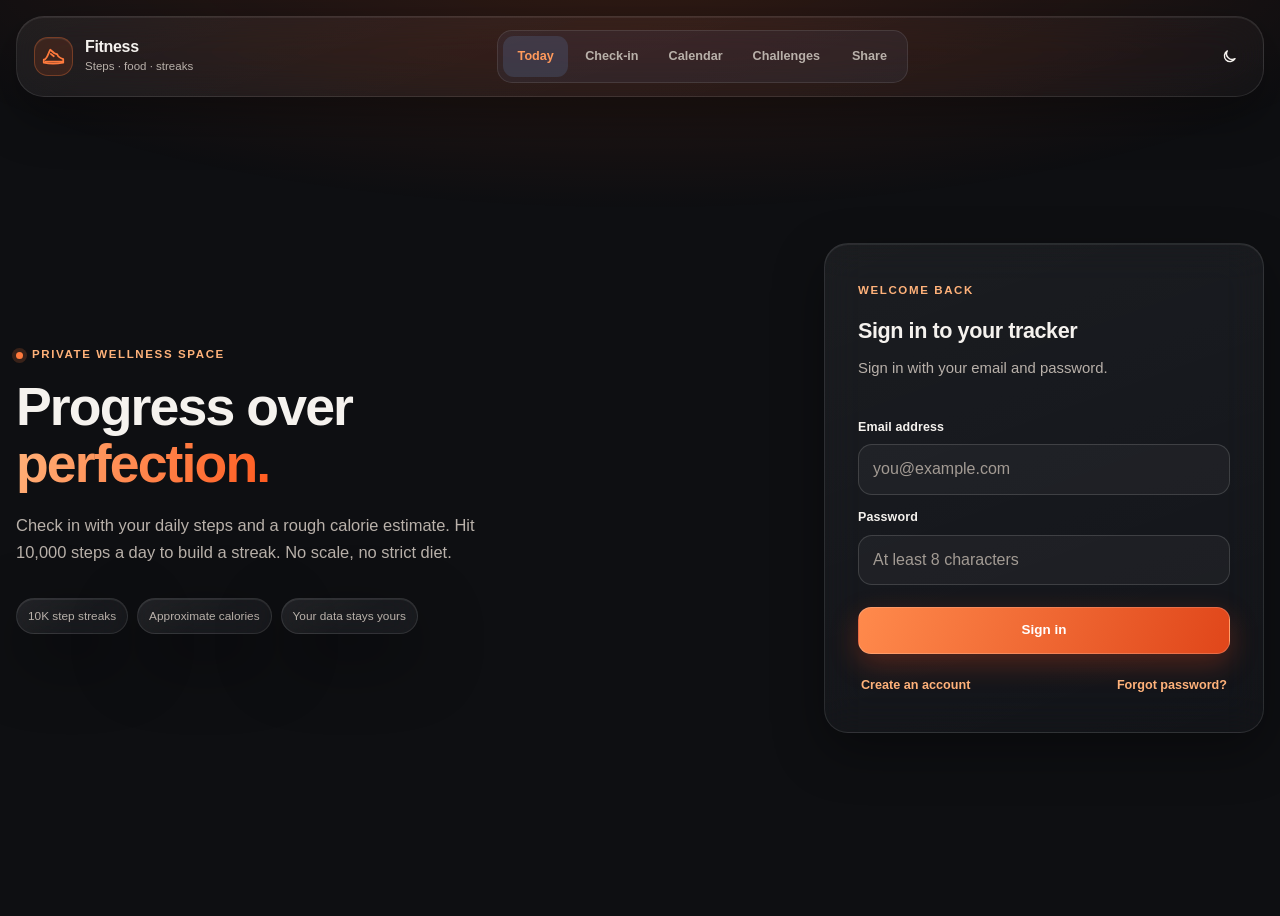
<file: index.html>
<!doctype html>
<html lang="en" data-theme="dark">
<head>
  <meta charset="utf-8">
  <meta name="viewport" content="width=device-width, initial-scale=1, viewport-fit=cover">
  <meta name="app-build" content="20261128-1513">
  <style id="critical">html{-webkit-text-size-adjust:100%;text-size-adjust:100%;background:#0E0F12;color-scheme:dark}html[data-theme="light"]{background:#F6F3EF;color-scheme:light}body{margin:0;background:transparent;font-family:-apple-system,BlinkMacSystemFont,"Segoe UI","Helvetica Neue",Arial,sans-serif}</style>
  <meta name="apple-mobile-web-app-capable" content="yes">
  <meta name="apple-mobile-web-app-title" content="Fitness">
  <meta name="theme-color" content="#0E0F12">
  <meta name="robots" content="noindex, nofollow, noarchive">
  <meta name="description" content="Private daily wellness tracker for food, steps, fasting and flexible days.">
  <title>Fitness | Today</title>
  <link rel="icon" type="image/svg+xml" href="/fitness-icon.svg?v=20261123-shoe">
  <link rel="icon" type="image/png" sizes="192x192" href="/fitness-icon-192.png?v=20261123-shoe">
  <link rel="manifest" href="/manifest.webmanifest">
  <link rel="preconnect" href="https://pazcqsayftolmjxgqtwj.supabase.co" crossorigin>
  <link rel="apple-touch-icon" sizes="180x180" href="/fitness-icon-180.png?v=20261123-shoe">
  <link rel="stylesheet" href="/css/today.css?v=20261128-1513">

  <script>try{const mode=localStorage.getItem('fitness-theme')==='light'?'light':'dark';document.documentElement.dataset.theme=mode;document.querySelector('meta[name="theme-color"]').setAttribute('content',mode==='light'?'#f5f7fb':'#0E0F12')}catch(e){}</script>
  <script defer src="/page-loading.js?v=20261126-settings-v1"></script>
  <script defer src="/vendor/supabase-js-2.119.2.min.js"></script>
  <script defer src="/config.js"></script>
  <script defer src="/progress-metrics.js?v=20261121-declutter-v1"></script>
  <script defer src="/story-card.js?v=20261127-sun-v1"></script>
  <script defer src="/weekly-recap.js?v=20261127-sun-v1"></script>
  <script defer src="/badges.js?v=20261127-sun-v1"></script>
  <script defer src="/badge-3d.js?v=20261128-gifshare-v1"></script>
  <script defer src="/wear-medal.js?v=20261128-gif-v2"></script>
  <script defer src="/challenge-medals.js?v=20261123-challenges-v1"></script>
  <script defer src="/challenges.js?v=20261128-gifshare-v2"></script>
  <script defer src="/today-hero.js?v=20261127-sun-v1"></script>
  <script defer src="/app.js?v=20261127-sun-v1"></script>
</head>
<body>
  <a class="skip-link" href="#main-content">Skip to content</a>
  <div class="layout">
    <header class="app-header" aria-label="Fitness Tracker">
      <a class="tracker-identity" href="/" aria-label="Fitness Tracker home">
        <span class="tracker-mark" aria-hidden="true">
          <svg viewBox="1 5 39 33" fill="none" stroke="currentColor" stroke-width="3" stroke-linecap="round" stroke-linejoin="round"><path d="M4 27C10 26 11 17 15 10L22 16L27 18C28 23 34 25 37 26L37 32Q19 35 4 32Z"/><path d="M16 17L21 21M7 30H36"/></svg>
        </span>
        <span class="tracker-heading"><strong>Fitness</strong><small>Steps · food · streaks</small></span>
      </a>
      <nav class="desktop-page-nav" aria-label="Tracker pages">
        <a href="/" class="page-nav-link is-active" aria-current="page">Today</a>
        <a href="/log.html" class="page-nav-link">Check-in</a>
        <a href="/history.html" class="page-nav-link">Calendar</a>
        <a href="/challenges.html" class="page-nav-link">Challenges</a>
        <a href="/share.html" class="page-nav-link">Share</a>
      </nav>
      <div class="tracker-actions">
        <button class="theme-toggle" id="themeToggle" type="button" aria-label="Switch to light mode" aria-pressed="false" title="Light mode">
          <svg class="theme-icon theme-icon-moon" viewBox="0 0 24 24" fill="none" stroke="currentColor" stroke-width="2" stroke-linecap="round" stroke-linejoin="round" aria-hidden="true"><path d="M19.8 15.1A8 8 0 0 1 8.9 4.2 8 8 0 1 0 19.8 15.1Z"/></svg>
          <svg class="theme-icon theme-icon-sun" viewBox="0 0 24 24" fill="none" stroke="currentColor" stroke-width="2" stroke-linecap="round" stroke-linejoin="round" aria-hidden="true"><circle cx="12" cy="12" r="3.4"/><path d="M12 3v1.8M12 19.2V21M3 12h1.8M19.2 12H21M5.64 5.64l1.27 1.27M17.09 17.09l1.27 1.27M5.64 18.36l1.27-1.27M17.09 6.91l1.27-1.27"/></svg>
        </button>
        <a class="account-btn" id="accountBtn" href="/settings.html" aria-label="Settings" title="Settings" hidden>
          <svg viewBox="0 0 24 24" fill="none" stroke="currentColor" stroke-width="1.9" stroke-linecap="round" stroke-linejoin="round" aria-hidden="true"><circle cx="12" cy="12" r="3.2"/><path d="M19.4 15a1.7 1.7 0 0 0 .3 1.8l.1.1a2 2 0 1 1-2.8 2.8l-.1-.1a1.7 1.7 0 0 0-1.8-.3 1.7 1.7 0 0 0-1 1.5V21a2 2 0 1 1-4 0v-.1a1.7 1.7 0 0 0-1.1-1.5 1.7 1.7 0 0 0-1.8.3l-.1.1a2 2 0 1 1-2.8-2.8l.1-.1a1.7 1.7 0 0 0 .3-1.8 1.7 1.7 0 0 0-1.5-1H3a2 2 0 1 1 0-4h.1a1.7 1.7 0 0 0 1.5-1.1 1.7 1.7 0 0 0-.3-1.8l-.1-.1a2 2 0 1 1 2.8-2.8l.1.1a1.7 1.7 0 0 0 1.8.3H9a1.7 1.7 0 0 0 1-1.5V3a2 2 0 1 1 4 0v.1a1.7 1.7 0 0 0 1 1.5 1.7 1.7 0 0 0 1.8-.3l.1-.1a2 2 0 1 1 2.8 2.8l-.1.1a1.7 1.7 0 0 0-.3 1.8V9a1.7 1.7 0 0 0 1.5 1H21a2 2 0 1 1 0 4h-.1a1.7 1.7 0 0 0-1.5 1Z"/></svg>
        </a>
      </div>
    </header>
    <div id="main-content">
    <div id="globalAlert" class="global-alert" role="status" aria-live="polite" hidden></div>

    <section id="authView" class="auth-layout" aria-labelledby="authTitle">
      <div class="auth-intro">
        <span class="eyebrow"><span class="live-dot"></span> PRIVATE WELLNESS SPACE</span>
        <h1>Progress over<br><span class="gradient-text">perfection.</span></h1>
        <p>Check in with your daily steps and a rough calorie estimate. Hit 10,000 steps a day to build a streak. No scale, no strict diet.</p>
        <div class="auth-steps">
          <span>10K step streaks</span>
          <span>Approximate calories</span>
          <span>Your data stays yours</span>
        </div>
      </div>
      <div class="glass-card auth-card">
        <span class="eyebrow">WELCOME BACK</span>
        <h2 id="authTitle">Sign in to your tracker</h2>
        <p class="muted auth-description">Sign in with your email and password.</p>
        <form id="authForm" class="form-stack">
          <label for="authEmail">Email address</label>
          <input id="authEmail" name="email" type="email" autocomplete="email" placeholder="you@example.com" required maxlength="254">
          <label for="authPassword">Password</label>
          <input id="authPassword" name="password" type="password" autocomplete="current-password" placeholder="At least 8 characters" minlength="8" required>
          <button id="authSubmit" class="button primary full" type="submit">Sign in</button>
        </form>
        <div class="auth-links">
          <button class="text-button" id="toggleSignup" type="button">Create an account</button>
          <button class="text-button" id="forgotPassword" type="button">Forgot password?</button>
        </div>
        <div id="resetView" hidden>
          <p class="muted">Choose a new password for your account.</p>
          <form id="resetForm" class="form-stack">
            <label for="newPassword">New password</label>
            <input id="newPassword" type="password" required minlength="8" autocomplete="new-password">
            <button class="button primary full" type="submit">Update password</button>
          </form>
        </div>
        <div id="authMessage" class="inline-message" role="status" aria-live="polite"></div>
      </div>
    </section>

    <main id="appView" data-page="todaySection" hidden>
      <section class="today-top" id="todaySection" aria-labelledby="todayTitle">
        <div class="today-top-copy">
          <span class="today-greeting" id="todayGreeting">Hello</span>
          <h1 id="todayTitle">Let's walk.</h1>
          <p class="muted small" id="overviewDay">Today</p>
        </div>
        <span class="streak-pill" id="streakPill" aria-label="10K streak"><svg class="ico-flame" viewBox="0 0 24 24" width="1em" height="1em" aria-hidden="true"><path fill="currentColor" d="M12.6 2.2c.4 3-1.2 4.6-2.7 6.2C8.4 10 7 11.6 7 14.3A5 5 0 0 0 12 19.5a5 5 0 0 0 5-5.2c0-2.2-1-3.6-2-4.8.1 1.6-.5 2.7-1.6 3.1.6-3.7-.3-7.4-.8-10.4Z"/><path fill="currentColor" opacity=".55" d="M12 21.8c-3.9 0-7.2-3-7.2-7.4 0-1.6.4-3 1.1-4.2-.1 3.6 1.7 7.4 6.1 7.4s6.2-3.8 6.1-7.4c.7 1.2 1.1 2.6 1.1 4.2 0 4.4-3.3 7.4-7.2 7.4Z"/></svg> <span id="streakCurrent">0</span> <span id="streakPillUnit">days</span></span>
      </section>

      <section id="trackerSwitcher" class="glass-card tracker-switcher" hidden aria-label="Choose a progress tracker">
        <div><label for="trackerSelect">VIEWING PROGRESS</label><p class="muted small">Choose whose progress to view.</p></div>
        <select id="trackerSelect" aria-label="Progress tracker"><option value="mine">My progress</option></select>
        <span class="pill" id="viewOnlyBadge" hidden>View only</span>
      </section>

      <section class="glass-card today-hero" aria-label="Today's steps">
        <div class="steps-ring" id="stepsRing" role="progressbar" aria-label="Steps today" aria-valuemin="0" aria-valuemax="10000" aria-valuenow="0">
          <svg viewBox="0 0 230 230" aria-hidden="true">
            <defs><linearGradient id="stepsRingGrad" x1="0" y1="0" x2="1" y2="1"><stop offset="0" stop-color="#FFB27A"/><stop offset="1" stop-color="#FF4F14"/></linearGradient></defs>
            <circle class="steps-ring-track" cx="115" cy="115" r="96"/>
            <circle class="steps-ring-arc" id="stepsRingArc" cx="115" cy="115" r="96" stroke-dasharray="0 603.2" transform="rotate(-90 115 115)"/>
          </svg>
          <div class="steps-ring-core">
            <span class="steps-ring-label">STEPS</span>
            <strong id="stepValue">—</strong>
            <small id="stepMeta">of 10,000</small>
          </div>
        </div>
        <div class="hero-stats">
          <div id="heroKmBox"><strong id="heroKm">—</strong><span>est. km</span></div>
          <div id="heroCalBox"><strong id="calValue">—</strong><span>food kcal (est.)</span></div>
          <div id="heroFastBox"><strong id="fastValue">—</strong><span id="fastMeta">fasted</span></div>
        </div>
        <button id="quickLogBtn" type="button" class="button primary hero-cta">Log steps</button>
        <a class="hero-more" id="heroMoreLink" href="/log.html">Add food or notes</a>
      </section>

      <section class="glass-card landmark-today" id="landmarkToday" hidden aria-labelledby="landmarkHead">
        <div class="landmark-art" id="landmarkArt" aria-hidden="true"></div>
        <div class="landmark-copy">
          <span class="landmark-tag" id="landmarkTag">Today</span>
          <h2 id="landmarkHead">Where will your steps take you today?</h2>
          <p class="muted small" id="landmarkSub"></p>
          <div class="landmark-track" aria-hidden="true"><span id="landmarkBar"></span></div>
          <p class="landmark-next" id="landmarkNext"></p>
        </div>
      </section>

      <section class="glass-card week-bars" aria-labelledby="weekBarsTitle">
        <div class="week-bars-head"><h2 id="weekBarsTitle">This week</h2><span id="weekCount">0 of 7 at 10K</span></div>
        <div class="week-chart" id="weekChart" role="img" aria-label="Steps for each day this week"></div>
        <p class="week-foot muted small">Best streak <strong id="streakBest">0</strong> <span id="streakBestUnit">days</span> · <span id="streakMessage">Reach 10,000 steps each day to keep your streak alive.</span></p>
        <button type="button" class="week-highlight" id="weekHighlight" hidden>
          <span class="wh-art" id="weekHighlightArt" aria-hidden="true"></span>
          <span class="wh-copy"><small id="weekHighlightKicker">THIS WEEK SO FAR</small><strong id="weekHighlightKm">0 km</strong><span id="weekHighlightText"></span></span>
          <svg class="wh-chev" viewBox="0 0 24 24" fill="none" stroke="currentColor" stroke-width="2" stroke-linecap="round" stroke-linejoin="round" aria-hidden="true"><path d="m9 6 6 6-6 6"/></svg>
        </button>
      </section>

      <a class="glass-card challenge-strip" id="challengeStrip" href="/challenges.html" hidden>
        <span class="challenge-strip-medal" id="challengeStripMedal" aria-hidden="true"></span>
        <span class="challenge-strip-copy">
          <strong id="challengeStripTitle">This month's challenge</strong>
          <span class="challenge-strip-track"><span id="challengeStripBar"></span></span>
          <small id="challengeStripText"></small>
        </span>
        <small class="challenge-strip-days" id="challengeStripDays"></small>
      </a>
      <section class="today-actions" id="storySection" aria-label="Recap and story">
        <button type="button" class="button subtle" id="recapOpenBtn" hidden>Week recap</button>
        <button id="storyOpenBtn" type="button" class="button subtle">Share story</button>
      </section>
      <dialog class="quick-sheet" id="quickSheet" aria-labelledby="quickSheetTitle">
        <form method="dialog" class="qs-form" id="quickSheetForm" novalidate>
          <div class="qs-grab" aria-hidden="true"></div>
          <div class="qs-head">
            <h2 id="quickSheetTitle">Log steps</h2>
            <button type="button" class="story-close" id="quickSheetClose" aria-label="Close">×</button>
          </div>
          <div class="qs-days" role="radiogroup" aria-label="Day">
            <button type="button" role="radio" data-qs-day="0" aria-checked="true">Today</button>
            <button type="button" role="radio" data-qs-day="-1" aria-checked="false">Yesterday</button>
          </div>
          <label class="qs-label" for="quickSteps"><span id="quickStepsLabel">Today's total steps</span></label>
          <input id="quickSteps" type="text" inputmode="numeric" pattern="[0-9,]*" autocomplete="off" enterkeyhint="done" placeholder="0">
          <p class="qs-live" id="quickStepsLive">Copy the total from your phone's Health app.</p>
          <p class="qs-msg" id="quickSheetMsg" role="status" aria-live="polite"></p>
          <button type="submit" class="button primary qs-save" id="quickSheetSave">Save steps</button>
          <a class="qs-more" href="/log.html" id="quickSheetMore">Add food or notes instead</a>
        </form>
      </dialog>
      <dialog class="recap-dialog badge-dialog" id="badgeDialog" aria-labelledby="badgeTitle">
        <div class="recap-head"><span class="badge-kicker">NEW BADGE UNLOCKED</span><button id="badgeClose" type="button" class="story-close" aria-label="Close">×</button></div>
        <div class="badge-art" id="badgeArt"></div>
        <h2 id="badgeTitle">Badge</h2>
        <p id="badgeText" class="recap-line"></p>
        <p id="badgeNext" class="badge-next"></p>
        <div class="badge-actions"><button id="badgeWear" type="button" class="button primary badge-wear"><svg viewBox="0 0 24 24" fill="none" stroke="currentColor" stroke-width="2" stroke-linecap="round" stroke-linejoin="round" aria-hidden="true"><path d="M4 8h3l2-3h6l2 3h3v11H4z"/><circle cx="12" cy="13" r="3.5"/></svg> Wear it</button><button id="badgeShare" type="button" class="button subtle">Share</button><button id="badgeKeep" type="button" class="button subtle">Keep walking</button></div>
      </dialog>
      <dialog class="recap-dialog" id="recapDialog" aria-labelledby="recapPeriod">
        <div class="recap-head"><span id="recapPeriod">Last week</span><button id="recapClose" type="button" class="story-close" aria-label="Close recap">×</button></div>
        <div class="recap-slide" id="recapSlide" aria-live="polite"></div>
        <div class="recap-dots" id="recapDots" aria-hidden="true"></div>
        <div class="recap-actions">
          <button id="recapBack" type="button" class="button subtle" aria-label="Previous slide">‹</button>
          <button id="recapShare" type="button" class="button subtle">Share</button>
          <button id="recapNext" type="button" class="button primary">Next</button>
        </div>
        <p id="recapStatus" class="story-status" role="status" aria-live="polite"></p>
      </dialog>
      <dialog class="story-dialog" id="storyDialog" aria-labelledby="storyDialogTitle">
        <div class="story-dialog-header"><h2 id="storyDialogTitle">Your achievement story</h2><button id="storyCloseBtn" type="button" class="story-close" aria-label="Close preview">×</button></div>
        <div class="story-date-control">
          <label for="storySelectedDate">Story for</label>
          <input id="storySelectedDate" type="date" aria-describedby="storyDateHelp">
        </div>
        <p id="storyDateHelp" class="story-date-help">Choose any day to see that month as it stood then. Flames mark days at 10K steps. Pick a story or just the card.</p>
        <div class="story-format" role="radiogroup" aria-label="Image format"><button type="button" role="radio" aria-checked="true" data-story-format="story">Story 9:16</button><button type="button" role="radio" aria-checked="false" data-story-format="card">Card only</button></div>
        <div class="story-preview-shell"><img id="storyPreviewImage" alt="Monthly fitness card: a calendar where 10K-step days show a flame, logged days show their steps, and a weekly column with your current 10K streak" width="1080" height="1920"></div>
        <p id="storyPreviewCaption" class="story-preview-caption">Story or card · Ready to share</p>
        <div class="story-dialog-actions"><button id="storyDownloadBtn" type="button" class="button subtle">Save image</button><button id="storyShareBtn" type="button" class="button primary">Share story</button></div>
        <p id="storyStatus" class="story-status" role="status" aria-live="polite"></p>
      </dialog>
      <nav class="app-bottom-nav" id="appBottomNav" aria-label="Tracker navigation">
        <div class="app-bottom-nav-inner">
          <a class="bottom-tab is-active" href="/" data-nav-target="todaySection" aria-current="page">
            <svg viewBox="0 0 24 24" fill="none" stroke="currentColor" stroke-width="1.8" stroke-linecap="round" stroke-linejoin="round" aria-hidden="true"><path d="m3 10 9-7 9 7v10a1 1 0 0 1-1 1h-6v-7h-4v7H4a1 1 0 0 1-1-1V10Z"/></svg><span>Today</span>
          </a>
          <a class="bottom-tab" href="/log.html" data-nav-target="logSection">
            <svg viewBox="0 0 24 24" fill="none" stroke="currentColor" stroke-width="1.8" stroke-linecap="round" stroke-linejoin="round" aria-hidden="true"><path d="M12 5v14M5 12h14"/></svg><span>Check-in</span>
          </a>
          <a class="bottom-tab" href="/history.html" data-nav-target="historySection">
            <svg viewBox="0 0 24 24" fill="none" stroke="currentColor" stroke-width="1.8" stroke-linecap="round" stroke-linejoin="round" aria-hidden="true"><rect x="3" y="5" width="18" height="16" rx="2"/><path d="M7 3v4m10-4v4M3 10h18"/></svg><span>Calendar</span>
          </a>
          <a class="bottom-tab" href="/challenges.html" data-nav-target="challengesSection">
            <svg viewBox="0 0 24 24" fill="none" stroke="currentColor" stroke-width="1.8" stroke-linecap="round" stroke-linejoin="round" aria-hidden="true"><path d="M8 3h8v5a4 4 0 0 1-8 0V3Z"/><path d="M8 5H5v1a3 3 0 0 0 3 3M16 5h3v1a3 3 0 0 1-3 3M12 12v4M8.5 21h7M10 16h4l1 5H9l1-5Z"/></svg><span>Challenges</span>
          </a>
          <a class="bottom-tab" href="/share.html" id="bottomShareBtn" data-nav-target="sharingPanel">
            <svg viewBox="0 0 24 24" fill="none" stroke="currentColor" stroke-width="1.8" stroke-linecap="round" stroke-linejoin="round" aria-hidden="true"><circle cx="9" cy="8" r="3"/><path d="M3.5 19v-2a5.5 5.5 0 0 1 11 0v2m3-9h5m-2.5-2.5v5"/></svg><span>Share</span>
          </a>
        </div>
      </nav>
      <footer class="footer">
        <span>Private wellness tracker · Your progress stays yours</span>
      </footer>
    </main>
    </div>
  </div>
</body>
</html>
</file>
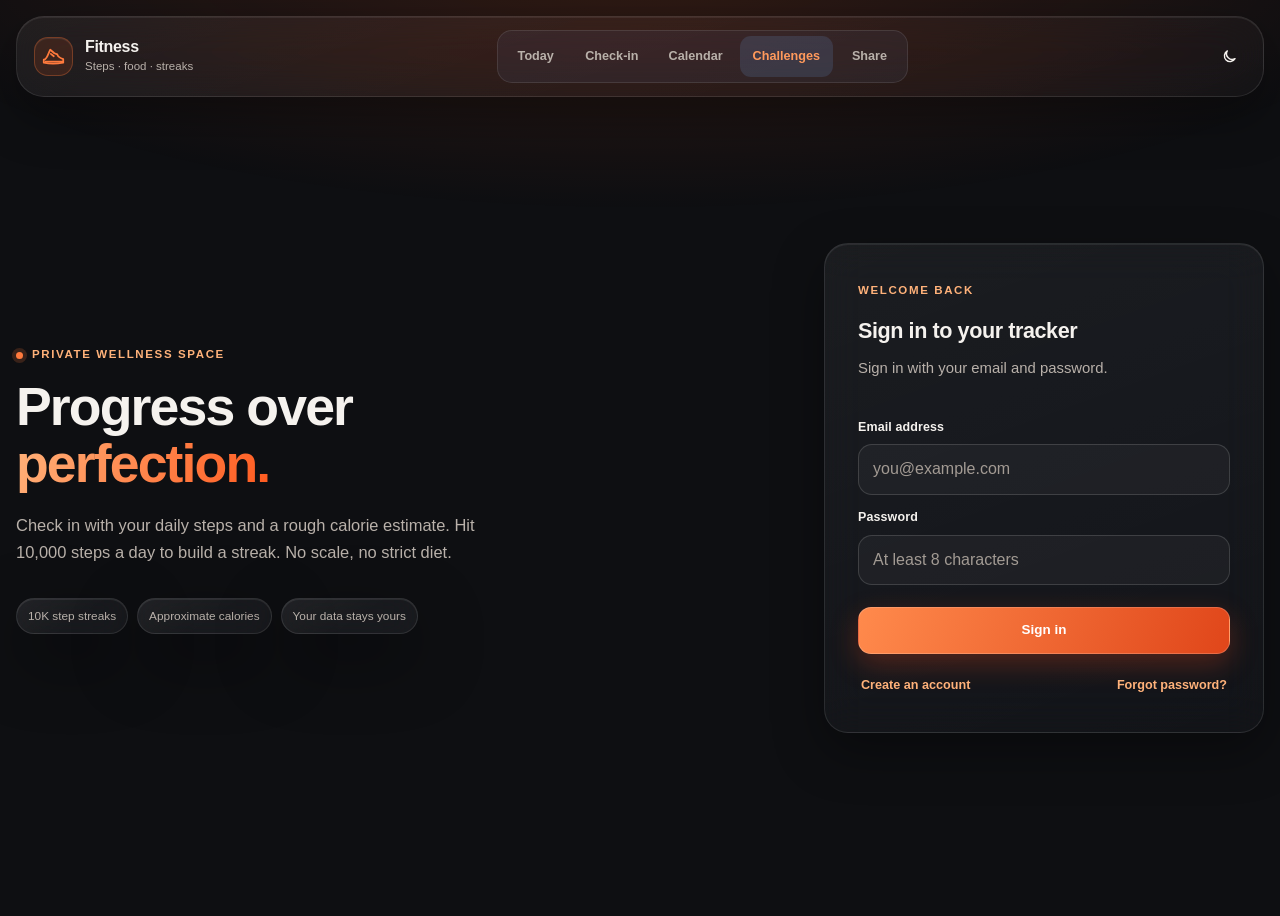
<file: challenges.html>
<!doctype html>
<html lang="en" data-theme="dark">
<head>
  <meta charset="utf-8">
  <meta name="viewport" content="width=device-width, initial-scale=1, viewport-fit=cover">
  <meta name="app-build" content="20261128-1513">
  <style id="critical">html{-webkit-text-size-adjust:100%;text-size-adjust:100%;background:#0E0F12;color-scheme:dark}html[data-theme="light"]{background:#F6F3EF;color-scheme:light}body{margin:0;background:transparent;font-family:-apple-system,BlinkMacSystemFont,"Segoe UI","Helvetica Neue",Arial,sans-serif}</style>
  <meta name="apple-mobile-web-app-capable" content="yes">
  <meta name="apple-mobile-web-app-title" content="Fitness">
  <meta name="theme-color" content="#0E0F12">
  <meta name="robots" content="noindex, nofollow, noarchive">
  <meta name="description" content="Private daily wellness tracker for food, steps, fasting and flexible days.">
  <title>Fitness | Challenges</title>
  <link rel="icon" type="image/svg+xml" href="/fitness-icon.svg?v=20261123-shoe">
  <link rel="icon" type="image/png" sizes="192x192" href="/fitness-icon-192.png?v=20261123-shoe">
  <link rel="manifest" href="/manifest.webmanifest">
  <link rel="preconnect" href="https://pazcqsayftolmjxgqtwj.supabase.co" crossorigin>
  <link rel="apple-touch-icon" sizes="180x180" href="/fitness-icon-180.png?v=20261123-shoe">
  <link rel="stylesheet" href="/css/challenges.css?v=20261128-1513">

  <script>try{const mode=localStorage.getItem('fitness-theme')==='light'?'light':'dark';document.documentElement.dataset.theme=mode;document.querySelector('meta[name="theme-color"]').setAttribute('content',mode==='light'?'#f5f7fb':'#0E0F12')}catch(e){}</script>
  <script defer src="/page-loading.js?v=20261126-settings-v1"></script>
  <script defer src="/vendor/supabase-js-2.119.2.min.js"></script>
  <script defer src="/config.js"></script>
  <script defer src="/progress-metrics.js?v=20261121-declutter-v1"></script>
  <script defer src="/weekly-recap.js?v=20261127-sun-v1"></script>
  <script defer src="/badges.js?v=20261127-sun-v1"></script>
  <script defer src="/badge-3d.js?v=20261128-gifshare-v1"></script>
  <script defer src="/wear-medal.js?v=20261128-gif-v2"></script>
  <script defer src="/challenge-medals.js?v=20261123-challenges-v1"></script>
  <script defer src="/challenges.js?v=20261128-gifshare-v2"></script>
  <script defer src="/pages-ember.js?v=20261126-settings-v1"></script>
  <script defer src="/app.js?v=20261127-sun-v1"></script>
</head>
<body>
  <a class="skip-link" href="#main-content">Skip to content</a>
  <div class="layout">
    <header class="app-header" aria-label="Fitness Tracker">
      <a class="tracker-identity" href="/" aria-label="Fitness Tracker home">
        <span class="tracker-mark" aria-hidden="true">
          <svg viewBox="1 5 39 33" fill="none" stroke="currentColor" stroke-width="3" stroke-linecap="round" stroke-linejoin="round"><path d="M4 27C10 26 11 17 15 10L22 16L27 18C28 23 34 25 37 26L37 32Q19 35 4 32Z"/><path d="M16 17L21 21M7 30H36"/></svg>
        </span>
        <span class="tracker-heading"><strong>Fitness</strong><small>Steps · food · streaks</small></span>
      </a>
      <nav class="desktop-page-nav" aria-label="Tracker pages">
        <a href="/" class="page-nav-link">Today</a>
        <a href="/log.html" class="page-nav-link">Check-in</a>
        <a href="/history.html" class="page-nav-link">Calendar</a>
        <a href="/challenges.html" class="page-nav-link is-active" aria-current="page">Challenges</a>
        <a href="/share.html" class="page-nav-link">Share</a>
      </nav>
      <div class="tracker-actions">
        <button class="theme-toggle" id="themeToggle" type="button" aria-label="Switch to light mode" aria-pressed="false" title="Light mode">
          <svg class="theme-icon theme-icon-moon" viewBox="0 0 24 24" fill="none" stroke="currentColor" stroke-width="2" stroke-linecap="round" stroke-linejoin="round" aria-hidden="true"><path d="M19.8 15.1A8 8 0 0 1 8.9 4.2 8 8 0 1 0 19.8 15.1Z"/></svg>
          <svg class="theme-icon theme-icon-sun" viewBox="0 0 24 24" fill="none" stroke="currentColor" stroke-width="2" stroke-linecap="round" stroke-linejoin="round" aria-hidden="true"><circle cx="12" cy="12" r="3.4"/><path d="M12 3v1.8M12 19.2V21M3 12h1.8M19.2 12H21M5.64 5.64l1.27 1.27M17.09 17.09l1.27 1.27M5.64 18.36l1.27-1.27M17.09 6.91l1.27-1.27"/></svg>
        </button>
        <a class="account-btn" id="accountBtn" href="/settings.html" aria-label="Settings" title="Settings" hidden>
          <svg viewBox="0 0 24 24" fill="none" stroke="currentColor" stroke-width="1.9" stroke-linecap="round" stroke-linejoin="round" aria-hidden="true"><circle cx="12" cy="12" r="3.2"/><path d="M19.4 15a1.7 1.7 0 0 0 .3 1.8l.1.1a2 2 0 1 1-2.8 2.8l-.1-.1a1.7 1.7 0 0 0-1.8-.3 1.7 1.7 0 0 0-1 1.5V21a2 2 0 1 1-4 0v-.1a1.7 1.7 0 0 0-1.1-1.5 1.7 1.7 0 0 0-1.8.3l-.1.1a2 2 0 1 1-2.8-2.8l.1-.1a1.7 1.7 0 0 0 .3-1.8 1.7 1.7 0 0 0-1.5-1H3a2 2 0 1 1 0-4h.1a1.7 1.7 0 0 0 1.5-1.1 1.7 1.7 0 0 0-.3-1.8l-.1-.1a2 2 0 1 1 2.8-2.8l.1.1a1.7 1.7 0 0 0 1.8.3H9a1.7 1.7 0 0 0 1-1.5V3a2 2 0 1 1 4 0v.1a1.7 1.7 0 0 0 1 1.5 1.7 1.7 0 0 0 1.8-.3l.1-.1a2 2 0 1 1 2.8 2.8l-.1.1a1.7 1.7 0 0 0-.3 1.8V9a1.7 1.7 0 0 0 1.5 1H21a2 2 0 1 1 0 4h-.1a1.7 1.7 0 0 0-1.5 1Z"/></svg>
        </a>
      </div>
    </header>
    <div id="main-content">
    <div id="globalAlert" class="global-alert" role="status" aria-live="polite" hidden></div>

    <section id="authView" class="auth-layout" aria-labelledby="authTitle">
      <div class="auth-intro">
        <span class="eyebrow"><span class="live-dot"></span> PRIVATE WELLNESS SPACE</span>
        <h1>Progress over<br><span class="gradient-text">perfection.</span></h1>
        <p>Check in with your daily steps and a rough calorie estimate. Hit 10,000 steps a day to build a streak. No scale, no strict diet.</p>
        <div class="auth-steps">
          <span>10K step streaks</span>
          <span>Approximate calories</span>
          <span>Your data stays yours</span>
        </div>
      </div>
      <div class="glass-card auth-card">
        <span class="eyebrow">WELCOME BACK</span>
        <h2 id="authTitle">Sign in to your tracker</h2>
        <p class="muted auth-description">Sign in with your email and password.</p>
        <form id="authForm" class="form-stack">
          <label for="authEmail">Email address</label>
          <input id="authEmail" name="email" type="email" autocomplete="email" placeholder="you@example.com" required maxlength="254">
          <label for="authPassword">Password</label>
          <input id="authPassword" name="password" type="password" autocomplete="current-password" placeholder="At least 8 characters" minlength="8" required>
          <button id="authSubmit" class="button primary full" type="submit">Sign in</button>
        </form>
        <div class="auth-links">
          <button class="text-button" id="toggleSignup" type="button">Create an account</button>
          <button class="text-button" id="forgotPassword" type="button">Forgot password?</button>
        </div>
        <div id="resetView" hidden>
          <p class="muted">Choose a new password for your account.</p>
          <form id="resetForm" class="form-stack">
            <label for="newPassword">New password</label>
            <input id="newPassword" type="password" required minlength="8" autocomplete="new-password">
            <button class="button primary full" type="submit">Update password</button>
          </form>
        </div>
        <div id="authMessage" class="inline-message" role="status" aria-live="polite"></div>
      </div>
    </section>

    <main id="appView" data-page="challengesSection" hidden>
      <section class="page-intro" aria-labelledby="pageTitle"><div><h1 id="pageTitle">Challenges</h1><p>A new challenge every month. Every walk counts toward it, and anyone who reaches the Bronze distance wins a medal. Plus badges for your own milestones.</p></div></section>
      <section id="trackerSwitcher" class="glass-card tracker-switcher" hidden aria-label="Choose a progress tracker">
        <div><label for="trackerSelect">VIEWING PROGRESS</label><p class="muted small">Choose whose progress to view.</p></div>
        <select id="trackerSelect" aria-label="Progress tracker"><option value="mine">My progress</option></select>
        <span class="pill" id="viewOnlyBadge" hidden>View only</span>
      </section>
      <div class="story-format ch-tabs" role="radiogroup" aria-label="Show">
        <button type="button" role="radio" aria-checked="true" data-ch-tab="challenges">Monthly challenges</button>
        <button type="button" role="radio" aria-checked="false" data-ch-tab="badges">My badges</button>
      </div>
      <button type="button" class="wear-cta" id="wearOpenBtn" hidden><svg viewBox="0 0 24 24" fill="none" stroke="currentColor" stroke-width="2" stroke-linecap="round" stroke-linejoin="round" aria-hidden="true"><path d="M4 8h3l2-3h6l2 3h3v11H4z"/><circle cx="12" cy="13" r="3.5"/></svg><span><strong>Try on your medals</strong><small>Put it on a photo · save as a GIF</small></span></button>
      <div id="challengesRoot" class="challenges-root" aria-live="polite"><p class="muted">Loading challenges…</p></div>
      <p id="challengesStatus" class="story-status" role="status" aria-live="polite"></p>
      <dialog class="recap-dialog badge-dialog" id="badgeDialog" aria-labelledby="badgeTitle">
        <div class="recap-head"><span class="badge-kicker">NEW BADGE UNLOCKED</span><button id="badgeClose" type="button" class="story-close" aria-label="Close">×</button></div>
        <div class="badge-art" id="badgeArt"></div>
        <h2 id="badgeTitle">Badge</h2>
        <p id="badgeText" class="recap-line"></p>
        <p id="badgeNext" class="badge-next"></p>
        <div class="badge-actions"><button id="badgeWear" type="button" class="button primary badge-wear"><svg viewBox="0 0 24 24" fill="none" stroke="currentColor" stroke-width="2" stroke-linecap="round" stroke-linejoin="round" aria-hidden="true"><path d="M4 8h3l2-3h6l2 3h3v11H4z"/><circle cx="12" cy="13" r="3.5"/></svg> Wear it</button><button id="badgeShare" type="button" class="button subtle">Share</button><button id="badgeKeep" type="button" class="button subtle">Keep walking</button></div>
      </dialog>
      <nav class="app-bottom-nav" id="appBottomNav" aria-label="Tracker navigation">
        <div class="app-bottom-nav-inner">
          <a class="bottom-tab" href="/" data-nav-target="todaySection">
            <svg viewBox="0 0 24 24" fill="none" stroke="currentColor" stroke-width="1.8" stroke-linecap="round" stroke-linejoin="round" aria-hidden="true"><path d="m3 10 9-7 9 7v10a1 1 0 0 1-1 1h-6v-7h-4v7H4a1 1 0 0 1-1-1V10Z"/></svg><span>Today</span>
          </a>
          <a class="bottom-tab" href="/log.html" data-nav-target="logSection">
            <svg viewBox="0 0 24 24" fill="none" stroke="currentColor" stroke-width="1.8" stroke-linecap="round" stroke-linejoin="round" aria-hidden="true"><path d="M12 5v14M5 12h14"/></svg><span>Check-in</span>
          </a>
          <a class="bottom-tab" href="/history.html" data-nav-target="historySection">
            <svg viewBox="0 0 24 24" fill="none" stroke="currentColor" stroke-width="1.8" stroke-linecap="round" stroke-linejoin="round" aria-hidden="true"><rect x="3" y="5" width="18" height="16" rx="2"/><path d="M7 3v4m10-4v4M3 10h18"/></svg><span>Calendar</span>
          </a>
          <a class="bottom-tab is-active" href="/challenges.html" data-nav-target="challengesSection" aria-current="page">
            <svg viewBox="0 0 24 24" fill="none" stroke="currentColor" stroke-width="1.8" stroke-linecap="round" stroke-linejoin="round" aria-hidden="true"><path d="M8 3h8v5a4 4 0 0 1-8 0V3Z"/><path d="M8 5H5v1a3 3 0 0 0 3 3M16 5h3v1a3 3 0 0 1-3 3M12 12v4M8.5 21h7M10 16h4l1 5H9l1-5Z"/></svg><span>Challenges</span>
          </a>
          <a class="bottom-tab" href="/share.html" id="bottomShareBtn" data-nav-target="sharingPanel">
            <svg viewBox="0 0 24 24" fill="none" stroke="currentColor" stroke-width="1.8" stroke-linecap="round" stroke-linejoin="round" aria-hidden="true"><circle cx="9" cy="8" r="3"/><path d="M3.5 19v-2a5.5 5.5 0 0 1 11 0v2m3-9h5m-2.5-2.5v5"/></svg><span>Share</span>
          </a>
        </div>
      </nav>
      <footer class="footer">
        <span>Private wellness tracker · Your progress stays yours</span>
      </footer>
    </main>
    </div>
  </div>
</body>
</html>
</file>
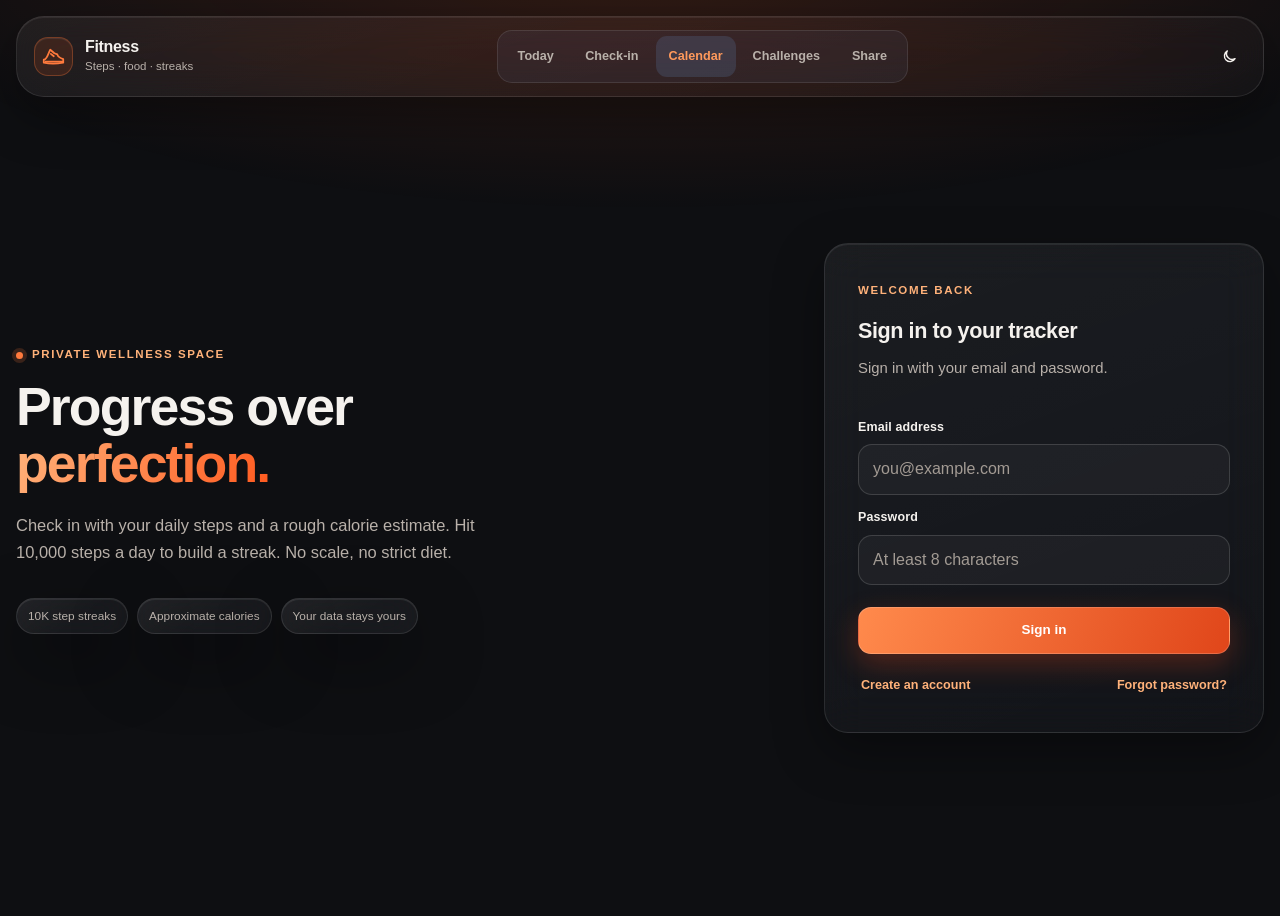
<file: history.html>
<!doctype html>
<html lang="en" data-theme="dark">
<head>
  <meta charset="utf-8">
  <meta name="viewport" content="width=device-width, initial-scale=1, viewport-fit=cover">
  <meta name="app-build" content="20261128-1513">
  <style id="critical">html{-webkit-text-size-adjust:100%;text-size-adjust:100%;background:#0E0F12;color-scheme:dark}html[data-theme="light"]{background:#F6F3EF;color-scheme:light}body{margin:0;background:transparent;font-family:-apple-system,BlinkMacSystemFont,"Segoe UI","Helvetica Neue",Arial,sans-serif}</style>
  <meta name="apple-mobile-web-app-capable" content="yes">
  <meta name="apple-mobile-web-app-title" content="Fitness">
  <meta name="theme-color" content="#0E0F12">
  <meta name="robots" content="noindex, nofollow, noarchive">
  <meta name="description" content="Private daily wellness tracker for food, steps, fasting and flexible days.">
  <title>Fitness | Calendar</title>
  <link rel="icon" type="image/svg+xml" href="/fitness-icon.svg?v=20261123-shoe">
  <link rel="icon" type="image/png" sizes="192x192" href="/fitness-icon-192.png?v=20261123-shoe">
  <link rel="manifest" href="/manifest.webmanifest">
  <link rel="preconnect" href="https://pazcqsayftolmjxgqtwj.supabase.co" crossorigin>
  <link rel="apple-touch-icon" sizes="180x180" href="/fitness-icon-180.png?v=20261123-shoe">
  <link rel="stylesheet" href="/css/app.css?v=20261128-1513">

  <script>try{const mode=localStorage.getItem('fitness-theme')==='light'?'light':'dark';document.documentElement.dataset.theme=mode;document.querySelector('meta[name="theme-color"]').setAttribute('content',mode==='light'?'#f5f7fb':'#0E0F12')}catch(e){}</script>
  <script defer src="/page-loading.js?v=20261126-settings-v1"></script>
  <script defer src="/vendor/supabase-js-2.119.2.min.js"></script>
  <script defer src="/config.js"></script>
  <script defer src="/progress-metrics.js?v=20261121-declutter-v1"></script>
  <script defer src="/csv-import.js?v=20261118-csv-history-v3"></script>
  <script defer src="/pages-ember.js?v=20261126-settings-v1"></script>
  <script defer src="/app.js?v=20261127-sun-v1"></script>
</head>
<body>
  <a class="skip-link" href="#main-content">Skip to content</a>
  <div class="layout">
    <header class="app-header" aria-label="Fitness Tracker">
      <a class="tracker-identity" href="/" aria-label="Fitness Tracker home">
        <span class="tracker-mark" aria-hidden="true">
          <svg viewBox="1 5 39 33" fill="none" stroke="currentColor" stroke-width="3" stroke-linecap="round" stroke-linejoin="round"><path d="M4 27C10 26 11 17 15 10L22 16L27 18C28 23 34 25 37 26L37 32Q19 35 4 32Z"/><path d="M16 17L21 21M7 30H36"/></svg>
        </span>
        <span class="tracker-heading"><strong>Fitness</strong><small>Steps · food · streaks</small></span>
      </a>
      <nav class="desktop-page-nav" aria-label="Tracker pages">
        <a href="/" class="page-nav-link">Today</a>
        <a href="/log.html" class="page-nav-link">Check-in</a>
        <a href="/history.html" class="page-nav-link is-active" aria-current="page">Calendar</a>
        <a href="/challenges.html" class="page-nav-link">Challenges</a>
        <a href="/share.html" class="page-nav-link">Share</a>
      </nav>
      <div class="tracker-actions">
        <button class="theme-toggle" id="themeToggle" type="button" aria-label="Switch to light mode" aria-pressed="false" title="Light mode">
          <svg class="theme-icon theme-icon-moon" viewBox="0 0 24 24" fill="none" stroke="currentColor" stroke-width="2" stroke-linecap="round" stroke-linejoin="round" aria-hidden="true"><path d="M19.8 15.1A8 8 0 0 1 8.9 4.2 8 8 0 1 0 19.8 15.1Z"/></svg>
          <svg class="theme-icon theme-icon-sun" viewBox="0 0 24 24" fill="none" stroke="currentColor" stroke-width="2" stroke-linecap="round" stroke-linejoin="round" aria-hidden="true"><circle cx="12" cy="12" r="3.4"/><path d="M12 3v1.8M12 19.2V21M3 12h1.8M19.2 12H21M5.64 5.64l1.27 1.27M17.09 17.09l1.27 1.27M5.64 18.36l1.27-1.27M17.09 6.91l1.27-1.27"/></svg>
        </button>
        <a class="account-btn" id="accountBtn" href="/settings.html" aria-label="Settings" title="Settings" hidden>
          <svg viewBox="0 0 24 24" fill="none" stroke="currentColor" stroke-width="1.9" stroke-linecap="round" stroke-linejoin="round" aria-hidden="true"><circle cx="12" cy="12" r="3.2"/><path d="M19.4 15a1.7 1.7 0 0 0 .3 1.8l.1.1a2 2 0 1 1-2.8 2.8l-.1-.1a1.7 1.7 0 0 0-1.8-.3 1.7 1.7 0 0 0-1 1.5V21a2 2 0 1 1-4 0v-.1a1.7 1.7 0 0 0-1.1-1.5 1.7 1.7 0 0 0-1.8.3l-.1.1a2 2 0 1 1-2.8-2.8l.1-.1a1.7 1.7 0 0 0 .3-1.8 1.7 1.7 0 0 0-1.5-1H3a2 2 0 1 1 0-4h.1a1.7 1.7 0 0 0 1.5-1.1 1.7 1.7 0 0 0-.3-1.8l-.1-.1a2 2 0 1 1 2.8-2.8l.1.1a1.7 1.7 0 0 0 1.8.3H9a1.7 1.7 0 0 0 1-1.5V3a2 2 0 1 1 4 0v.1a1.7 1.7 0 0 0 1 1.5 1.7 1.7 0 0 0 1.8-.3l.1-.1a2 2 0 1 1 2.8 2.8l-.1.1a1.7 1.7 0 0 0-.3 1.8V9a1.7 1.7 0 0 0 1.5 1H21a2 2 0 1 1 0 4h-.1a1.7 1.7 0 0 0-1.5 1Z"/></svg>
        </a>
      </div>
    </header>
    <div id="main-content">
    <div id="globalAlert" class="global-alert" role="status" aria-live="polite" hidden></div>

    <section id="authView" class="auth-layout" aria-labelledby="authTitle">
      <div class="auth-intro">
        <span class="eyebrow"><span class="live-dot"></span> PRIVATE WELLNESS SPACE</span>
        <h1>Progress over<br><span class="gradient-text">perfection.</span></h1>
        <p>Check in with your daily steps and a rough calorie estimate. Hit 10,000 steps a day to build a streak. No scale, no strict diet.</p>
        <div class="auth-steps">
          <span>10K step streaks</span>
          <span>Approximate calories</span>
          <span>Your data stays yours</span>
        </div>
      </div>
      <div class="glass-card auth-card">
        <span class="eyebrow">WELCOME BACK</span>
        <h2 id="authTitle">Sign in to your tracker</h2>
        <p class="muted auth-description">Sign in with your email and password.</p>
        <form id="authForm" class="form-stack">
          <label for="authEmail">Email address</label>
          <input id="authEmail" name="email" type="email" autocomplete="email" placeholder="you@example.com" required maxlength="254">
          <label for="authPassword">Password</label>
          <input id="authPassword" name="password" type="password" autocomplete="current-password" placeholder="At least 8 characters" minlength="8" required>
          <button id="authSubmit" class="button primary full" type="submit">Sign in</button>
        </form>
        <div class="auth-links">
          <button class="text-button" id="toggleSignup" type="button">Create an account</button>
          <button class="text-button" id="forgotPassword" type="button">Forgot password?</button>
        </div>
        <div id="resetView" hidden>
          <p class="muted">Choose a new password for your account.</p>
          <form id="resetForm" class="form-stack">
            <label for="newPassword">New password</label>
            <input id="newPassword" type="password" required minlength="8" autocomplete="new-password">
            <button class="button primary full" type="submit">Update password</button>
          </form>
        </div>
        <div id="authMessage" class="inline-message" role="status" aria-live="polite"></div>
      </div>
    </section>

    <main id="appView" data-page="historySection" hidden>
      <section class="page-intro" aria-labelledby="pageTitle"><div><h1 id="pageTitle">Calendar</h1><p>Tap any day to see or edit it.</p></div></section>
      <section id="trackerSwitcher" class="glass-card tracker-switcher" hidden aria-label="Choose a progress tracker">
        <div><label for="trackerSelect">VIEWING PROGRESS</label><p class="muted small">Choose whose progress to view.</p></div>
        <select id="trackerSelect" aria-label="Progress tracker"><option value="mine">My progress</option></select>
        <span class="pill" id="viewOnlyBadge" hidden>View only</span>
      </section>

      <div class="page-layout-history">
      <section class="glass-card history-card" id="historySection" aria-labelledby="historyTitle">
        <div class="section-heading history-heading">
          <div><h2 id="historyTitle" class="visually-hidden">Your month</h2></div>
          <div class="history-actions">
            <button id="prevMonth" class="icon-button" type="button" aria-label="Previous month"><svg viewBox="0 0 24 24" fill="none" stroke="currentColor" stroke-width="1.8" stroke-linecap="round" stroke-linejoin="round" aria-hidden="true"><path d="m15 18-6-6 6-6"/></svg></button>
            <strong id="monthLabel">November 2026</strong>
            <button id="nextMonth" class="icon-button" type="button" aria-label="Next month"><svg viewBox="0 0 24 24" fill="none" stroke="currentColor" stroke-width="1.8" stroke-linecap="round" stroke-linejoin="round" aria-hidden="true"><path d="m9 18 6-6-6-6"/></svg></button>
          </div>
        </div>
        <div class="calendar-jump">
          <label for="calendarJumpMonth">Jump to month</label>
          <input id="calendarJumpMonth" type="month" aria-label="Jump to a month in your history">
        </div>
        <div class="calendar-weekdays"><span>Sun</span><span>Mon</span><span>Tue</span><span>Wed</span><span>Thu</span><span>Fri</span><span>Sat</span></div>
        <div id="calendarGrid" class="calendar-grid" role="group" aria-label="Daily tracking calendar"></div>
        <p class="calendar-metrics-legend">
          
          <span><svg class="legend-step" viewBox="0 0 24 24" fill="none" stroke="currentColor" stroke-width="1.9" stroke-linecap="round" stroke-linejoin="round" aria-hidden="true"><path d="M8 3c-1.3 0-2.2 1.8-2.2 3.2s.8 2.7 2.2 2.7 2.2-1.3 2.2-2.7S9.3 3 8 3ZM16 12c-1.3 0-2.2 1.8-2.2 3.2s.9 2.8 2.2 2.8 2.2-1.4 2.2-2.8S17.3 12 16 12Z"/><path d="M5.3 11.6c1.8-.9 4.5-.2 5.1 2 1 3.5-2.1 5.9-4.8 4.3-2.1-1.3-2.3-5.1-.3-6.3Zm8.1 6c2.1-1.3 4.6-.2 5.2 1.9.5 1.7-.6 3-2 3.1-2.4.1-5.5-3.6-3.2-5Z"/></svg> Steps</span>
          <span><svg class="legend-calorie" viewBox="0 0 24 24" fill="none" stroke="currentColor" stroke-width="1.9" stroke-linecap="round" stroke-linejoin="round" aria-hidden="true"><path d="M12 22c4.8 0 8-3.3 8-7.7 0-2.6-1.4-4.3-3.8-6.5.2 2-.7 3.3-1.5 4-1.1-4.1-2.2-6.4-5.2-9.8-.2 3.2-1.1 5-3.2 7.4C4.8 11 4 13 4 15.1 4 19.1 7.3 22 12 22Z"/></svg> Est. kcal</span>
        </p>
        <div class="calendar-key"><span><i class="key-dot logged"></i> Logged</span><span><i class="key-dot unlogged"></i> Not logged</span></div>
        <div class="summary-panel">
          <div><small>DAYS LOGGED</small><strong id="summaryLogged">0</strong></div>
          <div><small>10K STEP DAYS</small><strong id="summarySteps">0</strong></div>
          <div><small>AVERAGE STEPS</small><strong id="summaryAvg">—</strong></div>
          <div><small>BEST STREAK</small><strong id="summaryBest">0</strong></div>
        </div>
        <div class="history-footer">
          <span class="muted">Only you can see your data.</span>
          <button id="exportBtn" class="button subtle" type="button">Export my data (CSV)</button>
        </div>
        <details class="csv-import" id="csvImportPanel">
          <summary>
            <span class="csv-import-summary">
              <strong>Import steps from your phone</strong>
              <small>Bring in past steps from a CSV file</small>
            </span>
          </summary>
          <div class="csv-import-body">
            <p class="csv-import-help" id="csvImportHelp">Export your steps as a CSV file (for example with an Apple Shortcut or a step-tracking app), then choose it here. You’ll see a preview before anything is saved. Only daily step totals are saved. <span class="csv-import-tech">Columns: <code>Date,Time,Steps</code> or <code>entry_date,steps</code>. The Apple Health ZIP export isn’t supported.</span></p>
            <div class="csv-import-fields">
              <div>
                <label for="csvStepsFile">Choose a CSV file</label>
                <input id="csvStepsFile" type="file" accept=".csv,text/csv" aria-describedby="csvImportHelp">
              </div>
            </div>
            <div class="csv-import-preview" id="csvImportPreview" hidden>
              <div class="csv-import-overview">
                <strong id="csvImportSummary">Ready to review</strong>
                <span id="csvImportChanges"></span>
              </div>
              <label for="csvConflictMode">If a date already has saved steps</label>
              <select id="csvConflictMode">
                <option value="skip">Keep existing steps (recommended)</option>
                <option value="replace">Replace steps only (keep meals &amp; calories)</option>
              </select>
              <div class="csv-import-rows" id="csvImportRows" role="list" aria-label="Daily steps preview"></div>
              <button id="csvImportSave" type="button" class="button primary" disabled>Import steps</button>
            </div>
            <p class="csv-import-status" id="csvImportStatus" role="status" aria-live="polite"></p>
          </div>
        </details>
      </section>
      </div>
      <nav class="app-bottom-nav" id="appBottomNav" aria-label="Tracker navigation">
        <div class="app-bottom-nav-inner">
          <a class="bottom-tab" href="/" data-nav-target="todaySection">
            <svg viewBox="0 0 24 24" fill="none" stroke="currentColor" stroke-width="1.8" stroke-linecap="round" stroke-linejoin="round" aria-hidden="true"><path d="m3 10 9-7 9 7v10a1 1 0 0 1-1 1h-6v-7h-4v7H4a1 1 0 0 1-1-1V10Z"/></svg><span>Today</span>
          </a>
          <a class="bottom-tab" href="/log.html" data-nav-target="logSection">
            <svg viewBox="0 0 24 24" fill="none" stroke="currentColor" stroke-width="1.8" stroke-linecap="round" stroke-linejoin="round" aria-hidden="true"><path d="M12 5v14M5 12h14"/></svg><span>Check-in</span>
          </a>
          <a class="bottom-tab is-active" href="/history.html" data-nav-target="historySection" aria-current="page">
            <svg viewBox="0 0 24 24" fill="none" stroke="currentColor" stroke-width="1.8" stroke-linecap="round" stroke-linejoin="round" aria-hidden="true"><rect x="3" y="5" width="18" height="16" rx="2"/><path d="M7 3v4m10-4v4M3 10h18"/></svg><span>Calendar</span>
          </a>
          <a class="bottom-tab" href="/challenges.html" data-nav-target="challengesSection">
            <svg viewBox="0 0 24 24" fill="none" stroke="currentColor" stroke-width="1.8" stroke-linecap="round" stroke-linejoin="round" aria-hidden="true"><path d="M8 3h8v5a4 4 0 0 1-8 0V3Z"/><path d="M8 5H5v1a3 3 0 0 0 3 3M16 5h3v1a3 3 0 0 1-3 3M12 12v4M8.5 21h7M10 16h4l1 5H9l1-5Z"/></svg><span>Challenges</span>
          </a>
          <a class="bottom-tab" href="/share.html" id="bottomShareBtn" data-nav-target="sharingPanel">
            <svg viewBox="0 0 24 24" fill="none" stroke="currentColor" stroke-width="1.8" stroke-linecap="round" stroke-linejoin="round" aria-hidden="true"><circle cx="9" cy="8" r="3"/><path d="M3.5 19v-2a5.5 5.5 0 0 1 11 0v2m3-9h5m-2.5-2.5v5"/></svg><span>Share</span>
          </a>
        </div>
      </nav>
      <footer class="footer">
        <span>Private wellness tracker · Your progress stays yours</span>
      </footer>
    </main>
    </div>
  </div>
</body>
</html>
</file>
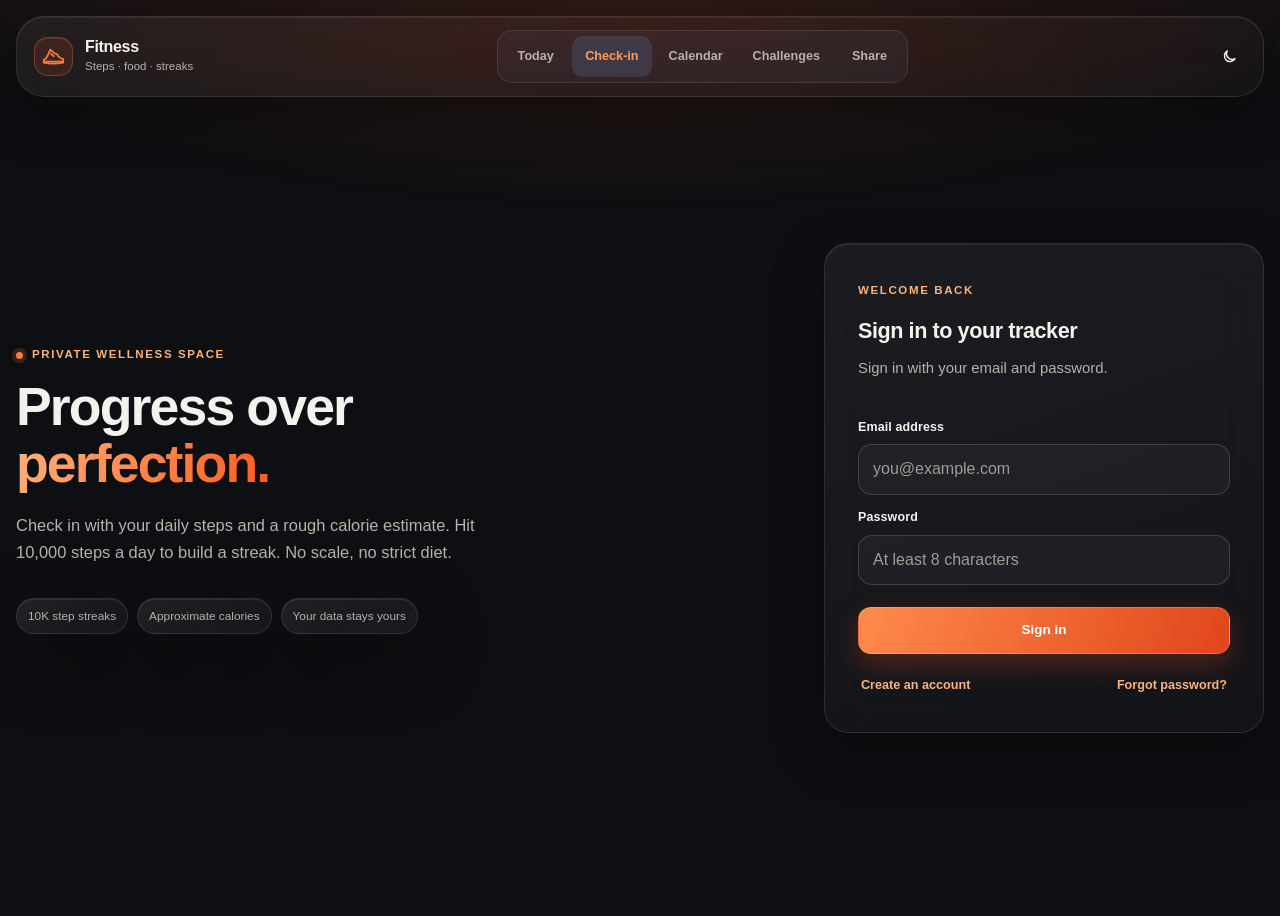
<file: log.html>
<!doctype html>
<html lang="en" data-theme="dark">
<head>
  <meta charset="utf-8">
  <meta name="viewport" content="width=device-width, initial-scale=1, viewport-fit=cover">
  <meta name="app-build" content="20261128-1513">
  <style id="critical">html{-webkit-text-size-adjust:100%;text-size-adjust:100%;background:#0E0F12;color-scheme:dark}html[data-theme="light"]{background:#F6F3EF;color-scheme:light}body{margin:0;background:transparent;font-family:-apple-system,BlinkMacSystemFont,"Segoe UI","Helvetica Neue",Arial,sans-serif}</style>
  <meta name="apple-mobile-web-app-capable" content="yes">
  <meta name="apple-mobile-web-app-title" content="Fitness">
  <meta name="theme-color" content="#0E0F12">
  <meta name="robots" content="noindex, nofollow, noarchive">
  <meta name="description" content="Private daily wellness tracker for food, steps, fasting and flexible days.">
  <title>Fitness | Check-in</title>
  <link rel="icon" type="image/svg+xml" href="/fitness-icon.svg?v=20261123-shoe">
  <link rel="icon" type="image/png" sizes="192x192" href="/fitness-icon-192.png?v=20261123-shoe">
  <link rel="manifest" href="/manifest.webmanifest">
  <link rel="preconnect" href="https://pazcqsayftolmjxgqtwj.supabase.co" crossorigin>
  <link rel="apple-touch-icon" sizes="180x180" href="/fitness-icon-180.png?v=20261123-shoe">
  <link rel="stylesheet" href="/css/app.css?v=20261128-1513">

  <script>try{const mode=localStorage.getItem('fitness-theme')==='light'?'light':'dark';document.documentElement.dataset.theme=mode;document.querySelector('meta[name="theme-color"]').setAttribute('content',mode==='light'?'#f5f7fb':'#0E0F12')}catch(e){}</script>
  <script defer src="/page-loading.js?v=20261126-settings-v1"></script>
  <script defer src="/vendor/supabase-js-2.119.2.min.js"></script>
  <script defer src="/config.js"></script>
  <script defer src="/food-catalog.js?v=20261115-food-v2"></script>
  <script defer src="/food-browser.js?v=20261115-ux-v2"></script>
  <script defer src="/pages-ember.js?v=20261126-settings-v1"></script>
  <script defer src="/app.js?v=20261127-sun-v1"></script>
</head>
<body>
  <a class="skip-link" href="#main-content">Skip to content</a>
  <div class="layout">
    <header class="app-header" aria-label="Fitness Tracker">
      <a class="tracker-identity" href="/" aria-label="Fitness Tracker home">
        <span class="tracker-mark" aria-hidden="true">
          <svg viewBox="1 5 39 33" fill="none" stroke="currentColor" stroke-width="3" stroke-linecap="round" stroke-linejoin="round"><path d="M4 27C10 26 11 17 15 10L22 16L27 18C28 23 34 25 37 26L37 32Q19 35 4 32Z"/><path d="M16 17L21 21M7 30H36"/></svg>
        </span>
        <span class="tracker-heading"><strong>Fitness</strong><small>Steps · food · streaks</small></span>
      </a>
      <nav class="desktop-page-nav" aria-label="Tracker pages">
        <a href="/" class="page-nav-link">Today</a>
        <a href="/log.html" class="page-nav-link is-active" aria-current="page">Check-in</a>
        <a href="/history.html" class="page-nav-link">Calendar</a>
        <a href="/challenges.html" class="page-nav-link">Challenges</a>
        <a href="/share.html" class="page-nav-link">Share</a>
      </nav>
      <div class="tracker-actions">
        <button class="theme-toggle" id="themeToggle" type="button" aria-label="Switch to light mode" aria-pressed="false" title="Light mode">
          <svg class="theme-icon theme-icon-moon" viewBox="0 0 24 24" fill="none" stroke="currentColor" stroke-width="2" stroke-linecap="round" stroke-linejoin="round" aria-hidden="true"><path d="M19.8 15.1A8 8 0 0 1 8.9 4.2 8 8 0 1 0 19.8 15.1Z"/></svg>
          <svg class="theme-icon theme-icon-sun" viewBox="0 0 24 24" fill="none" stroke="currentColor" stroke-width="2" stroke-linecap="round" stroke-linejoin="round" aria-hidden="true"><circle cx="12" cy="12" r="3.4"/><path d="M12 3v1.8M12 19.2V21M3 12h1.8M19.2 12H21M5.64 5.64l1.27 1.27M17.09 17.09l1.27 1.27M5.64 18.36l1.27-1.27M17.09 6.91l1.27-1.27"/></svg>
        </button>
        <a class="account-btn" id="accountBtn" href="/settings.html" aria-label="Settings" title="Settings" hidden>
          <svg viewBox="0 0 24 24" fill="none" stroke="currentColor" stroke-width="1.9" stroke-linecap="round" stroke-linejoin="round" aria-hidden="true"><circle cx="12" cy="12" r="3.2"/><path d="M19.4 15a1.7 1.7 0 0 0 .3 1.8l.1.1a2 2 0 1 1-2.8 2.8l-.1-.1a1.7 1.7 0 0 0-1.8-.3 1.7 1.7 0 0 0-1 1.5V21a2 2 0 1 1-4 0v-.1a1.7 1.7 0 0 0-1.1-1.5 1.7 1.7 0 0 0-1.8.3l-.1.1a2 2 0 1 1-2.8-2.8l.1-.1a1.7 1.7 0 0 0 .3-1.8 1.7 1.7 0 0 0-1.5-1H3a2 2 0 1 1 0-4h.1a1.7 1.7 0 0 0 1.5-1.1 1.7 1.7 0 0 0-.3-1.8l-.1-.1a2 2 0 1 1 2.8-2.8l.1.1a1.7 1.7 0 0 0 1.8.3H9a1.7 1.7 0 0 0 1-1.5V3a2 2 0 1 1 4 0v.1a1.7 1.7 0 0 0 1 1.5 1.7 1.7 0 0 0 1.8-.3l.1-.1a2 2 0 1 1 2.8 2.8l-.1.1a1.7 1.7 0 0 0-.3 1.8V9a1.7 1.7 0 0 0 1.5 1H21a2 2 0 1 1 0 4h-.1a1.7 1.7 0 0 0-1.5 1Z"/></svg>
        </a>
      </div>
    </header>
    <div id="main-content">
    <div id="globalAlert" class="global-alert" role="status" aria-live="polite" hidden></div>

    <section id="authView" class="auth-layout" aria-labelledby="authTitle">
      <div class="auth-intro">
        <span class="eyebrow"><span class="live-dot"></span> PRIVATE WELLNESS SPACE</span>
        <h1>Progress over<br><span class="gradient-text">perfection.</span></h1>
        <p>Check in with your daily steps and a rough calorie estimate. Hit 10,000 steps a day to build a streak. No scale, no strict diet.</p>
        <div class="auth-steps">
          <span>10K step streaks</span>
          <span>Approximate calories</span>
          <span>Your data stays yours</span>
        </div>
      </div>
      <div class="glass-card auth-card">
        <span class="eyebrow">WELCOME BACK</span>
        <h2 id="authTitle">Sign in to your tracker</h2>
        <p class="muted auth-description">Sign in with your email and password.</p>
        <form id="authForm" class="form-stack">
          <label for="authEmail">Email address</label>
          <input id="authEmail" name="email" type="email" autocomplete="email" placeholder="you@example.com" required maxlength="254">
          <label for="authPassword">Password</label>
          <input id="authPassword" name="password" type="password" autocomplete="current-password" placeholder="At least 8 characters" minlength="8" required>
          <button id="authSubmit" class="button primary full" type="submit">Sign in</button>
        </form>
        <div class="auth-links">
          <button class="text-button" id="toggleSignup" type="button">Create an account</button>
          <button class="text-button" id="forgotPassword" type="button">Forgot password?</button>
        </div>
        <div id="resetView" hidden>
          <p class="muted">Choose a new password for your account.</p>
          <form id="resetForm" class="form-stack">
            <label for="newPassword">New password</label>
            <input id="newPassword" type="password" required minlength="8" autocomplete="new-password">
            <button class="button primary full" type="submit">Update password</button>
          </form>
        </div>
        <div id="authMessage" class="inline-message" role="status" aria-live="polite"></div>
      </div>
    </section>

    <main id="appView" data-page="logSection" hidden>
      <section class="page-intro" aria-labelledby="pageTitle"><div><h1 id="pageTitle">Check-in</h1><p>Enter your steps. Everything else is optional.</p></div></section>
      <section id="trackerSwitcher" class="glass-card tracker-switcher" hidden aria-label="Choose a progress tracker">
        <div><label for="trackerSelect">VIEWING PROGRESS</label><p class="muted small">Choose whose progress to view.</p></div>
        <select id="trackerSelect" aria-label="Progress tracker"><option value="mine">My progress</option></select>
        <span class="pill" id="viewOnlyBadge" hidden>View only</span>
      </section>

      <div class="content-grid page-layout-log">
        <section class="glass-card logging-card" id="logSection" aria-labelledby="logTitle">
          <div class="section-heading">
            <div><h2 id="logTitle">Today’s check-in</h2></div>
            <input id="entryDate" class="date-input" type="date" aria-label="Select date for daily entry">
          </div>
          <form id="entryForm" class="form-stack">
            <div class="field-grid quick-entry-grid" aria-label="Daily totals">
              <div class="quick-entry-field quick-entry-steps">
                <div class="quick-entry-info">
                  <div class="quick-entry-copy">
                    <label for="steps">Steps</label>
                    <span class="quick-entry-caption">Goal 10,000</span>
                  </div>
                </div>
                <input id="steps" type="number" min="0" max="100000" step="1" inputmode="numeric" placeholder="0" aria-label="Steps walked today">
              </div>
              <div class="quick-entry-field quick-entry-calories">
                <div class="quick-entry-info">
                  <div class="quick-entry-copy">
                    <label for="calories">Calories</label>
                    <span class="quick-entry-caption">Editable estimate</span>
                  </div>
                </div>
                <input id="calories" type="number" min="0" max="15000" step="1" inputmode="numeric" placeholder="0" aria-label="Estimated daily calories">
              </div>
              <div class="calorie-mode-row">
                <span class="field-help" id="calorieModeHint">Add foods or enter a total manually.</span>
                <button class="text-button" id="useFoodSumBtn" type="button" hidden>Use food total</button>
              </div>
            </div>
            <section class="food-browser" aria-labelledby="foodBrowserTitle">
              <div class="food-browser-heading">
                <div><h3 id="foodBrowserTitle">Find something you ate</h3><p class="field-help">Search, add, and adjust servings or calories.</p></div>
                <span class="food-browser-tag" id="foodCatalogCount">200+ foods</span>
              </div>
              <label for="foodSearch">Search foods <span class="optional">English or Arabic</span></label>
              <div class="food-search-wrap">
                <svg viewBox="0 0 24 24" fill="none" stroke="currentColor" stroke-width="1.8" stroke-linecap="round" stroke-linejoin="round" aria-hidden="true"><circle cx="10.8" cy="10.8" r="6.8"/><path d="m16 16 4.2 4.2"/></svg>
                <input id="foodSearch" type="search" maxlength="100" autocomplete="off" placeholder="Burrito, taco, شاورما, رز..." aria-controls="foodResults">
                <button id="clearFoodSearchBtn" type="button" aria-label="Clear food search" hidden><svg viewBox="0 0 24 24" fill="none" stroke="currentColor" stroke-width="2" stroke-linecap="round" aria-hidden="true"><path d="M6 6 18 18M18 6 6 18"/></svg></button>
              </div>
              <div id="foodCategories" class="food-categories" role="group" aria-label="Filter food categories"></div>
              <div id="foodSelectionBar" class="food-selection-bar" hidden>
                <span id="foodSelectionSummary" aria-live="polite">No foods selected</span>
                <button id="jumpToSelectedFoods" type="button">Review foods <svg viewBox="0 0 24 24" fill="none" stroke="currentColor" stroke-width="2" stroke-linecap="round" stroke-linejoin="round" aria-hidden="true"><path d="m9 18 6-6-6-6"/></svg></button>
              </div>
              <div class="food-results-header"><span id="foodResultsMeta" class="muted small">Popular foods</span><span class="muted small">kcal per serving</span></div>
              <div id="foodResults" class="food-results" role="group" aria-label="Choose foods"></div>
              <div id="foodNoResults" class="food-empty" hidden>No matching food. Try another word or add your own below.</div>
              <div class="custom-food">
                <div class="custom-food-title">
                  <svg viewBox="0 0 24 24" fill="none" stroke="currentColor" stroke-width="1.8" stroke-linecap="round" stroke-linejoin="round" aria-hidden="true"><path d="M12 5v14M5 12h14"/></svg>
                  <strong>Add a custom food</strong>
                </div>
                <div class="custom-food-fields">
                  <div><label for="customFoodName">Food name</label><input id="customFoodName" type="text" maxlength="100" placeholder="e.g. Kebab"></div>
                  <div><label for="customFoodCalories">kcal per serving</label><input id="customFoodCalories" type="number" min="0" max="10000" step="1" inputmode="numeric" placeholder="e.g. 450"></div>
                  <button class="button secondary" type="button" id="addCustomFoodBtn">Add food</button>
                </div>
              </div>
              <section class="selected-foods" aria-labelledby="selectedFoodsHeading">
                <div class="selected-foods-header">
                  <div><h3 id="selectedFoodsHeading">Your food list</h3><p class="field-help">Change quantity or kcal for each serving. Changes update the daily total unless you set it manually.</p></div>
                  <span class="selected-foods-total"><strong id="foodSum">0</strong> kcal</span>
                </div>
                <div id="selectedFoodList" class="selected-food-list"></div>
                <p class="food-empty" id="selectedFoodEmpty">No foods selected yet. Tap a food above to add it.</p>
                <div id="foodMessage" class="inline-message" role="status" aria-live="polite"></div>
              </section>
            </section>
            <details class="advanced">
              <summary><svg class="details-chevron" viewBox="0 0 24 24" fill="none" stroke="currentColor" stroke-width="2" stroke-linecap="round" stroke-linejoin="round" aria-hidden="true"><path d="m9 18 6-6-6-6"/></svg> More details <span class="optional">fasting, coffee, notes</span></summary>
              <div class="advanced-inner">
            <div class="meal-notes"><label for="meals">Food notes</label><textarea id="meals" rows="2" maxlength="3000" placeholder="Anything else about your meal, sauce, preparation, etc."></textarea></div>
            <div class="field-grid">
              <div><label for="fasting">Fasting hours</label><input id="fasting" type="number" min="0" max="24" step="0.5" inputmode="decimal" placeholder="e.g. 18"></div>
              <div><label for="coffee">Coffee cups</label><input id="coffee" aria-label="Black coffee cups" type="number" min="0" max="30" step="1" inputmode="numeric" placeholder="e.g. 2"></div>
            </div>
            <label class="checkline" for="oneMeal"><input id="oneMeal" type="checkbox" class="native-checkbox"><span class="checkbox-visual" aria-hidden="true"><svg viewBox="0 0 24 24" fill="none" stroke="currentColor" stroke-width="2.5" stroke-linecap="round" stroke-linejoin="round"><path d="m5 12 4.5 4.5L19 7"/></svg></span><span><strong>One main meal today</strong></span></label>
                <label for="waist">Waist measurement (cm)</label>
                <input id="waist" type="number" min="30" max="300" step="0.5" inputmode="decimal" placeholder="No scale needed">
                <label for="notes">Day notes</label>
                <textarea id="notes" rows="2" maxlength="3000" placeholder="Energy, mood, hunger, sleep or anything else..."></textarea>
              </div>
            </details>
            <div class="form-actions">
              <button class="button primary" id="saveEntryBtn" type="submit">Save check-in <svg class="inline-icon" viewBox="0 0 24 24" fill="none" stroke="currentColor" stroke-width="1.8" stroke-linecap="round" stroke-linejoin="round" aria-hidden="true"><path d="M5 12h14m-6-6 6 6-6 6"/></svg></button>
            </div>
            <div id="entryMessage" class="inline-message" aria-live="polite"></div>
            <div class="delete-zone"><button class="text-button danger-text" id="deleteEntryBtn" type="button" hidden>Delete this day’s entry</button></div>
          </form>
          <div id="sharedDaySummary" class="shared-day-summary" hidden>
            <span class="pill">View-only progress</span>
            <p id="sharedDayNote" class="muted">Choose a day to view progress shared with you.</p>
            <div id="sharedDayMetrics" class="shared-day-metrics"></div>
            <p class="field-help">Private notes, meal descriptions and waist measurements aren't shared.</p>
          </div>
        </section>

      </div>
      <nav class="app-bottom-nav" id="appBottomNav" aria-label="Tracker navigation">
        <div class="app-bottom-nav-inner">
          <a class="bottom-tab" href="/" data-nav-target="todaySection">
            <svg viewBox="0 0 24 24" fill="none" stroke="currentColor" stroke-width="1.8" stroke-linecap="round" stroke-linejoin="round" aria-hidden="true"><path d="m3 10 9-7 9 7v10a1 1 0 0 1-1 1h-6v-7h-4v7H4a1 1 0 0 1-1-1V10Z"/></svg><span>Today</span>
          </a>
          <a class="bottom-tab is-active" href="/log.html" data-nav-target="logSection" aria-current="page">
            <svg viewBox="0 0 24 24" fill="none" stroke="currentColor" stroke-width="1.8" stroke-linecap="round" stroke-linejoin="round" aria-hidden="true"><path d="M12 5v14M5 12h14"/></svg><span>Check-in</span>
          </a>
          <a class="bottom-tab" href="/history.html" data-nav-target="historySection">
            <svg viewBox="0 0 24 24" fill="none" stroke="currentColor" stroke-width="1.8" stroke-linecap="round" stroke-linejoin="round" aria-hidden="true"><rect x="3" y="5" width="18" height="16" rx="2"/><path d="M7 3v4m10-4v4M3 10h18"/></svg><span>Calendar</span>
          </a>
          <a class="bottom-tab" href="/challenges.html" data-nav-target="challengesSection">
            <svg viewBox="0 0 24 24" fill="none" stroke="currentColor" stroke-width="1.8" stroke-linecap="round" stroke-linejoin="round" aria-hidden="true"><path d="M8 3h8v5a4 4 0 0 1-8 0V3Z"/><path d="M8 5H5v1a3 3 0 0 0 3 3M16 5h3v1a3 3 0 0 1-3 3M12 12v4M8.5 21h7M10 16h4l1 5H9l1-5Z"/></svg><span>Challenges</span>
          </a>
          <a class="bottom-tab" href="/share.html" id="bottomShareBtn" data-nav-target="sharingPanel">
            <svg viewBox="0 0 24 24" fill="none" stroke="currentColor" stroke-width="1.8" stroke-linecap="round" stroke-linejoin="round" aria-hidden="true"><circle cx="9" cy="8" r="3"/><path d="M3.5 19v-2a5.5 5.5 0 0 1 11 0v2m3-9h5m-2.5-2.5v5"/></svg><span>Share</span>
          </a>
        </div>
      </nav>
      <footer class="footer">
        <span>Private wellness tracker · Your progress stays yours</span>
      </footer>
    </main>
    </div>
  </div>
</body>
</html>
</file>
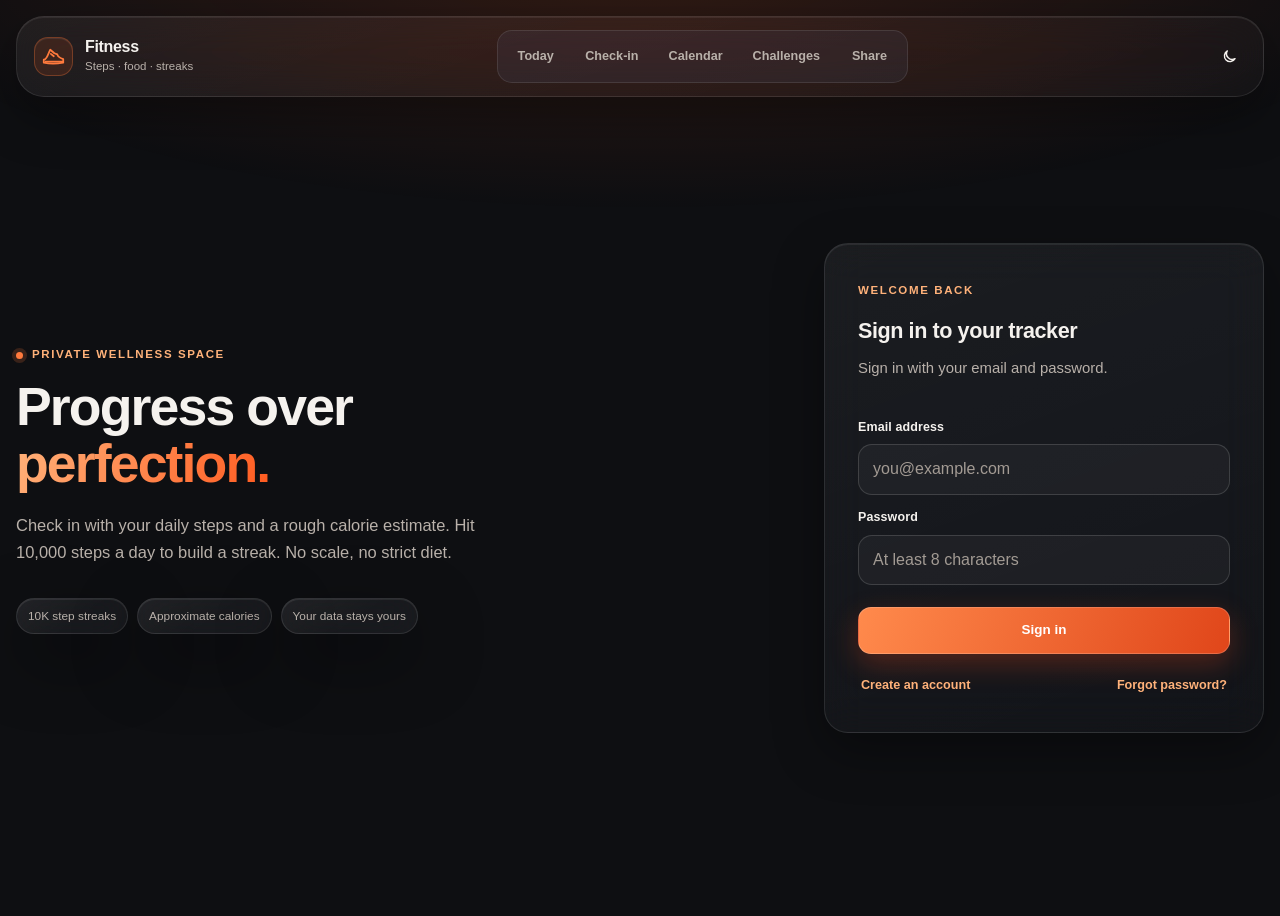
<file: settings.html>
<!doctype html>
<html lang="en" data-theme="dark">
<head>
  <meta charset="utf-8">
  <meta name="viewport" content="width=device-width, initial-scale=1, viewport-fit=cover">
  <meta name="app-build" content="20261128-1513">
  <style id="critical">html{-webkit-text-size-adjust:100%;text-size-adjust:100%;background:#0E0F12;color-scheme:dark}html[data-theme="light"]{background:#F6F3EF;color-scheme:light}body{margin:0;background:transparent;font-family:-apple-system,BlinkMacSystemFont,"Segoe UI","Helvetica Neue",Arial,sans-serif}</style>
  <meta name="apple-mobile-web-app-capable" content="yes">
  <meta name="apple-mobile-web-app-title" content="Fitness">
  <meta name="theme-color" content="#0E0F12">
  <meta name="robots" content="noindex, nofollow, noarchive">
  <meta name="description" content="Private daily wellness tracker for food, steps, fasting and flexible days.">
  <title>Fitness | Settings</title>
  <link rel="icon" type="image/svg+xml" href="/fitness-icon.svg?v=20261123-shoe">
  <link rel="icon" type="image/png" sizes="192x192" href="/fitness-icon-192.png?v=20261123-shoe">
  <link rel="manifest" href="/manifest.webmanifest">
  <link rel="preconnect" href="https://pazcqsayftolmjxgqtwj.supabase.co" crossorigin>
  <link rel="apple-touch-icon" sizes="180x180" href="/fitness-icon-180.png?v=20261123-shoe">
  <link rel="stylesheet" href="/css/app.css?v=20261128-1513">

  <script>try{const mode=localStorage.getItem('fitness-theme')==='light'?'light':'dark';document.documentElement.dataset.theme=mode;document.querySelector('meta[name="theme-color"]').setAttribute('content',mode==='light'?'#f5f7fb':'#0E0F12')}catch(e){}</script>
  <script defer src="/page-loading.js?v=20261126-settings-v1"></script>
  <script defer src="/vendor/supabase-js-2.119.2.min.js"></script>
  <script defer src="/config.js"></script>
  <script defer src="/notifications.js?v=20261121-declutter-v1"></script>
  <script defer src="/pages-ember.js?v=20261126-settings-v1"></script>
  <script defer src="/app.js?v=20261127-sun-v1"></script>
</head>
<body>
  <a class="skip-link" href="#main-content">Skip to content</a>
  <div class="layout">
    <header class="app-header" aria-label="Fitness Tracker">
      <a class="tracker-identity" href="/" aria-label="Fitness Tracker home">
        <span class="tracker-mark" aria-hidden="true">
          <svg viewBox="1 5 39 33" fill="none" stroke="currentColor" stroke-width="3" stroke-linecap="round" stroke-linejoin="round"><path d="M4 27C10 26 11 17 15 10L22 16L27 18C28 23 34 25 37 26L37 32Q19 35 4 32Z"/><path d="M16 17L21 21M7 30H36"/></svg>
        </span>
        <span class="tracker-heading"><strong>Fitness</strong><small>Steps · food · streaks</small></span>
      </a>
      <nav class="desktop-page-nav" aria-label="Tracker pages">
        <a href="/" class="page-nav-link">Today</a>
        <a href="/log.html" class="page-nav-link">Check-in</a>
        <a href="/history.html" class="page-nav-link">Calendar</a>
        <a href="/challenges.html" class="page-nav-link">Challenges</a>
        <a href="/share.html" class="page-nav-link">Share</a>
      </nav>
      <div class="tracker-actions">
        <button class="theme-toggle" id="themeToggle" type="button" aria-label="Switch to light mode" aria-pressed="false" title="Light mode">
          <svg class="theme-icon theme-icon-moon" viewBox="0 0 24 24" fill="none" stroke="currentColor" stroke-width="2" stroke-linecap="round" stroke-linejoin="round" aria-hidden="true"><path d="M19.8 15.1A8 8 0 0 1 8.9 4.2 8 8 0 1 0 19.8 15.1Z"/></svg>
          <svg class="theme-icon theme-icon-sun" viewBox="0 0 24 24" fill="none" stroke="currentColor" stroke-width="2" stroke-linecap="round" stroke-linejoin="round" aria-hidden="true"><circle cx="12" cy="12" r="3.4"/><path d="M12 3v1.8M12 19.2V21M3 12h1.8M19.2 12H21M5.64 5.64l1.27 1.27M17.09 17.09l1.27 1.27M5.64 18.36l1.27-1.27M17.09 6.91l1.27-1.27"/></svg>
        </button>
        <a class="account-btn is-active" aria-current="page" id="accountBtn" href="/settings.html" aria-label="Settings" title="Settings" hidden>
          <svg viewBox="0 0 24 24" fill="none" stroke="currentColor" stroke-width="1.9" stroke-linecap="round" stroke-linejoin="round" aria-hidden="true"><circle cx="12" cy="12" r="3.2"/><path d="M19.4 15a1.7 1.7 0 0 0 .3 1.8l.1.1a2 2 0 1 1-2.8 2.8l-.1-.1a1.7 1.7 0 0 0-1.8-.3 1.7 1.7 0 0 0-1 1.5V21a2 2 0 1 1-4 0v-.1a1.7 1.7 0 0 0-1.1-1.5 1.7 1.7 0 0 0-1.8.3l-.1.1a2 2 0 1 1-2.8-2.8l.1-.1a1.7 1.7 0 0 0 .3-1.8 1.7 1.7 0 0 0-1.5-1H3a2 2 0 1 1 0-4h.1a1.7 1.7 0 0 0 1.5-1.1 1.7 1.7 0 0 0-.3-1.8l-.1-.1a2 2 0 1 1 2.8-2.8l.1.1a1.7 1.7 0 0 0 1.8.3H9a1.7 1.7 0 0 0 1-1.5V3a2 2 0 1 1 4 0v.1a1.7 1.7 0 0 0 1 1.5 1.7 1.7 0 0 0 1.8-.3l.1-.1a2 2 0 1 1 2.8 2.8l-.1.1a1.7 1.7 0 0 0-.3 1.8V9a1.7 1.7 0 0 0 1.5 1H21a2 2 0 1 1 0 4h-.1a1.7 1.7 0 0 0-1.5 1Z"/></svg>
        </a>
      </div>
    </header>
    <div id="main-content">
    <div id="globalAlert" class="global-alert" role="status" aria-live="polite" hidden></div>

    <section id="authView" class="auth-layout" aria-labelledby="authTitle">
      <div class="auth-intro">
        <span class="eyebrow"><span class="live-dot"></span> PRIVATE WELLNESS SPACE</span>
        <h1>Progress over<br><span class="gradient-text">perfection.</span></h1>
        <p>Check in with your daily steps and a rough calorie estimate. Hit 10,000 steps a day to build a streak. No scale, no strict diet.</p>
        <div class="auth-steps">
          <span>10K step streaks</span>
          <span>Approximate calories</span>
          <span>Your data stays yours</span>
        </div>
      </div>
      <div class="glass-card auth-card">
        <span class="eyebrow">WELCOME BACK</span>
        <h2 id="authTitle">Sign in to your tracker</h2>
        <p class="muted auth-description">Sign in with your email and password.</p>
        <form id="authForm" class="form-stack">
          <label for="authEmail">Email address</label>
          <input id="authEmail" name="email" type="email" autocomplete="email" placeholder="you@example.com" required maxlength="254">
          <label for="authPassword">Password</label>
          <input id="authPassword" name="password" type="password" autocomplete="current-password" placeholder="At least 8 characters" minlength="8" required>
          <button id="authSubmit" class="button primary full" type="submit">Sign in</button>
        </form>
        <div class="auth-links">
          <button class="text-button" id="toggleSignup" type="button">Create an account</button>
          <button class="text-button" id="forgotPassword" type="button">Forgot password?</button>
        </div>
        <div id="resetView" hidden>
          <p class="muted">Choose a new password for your account.</p>
          <form id="resetForm" class="form-stack">
            <label for="newPassword">New password</label>
            <input id="newPassword" type="password" required minlength="8" autocomplete="new-password">
            <button class="button primary full" type="submit">Update password</button>
          </form>
        </div>
        <div id="authMessage" class="inline-message" role="status" aria-live="polite"></div>
      </div>
    </section>

    <main id="appView" data-page="settingsSection" hidden>
      <section class="page-intro" aria-labelledby="pageTitle"><div><h1 id="pageTitle">Settings</h1><p>Reminders, appearance and your account.</p></div></section>

      <div class="page-layout-share">
          <section class="glass-card push-card" id="pushPanel" aria-labelledby="pushTitle">
            <details class="card-collapse" open>
              <summary><span class="card-collapse-head">
              <h2 id="pushTitle">Daily reminders</h2>
              </span><svg class="card-collapse-chevron" viewBox="0 0 24 24" fill="none" stroke="currentColor" stroke-width="2" stroke-linecap="round" stroke-linejoin="round" aria-hidden="true"><path d="m9 18 6-6-6-6"/></svg></summary>
              <div class="card-collapse-body">
            <p class="muted small">Up to three reminders a day, even when Fitness is closed. Pick the ones you want, then tap Enable notifications.</p>
            <div id="pushInstallHint" class="push-install-hint" hidden>
              <strong>On iPhone, add Fitness to your Home Screen first</strong>
              <ol>
                <li>In Safari, tap Share, then Add to Home Screen.</li>
                <li>Open Fitness from the new Home Screen icon and sign in.</li>
                <li>Come back here and tap Enable notifications.</li>
              </ol>
            </div>
            <div class="push-times" aria-label="Daily reminders, Saudi time">
              <button type="button" class="push-time-toggle is-on" data-time="10:00" aria-pressed="true">
                <span class="push-time-indicator"><svg viewBox="0 0 24 24" fill="none" stroke-width="3" stroke="currentColor" aria-hidden="true"><path d="m5 12 5 5 9-10"/></svg></span>
                <span><strong>10:00 AM</strong><small>Morning motivation</small></span>
              </button>
              <button type="button" class="push-time-toggle is-on" data-time="16:00" aria-pressed="true">
                <span class="push-time-indicator"><svg viewBox="0 0 24 24" fill="none" stroke-width="3" stroke="currentColor" aria-hidden="true"><path d="m5 12 5 5 9-10"/></svg></span>
                <span><strong>4:00 PM</strong><small>Steps check-in</small></span>
              </button>
              <button type="button" class="push-time-toggle is-on" data-time="21:00" aria-pressed="true">
                <span class="push-time-indicator"><svg viewBox="0 0 24 24" fill="none" stroke-width="3" stroke="currentColor" aria-hidden="true"><path d="m5 12 5 5 9-10"/></svg></span>
                <span><strong>9:00 PM</strong><small>Evening check-in</small></span>
              </button>
            </div>
            <p class="muted small">Times are Riyadh time.</p>
            <div class="push-actions">
              <button id="pushEnableBtn" type="button" class="button primary">Enable notifications</button>
              <button id="pushDisableBtn" type="button" class="button subtle" hidden>Turn off reminders</button>
              <button id="pushTestBtn" type="button" class="button secondary" hidden>Send test notification</button>
              <button id="pushVerifyBtn" type="button" class="button subtle" hidden>Check registration</button>
            </div>
            <div id="pushStatus" class="push-message" role="status" aria-live="polite"></div>
            <details class="push-help">
              <summary>Not getting notifications on Android?</summary>
              <ol>
                <li>Open Settings → Apps → Fitness (or Chrome / Samsung Internet) → Notifications, and turn them on.</li>
                <li>Check that Do Not Disturb is off.</li>
                <li>Turn off battery saving for the app.</li>
              </ol>
            </details>
              </div>
            </details>
          </section>
          <section class="glass-card settings-card" id="appearancePanel" aria-labelledby="appearanceTitle">
            <h2 id="appearanceTitle">Appearance</h2>
            <div class="settings-row">
              <span><strong>Light mode</strong><small>Dark is the default. Switch any time.</small></span>
              <button type="button" class="settings-switch" id="settingsThemeSwitch" role="switch" aria-checked="false" aria-label="Light mode"><i></i></button>
            </div>
          </section>
          <section class="glass-card settings-card" id="accountPanel" aria-labelledby="accountTitle">
            <h2 id="accountTitle">Account</h2>
            <div class="settings-row">
              <span><strong>Signed in as</strong><small id="settingsEmail">—</small></span>
            </div>
            <button class="button subtle settings-signout" id="logoutBtn" type="button" hidden>Sign out</button>
          </section>
      </div>
      <nav class="app-bottom-nav" id="appBottomNav" aria-label="Tracker navigation">
        <div class="app-bottom-nav-inner">
          <a class="bottom-tab" href="/" data-nav-target="todaySection">
            <svg viewBox="0 0 24 24" fill="none" stroke="currentColor" stroke-width="1.8" stroke-linecap="round" stroke-linejoin="round" aria-hidden="true"><path d="m3 10 9-7 9 7v10a1 1 0 0 1-1 1h-6v-7h-4v7H4a1 1 0 0 1-1-1V10Z"/></svg><span>Today</span>
          </a>
          <a class="bottom-tab" href="/log.html" data-nav-target="logSection">
            <svg viewBox="0 0 24 24" fill="none" stroke="currentColor" stroke-width="1.8" stroke-linecap="round" stroke-linejoin="round" aria-hidden="true"><path d="M12 5v14M5 12h14"/></svg><span>Check-in</span>
          </a>
          <a class="bottom-tab" href="/history.html" data-nav-target="historySection">
            <svg viewBox="0 0 24 24" fill="none" stroke="currentColor" stroke-width="1.8" stroke-linecap="round" stroke-linejoin="round" aria-hidden="true"><rect x="3" y="5" width="18" height="16" rx="2"/><path d="M7 3v4m10-4v4M3 10h18"/></svg><span>Calendar</span>
          </a>
          <a class="bottom-tab" href="/challenges.html" data-nav-target="challengesSection">
            <svg viewBox="0 0 24 24" fill="none" stroke="currentColor" stroke-width="1.8" stroke-linecap="round" stroke-linejoin="round" aria-hidden="true"><path d="M8 3h8v5a4 4 0 0 1-8 0V3Z"/><path d="M8 5H5v1a3 3 0 0 0 3 3M16 5h3v1a3 3 0 0 1-3 3M12 12v4M8.5 21h7M10 16h4l1 5H9l1-5Z"/></svg><span>Challenges</span>
          </a>
          <a class="bottom-tab" href="/share.html" id="bottomShareBtn" data-nav-target="sharingPanel">
            <svg viewBox="0 0 24 24" fill="none" stroke="currentColor" stroke-width="1.8" stroke-linecap="round" stroke-linejoin="round" aria-hidden="true"><circle cx="9" cy="8" r="3"/><path d="M3.5 19v-2a5.5 5.5 0 0 1 11 0v2m3-9h5m-2.5-2.5v5"/></svg><span>Share</span>
          </a>
        </div>
      </nav>
      <footer class="footer">
        <span>Private wellness tracker · Your progress stays yours</span>
      </footer>
    </main>
    </div>
  </div>
</body>
</html>
</file>
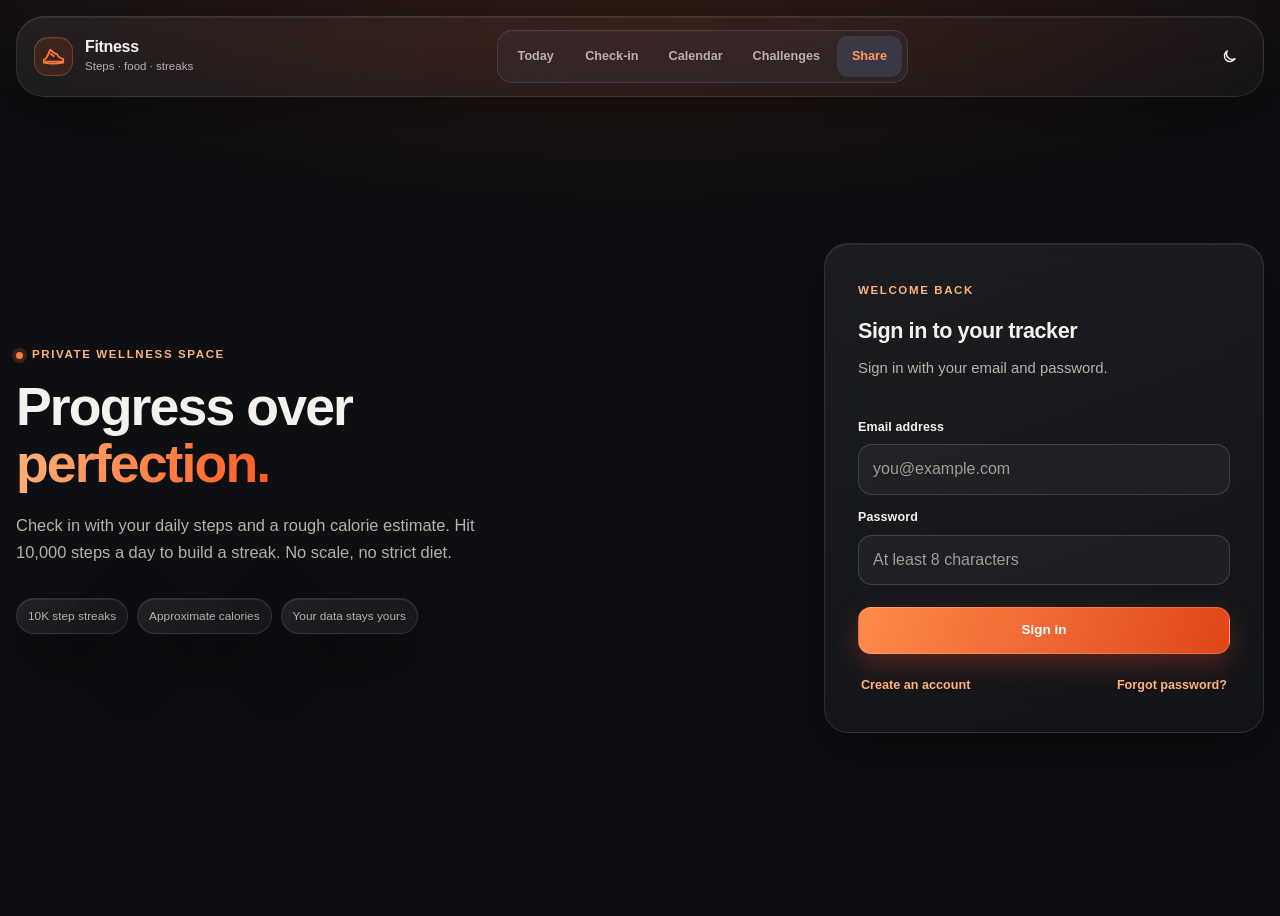
<file: share.html>
<!doctype html>
<html lang="en" data-theme="dark">
<head>
  <meta charset="utf-8">
  <meta name="viewport" content="width=device-width, initial-scale=1, viewport-fit=cover">
  <meta name="app-build" content="20261128-1513">
  <style id="critical">html{-webkit-text-size-adjust:100%;text-size-adjust:100%;background:#0E0F12;color-scheme:dark}html[data-theme="light"]{background:#F6F3EF;color-scheme:light}body{margin:0;background:transparent;font-family:-apple-system,BlinkMacSystemFont,"Segoe UI","Helvetica Neue",Arial,sans-serif}</style>
  <meta name="apple-mobile-web-app-capable" content="yes">
  <meta name="apple-mobile-web-app-title" content="Fitness">
  <meta name="theme-color" content="#0E0F12">
  <meta name="robots" content="noindex, nofollow, noarchive">
  <meta name="description" content="Private daily wellness tracker for food, steps, fasting and flexible days.">
  <title>Fitness | Share</title>
  <link rel="icon" type="image/svg+xml" href="/fitness-icon.svg?v=20261123-shoe">
  <link rel="icon" type="image/png" sizes="192x192" href="/fitness-icon-192.png?v=20261123-shoe">
  <link rel="manifest" href="/manifest.webmanifest">
  <link rel="preconnect" href="https://pazcqsayftolmjxgqtwj.supabase.co" crossorigin>
  <link rel="apple-touch-icon" sizes="180x180" href="/fitness-icon-180.png?v=20261123-shoe">
  <link rel="stylesheet" href="/css/app.css?v=20261128-1513">

  <script>try{const mode=localStorage.getItem('fitness-theme')==='light'?'light':'dark';document.documentElement.dataset.theme=mode;document.querySelector('meta[name="theme-color"]').setAttribute('content',mode==='light'?'#f5f7fb':'#0E0F12')}catch(e){}</script>
  <script defer src="/page-loading.js?v=20261126-settings-v1"></script>
  <script defer src="/vendor/supabase-js-2.119.2.min.js"></script>
  <script defer src="/config.js"></script>
  <script defer src="/pages-ember.js?v=20261126-settings-v1"></script>
  <script defer src="/app.js?v=20261127-sun-v1"></script>
</head>
<body>
  <a class="skip-link" href="#main-content">Skip to content</a>
  <div class="layout">
    <header class="app-header" aria-label="Fitness Tracker">
      <a class="tracker-identity" href="/" aria-label="Fitness Tracker home">
        <span class="tracker-mark" aria-hidden="true">
          <svg viewBox="1 5 39 33" fill="none" stroke="currentColor" stroke-width="3" stroke-linecap="round" stroke-linejoin="round"><path d="M4 27C10 26 11 17 15 10L22 16L27 18C28 23 34 25 37 26L37 32Q19 35 4 32Z"/><path d="M16 17L21 21M7 30H36"/></svg>
        </span>
        <span class="tracker-heading"><strong>Fitness</strong><small>Steps · food · streaks</small></span>
      </a>
      <nav class="desktop-page-nav" aria-label="Tracker pages">
        <a href="/" class="page-nav-link">Today</a>
        <a href="/log.html" class="page-nav-link">Check-in</a>
        <a href="/history.html" class="page-nav-link">Calendar</a>
        <a href="/challenges.html" class="page-nav-link">Challenges</a>
        <a href="/share.html" class="page-nav-link is-active" aria-current="page">Share</a>
      </nav>
      <div class="tracker-actions">
        <button class="theme-toggle" id="themeToggle" type="button" aria-label="Switch to light mode" aria-pressed="false" title="Light mode">
          <svg class="theme-icon theme-icon-moon" viewBox="0 0 24 24" fill="none" stroke="currentColor" stroke-width="2" stroke-linecap="round" stroke-linejoin="round" aria-hidden="true"><path d="M19.8 15.1A8 8 0 0 1 8.9 4.2 8 8 0 1 0 19.8 15.1Z"/></svg>
          <svg class="theme-icon theme-icon-sun" viewBox="0 0 24 24" fill="none" stroke="currentColor" stroke-width="2" stroke-linecap="round" stroke-linejoin="round" aria-hidden="true"><circle cx="12" cy="12" r="3.4"/><path d="M12 3v1.8M12 19.2V21M3 12h1.8M19.2 12H21M5.64 5.64l1.27 1.27M17.09 17.09l1.27 1.27M5.64 18.36l1.27-1.27M17.09 6.91l1.27-1.27"/></svg>
        </button>
        <a class="account-btn" id="accountBtn" href="/settings.html" aria-label="Settings" title="Settings" hidden>
          <svg viewBox="0 0 24 24" fill="none" stroke="currentColor" stroke-width="1.9" stroke-linecap="round" stroke-linejoin="round" aria-hidden="true"><circle cx="12" cy="12" r="3.2"/><path d="M19.4 15a1.7 1.7 0 0 0 .3 1.8l.1.1a2 2 0 1 1-2.8 2.8l-.1-.1a1.7 1.7 0 0 0-1.8-.3 1.7 1.7 0 0 0-1 1.5V21a2 2 0 1 1-4 0v-.1a1.7 1.7 0 0 0-1.1-1.5 1.7 1.7 0 0 0-1.8.3l-.1.1a2 2 0 1 1-2.8-2.8l.1-.1a1.7 1.7 0 0 0 .3-1.8 1.7 1.7 0 0 0-1.5-1H3a2 2 0 1 1 0-4h.1a1.7 1.7 0 0 0 1.5-1.1 1.7 1.7 0 0 0-.3-1.8l-.1-.1a2 2 0 1 1 2.8-2.8l.1.1a1.7 1.7 0 0 0 1.8.3H9a1.7 1.7 0 0 0 1-1.5V3a2 2 0 1 1 4 0v.1a1.7 1.7 0 0 0 1 1.5 1.7 1.7 0 0 0 1.8-.3l.1-.1a2 2 0 1 1 2.8 2.8l-.1.1a1.7 1.7 0 0 0-.3 1.8V9a1.7 1.7 0 0 0 1.5 1H21a2 2 0 1 1 0 4h-.1a1.7 1.7 0 0 0-1.5 1Z"/></svg>
        </a>
      </div>
    </header>
    <div id="main-content">
    <div id="globalAlert" class="global-alert" role="status" aria-live="polite" hidden></div>

    <section id="authView" class="auth-layout" aria-labelledby="authTitle">
      <div class="auth-intro">
        <span class="eyebrow"><span class="live-dot"></span> PRIVATE WELLNESS SPACE</span>
        <h1>Progress over<br><span class="gradient-text">perfection.</span></h1>
        <p>Check in with your daily steps and a rough calorie estimate. Hit 10,000 steps a day to build a streak. No scale, no strict diet.</p>
        <div class="auth-steps">
          <span>10K step streaks</span>
          <span>Approximate calories</span>
          <span>Your data stays yours</span>
        </div>
      </div>
      <div class="glass-card auth-card">
        <span class="eyebrow">WELCOME BACK</span>
        <h2 id="authTitle">Sign in to your tracker</h2>
        <p class="muted auth-description">Sign in with your email and password.</p>
        <form id="authForm" class="form-stack">
          <label for="authEmail">Email address</label>
          <input id="authEmail" name="email" type="email" autocomplete="email" placeholder="you@example.com" required maxlength="254">
          <label for="authPassword">Password</label>
          <input id="authPassword" name="password" type="password" autocomplete="current-password" placeholder="At least 8 characters" minlength="8" required>
          <button id="authSubmit" class="button primary full" type="submit">Sign in</button>
        </form>
        <div class="auth-links">
          <button class="text-button" id="toggleSignup" type="button">Create an account</button>
          <button class="text-button" id="forgotPassword" type="button">Forgot password?</button>
        </div>
        <div id="resetView" hidden>
          <p class="muted">Choose a new password for your account.</p>
          <form id="resetForm" class="form-stack">
            <label for="newPassword">New password</label>
            <input id="newPassword" type="password" required minlength="8" autocomplete="new-password">
            <button class="button primary full" type="submit">Update password</button>
          </form>
        </div>
        <div id="authMessage" class="inline-message" role="status" aria-live="polite"></div>
      </div>
    </section>

    <main id="appView" data-page="sharingPanel" hidden>
      <section class="page-intro" aria-labelledby="pageTitle"><div><h1 id="pageTitle">Share</h1><p>Let a colleague follow your progress. Reminders are in Settings.</p></div></section>
      <section id="trackerSwitcher" class="glass-card tracker-switcher" hidden aria-label="Choose a progress tracker">
        <div><label for="trackerSelect">VIEWING PROGRESS</label><p class="muted small">Choose whose progress to view.</p></div>
        <select id="trackerSelect" aria-label="Progress tracker"><option value="mine">My progress</option></select>
        <span class="pill" id="viewOnlyBadge" hidden>View only</span>
      </section>

      <div class="page-layout-share">
          <section class="glass-card sharing-card" id="sharingPanel" aria-labelledby="sharingTitle">
            <h2 id="sharingTitle">Share your progress</h2>
            <p class="muted">Add someone’s email. They’ll see your steps, calories and fasting, but can’t change anything. You can remove them any time.</p>
            <form id="shareForm" class="form-stack">
              <label for="viewerEmail">Viewer's email address</label>
              <input id="viewerEmail" type="email" maxlength="254" autocomplete="off" placeholder="friend@example.com" required>
              <button id="inviteBtn" type="submit" class="button secondary full">Give view access</button>
            </form>
            <div id="sharingMessage" class="inline-message" role="status" aria-live="polite"></div>
            <div class="share-list-head"><strong>People with access</strong><span id="viewerCount" class="pill neutral">0</span></div>
            <div id="viewerList" class="viewer-list"><p class="muted small">No one has access yet.</p></div>
            <button id="copyInviteBtn" type="button" class="button subtle full" hidden>Copy invitation message</button>
          </section>
      </div>
      <nav class="app-bottom-nav" id="appBottomNav" aria-label="Tracker navigation">
        <div class="app-bottom-nav-inner">
          <a class="bottom-tab" href="/" data-nav-target="todaySection">
            <svg viewBox="0 0 24 24" fill="none" stroke="currentColor" stroke-width="1.8" stroke-linecap="round" stroke-linejoin="round" aria-hidden="true"><path d="m3 10 9-7 9 7v10a1 1 0 0 1-1 1h-6v-7h-4v7H4a1 1 0 0 1-1-1V10Z"/></svg><span>Today</span>
          </a>
          <a class="bottom-tab" href="/log.html" data-nav-target="logSection">
            <svg viewBox="0 0 24 24" fill="none" stroke="currentColor" stroke-width="1.8" stroke-linecap="round" stroke-linejoin="round" aria-hidden="true"><path d="M12 5v14M5 12h14"/></svg><span>Check-in</span>
          </a>
          <a class="bottom-tab" href="/history.html" data-nav-target="historySection">
            <svg viewBox="0 0 24 24" fill="none" stroke="currentColor" stroke-width="1.8" stroke-linecap="round" stroke-linejoin="round" aria-hidden="true"><rect x="3" y="5" width="18" height="16" rx="2"/><path d="M7 3v4m10-4v4M3 10h18"/></svg><span>Calendar</span>
          </a>
          <a class="bottom-tab" href="/challenges.html" data-nav-target="challengesSection">
            <svg viewBox="0 0 24 24" fill="none" stroke="currentColor" stroke-width="1.8" stroke-linecap="round" stroke-linejoin="round" aria-hidden="true"><path d="M8 3h8v5a4 4 0 0 1-8 0V3Z"/><path d="M8 5H5v1a3 3 0 0 0 3 3M16 5h3v1a3 3 0 0 1-3 3M12 12v4M8.5 21h7M10 16h4l1 5H9l1-5Z"/></svg><span>Challenges</span>
          </a>
          <a class="bottom-tab is-active" href="/share.html" id="bottomShareBtn" data-nav-target="sharingPanel" aria-current="page">
            <svg viewBox="0 0 24 24" fill="none" stroke="currentColor" stroke-width="1.8" stroke-linecap="round" stroke-linejoin="round" aria-hidden="true"><circle cx="9" cy="8" r="3"/><path d="M3.5 19v-2a5.5 5.5 0 0 1 11 0v2m3-9h5m-2.5-2.5v5"/></svg><span>Share</span>
          </a>
        </div>
      </nav>
      <footer class="footer">
        <span>Private wellness tracker · Your progress stays yours</span>
      </footer>
    </main>
    </div>
  </div>
</body>
</html>
</file>
<file: css/today.css>
/* Built by tools/build-css.py from: style.css, dashboard.css, light-mode.css, colors.css, food-browser.css, calendar-metrics.css, notifications.css, ios-app.css, mobile-polish.css, ux-refine.css, type-palette.css, csv-import.css, weekly-recap.css, challenges.css, pages.css, story-card.css, ember-theme.css, pages-ember.css. Do not edit; edit the sources. */

/* ---- style.css ---- */
/* Fitness Tracker design tokens adapted from oalfawzan.sa/site.css. */
:root{color-scheme:dark;--bg:#060a12;--bg-panel:rgba(22,34,57,.43);--bg-panel-h:rgba(31,46,77,.63);--text:#f7f9ff;--muted:#9caac1;--soft:#7183a1;--border:rgba(225,235,255,.14);--shine:rgba(255,255,255,.11);--accent:#67a8ff;--accent2:#a6a4ff;--success:#53d5aa;--shadow:0 28px 90px rgba(1,6,18,.28);--input:rgba(3,9,22,.35);--field-border:rgba(207,222,255,.2)}
:root[data-theme="light"]{color-scheme:light;--bg:#dce8f5;--bg-panel:rgba(255,255,255,.61);--bg-panel-h:rgba(255,255,255,.8);--text:#14223b;--muted:#4d5c76;--soft:#687c9c;--border:rgba(255,255,255,.84);--shine:rgba(255,255,255,.9);--accent:#006cdf;--accent2:#6059cf;--success:#047d56;--shadow:0 20px 75px rgba(42,63,98,.12);--input:rgba(255,255,255,.45);--field-border:rgba(62,91,137,.21)}
*{box-sizing:border-box}html{scroll-behavior:smooth}body{margin:0;min-height:100vh;color:var(--text);font-family:'DM Sans',-apple-system,BlinkMacSystemFont,'Segoe UI',sans-serif;line-height:1.55;background:linear-gradient(rgba(3,8,20,.88),rgba(3,7,16,.94)),url('https://oalfawzan.sa/image-1600.webp') center/cover fixed;background-color:var(--bg);-webkit-font-smoothing:antialiased}
:root[data-theme="light"] body{background:linear-gradient(rgba(218,232,249,.82),rgba(222,234,246,.86)),url('https://oalfawzan.sa/image-1600.webp') center/cover fixed;background-color:var(--bg)}
[hidden]{display:none!important}a{color:inherit;text-decoration:none}button,input,select,textarea{font:inherit;color:inherit}button{cursor:pointer}button:disabled{opacity:.55;cursor:not-allowed}input,select,textarea{border:1px solid var(--field-border);background:var(--input);border-radius:14px;min-height:47px;padding:12px 14px;outline:none;width:100%;transition:border-color .2s,box-shadow .2s}textarea{min-height:91px;resize:vertical}input:focus,select:focus,textarea:focus{border-color:var(--accent);box-shadow:0 0 0 3px color-mix(in srgb,var(--accent) 15%,transparent)}input[type=checkbox]{width:20px;height:20px;min-height:20px;accent-color:var(--accent);flex-shrink:0}label{display:block;font-size:.78rem;font-weight:700;letter-spacing:.01em;margin-bottom:7px}small,.small{font-size:.78rem}strong{font-weight:700}h1,h2,p{margin-top:0}h1{font-size:clamp(2.6rem,5.8vw,4.5rem);letter-spacing:-.065em;line-height:1.08;font-weight:800;margin-bottom:20px}h2{font-size:1.38rem;letter-spacing:-.035em;margin-bottom:8px}p{font-size:.93rem}button:focus-visible,a:focus-visible{outline:3px solid var(--accent);outline-offset:3px}.muted{color:var(--muted)}.optional{font-weight:400;color:var(--soft)}.layout{max-width:1190px;padding:0 24px;margin:0 auto;position:relative;z-index:1}.ambient{position:fixed;pointer-events:none;filter:blur(110px);opacity:.23;z-index:0}.ambient-one{width:420px;height:420px;top:-190px;right:-90px;background:#286dec}.ambient-two{width:340px;height:340px;top:340px;left:-170px;background:#5c38be}.topbar{min-height:89px;display:flex;align-items:center;justify-content:space-between;gap:20px;border-bottom:1px solid var(--border)}.identity{display:inline-flex;align-items:center;gap:12px}.brand-icon{display:grid;place-items:center;width:42px;height:42px;border-radius:14px;font-size:25px;color:white;background:linear-gradient(150deg,#0d6ff5,#9b8bff);box-shadow:0 8px 24px rgba(40,113,253,.25)}.identity strong{font-size:1rem;letter-spacing:.16em;display:block;line-height:1.2}.identity small{font-size:.67rem;color:var(--soft);letter-spacing:.06em}.header-actions{display:flex;align-items:center;gap:14px}.back-link{font-size:.77rem;color:var(--muted);white-space:nowrap}.back-link:hover,.footer a:hover{color:var(--accent)}.icon-button{display:inline-grid;place-items:center;width:38px;height:38px;min-width:38px;border:1px solid var(--border);border-radius:12px;background:var(--bg-panel);color:var(--text);font-size:23px}.icon-button svg{width:18px;height:18px}.icon-button:hover,.button.subtle:hover{background:var(--bg-panel-h)}.button{display:inline-flex;justify-content:center;align-items:center;gap:8px;padding:12px 18px;min-height:44px;border-radius:13px;font-size:.84rem;font-weight:700;border:1px solid var(--border);white-space:normal;text-align:center}.button.primary{color:white;background:linear-gradient(110deg,#166aea,#665ce6);border-color:rgba(255,255,255,.22);box-shadow:0 8px 27px rgba(31,94,223,.22)}.button.primary:hover{filter:brightness(1.11)}.button.secondary{background:color-mix(in srgb,var(--accent) 15%,var(--bg-panel));border:1px solid color-mix(in srgb,var(--accent) 40%,transparent);color:var(--text)}.button.subtle{background:var(--bg-panel)}.button-small{font-size:.74rem;padding:8px 12px;min-height:37px}.button.full{width:100%}.glass-card{background:var(--bg-panel);border:1px solid var(--border);border-radius:24px;box-shadow:inset 0 1px var(--shine),var(--shadow);backdrop-filter:blur(28px) saturate(160%);-webkit-backdrop-filter:blur(28px) saturate(160%);padding:26px}.eyebrow{display:inline-flex;gap:9px;align-items:center;font-size:.66rem;letter-spacing:.16em;font-weight:800;color:var(--accent);margin-bottom:14px}.live-dot{display:inline-block;width:7px;height:7px;border-radius:50%;background:var(--success);box-shadow:0 0 0 4px color-mix(in srgb,var(--success) 15%,transparent)}.gradient-text{color:transparent;background:linear-gradient(110deg,#79baff,#a19bff);-webkit-background-clip:text;background-clip:text}html[data-theme=light] .gradient-text{background-image:linear-gradient(110deg,#005cba,#6255be)}.auth-layout{display:grid;grid-template-columns:1fr minmax(320px,440px);min-height:calc(100vh - 120px);gap:7%;align-items:center;padding:70px 0}.auth-intro>p{max-width:470px;font-size:1.03rem;line-height:1.85;color:var(--muted)}.auth-steps{display:flex;gap:9px;flex-wrap:wrap;margin-top:32px}.auth-steps span{border:1px solid var(--border);padding:8px 11px;border-radius:30px;font-size:.74rem;background:var(--bg-panel);color:var(--muted)}.auth-card{padding:33px}.auth-description{margin-bottom:25px}.form-stack{display:flex;flex-direction:column;gap:0}.form-stack label:not(.checkline){margin-top:13px}.form-stack>.button{margin-top:22px}.auth-links{display:flex;justify-content:space-between;gap:8px;margin-top:19px}.text-button{border:0;background:none;padding:3px;color:var(--accent);font-size:.79rem;font-weight:700}.text-button:hover{text-decoration:underline}.inline-message{font-size:.78rem;margin-top:9px;color:var(--muted);min-height:0}.inline-message:empty{display:none}.inline-message.error,.global-alert.error{color:#ffaeae}.inline-message.success,.global-alert.success{color:var(--success)}.global-alert{margin-top:18px;border:1px solid var(--border);border-radius:14px;background:var(--bg-panel);padding:12px 16px;font-size:.86rem}.hero{display:flex;align-items:center;justify-content:space-between;gap:35px;padding:50px 0 26px}.hero h1{font-size:clamp(2.3rem,5vw,3.7rem);margin-bottom:12px}.hero p{margin-bottom:0}.challenge-badge{width:250px;flex-shrink:0;padding:20px;border-radius:20px;background:var(--bg-panel);border:1px solid var(--border);box-shadow:inset 0 1px var(--shine);backdrop-filter:blur(20px)}.challenge-badge>span{font-size:.62rem;letter-spacing:.14em;color:var(--muted);font-weight:700}.challenge-badge strong{display:block;font-size:1.34rem;letter-spacing:-.02em;margin:10px 0}.challenge-badge small{display:block;color:var(--soft);margin-top:9px}.track{height:7px;width:100%;background:color-mix(in srgb,var(--muted) 16%,transparent);overflow:hidden;border-radius:8px;margin-top:10px}.track-fill{height:100%;background:linear-gradient(90deg,#278fff,#a4a2ff);border-radius:8px;transition:width .3s}.stats-grid{display:grid;grid-template-columns:repeat(4,minmax(0,1fr));gap:14px;margin:3px 0 16px}.stat-card{padding:20px;min-height:170px;display:flex;flex-direction:column}.stat-top{display:flex;align-items:center;justify-content:space-between;gap:8px;font-size:.67rem;font-weight:800;letter-spacing:.08em;color:var(--muted)}.stat-symbol{font-size:1.4rem;color:var(--accent)}.stat-value{font-size:clamp(1.6rem,3.5vw,2.4rem);font-weight:800;letter-spacing:-.05em;margin-top:18px;line-height:1.2;font-variant-numeric:tabular-nums}.stat-card small{margin-top:auto;padding-top:8px;color:var(--soft)}.stat-unit{font-size:.77rem;font-weight:600;letter-spacing:0;color:var(--muted)}.content-grid{display:grid;grid-template-columns:minmax(0,1.55fr) minmax(280px,1fr);gap:16px;align-items:start}.logging-card,.flex-card,.guide-card,.history-card{padding:27px}.section-heading{display:flex;align-items:center;justify-content:space-between;gap:16px;margin-bottom:16px}.section-heading .eyebrow{margin-bottom:4px}.section-heading h2{margin-bottom:0}.date-input{width:auto;max-width:190px;min-height:43px;font-size:.84rem}.day-label{display:flex;flex-wrap:wrap;align-items:center;gap:9px;margin-bottom:7px}.pill{font-weight:700;font-size:.68rem;padding:5px 11px;background:color-mix(in srgb,var(--accent) 16%,transparent);color:var(--accent);border-radius:20px;border:1px solid color-mix(in srgb,var(--accent) 30%,transparent)}.pill.flexible{color:#e1b16e;background:rgba(236,170,84,.12);border-color:rgba(236,170,84,.3)}.pill.neutral{font-weight:500;background:var(--bg-panel);color:var(--muted);border-color:var(--border);margin-left:auto}.field-grid{display:grid;grid-template-columns:1fr 1fr;gap:13px}.field-help{font-size:.72rem;color:var(--muted);margin:8px 0}.quick-foods{display:flex;flex-wrap:wrap;gap:7px}.quick-food{border:1px solid var(--border);border-radius:10px;background:var(--input);color:var(--muted);font-size:.72rem;padding:8px 9px}.quick-food:hover{background:var(--bg-panel-h);color:var(--text)}.checkline{display:flex;align-items:center;gap:13px;margin-top:21px;border-radius:15px;border:1px solid var(--border);padding:13px;background:var(--input);cursor:pointer}.checkline strong{display:block;font-size:.84rem}.checkline small{display:block;color:var(--muted);font-weight:400;font-size:.73rem}.advanced{margin-top:20px;border-top:1px solid var(--border);padding-top:12px}.advanced summary{font-size:.78rem;font-weight:700;color:var(--muted);cursor:pointer}.advanced-inner{display:flex;flex-direction:column;margin-top:10px}.form-actions{display:flex;gap:9px;align-items:center;margin-top:25px;flex-wrap:wrap}.sidebar{display:flex;flex-direction:column;gap:16px}.flex-card>p{line-height:1.7;margin-bottom:21px}.week-row{display:flex;justify-content:space-between;gap:8px;border-bottom:1px solid var(--border);padding-bottom:15px}.week-row span{font-size:.65rem;letter-spacing:.07em;color:var(--soft)}.week-row strong{font-size:.78rem}.fixed-flex{display:flex;gap:11px;align-items:center;margin:18px 0}.fixed-flex strong,.fixed-flex small{display:block}.fixed-flex strong{font-size:.82rem}.fixed-flex small{font-size:.69rem;color:var(--soft)}.flex-dot{width:11px;height:11px;background:#e6b06b;border-radius:50%;box-shadow:0 0 0 5px rgba(230,176,107,.11)}.flex-card select{margin-bottom:13px}.guide-line{display:flex;justify-content:space-between;gap:8px;border-bottom:1px solid var(--border);padding:14px 0;font-size:.84rem}.guide-line span{color:var(--muted)}.guide-line strong{text-align:right}.guide-footnote{color:var(--muted);font-size:.75rem;line-height:1.75;margin:20px 0 0}.history-card{margin:16px 0 0}.history-actions{display:flex;align-items:center;gap:9px}.history-actions strong{min-width:130px;text-align:center;font-size:.84rem}.calendar-weekdays,.calendar-grid{display:grid;grid-template-columns:repeat(7,minmax(0,1fr));gap:8px}.calendar-weekdays{margin:14px 0 10px}.calendar-weekdays span{text-align:center;font-size:.71rem;font-weight:700;color:var(--muted)}.calendar-grid{min-height:250px}.calendar-day{min-height:69px;display:flex;flex-direction:column;align-items:center;justify-content:space-between;gap:5px;padding:11px 3px 8px;border-radius:14px;border:1px solid var(--border);background:var(--input);font-size:.91rem;font-weight:700;transition:background .2s,border-color .2s}.calendar-day:hover{background:var(--bg-panel-h)}.calendar-day.empty{background:none;border:0;pointer-events:none}.calendar-day.is-selected{border-color:var(--accent);box-shadow:inset 0 0 0 1px var(--accent)}.calendar-day.is-today{color:var(--accent)}.calendar-day.is-flex{background:rgba(222,170,95,.09)}.calendar-day .day-status{font-size:.61rem;font-weight:600;color:var(--soft);min-height:12px;white-space:nowrap}.calendar-day.is-logged .day-status{color:var(--success)}.calendar-day.is-flex .day-status{color:#d8a35c}.calendar-key{display:flex;flex-wrap:wrap;gap:20px;margin:16px 0 23px;color:var(--muted);font-size:.72rem}.key-dot{width:8px;height:8px;border-radius:50%;display:inline-block;margin-right:5px}.key-dot.logged{background:var(--success)}.key-dot.flex{background:#d8a35c}.key-dot.unlogged{background:var(--soft)}.summary-panel{display:grid;grid-template-columns:repeat(4,1fr);gap:12px;padding:19px;border:1px solid var(--border);border-radius:18px;background:var(--input)}.summary-panel>div{display:flex;flex-direction:column;gap:8px}.summary-panel small{color:var(--soft);font-size:.63rem;font-weight:800;letter-spacing:.04em}.summary-panel strong{font-size:1.55rem;letter-spacing:-.04em}.history-footer{display:flex;justify-content:space-between;gap:15px;align-items:center;margin-top:22px;font-size:.77rem}.footer{display:flex;justify-content:space-between;gap:16px;flex-wrap:wrap;padding:29px 0 38px;color:var(--soft);font-size:.73rem}
@media(max-width:900px){.stats-grid{grid-template-columns:repeat(2,minmax(0,1fr))}.auth-layout{gap:24px}.content-grid{grid-template-columns:1fr}.sidebar{display:grid;grid-template-columns:1fr 1fr;align-items:start}}
@media(max-width:680px){body,html[data-theme=light] body{background-attachment:scroll}.layout{padding:0 14px}.topbar{min-height:73px}.header-actions{gap:7px}.back-link{display:none}.auth-layout{grid-template-columns:1fr;padding:37px 0;gap:24px;min-height:auto}.auth-intro h1{font-size:2.8rem}.auth-intro>p{font-size:.93rem}.auth-steps{margin-top:21px}.auth-card{padding:23px}.hero{align-items:flex-start;flex-direction:column;gap:15px;padding:32px 0 19px}.hero h1{font-size:2.65rem}.challenge-badge{width:100%;padding:15px 18px}.challenge-badge strong{margin:4px 0}.stats-grid{gap:10px}.stat-card{min-height:147px;padding:15px}.stat-value{font-size:1.85rem;margin-top:10px}.logging-card,.flex-card,.guide-card,.history-card{padding:18px}.section-heading{align-items:flex-start}.date-input{width:155px;max-width:48%;font-size:.76rem}.sidebar{display:flex}.field-grid{gap:9px}.form-actions{align-items:stretch}.form-actions button{flex:1}.calendar-weekdays,.calendar-grid{gap:4px}.calendar-day{min-height:57px;border-radius:10px;padding:9px 0 6px}.calendar-day .day-status{font-size:.51rem}.history-actions{gap:4px}.history-actions strong{min-width:96px;font-size:.76rem}.history-heading{flex-wrap:wrap}.summary-panel{grid-template-columns:repeat(2,1fr)}.history-footer{align-items:flex-start;flex-direction:column}.footer{gap:7px;padding-bottom:23px}}
@media(max-width:380px){.identity strong{font-size:.85rem}.identity small{font-size:.58rem}.brand-icon{width:37px;height:37px}.date-input{font-size:.71rem}.calendar-day .day-status{font-size:.48rem}.calendar-key{gap:11px}}
@media(prefers-reduced-motion:reduce){*,*::before,*::after{transition:none!important;scroll-behavior:auto!important}}


/* --------------------------------------------------------------
   Shared visual language from oalfawzan.sa/site.css.
   Main-site colors, glass material, typography and responsive nav.
   Keep fitness form layouts while matching the personal site.
   -------------------------------------------------------------- */
:root {
  --bg: #010204;
  --bg-panel: rgba(255,255,255,.032);
  --bg-panel-h: rgba(255,255,255,.05);
  --text: #ffffff;
  --muted: rgba(255,255,255,.60);
  --soft: rgba(255,255,255,.44);
  --border: rgba(255,255,255,.13);
  --shine: rgba(255,255,255,.20);
  --accent: #007aff;
  --accent2: #007aff;
  --success: #53d5aa;
  --shadow: 0 8px 26px rgba(0,0,0,.14);
  --input: rgba(255,255,255,.035);
  --field-border: rgba(255,255,255,.16);
  --glass-blur: 20px;
  --glass-saturation: 160%;
  --site-font: -apple-system, BlinkMacSystemFont, "Segoe UI", "Helvetica Neue", Arial, sans-serif;
}
:root[data-theme="light"] {
  --bg: #dce8f5;
  --bg-panel: rgba(255,255,255,.50);
  --bg-panel-h: rgba(255,255,255,.66);
  --text: #111827;
  --muted: rgba(24,33,49,.76);
  --soft: rgba(24,33,49,.68);
  --border: rgba(255,255,255,.82);
  --shine: rgba(255,255,255,.98);
  --accent: #0062cc;
  --accent2: #0062cc;
  --success: #047d56;
  --shadow: 0 5px 16px rgba(38,55,78,.055);
  --input: rgba(255,255,255,.44);
  --field-border: rgba(62,91,137,.21);
}
/* The iOS overscroll / safe-area region paints the root, not the body.
   Give it the same upper-page color instead of an almost-black seam. */
html { background: #16233d; }
html[data-theme="light"] { background: #dce8f5; }
body,
input,
button,
select,
textarea {
  font-family: var(--site-font);
}
body {
  color: var(--text);
  background: linear-gradient(rgba(13,22,45,.84),rgba(1,2,4,.94)),
    url("https://oalfawzan.sa/image-1600.webp") center/cover fixed;
  background-color: var(--bg);
  overflow-x: clip;
}
:root[data-theme="light"] body {
  background: url("https://oalfawzan.sa/image-1600.webp") center/cover fixed;
  background-color: var(--bg);
}
.layout { max-width: 900px; padding: 0 16px; }
.ambient { display: none; }
h1 { font-size: clamp(2.55rem,6vw,3.35rem); font-weight: 700; letter-spacing: -.035em; line-height: 1.06; }
h2 { font-size: 1.35rem; font-weight: 600; letter-spacing: -.02em; }
p { line-height: 1.65; }
.eyebrow {
  font-size: .72rem;
  letter-spacing: .14em;
  font-weight: 600;
  text-transform: uppercase;
  color: var(--accent);
}
.gradient-text {
  background: none;
  color: var(--accent);
  -webkit-text-fill-color: currentColor;
}
:root[data-theme="light"] .gradient-text { background: none; color: var(--accent); }
.glass-card,
.challenge-badge,
.auth-steps span,
.pill {
  background: linear-gradient(145deg,rgba(255,255,255,.045),rgba(255,255,255,.004) 58%),var(--bg-panel);
  border: 1px solid var(--border);
  box-shadow: inset 0 1px 0 var(--shine), var(--shadow);
  -webkit-backdrop-filter: blur(var(--glass-blur)) saturate(var(--glass-saturation));
  backdrop-filter: blur(var(--glass-blur)) saturate(var(--glass-saturation));
}
:root[data-theme="light"] .glass-card,
:root[data-theme="light"] .challenge-badge,
:root[data-theme="light"] .auth-steps span,
:root[data-theme="light"] .pill {
  background: linear-gradient(145deg,rgba(255,255,255,.78),rgba(255,255,255,.24) 62%),var(--bg-panel);
  box-shadow: inset 0 1px 0 var(--shine),inset 0 -1px 0 rgba(71,85,105,.10),var(--shadow);
}
.glass-card { border-radius: 24px; }
.auth-card { max-width: 100%; }
.button.primary { background: #007aff; border-color: rgba(255,255,255,.22); box-shadow: inset 0 1px 0 rgba(255,255,255,.24),0 3px 10px rgba(0,122,255,.18); }
:root[data-theme="light"] .button.primary { background: #0062cc; }
.button.secondary { color: var(--text); }
.button.subtle, .button.secondary, .quick-food, .icon-button {
  border-color: var(--border);
  background: rgba(255,255,255,.035);
  box-shadow: inset 0 1px 0 rgba(255,255,255,.06);
  -webkit-backdrop-filter: blur(12px) saturate(145%);
  backdrop-filter: blur(12px) saturate(145%);
}
:root[data-theme="light"] .button.subtle,
:root[data-theme="light"] .button.secondary,
:root[data-theme="light"] .quick-food,
:root[data-theme="light"] .icon-button {
  background: rgba(255,255,255,.42);
  border-color: rgba(255,255,255,.78);
  box-shadow: inset 0 1px 0 rgba(255,255,255,.96);
}
.track-fill { background: var(--accent); }
.live-dot { background: var(--success); }
.stat-symbol { display: inline-flex; align-items: center; justify-content: center; font-size: inherit; color: var(--accent); }
.stat-symbol svg { width: 22px; height: 22px; display: block; }
.inline-icon { width: 17px; height: 17px; flex: 0 0 17px; }

/* Standalone, compact header with the same liquid-glass material as oalfawzan.sa.
   Fitness is a separate application: no personal-site navigation or branding. */
.skip-link {
  position: fixed; top: 10px; left: 10px; z-index: 10000;
  padding: 10px 14px; border-radius: 10px;
  background: var(--accent); color: #fff;
  font-weight: 600; transform: translateY(-180%);
}
.skip-link:focus-visible { transform: translateY(0); }
.app-header {
  display: flex;
  align-items: center;
  justify-content: space-between;
  gap: 16px;
  padding: 13px 17px;
  margin: 16px 0 36px;
  border-radius: 28px;
  background: linear-gradient(145deg,rgba(255,255,255,.055),rgba(255,255,255,.008) 58%),var(--bg-panel);
  border: 1px solid var(--border);
  box-shadow: inset 0 1px 0 var(--shine),var(--shadow);
  -webkit-backdrop-filter: blur(var(--glass-blur)) saturate(var(--glass-saturation));
  backdrop-filter: blur(var(--glass-blur)) saturate(var(--glass-saturation));
}
:root[data-theme="light"] .app-header {
  background: linear-gradient(145deg,rgba(255,255,255,.82),rgba(255,255,255,.30) 62%),var(--bg-panel);
  box-shadow: inset 0 1px 0 var(--shine),inset 0 -1px 0 rgba(71,85,105,.10),var(--shadow);
}
.tracker-identity {
  display: inline-flex;
  align-items: center;
  gap: 12px;
  min-width: 0;
}
.tracker-mark {
  display: inline-grid; place-items: center; flex: 0 0 39px;
  width: 39px; height: 39px;
  color: var(--accent);
  border: 1px solid var(--border);
  border-radius: 14px;
  background: rgba(255,255,255,.035);
  box-shadow: inset 0 1px 0 var(--shine);
}
.tracker-mark svg { width: 23px; height: 23px; }
.tracker-heading { display: flex; flex-direction: column; min-width: 0; }
.tracker-heading strong { color: var(--text); font-size: 1rem; font-weight: 600; letter-spacing: -.02em; line-height: 1.3; }
.tracker-heading small { color: var(--muted); font-size: .72rem; font-weight: 400; }
.tracker-actions { display: flex; align-items: center; justify-content: flex-end; gap: 9px; flex: 0 0 auto; }
.tracker-actions .button-small { min-height: 34px; padding: 7px 12px; border-radius: 18px; font-size: .8rem; }
.theme-toggle {
  display: inline-grid; place-items: center;
  width: 34px; height: 34px;
  padding: 0;
  border: 0;
  border-radius: 50%;
  color: var(--text);
  background: transparent;
}
.theme-toggle svg { display: block; width: 17px; height: 17px; }
.theme-icon-sun { display: none !important; }
:root[data-theme="light"] .theme-icon-sun { display: block !important; }
:root[data-theme="light"] .theme-icon-moon { display: none !important; }
@media(hover:hover) and (pointer:fine) {
  .theme-toggle:hover { background: var(--bg-panel-h); }
}

/* Compact hero style: the same scale, type weight, and blue emphasis as home. */
.auth-layout { min-height: calc(100vh - 125px); padding: 30px 0 75px; }
.auth-intro > p { line-height: 1.65; }
.hero { padding: 8px 0 25px; }
.hero h1 { font-size: clamp(2.55rem,6vw,3.35rem); font-weight: 700; line-height: 1.06; letter-spacing: -.035em; }
.stats-grid { gap: 12px; }
.stat-card { min-height: 162px; }
.stat-value { font-weight: 700; }
.guide-footnote { line-height: 1.7; }
.stat-card small { color: var(--soft); }
.challenge-badge { border-radius: 24px; }
.day-label .pill, .pill.neutral { box-shadow: none; }
:root[data-theme="light"] .checkline,
:root[data-theme="light"] .summary-panel { background: rgba(255,255,255,.34); }

@media (max-width: 700px), (pointer:coarse) {
  :root { --glass-blur: 14px; --glass-saturation: 145%; }
  body, :root[data-theme="light"] body { background-attachment: scroll; }
  .layout { padding: 0 14px; }
  .app-header { margin: 12px 0 29px; padding: 11px 13px; border-radius: 24px; }
  .tracker-heading small { font-size: .68rem; }
  .tracker-mark { width: 36px; height: 36px; flex-basis: 36px; border-radius: 12px; }
  .stat-card { min-height: 145px; }
  .glass-card, .challenge-badge { box-shadow: inset 0 1px 0 var(--shine),0 3px 12px rgba(0,0,0,.05); }
  .auth-layout { padding: 10px 0 42px; }
  .auth-intro h1 { font-size: 2.48rem; }
  .hero { padding: 0 0 20px; }
  .hero h1 { font-size: 2.48rem; }
}
@media (prefers-reduced-motion: reduce) {
  .app-header, .theme-toggle { transition: none; }
}


/* Safari-safe checkbox: the browser's native unchecked control was a black circle. */
.checkline { position: relative; }
.checkline .native-checkbox {
  position: absolute;
  width: 24px; height: 24px; min-height: 24px;
  margin: 0; padding: 0;
  opacity: 0;
  pointer-events: none;
}
.checkbox-visual {
  display: inline-flex;
  align-items: center;
  justify-content: center;
  flex: 0 0 24px;
  width: 24px; height: 24px;
  border: 1.5px solid var(--field-border);
  border-radius: 8px;
  background: rgba(255,255,255,.055);
  box-shadow: inset 0 1px 1px rgba(255,255,255,.08);
  transition: border-color .2s,background-color .2s;
}
:root[data-theme="light"] .checkbox-visual {
  background: rgba(255,255,255,.72);
}
.checkbox-visual svg { width: 16px; height: 16px; stroke: #fff; opacity: 0; }
.checkline .native-checkbox:checked + .checkbox-visual {
  border-color: var(--accent);
  background: var(--accent);
}
.checkline .native-checkbox:checked + .checkbox-visual svg { opacity: 1; }
.checkline .native-checkbox:focus-visible + .checkbox-visual { outline: 3px solid var(--accent); outline-offset: 3px; }

/* Native disclosure triangles differ between iOS browsers. Use our SVG only. */
.advanced summary {
  display: flex;
  align-items: center;
  gap: 8px;
  list-style: none;
  cursor: pointer;
}
.advanced summary::-webkit-details-marker { display: none; }
.advanced summary::marker { content: ""; }
.details-chevron {
  width: 16px;
  height: 16px;
  flex-shrink: 0;
  transition: transform .2s;
}
.advanced[open] .details-chevron { transform: rotate(90deg); }

/* Owner-controlled sharing and view-only progress. */
.tracker-switcher {
  display: flex;
  align-items: center;
  gap: 15px;
  margin-bottom: 16px;
  padding: 16px 20px;
}
.tracker-switcher > div { flex: 1 1 auto; min-width: 160px; }
.tracker-switcher label { margin: 0; color: var(--accent); font-size: .7rem; letter-spacing: .09em; }
.tracker-switcher p { margin: 4px 0 0; }
.tracker-switcher select { flex: 0 1 290px; width: 100%; }
.tracker-switcher .pill { flex: 0 0 auto; }
.sharing-card > p { color: var(--muted); line-height: 1.7; }
.sharing-card .form-stack { margin-top: 16px; }
.sharing-card .form-stack .button { margin-top: 12px; }
.heading-inline-icon { width: 16px; height: 16px; }
.share-list-head {
  display: flex;
  align-items: center;
  justify-content: space-between;
  margin: 25px 0 10px;
  gap: 10px;
  font-size: .85rem;
}
.viewer-list { display: flex; flex-direction: column; gap: 8px; }
.viewer-row {
  display: flex;
  align-items: center;
  justify-content: space-between;
  gap: 10px;
  border: 1px solid var(--border);
  border-radius: 13px;
  padding: 11px;
  background: var(--input);
  overflow-wrap: anywhere;
}
.viewer-info { min-width: 0; }
.viewer-info strong { display: block; font-size: .77rem; font-weight: 600; }
.viewer-info small { display: block; margin-top: 3px; color: var(--soft); }
.viewer-row .button { padding: 6px 9px; min-height: 32px; font-size: .72rem; flex-shrink: 0; }
#copyInviteBtn { margin-top: 14px; }
.shared-day-summary { padding: 10px 0 5px; }
.shared-day-summary > p { margin: 14px 0; }
.shared-day-metrics {
  display: grid;
  grid-template-columns: repeat(2,minmax(0,1fr));
  gap: 10px;
}
.shared-metric {
  min-width: 0;
  padding: 15px 13px;
  border: 1px solid var(--border);
  border-radius: 14px;
  background: var(--input);
}
.shared-metric small { color: var(--soft); display: block; font-size: .72rem; }
.shared-metric strong { display: block; margin-top: 6px; font-size: 1.15rem; }
#flexViewerNote { margin: 14px 0 0; }

/* No native iOS triangle or black circular checkbox should be visible. */
@media (max-width: 700px) {
  .tracker-switcher { flex-wrap: wrap; padding: 15px; }
  .tracker-switcher > div { flex: 1 1 100%; }
  .tracker-switcher select { flex: 1 1 180px; }
  .shared-day-metrics { grid-template-columns: repeat(2,minmax(0,1fr)); }
}


/* ---- dashboard.css ---- */
/*
 * Fitness Dashboard 2.0
 * Mobile-first information architecture inspired by the calorie-first approach
 * in Heyo's MyFitnessPal concept, with original components and the existing
 * oalfawzan.sa translucent glass design language.
 * Intentional reference ranges are illustrative, not a calorie prescription.
 */
:root {
  --progress-blue: #168aff;
  --progress-blue-soft: rgba(0,122,255,.14);
  --progress-green: #4fd2a5;
  --progress-orange: #f3ba79;
  --progress-purple: #a49bff;
  --ring-track: rgba(139,159,192,.15);
  --ring-inner: #16233d;
}
html[data-theme="light"] {
  --ring-track: rgba(41,79,128,.12);
  --ring-inner: #e6eef8;
}
#appView {
  padding-bottom: 32px;
  min-width: 0;
}
.app-header {
  margin-bottom: 26px;
}
.today-header {
  display: flex;
  justify-content: space-between;
  align-items: end;
  gap: 20px;
  margin-bottom: 23px;
}
.today-header-copy { min-width: 0; }
.today-header .eyebrow { margin-bottom: 11px; }
.today-header h1 {
  font-size: clamp(2.1rem,4.7vw,3.25rem);
  line-height: 1.1;
  letter-spacing: -.045em;
  margin: 0 0 10px;
}
.today-header p {
  color: var(--muted);
  max-width: 540px;
  font-size: .9rem;
  line-height: 1.6;
  margin: 0;
}
.today-date-chip {
  display: inline-flex;
  align-items: center;
  gap: 9px;
  padding: 10px 13px;
  border-radius: 15px;
  font-size: .75rem;
  font-weight: 600;
  color: var(--text);
  border: 1px solid var(--border);
  box-shadow: inset 0 1px 0 var(--shine);
  background: var(--bg-panel);
  white-space: nowrap;
}
.today-date-chip svg { width: 17px; height: 17px; color: var(--accent); }

.overview-board {
  display: grid;
  grid-template-columns: minmax(0, 1.18fr) minmax(0, 1fr);
  align-items: stretch;
  gap: 14px;
  margin-bottom: 26px;
}
.overview-board > * { min-width: 0; }
.overview-board .glass-card {
  border-radius: 23px;
}
.energy-card {
  display: flex;
  flex-direction: column;
  min-height: 460px;
  padding: 23px;
  background:
    radial-gradient(ellipse at 20% 0%, rgba(0,122,255,.19),transparent 58%),
    linear-gradient(145deg,rgba(255,255,255,.05),rgba(255,255,255,.004) 58%),
    var(--bg-panel);
}
html[data-theme="light"] .energy-card {
  background:
    radial-gradient(ellipse at 0% 0%, rgba(0,122,255,.09),transparent 63%),
    linear-gradient(145deg,rgba(255,255,255,.77),rgba(255,255,255,.3) 62%),
    var(--bg-panel);
}
.card-heading { display:flex;align-items:center;justify-content:space-between;gap:10px; }
.card-heading-label { display:flex;align-items:center;gap:12px;min-width:0; }
.card-heading-label > div {min-width:0;}
.metric-icon {
  display: inline-grid;
  place-items:center;
  width:39px;
  height:39px;
  min-width:39px;
  border-radius:13px;
  background:rgba(0,122,255,.11);
  color:var(--progress-blue);
}
.metric-icon svg { width:19px; height:19px; }
.metric-icon-green {color:var(--progress-green);background:rgba(79,210,165,.1);}
.metric-icon-purple {color:var(--progress-purple);background:rgba(164,155,255,.12);}
.metric-icon-orange {color:var(--progress-orange);background:rgba(243,186,121,.1);}
.metric-kicker {
  color: var(--soft);
  display:block;
  font-size:.66rem;
  font-weight:750;
  letter-spacing:.115em;
}
.card-heading h2 {
  margin:3px 0 0;
  font-size:1.15rem;
  font-weight:650;
  line-height:1.25;
}
.subtle-tag {
  display:inline-flex;
  align-items:center;
  border:1px solid var(--border);
  background:rgba(255,255,255,.055);
  border-radius:100px;
  padding:6px 10px;
  font-size:.68rem;
  font-weight:600;
  color:var(--muted);
  white-space:nowrap;
}
.subtle-tag.is-saved {
  color:var(--progress-green);
  border-color:rgba(79,210,165,.27);
  background:rgba(79,210,165,.09);
}
.energy-visual {
  display:flex;
  align-items:center;
  justify-content:center;
  gap:25px;
  margin: auto 0;
  padding:30px 0 26px;
}
.energy-ring {
  --ring-degrees: 0deg;
  width:clamp(164px,21vw,213px);
  aspect-ratio:1;
  flex:0 0 auto;
  display:grid;
  place-items:center;
  border-radius:50%;
  padding:13px;
  background:conic-gradient(
    from -90deg,
    var(--progress-blue) 0deg var(--ring-degrees),
    var(--ring-track) var(--ring-degrees) 360deg
  );
  box-shadow:0 0 0 1px var(--border),0 14px 36px rgba(0,122,255,.09);
}
.energy-ring-core {
  width:100%;
  height:100%;
  border-radius:50%;
  display:flex;
  flex-direction:column;
  align-items:center;
  justify-content:center;
  background:var(--ring-inner);
  border:1px solid var(--border);
}
.energy-number {
  font-size:clamp(2.0rem,4vw,2.8rem);
  font-weight:750;
  letter-spacing:-.06em;
  font-variant-numeric:tabular-nums;
  line-height:1.12;
  color:var(--text);
}
.energy-unit {
  color:var(--muted);
  font-size:.69rem;
  margin-top:6px;
}
.energy-summary {min-width:0;flex:1 1 110px;}
.energy-label {
  color:var(--soft);
  font-size:.66rem;
  font-weight:700;
  letter-spacing:.085em;
}
.energy-summary strong {
  display:block;
  color:var(--text);
  letter-spacing:-.045em;
  font-size:1.6rem;
  line-height:1.24;
  margin-top:7px;
  font-variant-numeric:tabular-nums;
}
.energy-summary small {color:var(--muted);font-size:.73rem;}
.energy-range-line {
  position:relative;
  background:var(--ring-track);
  height:6px;
  border-radius:8px;
  overflow:hidden;
  margin:19px 0 11px;
}
.energy-range-line span {
  display:block;
  width:0;
  height:100%;
  border-radius:8px;
  background:var(--progress-blue);
  transition:width .25s ease;
}
.energy-summary p {font-size:.69rem;line-height:1.6;margin:0;}
.energy-bottom {
  display:flex;
  align-items:center;
  justify-content:space-between;
  gap:15px;
  border-top:1px solid var(--border);
  padding-top:16px;
}
.energy-bottom > span {
  display:inline-flex;
  gap:7px;
  align-items:center;
  font-size:.74rem;
  color:var(--muted);
  max-width:190px;
}
.energy-bottom > span svg {width:17px;height:17px;flex:0 0 17px;color:var(--progress-green);}
.energy-action {
  min-height:41px;
  padding:9px 14px;
  font-size:.78rem;
  flex-shrink:0;
}
.overview-side {display:flex;flex-direction:column;gap:12px;min-width:0;}
.steps-card {padding:20px 21px;flex:1;}
.goal-caption {
  color:var(--progress-green);
  font-size:.69rem;
  font-weight:700;
  white-space:nowrap;
}
.steps-total {display:flex;align-items:baseline;gap:6px;margin:15px 0 10px;}
.steps-total strong {
  font-size:clamp(2.1rem,4.2vw,2.6rem);
  line-height:1.1;
  letter-spacing:-.06em;
  font-variant-numeric:tabular-nums;
}
.steps-total span {color:var(--soft);font-size:.85rem;}
.steps-card .track {height:9px;margin:0 0 9px;}
.steps-card .track-fill {
  background:linear-gradient(90deg,var(--progress-green),#8be9c5);
}
.steps-card p {margin:0;}
.small-metrics {display:grid;grid-template-columns:repeat(2,minmax(0,1fr));gap:12px;}
.compact-metric {display:flex;flex-direction:column;gap:6px;padding:16px 18px;}
.compact-metric .metric-icon {width:34px;height:34px;min-width:34px;margin-bottom:4px;}
.compact-metric .metric-icon svg {width:18px;height:18px;}
.compact-metric strong {
  font-size:clamp(1.6rem,3vw,2.05rem);
  font-weight:740;
  letter-spacing:-.055em;
  line-height:1.18;
  font-variant-numeric:tabular-nums;
}
.compact-metric small {font-size:.72rem;}
.compact-metric .stat-unit {font-size:.78rem;color:var(--soft);}
.challenge-strip {padding:17px 20px;}
.challenge-strip-top {display:flex;align-items:center;justify-content:space-between;gap:8px;}
.challenge-strip-top strong {font-size:.77rem;white-space:nowrap;}
.challenge-strip .track {height:6px;margin:12px 0 8px;}
.challenge-strip small {font-size:.7rem;}
.section-title-row {
  display:flex;
  align-items:center;
  justify-content:space-between;
  margin:12px 2px 16px;
  gap:15px;
  scroll-margin-top:25px;
}
.section-title-row h2 {font-size:1.45rem;margin:0 0 5px;}
.section-title-row .eyebrow {margin-bottom:4px;}
.section-title-row p {margin:0;}
.section-title-row > svg {width:27px;height:27px;color:var(--accent);flex:0 0 27px;}
#historySection,#sharingPanel,#todaySection {scroll-margin-top:25px;}

/* The diary is an active daily task, not a wall of unrelated form fields. */
.content-grid {gap:14px;}
.logging-card {padding:24px;}
.sidebar {gap:14px;}
.logging-card .section-heading {margin-bottom:19px;}
.logging-card .section-heading h2 {font-size:1.28rem;}
.quick-foods {gap:8px;margin-top:8px;}
.quick-food {
  font-size:.75rem;
  border-radius:12px;
  padding:9px 12px;
  min-height:36px;
  color:var(--text);
  border-color:rgba(0,122,255,.23);
  background:rgba(0,122,255,.08);
}
.quick-food:hover {border-color:var(--accent);}
.checkline {border-radius:17px;}
.advanced summary {min-height:37px;}
.form-actions .primary {font-size:.88rem;min-height:47px;}
.flex-card .eyebrow,.sharing-card .eyebrow,.guide-card .eyebrow {margin-bottom:8px;}
.history-card {scroll-margin-top:25px;}
.app-bottom-nav {display:none;}

@media (max-width: 1000px) {
  .energy-visual {gap:15px;}
  .energy-ring {width:clamp(156px,19vw,194px);}
  .energy-summary strong {font-size:1.3rem;}
}
@media (max-width: 780px) {
  .overview-board {grid-template-columns:1fr;}
  .energy-card {min-height:0;}
  .energy-ring {width:175px;}
  .energy-visual {padding:23px 0 20px;}
  .overview-side {display:grid;grid-template-columns:minmax(0,1fr) minmax(0,1fr);gap:12px;}
  .steps-card {grid-column:1/-1;}
  .small-metrics {grid-column:1/-1;}
  .challenge-strip {grid-column:1/-1;}
  .today-header {align-items:start;}
  .today-date-chip {margin-top:5px;}
}
@media (max-width: 680px) {
  #appView {
    padding-bottom:calc(102px + env(safe-area-inset-bottom,0px));
  }
  .app-header {margin-bottom:23px;}
  .today-header {
    flex-direction:column;
    align-items:flex-start;
    gap:12px;
    margin-bottom:19px;
  }
  .today-header h1 {font-size:clamp(2.05rem,9vw,2.6rem);margin-bottom:7px;}
  .today-header p {font-size:.81rem;}
  .today-date-chip {
    order:-1;
    font-size:.7rem;
    padding:7px 10px;
    margin-top:0;
  }
  .today-date-chip svg {width:15px;height:15px;}
  .today-header .eyebrow {margin-bottom:7px;}
  .overview-board {gap:12px;margin-bottom:25px;}
  .energy-card {padding:17px;min-height:0;}
  .energy-ring {
    width:clamp(127px,38vw,163px);
    padding:10px;
  }
  .energy-number {font-size:clamp(1.75rem,7vw,2.2rem);}
  .energy-unit {font-size:.63rem;margin-top:3px;}
  .energy-visual {justify-content:space-between;gap:16px;padding:22px 0;}
  .energy-summary {flex-basis:130px;}
  .energy-summary strong {font-size:clamp(1.05rem,5vw,1.36rem);margin-top:5px;}
  .energy-summary p {font-size:.64rem;}
  .energy-range-line {margin:12px 0 9px;}
  .energy-bottom {gap:8px;padding-top:13px;}
  .energy-bottom > span {font-size:.68rem;max-width:148px;}
  .energy-bottom > span svg {width:15px;height:15px;flex-basis:15px;}
  .energy-action {padding:9px 10px;font-size:.73rem;min-height:42px;}
  .card-heading h2 {font-size:1.07rem;}
  .metric-kicker {font-size:.61rem;}
  .metric-icon {width:36px;height:36px;min-width:36px;border-radius:12px;}
  .subtle-tag {font-size:.63rem;padding:5px 8px;}
  .steps-card {padding:18px;}
  .steps-total {margin:11px 0 10px;}
  .small-metrics {gap:10px;}
  .compact-metric {padding:15px;min-height:150px;}
  .challenge-strip {padding:15px 17px;}
  .section-title-row {margin-bottom:14px;}
  .section-title-row h2 {font-size:1.35rem;}
  .logging-card {padding:18px;}
  .app-bottom-nav {
    display:block;
    position:fixed;
    bottom:0;
    left:0;
    right:0;
    z-index:100;
    padding:9px max(13px,env(safe-area-inset-left,0px)) calc(9px + env(safe-area-inset-bottom,0px)) max(13px,env(safe-area-inset-right,0px));
    border-top:1px solid var(--border);
    background:rgba(16,29,53,.93);
    box-shadow:0 -12px 40px rgba(2,8,21,.25);
    -webkit-backdrop-filter:blur(24px) saturate(170%);
    backdrop-filter:blur(24px) saturate(170%);
  }
  html[data-theme="light"] .app-bottom-nav {background:rgba(232,240,250,.93);box-shadow:0 -8px 24px rgba(34,52,74,.08);}
  .app-bottom-nav-inner {display:grid;grid-template-columns:repeat(5,minmax(0,1fr));gap:4px;max-width:560px;margin:0 auto;}
  .app-bottom-nav-inner:has(#bottomShareBtn[hidden]) {grid-template-columns:repeat(4,minmax(0,1fr));}
  .bottom-tab {
    display:flex;
    flex-direction:column;
    align-items:center;
    justify-content:center;
    gap:4px;
    min-width:0;
    min-height:53px;
    padding:6px 2px 5px;
    border:0;
    border-radius:13px;
    background:transparent;
    color:var(--muted);
    font-size:.65rem;
    font-weight:600;
  }
  .bottom-tab svg {width:22px;height:22px;}
  .bottom-tab.is-active {
    color:var(--accent);
    background:rgba(0,122,255,.12);
  }
  .bottom-tab:focus-visible {outline:2px solid var(--accent);outline-offset:2px;}
  .bottom-tab[hidden] {display:none!important;}
}
@media (max-width: 365px) {
  .energy-ring {width:116px;padding:8px;}
  .energy-visual {gap:11px;}
  .energy-summary strong {font-size:1.04rem;}
  .energy-summary p {font-size:.6rem;}
  .energy-bottom > span {font-size:.62rem;max-width:125px;}
  .energy-action {font-size:.69rem;}
  .small-metrics {gap:8px;}
  .compact-metric {padding:12px;}
}
@media (prefers-reduced-motion: reduce) {
  .energy-range-line span,.bottom-tab,.energy-ring {transition:none!important;}
}


/* ---- light-mode.css ---- */
/*
 * Fitness Tracker · Light Theme 2.0
 * A deliberate daytime palette, not a pale overlay over the dark photography.
 * Original, mobile-first Liquid Glass styling with clear text and form contrast.
 * Only applies when the user selects light mode. Dark mode stays untouched.
 */
:root[data-theme="light"] {
  color-scheme: light;
  --bg: #f5f7fb;
  --bg-panel: rgba(255,255,255,.91);
  --bg-panel-h: rgba(248,251,255,.98);
  --text: #142339;
  --muted: #4b5f78;
  --soft: #60738e;
  --border: rgba(118,145,181,.22);
  --shine: rgba(255,255,255,1);
  --accent: #075fcc;
  --accent2: #075fcc;
  --success: #087a55;
  --shadow: 0 14px 38px rgba(42,67,108,.09), 0 3px 9px rgba(42,67,108,.035);
  --input: #f5f8fd;
  --field-border: #bbcbe0;
  --ring-inner: #fff;
  --ring-track: #e2eaf5;
  --progress-blue: #086bde;
  --progress-blue-soft: #e5f0ff;
  --progress-green: #148563;
  --progress-orange: #af690c;
  --progress-purple: #6556b9;
  background: #f5f7fb;
}

/* A quiet, continuous backdrop with soft blue light.
   Eliminate the large mountain photo and harsh contrast in light mode. */
:root[data-theme="light"] body {
  color: var(--text);
  background:
    radial-gradient(ellipse 580px 420px at 7% -10%, rgba(165,209,255,.28), transparent 75%),
    radial-gradient(ellipse 560px 490px at 100% 20%, rgba(194,209,247,.20), transparent 72%),
    linear-gradient(155deg, #f8fbff 0%, #f0f5fc 52%, #f9fbff 100%);
  background-color: #f5f7fb;
  background-attachment: scroll;
}
:root[data-theme="light"] .gradient-text {
  color: #075fcc;
  -webkit-text-fill-color: #075fcc;
}
:root[data-theme="light"] .eyebrow,
:root[data-theme="light"] .today-date-chip svg {
  color: #095cb8;
}
:root[data-theme="light"] .live-dot {
  background: #149971;
  box-shadow: 0 0 0 4px rgba(20,153,113,.12);
}

/* Make card boundaries legible on both bright and dim iPhone screens. */
:root[data-theme="light"] :is(
  .glass-card, .app-header, .challenge-badge, .today-date-chip,
  .auth-steps span
) {
  background: linear-gradient(146deg, rgba(255,255,255,.97), rgba(252,253,255,.87) 72%);
  border: 1px solid rgba(111,141,180,.20);
  box-shadow:
    inset 0 1px 0 #fff,
    inset 0 -1px 0 rgba(108,133,174,.055),
    0 14px 37px rgba(41,66,108,.077),
    0 2px 6px rgba(41,66,108,.025);
  -webkit-backdrop-filter: blur(20px) saturate(130%);
  backdrop-filter: blur(20px) saturate(130%);
}
:root[data-theme="light"] .energy-card {
  background:
    radial-gradient(ellipse at 0% 0%, rgba(194,225,255,.40), transparent 65%),
    linear-gradient(150deg, rgba(255,255,255,.99), rgba(246,250,255,.94));
  border-color: rgba(84,135,204,.25);
}
:root[data-theme="light"] .energy-ring {
  box-shadow:
    0 0 0 1px rgba(10,75,156,.13),
    0 14px 27px rgba(29,98,195,.10);
}
:root[data-theme="light"] .energy-ring-core {
  background: #fff;
  border-color: rgba(115,149,192,.15);
}
:root[data-theme="light"] .energy-number,
:root[data-theme="light"] .energy-summary strong,
:root[data-theme="light"] .steps-total strong,
:root[data-theme="light"] .compact-metric strong {
  color: #142339;
}
:root[data-theme="light"] .energy-unit,
:root[data-theme="light"] .energy-summary small,
:root[data-theme="light"] .energy-summary p,
:root[data-theme="light"] .goal-caption {
  opacity: 1;
}
:root[data-theme="light"] .goal-caption {
  color: #0f785a;
}
:root[data-theme="light"] .steps-card .track {
  background: #e8eef6;
}
:root[data-theme="light"] .steps-card .track-fill {
  background: linear-gradient(90deg, #148563, #23aa80);
}
:root[data-theme="light"] .challenge-strip .track,
:root[data-theme="light"] .energy-range-line,
:root[data-theme="light"] .track {
  background: #e8eef6;
}
:root[data-theme="light"] :is(.metric-kicker, .energy-label, .stat-top) {
  color: #60738e;
}
:root[data-theme="light"] .metric-icon-blue {
  color: #075fcc;
  background: #e7f1ff;
}
:root[data-theme="light"] .metric-icon-green {
  color: #138160;
  background: #e7f7ee;
}
:root[data-theme="light"] .metric-icon-purple {
  color: #6253ad;
  background: #f0edfc;
}
:root[data-theme="light"] .metric-icon-orange {
  color: #a85d0b;
  background: #fff2e3;
}

/* Controls use solid pale surfaces rather than translucent overlays. */
:root[data-theme="light"] :is(
  input:not([type="checkbox"]), select, textarea
) {
  background: #f8faff;
  color: #17273e;
  border: 1px solid #becde1;
  box-shadow: inset 0 1px 2px rgba(26,57,101,.025);
  color-scheme: light;
}
:root[data-theme="light"] :is(
  input:not([type="checkbox"]), select, textarea
)::placeholder {
  color: #64768f;
  opacity: 1;
}
:root[data-theme="light"] :is(input, select, textarea):focus {
  border-color: #086bde;
  outline: none;
  background: #fff;
  box-shadow: 0 0 0 3px rgba(8,107,222,.14);
}
:root[data-theme="light"] :is(input, select, textarea):disabled {
  color: #73829a;
  background: #f2f5f9;
}
:root[data-theme="light"] select option {
  background: white;
  color: #17273e;
}
:root[data-theme="light"] .checkline {
  background: #f8faff;
  border-color: #d5dfee;
}
:root[data-theme="light"] .checkbox-visual {
  background: #fff;
  border: 1.5px solid #899bb5;
  box-shadow: 0 1px 2px rgba(23,55,105,.07);
}
:root[data-theme="light"] .checkline .native-checkbox:checked + .checkbox-visual {
  background: #075fcc;
  border-color: #075fcc;
}
:root[data-theme="light"] .day-label .pill,
:root[data-theme="light"] .pill,
:root[data-theme="light"] .subtle-tag {
  background: #edf4ff;
  color: #125baa;
  border-color: #c9dcf5;
  box-shadow: none;
}
:root[data-theme="light"] .pill.flexible {
  color: #865316;
  background: #fff5e5;
  border-color: #f5dbac;
}
:root[data-theme="light"] .pill.neutral {
  color: #526580;
  background: #f4f7fc;
  border-color: #d4dfed;
}
:root[data-theme="light"] .subtle-tag.is-saved {
  color: #0b7757;
  background: #e9f8f1;
  border-color: #c4e8d7;
}
:root[data-theme="light"] .quick-food {
  color: #1158a8;
  background: #eaf3ff;
  border-color: #c9dcf5;
}
:root[data-theme="light"] .quick-food:hover {
  color: #064b9f;
  background: #dcecff;
  border-color: #9fc3f3;
}
:root[data-theme="light"] .button.primary {
  background: #086bde;
  color: #fff;
  border-color: #086bde;
  box-shadow: 0 6px 16px rgba(8,107,222,.20), inset 0 1px 0 rgba(255,255,255,.28);
}
:root[data-theme="light"] .button.primary:hover {
  background: #0759bb;
  filter: none;
}
:root[data-theme="light"] :is(
  .button.secondary, .button.subtle, .icon-button, .tracker-actions .button-small
) {
  background: #f4f8ff;
  color: #243c5a;
  border: 1px solid #d4deed;
  box-shadow: 0 1px 3px rgba(31,61,98,.045);
}
:root[data-theme="light"] :is(.button.secondary,.button.subtle,.icon-button):hover {
  background: #e9f3ff;
}
:root[data-theme="light"] .theme-toggle {
  color: #344c69;
  background: transparent;
}
:root[data-theme="light"] .theme-toggle:hover {
  background: #edf3fb;
}

/* Details and calendar stay distinct, without gray-on-gray text. */
:root[data-theme="light"] :is(
  .checkline, .summary-panel, .viewer-row, .shared-metric
) {
  background: #f8faff;
  border-color: #d8e2ef;
}
:root[data-theme="light"] .calendar-day {
  background: #f8fbff;
  border-color: #d8e2ef;
  color: #23334b;
}
:root[data-theme="light"] .calendar-day:hover {
  background: #eef5ff;
}
:root[data-theme="light"] .calendar-day.empty {
  background: transparent;
  border: 0;
  box-shadow: none;
}

:root[data-theme="light"] .calendar-day.is-flex {
  background: #fff8ee;
  border-color: #f0e0c6;
}
:root[data-theme="light"] .calendar-day.is-selected {
  border-color: #075fcc;
  box-shadow: inset 0 0 0 1px #075fcc;
}
:root[data-theme="light"] .calendar-day.is-today {
  color: #075fcc;
}
:root[data-theme="light"] .calendar-day.is-logged .day-status {
  color: #087a55;
}
:root[data-theme="light"] .calendar-day.is-flex .day-status {
  color: #926217;
}
:root[data-theme="light"] .day-status,
:root[data-theme="light"] .calendar-key,
:root[data-theme="light"] .calendar-weekdays span,
:root[data-theme="light"] .summary-panel small {
  color: #62738b;
}
:root[data-theme="light"] .fixed-flex .flex-dot {
  background: #d7932d;
}
:root[data-theme="light"] .guide-line {
  border-color: #e0e7f1;
}
:root[data-theme="light"] :is(.inline-message.error, .global-alert.error) {
  color: #a72134;
}
:root[data-theme="light"] :is(.inline-message.success, .global-alert.success) {
  color: #087a55;
}

/* Clear mobile navigation with enough separation from the page content. */
@media (max-width:680px) {
  :root[data-theme="light"] .app-bottom-nav {
    background: rgba(252,254,255,.96);
    border-top: 1px solid #cfdded;
    box-shadow: 0 -9px 28px rgba(52,81,119,.10);
    -webkit-backdrop-filter: blur(22px);
    backdrop-filter: blur(22px);
  }
  :root[data-theme="light"] .bottom-tab {
    color: #53677f;
  }
  :root[data-theme="light"] .bottom-tab.is-active {
    color: #075fcc;
    background: #e8f2ff;
  }
}

/* A quiet focus outline, visible under keyboard navigation. */
:root[data-theme="light"] :is(
  button, a, input, select, textarea, summary
):focus-visible {
  outline: 3px solid rgba(8,107,222,.5);
  outline-offset: 2px;
}


/* ---- colors.css ---- */
/*
 * Fitness Tracker · Vibrant Colors
 * Original colour system: warm coral for nutrition, jade for steps,
 * violet for fasting, gold for consistency, blue for challenge,
 * peach for check-in, amber for flexibility, cyan for sharing.
 * Presentation only, no changes to Supabase or tracking calculations.
 *
 * These rules intentionally load after both base and light-mode styles.
 */

/* Dark appearance: colorful highlights without losing Liquid Glass depth. */
:root:not([data-theme="light"]) {
  --nutrition: #fb8e7d;
  --walking: #64dfbd;
  --fasting: #c4a7ff;
  --consistency: #f6c87c;
  --challenge: #7aafff;
}
:root:not([data-theme="light"]) .energy-card {
  --progress-blue: var(--nutrition);
  background:
    radial-gradient(ellipse at 9% 4%, rgba(249,113,102,.19), transparent 59%),
    radial-gradient(ellipse at 95% 88%, rgba(221,108,164,.085), transparent 62%),
    linear-gradient(145deg,rgba(255,255,255,.042),rgba(255,255,255,.006) 64%),
    var(--bg-panel);
  border-color: rgba(250,142,125,.26);
}
:root:not([data-theme="light"]) .energy-card .metric-icon-blue {
  color: #ffc0ae;
  background: rgba(255,138,112,.17);
}
:root:not([data-theme="light"]) .energy-card .energy-ring {
  box-shadow: 0 0 0 1px rgba(251,142,125,.22), 0 16px 35px rgba(236,108,100,.08);
}
:root:not([data-theme="light"]) .steps-card {
  background:
    radial-gradient(ellipse at 100% 0%, rgba(47,201,162,.16), transparent 67%),
    var(--bg-panel);
  border-color: rgba(100,223,189,.24);
}
:root:not([data-theme="light"]) .steps-card .steps-total strong,
:root:not([data-theme="light"]) .steps-card .goal-caption {
  color: #91f0d1;
}
:root:not([data-theme="light"]) .compact-metric:first-child {
  background: radial-gradient(ellipse at 0% 0%, rgba(160,124,245,.20), transparent 90%), var(--bg-panel);
  border-color: rgba(196,167,255,.25);
}
:root:not([data-theme="light"]) .compact-metric:last-child {
  background: radial-gradient(ellipse at 100% 0%, rgba(251,182,76,.17), transparent 88%), var(--bg-panel);
  border-color: rgba(246,200,124,.25);
}
:root:not([data-theme="light"]) .compact-metric:first-child strong { color: #d0baff; }
:root:not([data-theme="light"]) .compact-metric:last-child strong { color: #f8d89b; }
:root:not([data-theme="light"]) .challenge-strip {
  background: linear-gradient(120deg,rgba(45,113,224,.20),rgba(105,100,209,.09)),var(--bg-panel);
  border-color: rgba(122,175,255,.21);
}
:root:not([data-theme="light"]) .logging-card {
  background: radial-gradient(ellipse at 0% 0%, rgba(244,119,174,.08), transparent 65%), var(--bg-panel);
}
:root:not([data-theme="light"]) .flex-card {
  background: radial-gradient(ellipse at 96% 0%, rgba(251,184,79,.12), transparent 67%), var(--bg-panel);
}
:root:not([data-theme="light"]) .sharing-card {
  background: radial-gradient(ellipse at 96% 0%, rgba(62,194,224,.12), transparent 68%), var(--bg-panel);
}
:root:not([data-theme="light"]) .history-card {
  background: radial-gradient(ellipse at 0% 0%, rgba(128,114,240,.095), transparent 65%), var(--bg-panel);
}

/* Light appearance: clearly differentiated pastel glass cards. */
:root[data-theme="light"] {
  --nutrition: #da5348;
  --walking: #147a58;
  --fasting: #6840bb;
  --consistency: #935608;
  --challenge: #155fb9;
}
:root[data-theme="light"] body {
  background:
    radial-gradient(ellipse 470px 420px at 4% 0%, rgba(255,201,194,.30),transparent 78%),
    radial-gradient(ellipse 580px 440px at 96% 15%,rgba(184,166,247,.24),transparent 74%),
    radial-gradient(ellipse 470px 440px at 6% 68%,rgba(150,231,209,.20),transparent 72%),
    linear-gradient(145deg,#fff9f8 0%,#f7f8ff 42%,#f3fbf9 78%,#fff9f1 100%);
}
:root[data-theme="light"] .today-header .gradient-text {
  color: #7253cb;
  -webkit-text-fill-color: #7253cb;
}
:root[data-theme="light"] .today-date-chip {
  color: #245381;
  border-color: #c7d8ee;
  background: #e8f2ff;
}
:root[data-theme="light"] .today-date-chip svg { color: #1569d2; }

/* Nutrition: peach and coral */
:root[data-theme="light"] .energy-card {
  --progress-blue: #eb6d62;
  background:
    radial-gradient(ellipse at 6% 0%,rgba(255,191,173,.48),transparent 63%),
    linear-gradient(150deg,#fff2ed 0%,#fff9f5 61%,#fff 100%);
  border-color: #f5c4b5;
  box-shadow: inset 0 1px 0 #fff,0 13px 30px rgba(205,116,92,.10);
}
:root[data-theme="light"] .energy-card .metric-icon-blue {
  background: #ffe0d7;
  color: #ca4c3d;
}
:root[data-theme="light"] .energy-card .metric-kicker { color: #aa503f; }
:root[data-theme="light"] .energy-card .energy-label { color: #965b52; }
:root[data-theme="light"] .energy-card .energy-ring {
  box-shadow: 0 0 0 1px rgba(227,98,78,.20),0 14px 24px rgba(222,102,86,.12);
}
:root[data-theme="light"] .energy-card .energy-ring-core { background: #fffaf7; }
:root[data-theme="light"] .energy-card .energy-range-line { background: #f8dfd7; }
:root[data-theme="light"] .energy-card .energy-summary strong { color: #934536; }
:root[data-theme="light"] .energy-card .subtle-tag {
  background: #ffebe4;
  border-color: #f5c5b6;
  color: #a35344;
}
:root[data-theme="light"] .energy-card .subtle-tag.is-saved {
  background: #e7f7ef;
  border-color: #b5e6d0;
  color: #147a58;
}

/* Walking: jade and mint */
:root[data-theme="light"] .steps-card {
  background:
    radial-gradient(ellipse at 95% -15%,rgba(131,222,178,.36),transparent 70%),
    linear-gradient(150deg,#eafaef 0%,#f5fff8 75%,#fff 100%);
  border-color: #b9e7ce;
  box-shadow: inset 0 1px 0 #fff,0 11px 26px rgba(38,139,94,.08);
}
:root[data-theme="light"] .steps-card .metric-icon-green {
  background: #d1f1df;
  color: #10764f;
}
:root[data-theme="light"] .steps-card .metric-kicker,
:root[data-theme="light"] .steps-card .steps-total strong,
:root[data-theme="light"] .steps-card .goal-caption {
  color: #147a58;
}
:root[data-theme="light"] .steps-card .track { background: #cdecdc; }
:root[data-theme="light"] .steps-card .track-fill {
  background: linear-gradient(90deg,#15976d,#3dcaa3);
}

/* Fasting: lavender and violet */
:root[data-theme="light"] .compact-metric:first-child {
  background: linear-gradient(145deg,#f0e7ff 0%,#f9f6ff 82%,#fff 100%);
  border-color: #d8c7f5;
  box-shadow: inset 0 1px 0 #fff,0 10px 25px rgba(112,70,189,.085);
}
:root[data-theme="light"] .compact-metric:first-child .metric-icon-purple {
  color: #6d40b9;
  background: #e4d5fc;
}
:root[data-theme="light"] .compact-metric:first-child .metric-kicker,
:root[data-theme="light"] .compact-metric:first-child strong { color: #6840bb; }

/* Consistency: butter yellow, warm amber */
:root[data-theme="light"] .compact-metric:last-child {
  background: linear-gradient(145deg,#fff0cf 0%,#fff9eb 82%,#fff 100%);
  border-color: #f2dbab;
  box-shadow: inset 0 1px 0 #fff,0 10px 25px rgba(160,105,24,.075);
}
:root[data-theme="light"] .compact-metric:last-child .metric-icon-orange {
  color: #a86a11;
  background: #ffe4ad;
}
:root[data-theme="light"] .compact-metric:last-child .metric-kicker,
:root[data-theme="light"] .compact-metric:last-child strong { color: #935608; }
:root[data-theme="light"] .compact-metric:last-child .stat-unit { color: #926b35; }

/* Challenge: sky blue */
:root[data-theme="light"] .challenge-strip {
  background: linear-gradient(115deg,#e6f1ff 0%,#f1f7ff 65%,#fff 100%);
  border-color: #c8defb;
  box-shadow: inset 0 1px 0 #fff,0 9px 24px rgba(47,112,185,.07);
}
:root[data-theme="light"] .challenge-strip .metric-kicker,
:root[data-theme="light"] .challenge-strip strong { color: #155fb9; }
:root[data-theme="light"] .challenge-strip .track { background: #d5e6fa; }

/* The lower dashboard now has recognizable sections by color. */
:root[data-theme="light"] .logging-card {
  background: linear-gradient(155deg,#fff3f6 0%,#fffafa 34%,#fff 80%);
  border-color: #f2d2df;
}
:root[data-theme="light"] .logging-card .eyebrow,
:root[data-theme="light"] .section-title-row .eyebrow { color: #b34572; }
:root[data-theme="light"] .section-title-row > svg { color: #c24e81; }
:root[data-theme="light"] .flex-card {
  background: linear-gradient(150deg,#fff3e1 0%,#fffaf3 38%,#fff 100%);
  border-color: #efdabd;
}
:root[data-theme="light"] .flex-card .eyebrow { color: #975d13; }
:root[data-theme="light"] .sharing-card {
  background: linear-gradient(150deg,#e7f8fb 0%,#f6fdff 42%,#fff 100%);
  border-color: #bde5ea;
}
:root[data-theme="light"] .sharing-card .eyebrow { color: #176c7c; }
:root[data-theme="light"] .guide-card {
  background: linear-gradient(145deg,#f2f0ff 0%,#fbfaff 42%,#fff 100%);
  border-color: #ded8f4;
}
:root[data-theme="light"] .guide-card .eyebrow { color: #6956ac; }
:root[data-theme="light"] .history-card {
  background: linear-gradient(150deg,#f3f1ff 0%,#fff 42%);
  border-color: #e0d9f3;
}
:root[data-theme="light"] .history-card .eyebrow { color: #7258bb; }
:root[data-theme="light"] .auth-card {
  background: linear-gradient(145deg,#f2f3ff 0%,#fff 60%);
  border-color: #dedaf5;
}
:root[data-theme="light"] .auth-card .eyebrow { color: #7357b7; }

/* Quick food chips: recognizable accents, still buttons not diet labels. */
:root[data-theme="light"] .quick-food:nth-child(4n+1) {
  background: #ffe7dc;
  border-color: #f2c6ad;
  color: #9c4c24;
}
:root[data-theme="light"] .quick-food:nth-child(4n+2) {
  background: #f1e8ff;
  border-color: #d8c5f5;
  color: #6a438f;
}
:root[data-theme="light"] .quick-food:nth-child(4n+3) {
  background: #e0f7ec;
  border-color: #b6e6cc;
  color: #11694a;
}
:root[data-theme="light"] .quick-food:nth-child(4n) {
  background: #fff1d3;
  border-color: #efd6a2;
  color: #825515;
}
:root[data-theme="light"] .quick-food:hover { filter: brightness(.965); }

/* More legible, colorful calendar state markers. */
:root[data-theme="light"] .calendar-day.is-logged:not(.is-flex) {
  background: #eaf9ef;
  border-color: #bce7cb;
}
:root[data-theme="light"] .calendar-day.is-flex {
  background: #fff2db;
  border-color: #efd6a2;
}
:root[data-theme="light"] .calendar-day.is-logged.is-flex {
  background: #e9f7f4;
  border-color: #a6ddcc;
}
:root[data-theme="light"] .calendar-day.is-selected {
  box-shadow: inset 0 0 0 2px #155fb9;
}
:root[data-theme="light"] .summary-panel {
  background: linear-gradient(100deg,#ecf5ff,#faf5ff);
  border-color: #d8e2f4;
}
:root[data-theme="light"] .summary-panel > div:nth-child(2) strong { color: #147a58; }
:root[data-theme="light"] .summary-panel > div:nth-child(3) strong { color: #6742af; }
:root[data-theme="light"] .summary-panel > div:nth-child(4) strong { color: #ae6725; }

/* Bottom navigation: colored active destinations with readable labels. */
@media (max-width:680px) {
  :root[data-theme="light"] .bottom-tab:nth-child(1).is-active {
    color: #1d5fc4;
    background: #e2edff;
  }
  :root[data-theme="light"] .bottom-tab:nth-child(2).is-active {
    color: #ad4676;
    background: #ffe9f3;
  }
  :root[data-theme="light"] .bottom-tab:nth-child(3).is-active {
    color: #6743b9;
    background: #efe9ff;
  }
  :root[data-theme="light"] .bottom-tab:nth-child(4).is-active {
    color: #116a79;
    background: #e2f8fc;
  }
}
/* Motion sensitivity is respected by existing reduced-motion rules. */


/* ---- food-browser.css ---- */
/* Food browser: self-contained, responsive and free, consistent with Liquid Glass. */
.food-browser {
  margin-top: 20px;
  border: 1px solid var(--border);
  border-radius: 20px;
  padding: 18px;
  background: linear-gradient(135deg,rgba(239,135,156,.07),rgba(110,128,245,.035)),var(--input);
}
.food-browser-heading,
.selected-foods-header {
  display:flex;
  align-items:flex-start;
  justify-content:space-between;
  gap:12px;
  margin-bottom:17px;
}
.food-browser h3 {
  margin:0;
  font-size:1.06rem;
  letter-spacing:-.025em;
  font-weight:700;
}
.food-browser-heading .eyebrow { margin:0 0 4px; font-size:.63rem; }
.food-browser-heading p,
.selected-foods-header p { margin:5px 0 0; line-height:1.55; }
.food-browser-tag {
  white-space:nowrap;
  font-size:.69rem;
  font-weight:700;
  color:#f6a4c0;
  background:rgba(231,101,154,.12);
  border:1px solid rgba(231,101,154,.23);
  border-radius:100px;
  padding:6px 10px;
}
.food-search-wrap {
  display:flex;
  align-items:center;
  position:relative;
}
.food-search-wrap > svg {
  position:absolute;
  left:14px;
  width:19px;height:19px;
  color:var(--soft);
  pointer-events:none;
}
.food-search-wrap input {
  padding-left:44px;
  padding-right:40px;
  border-radius:14px;
  background:var(--input);
  min-height:49px;
}
.food-search-wrap button {
  position:absolute;
  right:7px;
  top:50%;
  transform:translateY(-50%);
  height:34px;width:34px;
  padding:8px;
  display:grid;
  place-items:center;
  background:transparent;
  color:var(--muted);
  border:0;
  border-radius:10px;
}
.food-search-wrap button svg { width:16px;height:16px; }
.food-categories {
  display:flex;
  align-items:center;
  gap:7px;
  margin:13px -3px 13px;
  padding:0 3px 5px;
  overflow-x:auto;
  overscroll-behavior-x:contain;
  -webkit-overflow-scrolling:touch;
  scrollbar-width:thin;
}
.food-category {
  flex:0 0 auto;
  border:1px solid var(--border);
  border-radius:100px;
  background:rgba(255,255,255,.045);
  color:var(--muted);
  font-size:.73rem;
  font-weight:650;
  padding:8px 12px;
  min-height:37px;
}
.food-category.is-active {
  border-color:rgba(232,118,160,.50);
  color:#ffd0e0;
  background:rgba(230,98,151,.16);
}
.food-results-header {
  display:flex;
  justify-content:space-between;
  gap:8px;
  margin-bottom:8px;
}
.food-results {
  display:grid;
  grid-template-columns:repeat(2,minmax(0,1fr));
  gap:8px;
  max-height:410px;
  overflow-y:auto;
  overscroll-behavior:contain;
  padding:2px 3px 3px 0;
  scrollbar-width:thin;
}
.food-result {
  display:flex;
  flex-direction:column;
  align-items:stretch;
  gap:3px;
  min-width:0;
  padding:11px 12px;
  text-align:start;
  border:1px solid var(--border);
  border-radius:14px;
  background:rgba(255,255,255,.04);
  transition:background .15s,border-color .15s;
}
.food-result:hover,
.food-result:focus-visible {
  background:rgba(226,118,159,.11);
  border-color:rgba(226,118,159,.40);
}
.food-result-name {
  display:block;
  font-weight:700;
  font-size:.78rem;
  line-height:1.33;
  overflow-wrap:anywhere;
}
.food-result-ar {
  font-size:.71rem;
  color:var(--soft);
  direction:rtl;
  text-align:start;
}
.food-result-bottom {
  display:flex;
  align-items:center;
  justify-content:space-between;
  gap:5px;
  margin-top:auto;
  padding-top:7px;
}
.food-result-serve {
  font-size:.65rem;
  color:var(--soft);
  overflow-wrap:anywhere;
}
.food-result-energy {
  color:#ffa4c3;
  font-size:.74rem;
  font-weight:750;
  white-space:nowrap;
}
.food-result-energy svg {
  width:13px;height:13px;
  vertical-align:-2px;
  margin-left:2px;
}
.food-empty {
  color:var(--soft);
  font-size:.77rem;
  line-height:1.55;
  padding:15px 10px;
  margin:0;
}
.custom-food {
  margin-top:16px;
  padding-top:15px;
  border-top:1px solid var(--border);
}
.custom-food-title {
  display:flex;
  align-items:center;
  gap:7px;
  margin-bottom:10px;
  font-size:.81rem;
}
.custom-food-title svg { width:17px;height:17px;color:#f0a2be; }
.custom-food-fields {
  display:grid;
  grid-template-columns:minmax(0,1.5fr) minmax(105px,.8fr) auto;
  gap:8px;
  align-items:end;
}
.custom-food-fields label { font-size:.69rem; }
.custom-food-fields input { min-height:43px; }
.custom-food-fields .button { min-height:43px; white-space:nowrap; }
.selected-foods {
  border-top:1px solid var(--border);
  margin-top:18px;
  padding-top:18px;
}
.selected-foods-header { margin-bottom:12px; }
.selected-foods-total {
  flex:0 0 auto;
  color:var(--text);
  background:rgba(226,116,162,.12);
  border:1px solid rgba(226,116,162,.25);
  border-radius:13px;
  padding:8px 10px;
  font-size:.72rem;
}
.selected-foods-total strong { font-size:1rem; }
.selected-food-list {display:flex;flex-direction:column;gap:9px;}
.selected-food-row {
  display:grid;
  grid-template-columns:minmax(0,1fr) auto;
  gap:11px;
  padding:13px;
  border:1px solid var(--border);
  border-radius:15px;
  background:rgba(255,255,255,.035);
}
.selected-food-main { min-width:0; }
.selected-food-main strong {display:block;font-size:.79rem;line-height:1.4;overflow-wrap:anywhere;}
.selected-food-main small {display:block;margin-top:3px;color:var(--muted);font-size:.67rem;}
.selected-food-edit {
  display:flex;
  flex-wrap:wrap;
  gap:9px;
  align-items:end;
  margin-top:10px;
}
.selected-food-edit > label {
  flex:0 1 106px;
  margin:0;
  font-size:.67rem;
  color:var(--muted);
}
.selected-food-edit input {
  display:block;
  margin-top:5px;
  padding:8px;
  min-height:39px;
  font-size:16px;
  width:100%;
  text-align:center;
}
.selected-food-edit label:last-child {flex-basis:125px;}
.selected-food-side {
  display:flex;
  flex-direction:column;
  align-items:flex-end;
  justify-content:space-between;
  gap:8px;
}
.selected-food-side strong {
  font-size:.81rem;
  white-space:nowrap;
}
.food-remove {
  min-height:34px;
  border:1px solid var(--border);
  background:transparent;
  border-radius:10px;
  display:grid;
  place-items:center;
  width:35px;
  color:var(--muted);
}
.food-remove svg {width:16px;height:16px;}
.food-remove:hover {color:#fa8c95;border-color:#fa8c95;}
.meal-notes {margin-top:16px;}
.calorie-mode-row {
  display:flex;
  align-items:center;
  justify-content:space-between;
  gap:8px;
  margin-top:7px;
}
.calorie-mode-row .field-help {margin:0;font-size:.69rem;}
.calorie-mode-row .text-button {white-space:nowrap;font-size:.7rem;}
.food-browser :is(.food-result,.food-category,.food-remove):focus-visible {
  outline:3px solid var(--accent);
  outline-offset:2px;
}

/* Light mode uses pale pink accents with readable dark text. */
:root[data-theme="light"] .food-browser {
  background:linear-gradient(145deg,#fff7fa,#fff 70%);
  border-color:#f0d0df;
}
:root[data-theme="light"] .food-browser-tag {
  color:#ad4470;
  border-color:#f1c2d6;
  background:#ffe6ef;
}
:root[data-theme="light"] .food-category {
  background:#fff;
  color:#52677e;
  border-color:#e0d9e6;
}
:root[data-theme="light"] .food-category.is-active {
  color:#8c3065;
  background:#ffe3ee;
  border-color:#e8a9c8;
}
:root[data-theme="light"] .food-result,
:root[data-theme="light"] .selected-food-row {
  background:#fff;
  border-color:#eddae4;
}
:root[data-theme="light"] .food-result:hover {
  background:#fff1f6;
  border-color:#e8acc6;
}
:root[data-theme="light"] .food-result-energy { color:#a83e70; }
:root[data-theme="light"] .selected-foods-total {
  color:#9e3d68;
  background:#ffe9f1;
  border-color:#efbfd4;
}
:root[data-theme="light"] .custom-food-title svg { color:#af4574; }
:root[data-theme="light"] .food-remove { color:#61738d; }
:root[data-theme="light"] .food-remove:hover {color:#a82849;border-color:#e8b1be;}

@media(max-width:680px) {
  .food-browser {padding:13px;border-radius:18px;}
  .food-browser-heading {gap:7px;}
  .food-browser-tag {font-size:.64rem;padding:6px 8px;}
  .food-browser h3 {font-size:.98rem;}
  .food-results {max-height:365px;gap:7px;}
  .food-result {padding:11px 9px;border-radius:12px;}
  .food-result-name {font-size:.76rem;}
  .food-result-serve {font-size:.62rem;}
  .food-result-energy {font-size:.69rem;}
  .custom-food-fields {grid-template-columns:minmax(0,1fr) minmax(0,1fr);}
  .custom-food-fields .button {grid-column:1/-1;}
  .selected-food-row {grid-template-columns:minmax(0,1fr) auto;padding:11px;}
  .selected-food-edit {gap:7px;}
  .selected-food-edit > label {flex:1 1 90px;max-width:130px;}
  .selected-food-edit label:last-child {flex-basis:118px;}
}
@media(max-width:360px) {
  .food-results {grid-template-columns:1fr;}
}


/* iPhone horizontal-overflow fix.
 * A scrollable chip row inside an auto-sized CSS grid can give the grid item a
 * 1,000px+ intrinsic minimum width. Safari then scales the whole page down and
 * the dashboard becomes a tiny left-hand column. Contain the grid's min-content
 * sizing instead of hiding overflow at the page level.
 */
.layout,
#appView,
.overview-board,
.content-grid,
.content-grid > *,
.logging-card,
#entryForm,
.food-browser,
.food-browser-heading,
.selected-foods,
.selected-foods-header,
.food-results,
.food-search-wrap,
.food-categories,
.meal-notes {
  min-width: 0;
  max-width: 100%;
}
.layout,
#appView,
.overview-board,
.content-grid,
.logging-card,
.food-browser,
.food-search-wrap,
.food-categories {
  width: 100%;
}
.content-grid > * {
  min-width: 0;
}
.food-browser-heading > div,
.selected-foods-header > div,
.food-result,
.custom-food-fields > div,
.field-grid > div {
  min-width: 0;
}
.food-categories {
  overflow-x: auto;
  overflow-y: hidden;
  -webkit-overflow-scrolling: touch;
  overscroll-behavior-x: contain;
}
.food-results { width: 100%; }
.field-grid {
  grid-template-columns: repeat(2, minmax(0, 1fr));
}
@media (max-width: 900px) {
  .content-grid { grid-template-columns: minmax(0, 1fr); }
  .sidebar { min-width: 0; max-width: 100%; }
}
@media (max-width: 680px) {
  .logging-card { padding: 16px; }
  .food-browser { padding: 12px; }
  .section-heading > div { min-width: 0; }
  .section-heading .date-input { flex-shrink: 0; }
}


/* ---- calendar-metrics.css ---- */
/* Saved-day summaries inside the 7-column calendar.
 * Compact enough for a 375px iPhone, with full figures in button labels.
 * This stylesheet changes presentation only, never stored metrics.
 */
.calendar-grid {
  grid-template-columns: repeat(7, minmax(0, 1fr));
  min-width: 0;
}
.calendar-day {
  min-width: 0;
  width: 100%;
  min-height: 84px;
  padding: 8px 2px 7px;
  gap: 4px;
  justify-content: space-between;
  overflow: hidden;
}
.calendar-day-number {
  display: block;
  flex: 0 0 auto;
  line-height: 1.15;
  font-variant-numeric: tabular-nums;
}
.calendar-day-metrics {
  display: flex;
  flex-direction: column;
  align-items: center;
  justify-content: flex-end;
  gap: 3px;
  min-width: 0;
  width: 100%;
  margin-top: auto;
  padding-bottom: 1px;
}
.calendar-metric {
  display: inline-flex;
  align-items: center;
  justify-content: center;
  gap: 2px;
  width: 100%;
  max-width: 100%;
  white-space: nowrap;
  font-size: .66rem;
  font-weight: 750;
  line-height: 1.15;
  letter-spacing: -.03em;
  font-variant-numeric: tabular-nums;
  overflow: hidden;
}
.calendar-metric-icon {
  display: inline-flex;
  justify-content: center;
  align-items: center;
  flex: 0 0 11px;
  width: 11px;
  height: 11px;
}
.calendar-metric-icon svg {
  width: 11px;
  height: 11px;
  display: block;
}
.calendar-metric-number {
  display: inline-block;
  min-width: 0;
}
.calendar-metric--steps { color: #53d6aa; }
.calendar-metric--calories { color: #f0a391; }
:root[data-theme="light"] .calendar-metric--steps { color: #0b7954; }
:root[data-theme="light"] .calendar-metric--calories { color: #a94d3b; }
.calendar-day .day-status {
  margin-top: auto;
  font-size: .60rem;
}
.calendar-metrics-legend {
  display: flex;
  align-items: center;
  flex-wrap: wrap;
  gap: 8px 15px;
  margin: 11px 0 0;
  font-size: .73rem;
  color: var(--muted);
  line-height: 1.4;
}
.calendar-metrics-legend > span {
  display: inline-flex;
  align-items: center;
  gap: 4px;
}
.calendar-metrics-legend svg {
  width: 13px;
  height: 13px;
  flex: 0 0 13px;
}
.calendar-metrics-legend .legend-step { color: #53d6aa; }
.calendar-metrics-legend .legend-calorie { color: #f0a391; }
:root[data-theme="light"] .calendar-metrics-legend .legend-step { color: #0b7954; }
:root[data-theme="light"] .calendar-metrics-legend .legend-calorie { color: #a94d3b; }

@media(max-width:680px) {
  .calendar-grid { gap: 4px; }
  .calendar-day {
    min-height: 75px;
    padding: 7px 1px 5px;
    gap: 3px;
    border-radius: 10px;
  }
  .calendar-day-number { font-size: 1.02rem; }
  .calendar-day-metrics { gap: 3px; }
  .calendar-metric { font-size: .56rem; gap: 2px; }
  .calendar-metric-icon,
  .calendar-metric-icon svg { width: 9px; height: 9px; flex-basis: 9px; }
  .calendar-day .day-status { font-size: .55rem; }
  .calendar-metrics-legend { margin-top: 12px; font-size: .69rem; gap: 5px 11px; }
}
@media(max-width:365px) {
  .calendar-day { min-height: 72px; }
  .calendar-metric { font-size: .53rem; gap: 1px; }
  .calendar-metric-icon,
  .calendar-metric-icon svg { width: 8px; height: 8px; flex-basis: 8px; }
}


/* ---- notifications.css ---- */
/* Self-contained, colorful web push settings; compatible with light/dark glass cards. */
.push-card{min-width:0;overflow:hidden;border-color:color-mix(in srgb,#50b9ca 27%,var(--border));}
.push-card .eyebrow{color:#50b9ca}
.push-card p{margin-bottom:12px}
.push-times{display:grid;grid-template-columns:1fr;gap:9px;margin:15px 0}
.push-time-toggle{display:flex;gap:12px;align-items:center;min-width:0;width:100%;padding:11px 13px;border-radius:15px;border:1px solid var(--border);background:color-mix(in srgb,#50b9ca 7%,var(--input));color:var(--text);text-align:left;transition:border-color .2s,background .2s}
.push-time-toggle.is-on{border-color:color-mix(in srgb,#50b9ca 50%,var(--border));background:color-mix(in srgb,#50b9ca 12%,var(--bg-panel))}
.push-time-toggle:focus-visible{outline:2px solid var(--accent);outline-offset:2px}
.push-time-toggle span:last-child{display:flex;flex-direction:column;min-width:0}
.push-time-toggle strong{font-size:.83rem;font-weight:700}
.push-time-toggle small{font-size:.72rem;color:var(--muted)}
.push-time-indicator{width:24px;height:24px;border:1.5px solid var(--field-border);border-radius:8px;display:grid;place-items:center;flex:0 0 24px}
.push-time-indicator svg{width:16px;height:16px;stroke:currentColor;opacity:0}
.push-time-toggle.is-on .push-time-indicator{background:#15976d;border-color:#15976d;color:#fff}
.push-time-toggle.is-on .push-time-indicator svg{opacity:1}
.push-actions{display:flex;flex-wrap:wrap;gap:8px;margin-top:12px}
.push-actions .button{flex:1 1 150px}
.push-message{font-size:.75rem;color:var(--muted);margin-top:12px;line-height:1.6}
.push-message.error{color:#e87474}
.push-message.success{color:var(--success)}
.push-install-hint{padding:13px;border:1px solid color-mix(in srgb,#e5ae43 35%,var(--border));border-radius:14px;background:color-mix(in srgb,#e5ae43 10%,var(--bg-panel));color:var(--text);font-size:.78rem;line-height:1.7}
.push-install-hint strong{display:block;margin-bottom:3px}
html[data-theme="light"] .push-time-toggle{background:rgba(236,252,255,.78);border-color:rgba(31,163,170,.23)}
html[data-theme="light"] .push-time-toggle.is-on{background:rgba(205,246,242,.92);border-color:rgba(12,133,118,.40)}
@media(max-width:420px){.push-actions .button{flex-basis:100%}}


/* ---- ios-app.css ---- */
/*
 * iPhone installed-app polish
 * Align the document paint, safe-area backdrop and the scrolled content.
 * Hide scroll indicators, not scrolling itself.
 */
:root {
  --ios-canvas: #16233d;
  color-scheme: dark;
}
:root[data-theme="light"] {
  --ios-canvas: #f5f7fb;
}
html {
  min-height: 100%;
  min-height: 100dvh;
  background: var(--ios-canvas);
  overscroll-behavior-y: none;
  overscroll-behavior-x: none;
  overflow-x: clip;
}
body {
  min-height: 100%;
  min-height: 100dvh;
  margin: 0;
  background: var(--ios-canvas);
  overscroll-behavior-y: none;
  overscroll-behavior-x: none;
  overflow-x: clip;
}
/* Override the old dark background photo and its black top edge.
 * Paint a continuous navy backdrop all the way through rubber-band areas. */
:root:not([data-theme="light"]) body {
  background: linear-gradient(
    180deg,
    #16233d 0%,
    #192943 52%,
    #16233d 100%
  );
  background-color: #16233d;
  background-attachment: scroll;
}
:root[data-theme="light"] body {
  background-color: #f5f7fb;
}
/* iOS may reveal the page's root when elastically scrolling at the top or bottom.
 * Keep its color identical to the status-bar band. */
html,
body,
.layout {
  -webkit-overflow-scrolling: touch;
}
/* Preserve all scrolling, including the food-category horizontal carousel.
 * Only the visual indicators are removed. */
html, body, .layout, .food-categories, .food-results,
.nav-buttons, .viewer-list {
  scrollbar-width: none;
  -ms-overflow-style: none;
}
html::-webkit-scrollbar,
body::-webkit-scrollbar,
.layout::-webkit-scrollbar,
.food-categories::-webkit-scrollbar,
.food-results::-webkit-scrollbar,
.nav-buttons::-webkit-scrollbar,
.viewer-list::-webkit-scrollbar,
*::-webkit-scrollbar {
  display: none;
  width: 0;
  height: 0;
}
/* Keep control text >=16px so focusing an input does not trigger Safari's
 * automatic zoom. The control dimensions from existing styles remain. */
@media (hover: none) and (pointer: coarse) {
  input:not([type="checkbox"]), select, textarea {
    font-size: 16px;
  }
}
/* Installed iOS app: allow one-finger page scroll but not gesture pinch zoom.
 * Standard device accessibility zoom controls remain outside the website. */
@media (display-mode: standalone) {
  html, body {
    touch-action: pan-x pan-y;
  }
}


/* ---- mobile-polish.css ---- */
/*
 * Mobile polish (loaded after existing themes).
 * - Collapsible reference cards on phones
 * - Legible 11/12px text floor
 * - 44px touch targets
 * - Food picker uses "Show more", not nested scrolling
 * - Keep Safari pinch zoom accessible
 */
.card-collapse > summary {
  display: flex;
  align-items: center;
  justify-content: space-between;
  gap: 12px;
  min-height: 44px;
  list-style: none;
  cursor: pointer;
  -webkit-tap-highlight-color: transparent;
}
.card-collapse > summary::-webkit-details-marker { display: none; }
.card-collapse > summary::marker { content: ""; }
.card-collapse > summary:focus-visible { outline: 2px solid var(--accent); outline-offset: 4px; border-radius: 10px; }
.card-collapse-head { display: block; min-width: 0; }
.card-collapse-head h2 { margin-bottom: 0; }
.card-collapse-chevron {
  width: 20px;
  height: 20px;
  flex: 0 0 20px;
  color: var(--muted);
  transition: transform .2s ease;
}
.card-collapse[open] > summary .card-collapse-chevron { transform: rotate(90deg); }
.card-collapse-body { padding-top: 14px; }
@media (min-width: 681px) {
  .card-collapse > summary { cursor: default; pointer-events: none; min-height: 0; }
  .card-collapse-chevron { display: none; }
}
@media (prefers-reduced-motion: reduce) {
  .card-collapse-chevron { transition: none; }
}
.food-show-more {
  grid-column: 1 / -1;
  min-height: 44px;
  padding: 10px 14px;
  border: 1px dashed var(--field-border);
  border-radius: 13px;
  background: transparent;
  color: var(--accent);
  font-size: .82rem;
  font-weight: 700;
}
.food-show-more:focus-visible { outline: 2px solid var(--accent); outline-offset: 2px; }
@media (max-width: 680px) {
  /* Micro labels 11px, readable supporting text 12px */
  html body .metric-kicker,
  html body .eyebrow,
  html body .energy-label,
  html body .subtle-tag,
  html body .food-browser-tag,
  html body .pill,
  html body .goal-caption,
  html body .summary-panel small,
  html body .week-row span,
  html body .tracker-switcher label,
  html body .bottom-tab {
    font-size: .6875rem;
  }
  html body .tracker-heading small,
  html body .energy-unit,
  html body .energy-summary small,
  html body .energy-summary p,
  html body .energy-bottom > span,
  html body .today-date-chip,
  html body .field-help,
  html body .muted.small,
  html body small.muted,
  html body .challenge-strip small,
  html body .food-result-serve,
  html body .food-result-ar,
  html body .food-result-energy,
  html body .food-results-header span,
  html body .selected-food-main small,
  html body .selected-food-edit > label,
  html body .selected-foods-total,
  html body .auth-steps span,
  html body .checkline small,
  html body .fixed-flex small,
  html body .push-time-toggle small,
  html body .push-message,
  html body .guide-footnote,
  html body .calendar-weekdays span,
  html body .calendar-key,
  html body .calendar-metrics-legend,
  html body .optional,
  html body .footer {
    font-size: .75rem;
  }
  html body .food-result-name { font-size: .8125rem; }
  html body .food-category,
  html body .energy-action { font-size: .8125rem; }
  html body .calendar-metric,
  html body .calendar-day .day-status { font-size: .65625rem; }
  html body .calendar-metric-icon,
  html body .calendar-metric-icon svg { width: 10px; height: 10px; flex-basis: 10px; }

  /* Apple-friendly minimum touch target sizes */
  .tracker-identity { min-height: 44px; }
  .theme-toggle { width: 44px; height: 44px; }
  .tracker-actions .button-small { min-height: 44px; }
  .text-button { min-height: 44px; display: inline-flex; align-items: center; }
  .energy-action { min-height: 44px; }
  .food-category { min-height: 44px; min-width: 44px; }
  .food-remove { width: 44px; height: 44px; }
  .selected-food-edit input { min-height: 44px; }
  .advanced summary { min-height: 44px; }
  .icon-button { width: 44px; height: 44px; }
  .viewer-list .button { min-height: 44px; }

  /* Results flow with the page; JS handles paging */
  .food-results { max-height: none; overflow: visible; }
  .selected-food-edit {
    display: grid;
    grid-template-columns: repeat(2, minmax(0, 1fr));
    gap: 8px;
  }
  .selected-food-edit > label,
  .selected-food-edit label:last-child { max-width: none; flex-basis: auto; min-width: 0; }
  .selected-food-edit input { width: 100%; min-width: 0; }

  .form-actions { display: grid; grid-template-columns: minmax(0, 1fr); }
  .form-actions .button { width: 100%; white-space: nowrap; }

  html body .food-browser .eyebrow { font-size: .6875rem; }
  html body .viewer-list .button { font-size: .75rem; }
  .food-result-bottom { flex-wrap: wrap; gap: 4px 5px; }
  .food-result-serve { flex: 1 1 100%; overflow-wrap: normal; word-break: normal; }
  .food-result-energy { margin-inline-start: auto; }
}
@media (max-width: 365px) {
  .logging-card .section-heading { flex-wrap: wrap; }
  .logging-card .section-heading .date-input { flex: 1 1 100%; width: 100%; max-width: none; min-width: 0; }
  html body .calendar-metric,
  html body .calendar-day .day-status { font-size: .625rem; }
  html body .calendar-metric-icon,
  html body .calendar-metric-icon svg { width: 8px; height: 8px; flex-basis: 8px; }
}
.sidebar > .glass-card { width: 100%; }
.card-collapse { display: block; width: 100%; }

/* ios-app.css earlier disabled gesture zoom even if the viewport allowed it.
 * Re-enable standard browser pinch gestures, including the installed PWA. */
@media (display-mode: standalone) {
  html, body { touch-action: auto; }
}


/* ---- ux-refine.css ---- */
/*
 * Fitness UI/UX refinement, mobile first.
 * Purpose: eliminate the uneven steps/calories fields, reduce unnecessary
 * scrolling, and keep each interactive part of the page readable at 320px+.
 * Loaded after all themes; no database, API, or auth behavior changes.
 */
:root {
  --ux-radius: 17px;
  --ux-gap: 12px;
  --ux-green: #76e1bd;
  --ux-coral: #ffa094;
  --ux-line: rgba(172,198,232,.22);
}
:root[data-theme="light"] {
  --ux-green: #126f51;
  --ux-coral: #a34438;
  --ux-line: #dce4ef;
}
/* Shared page containment. Prevent long user-supplied food names from
 * widening the viewport or creating "zoomed out" iPhone layouts. */
#appView, .content-grid, .content-grid > *,
.logging-card, .sidebar, #entryForm,
.quick-entry-grid, .quick-entry-field, .food-browser,
.food-browser-heading, .food-results,
.selected-food-row, .selected-foods-header, .custom-food-fields,
.shared-day-metrics, .form-actions, .calendar-grid {
  min-width: 0;
  max-width: 100%;
}
#entryForm input, #entryForm textarea, #entryForm select {
  min-width: 0;
  max-width: 100%;
}
#entryForm label { overflow-wrap: break-word; }
#entryForm .field-grid:not(.quick-entry-grid) {
  grid-template-columns: repeat(2, minmax(0, 1fr));
  gap: 12px;
}
#entryForm .field-grid:not(.quick-entry-grid) > div { min-width: 0; }
#entryForm .field-grid:not(.quick-entry-grid) > div > label {
  display: flex;
  align-items: baseline;
  gap: 5px;
  flex-wrap: wrap;
  min-height: 18px;
  margin-top: 0;
  margin-bottom: 8px;
  font-size: .85rem;
}
/* Daily metrics: balanced cards. Helper message belongs below the complete
 * grid, so only one side can no longer become abnormally tall. */
#entryForm .quick-entry-grid {
  display: grid;
  grid-template-columns: repeat(2, minmax(0, 1fr));
  align-items: stretch;
  gap: 11px;
  margin-top: 7px;
}
.quick-entry-field {
  display: grid;
  grid-template-columns: minmax(0,1fr);
  grid-template-rows: 1fr auto;
  align-content: space-between;
  gap: 12px;
  padding: 15px;
  border-radius: var(--ux-radius);
  border: 1px solid var(--ux-line);
  background: rgba(255,255,255,.045);
  box-shadow: inset 0 1px 0 rgba(255,255,255,.07);
}
.quick-entry-steps {
  border-color: rgba(82,210,161,.25);
  background: linear-gradient(135deg,rgba(66,192,150,.10),rgba(255,255,255,.02));
}
.quick-entry-calories {
  border-color: rgba(247,142,127,.28);
  background: linear-gradient(135deg,rgba(251,134,118,.11),rgba(255,255,255,.02));
}
.quick-entry-info {
  display: flex;
  align-items: center;
  gap: 10px;
  min-width: 0;
}
.quick-entry-icon {
  display: grid;
  place-items: center;
  width: 36px;
  height: 36px;
  flex: 0 0 36px;
  border-radius: 11px;
}
.quick-entry-icon svg { width: 18px; height: 18px; }
.quick-entry-steps .quick-entry-icon { background: rgba(71,215,159,.14); color: var(--ux-green); }
.quick-entry-calories .quick-entry-icon { background: rgba(251,145,125,.15); color: var(--ux-coral); }
.quick-entry-copy { min-width: 0; }
#entryForm .quick-entry-field label {
  display: block;
  margin: 0 0 3px;
  color: var(--text);
  font-size: .9rem;
  font-weight: 730;
  line-height: 1.22;
  letter-spacing: -.012em;
}
.quick-entry-caption {
  display: block;
  font-size: .73rem;
  line-height: 1.3;
  color: var(--muted);
}
#entryForm .quick-entry-field input {
  width: 100%;
  min-height: 49px;
  margin: 0;
  font-size: 1.15rem;
  font-weight: 680;
  font-variant-numeric: tabular-nums;
  letter-spacing: -.02em;
  border-radius: 13px;
  background: rgba(18,35,63,.28);
  text-align: left;
}
#entryForm .quick-entry-steps input:focus {
  border-color: var(--ux-green);
  box-shadow: 0 0 0 3px rgba(73,199,146,.16);
}
#entryForm .quick-entry-calories input:focus {
  border-color: var(--ux-coral);
  box-shadow: 0 0 0 3px rgba(249,143,120,.16);
}
#entryForm .quick-entry-grid > .calorie-mode-row {
  display: flex;
  grid-column: 1 / -1;
  align-items: center;
  justify-content: space-between;
  flex-wrap: wrap;
  gap: 4px 10px;
  min-width: 0;
  padding: 0 3px;
  margin-top: 0;
}
#entryForm .calorie-mode-row .field-help {
  margin: 0;
  font-size: .74rem;
  line-height: 1.4;
  color: var(--muted);
}
#entryForm .calorie-mode-row .text-button {
  margin: 0;
  padding: 4px 0;
  min-height: 35px;
  color: var(--accent);
  white-space: nowrap;
}
:root[data-theme="light"] .quick-entry-field {
  box-shadow: inset 0 1px 0 #fff;
}
:root[data-theme="light"] .quick-entry-steps {
  background: linear-gradient(145deg,#e9f8ef,#fbfffc);
  border-color: #b9e5cd;
}
:root[data-theme="light"] .quick-entry-calories {
  background: linear-gradient(145deg,#fff0ec,#fffaf8);
  border-color: #f1c8bc;
}
:root[data-theme="light"] #entryForm .quick-entry-field input {
  background: rgba(255,255,255,.94);
}
/* Calendar/date and day-type strip should not dominate daily logging. */
.logging-card .section-heading { gap: 10px; margin-bottom: 15px; }
.logging-card .section-heading > div { min-width: 0; }
.logging-card .date-input { width: auto; min-width: 0; min-height: 44px; flex: 0 0 auto; }
.logging-card .day-label {
  display: flex;
  align-items: center;
  gap: 8px 10px;
  margin-bottom: 12px;
  line-height: 1.35;
}
.logging-card .day-label .pill { flex: 0 0 auto; white-space: nowrap; }
.logging-card .day-label .muted { flex: 1 1 170px; min-width: 0; }
.logging-card .section-heading h2 { line-height: 1.22; }
/* Food library: shorten explanatory area and make scanning faster. */
#entryForm .food-browser {
  margin-top: 14px;
  padding: 17px;
  border-radius: 19px;
}
#entryForm .food-browser-heading {
  display: grid;
  grid-template-columns: minmax(0,1fr) auto;
  align-items: start;
  gap: 10px;
  margin-bottom: 17px;
}
#entryForm .food-browser-heading > div { min-width: 0; }
#entryForm .food-browser-heading p { max-width: 44ch; margin: 5px 0 0; line-height: 1.43; }
#entryForm .food-browser h3 { font-size: 1.08rem; line-height: 1.28; }
#entryForm .food-browser-tag { margin-top: 0; }
#entryForm .food-browser > label {
  display: flex;
  gap: 7px;
  align-items: baseline;
  flex-wrap: wrap;
  margin: 0 0 8px;
  font-size: .83rem;
}
#entryForm .food-browser > label .optional { color: var(--muted); font-size: .75rem; }
#entryForm .food-categories { margin-top: 11px; margin-bottom: 12px; }
#entryForm .food-result {
  min-width: 0;
  min-height: 108px;
  padding: 12px;
  gap: 5px;
  border-radius: 14px;
}
#entryForm .food-result-name { font-size: .84rem; line-height: 1.35; }
#entryForm .food-result-ar { font-size: .75rem; }
#entryForm .food-result-bottom { margin-top: auto; gap: 5px; }
#entryForm .food-result-serve { font-size: .71rem; }
#entryForm .food-result-energy { font-size: .78rem; }
#entryForm .food-show-more { width: 100%; }
#entryForm .selected-foods-header { gap: 10px; }
#entryForm .selected-foods-header > div { min-width: 0; }
#entryForm .selected-foods-header h3 { font-size: 1.04rem; }
#entryForm .selected-foods-total { white-space: nowrap; margin-top: 1px; }
#entryForm .selected-food-row { overflow: hidden; border-radius: 14px; }
#entryForm .selected-food-side { min-width: 48px; }
#entryForm .selected-food-edit { gap: 9px; }
#entryForm .selected-food-edit > label { min-width: 0; }
#entryForm .selected-food-edit input { font-size: 16px; }
#entryForm .custom-food { margin-top: 14px; }
#entryForm .custom-food-title { margin-bottom: 9px; }
#entryForm .custom-food-fields > div { min-width: 0; }
#entryForm .custom-food-fields .button { white-space: normal; }
/* The remaining daily form follows the same vertical rhythm. */
#entryForm .meal-notes { margin-top: 15px; }
#entryForm .meal-notes textarea { min-height: 80px; }
#entryForm .field-grid:not(.quick-entry-grid) { margin-top: 15px; }
#entryForm .checkline { margin-top: 16px; }
#entryForm .advanced { margin-top: 17px; }
#entryForm .form-actions { margin-top: 18px; gap: 10px; }
#entryForm .form-actions .button { min-height: 49px; }
#entryForm .form-actions #deleteEntryBtn:not([hidden]) {
  color: var(--muted);
}
/* Secondary cards retain function, with deliberate visual hierarchy. */
.sidebar > .glass-card { max-width: 100%; }
.sidebar h2 { line-height: 1.25; }
.sidebar .guide-card .card-collapse-body,
.sidebar .push-card .card-collapse-body { min-width: 0; }
.sidebar .card-collapse > summary { gap: 11px; }
.sidebar .card-collapse-head { min-width: 0; }
.sidebar .card-collapse-head .eyebrow { margin-bottom: 4px; }
.sidebar .card-collapse-head h2 { font-size: 1.16rem; }
/* Prevent selected state / history details from clipping at smaller widths. */
.history-card, .history-card .summary-panel { min-width: 0; }
.history-card .summary-panel > div { min-width: 0; }
.calendar-grid { grid-template-columns: repeat(7,minmax(0,1fr)); }
.calendar-day { min-width: 0; }
.calendar-day .calendar-metric { min-width: 0; }
/* Inputs remain >=16px at touch breakpoints; keep pinch zoom enabled. */
@media (max-width: 1000px) {
  #entryForm .quick-entry-grid { grid-template-columns: minmax(0,1fr); }
  .quick-entry-field {
    grid-template-columns: minmax(0,1fr) minmax(118px,38%);
    grid-template-rows: auto;
    align-items: center;
    gap: 10px;
    min-height: 73px;
    padding: 11px 13px;
  }
  #entryForm .quick-entry-field input { min-height: 48px; }
  .quick-entry-icon { width: 34px; height: 34px; flex-basis: 34px; }
}
@media (max-width: 680px) {
  .logging-card { padding: 16px; }
  .logging-card .section-heading { flex-wrap: wrap; }
  .logging-card .section-heading .date-input {
    font-size: 16px;
    flex: 0 0 auto;
    width: 160px;
    max-width: min(160px,100%);
  }
  .logging-card .day-label { margin-bottom: 12px; }
  .logging-card .day-label .muted { font-size: .76rem; }
  .quick-entry-field { grid-template-columns: minmax(0,1fr) minmax(111px,39%); }
  #entryForm .quick-entry-field label { font-size: .9rem; }
  #entryForm .quick-entry-field input {
    min-height: 49px;
    font-size: 1.03rem;
    padding: 10px 11px;
  }
  .quick-entry-caption { font-size: .73rem; }
  #entryForm .quick-entry-grid > .calorie-mode-row { padding: 0 2px; }
  #entryForm .food-browser { padding: 13px; }
  #entryForm .food-browser h3 { font-size: 1.03rem; }
  #entryForm .food-result {
    min-height: 105px;
    padding: 11px 9px;
  }
  #entryForm .food-result-name { font-size: .82rem; }
  #entryForm .food-result-serve { font-size: .73rem; }
  #entryForm .food-result-energy { font-size: .76rem; }
  #entryForm .selected-foods-header { flex-wrap: wrap; align-items: baseline; }
  #entryForm .selected-foods-header > div { flex: 1 1 100%; }
  #entryForm .selected-foods-total { margin-top: -4px; }
  #entryForm .selected-food-edit {
    display: grid;
    grid-template-columns: repeat(2,minmax(0,1fr));
    gap: 8px;
  }
  #entryForm .selected-food-edit > label { max-width: none; }
  #entryForm .custom-food-fields {
    display: grid;
    grid-template-columns: repeat(2,minmax(0,1fr));
    gap: 9px;
  }
  #entryForm .custom-food-fields .button { grid-column: 1 / -1; }
  #entryForm .form-actions {
    display: grid;
    grid-template-columns: minmax(0,1fr);
  }
  #entryForm .form-actions .button { width: 100%; }
  #entryForm .field-grid:not(.quick-entry-grid) > div > label {
    font-size: .79rem;
  }
}
@media (max-width: 380px) {
  .quick-entry-field { grid-template-columns: minmax(0,1fr) minmax(106px,38%); gap: 7px; padding: 10px 11px; }
  .quick-entry-info { gap: 7px; }
  .quick-entry-icon { width: 30px; height: 30px; flex-basis: 30px; }
  .quick-entry-caption { font-size: .69rem; }
  #entryForm .field-grid:not(.quick-entry-grid) > div > label .optional { display: none; }
}
@media (max-width: 355px) {
  .logging-card .section-heading .date-input { flex: 1 1 100%; width: 100%; max-width: 100%; }
  .logging-card .section-heading > div { width: 100%; }
}
@media (prefers-reduced-motion: reduce) {
  #entryForm .food-result { transition: none; }
}

/* The hidden attribute must win over decorative display rules on iOS.
 * Without this, the "Use food total" action can appear when it is disabled. */
[hidden] { display: none !important; }

/* Instant feedback beside the search results after selecting a food.
 * Keeps the user oriented without an unexpected scroll to the list bottom. */
#entryForm .food-selection-bar {
  display: flex;
  align-items: center;
  justify-content: space-between;
  flex-wrap: wrap;
  gap: 8px;
  padding: 10px 12px;
  margin: 2px 0 12px;
  border: 1px solid rgba(88,200,162,.30);
  border-radius: 13px;
  background: rgba(73,198,153,.10);
}
#entryForm .food-selection-bar > span {
  color: var(--text);
  font-size: .79rem;
  font-weight: 700;
  font-variant-numeric: tabular-nums;
}
#entryForm .food-selection-bar button {
  display: inline-flex;
  align-items: center;
  justify-content: center;
  gap: 4px;
  min-height: 40px;
  padding: 8px 10px;
  border: 1px solid rgba(104,213,175,.30);
  border-radius: 10px;
  background: rgba(105,223,185,.11);
  color: var(--ux-green);
  font-size: .78rem;
  font-weight: 720;
}
#entryForm .food-selection-bar button svg {
  width: 15px;
  height: 15px;
}
:root[data-theme="light"] #entryForm .food-selection-bar {
  background: #eaf8f2;
  border-color: #b8e4cf;
}
:root[data-theme="light"] #entryForm .food-selection-bar button {
  background: #fff;
  border-color: #b5ddca;
  color: #126f51;
}
#selectedFoodsHeading { scroll-margin-top: 24px; }
@media(max-width:680px) {
  #entryForm .food-selection-bar {
    padding: 9px 10px;
    margin-bottom: 11px;
  }
  #entryForm .food-selection-bar > span { font-size: .76rem; }
  #entryForm .food-selection-bar button { min-height: 44px; font-size: .76rem; }
}

/* Consistent tap areas for search, removal and disclosure controls. */
#entryForm .food-search-wrap input { padding-right: 55px; }
#entryForm .food-search-wrap > button {
  width: 44px;
  height: 44px;
  right: 3px;
  border-radius: 12px;
}
#entryForm .food-search-wrap > button:focus-visible,
#entryForm .food-selection-bar button:focus-visible {
  outline: 2px solid var(--accent);
  outline-offset: 2px;
}
#entryForm .food-category { flex-shrink: 0; }
#entryForm .selected-food-side .food-remove { min-width: 44px; min-height: 44px; }
#entryForm .food-show-more:hover { background: rgba(124,154,207,.09); }
@media (max-width: 680px) {
  #entryForm .food-results-header span { font-size: .73rem; }
  .sidebar .card-collapse > summary { min-height: 48px; }
  .sidebar .push-time-toggle { min-height: 48px; }
}


/* ---- type-palette.css ---- */
/*
 * Fitness Tracker · Accessible text palette
 * Type-only color layer, placed AFTER previous theme sheets.
 * Goals: maintain strong hierarchy over translucent glass, retain colorful
 * section identities, and avoid faint captions on small iPhone displays.
 * Does not change sizes, spacing, illustrations, or saved data.
 *
 * Contrast checks: primary >11:1; secondary >=6.5:1; subdued >=5.3:1
 * against representative flat backgrounds (real translucent surfaces vary).
 */
:root:not([data-theme="light"]) {
  --text: #F6F8FF;
  --muted: #B9C8DD;
  --soft: #A8BAD3;
  --type-primary: #F6F8FF;
  --type-secondary: #B9C8DD;
  --type-subtle: #A8BAD3;
  --type-placeholder: #B2C2D8;
  --type-blue: #91C0FF;
  --type-coral: #FFB4A7;
  --type-mint: #8DE7C8;
  --type-purple: #D0BCFF;
  --type-amber: #F8D69B;
  --type-pink: #FFB3D3;
  --type-cyan: #98E1ED;
}
:root[data-theme="light"] {
  --text: #17263F;
  --muted: #40536E;
  --soft: #4E6179;
  --type-primary: #17263F;
  --type-secondary: #40536E;
  --type-subtle: #4E6179;
  --type-placeholder: #4E6179;
  --type-blue: #0756B4;
  --type-coral: #963D34;
  --type-mint: #126B4D;
  --type-purple: #6140A5;
  --type-amber: #815014;
  --type-pink: #983C6B;
  --type-cyan: #116777;
}

/* 1. Neutral readable type: headings remain neutral, not rainbow-colored. */
body,
.tracker-heading strong,
.today-header h1,
.card-heading h2,
.section-heading h2,
.food-browser h3,
.selected-foods-header h3,
.sidebar h2,
.history-card h2,
.auth-card h2,
.shared-metric strong,
#entryForm .selected-food-main strong,
#entryForm .food-result-name,
#entryForm .custom-food-title strong {
  color: var(--type-primary);
}
:root :is(
  .muted, small.muted, .field-help, .guide-footnote,
  .quick-entry-caption, .day-label .muted, .tracker-heading small,
  .energy-unit, .energy-summary small, .energy-summary p,
  .energy-bottom > span, .steps-total > span, .compact-metric small,
  .selected-food-main small, .selected-food-edit > label,
  .food-result-ar, .food-result-serve, .food-empty,
  .push-message, .push-time-toggle small, .calendar-key,
  .auth-description, .guide-line span
) {
  color: var(--type-secondary);
}
:root :is(
  .optional, .metric-kicker, .energy-label,
  .stat-card small, .summary-panel small,
  .shared-metric small, .stat-unit,
  .challenge-strip small, .footer,
  .calendar-weekdays span, .calendar-day .day-status,
  .food-results-header span
) {
  color: var(--type-subtle);
}
:root :is(.eyebrow, .text-button, .food-show-more, .tracker-switcher label) {
  color: var(--type-blue);
}
:root :is(
  input:not([type="checkbox"]), select, textarea
) {
  color: var(--type-primary);
}
:root :is(
  input:not([type="checkbox"]), select, textarea
)::placeholder {
  color: var(--type-placeholder);
  opacity: 1;
}
:root .calorie-mode-row .text-button { color: var(--type-blue); }
:root :is(.food-result, .calendar-day, .bottom-tab, .button, .food-category, .food-remove):focus-visible {
  outline-color: var(--type-blue);
}

/* 2. Color communicates meaning. Inactive labels don't compete with values. */
:root .energy-card :is(.metric-kicker, .energy-label) {
  color: var(--type-coral);
}
:root .energy-card .subtle-tag {
  color: var(--type-coral);
}
:root .energy-card .subtle-tag.is-saved {
  color: var(--type-mint);
}
:root .energy-card :is(.energy-number, .energy-summary strong) {
  color: var(--type-primary);
}
:root .steps-card :is(.metric-kicker, .goal-caption, .steps-total strong) {
  color: var(--type-mint);
}
:root .compact-metric:first-child :is(.metric-kicker, strong) {
  color: var(--type-purple);
}
:root .compact-metric:last-child :is(.metric-kicker, strong) {
  color: var(--type-amber);
}
:root .compact-metric:last-child .stat-unit,
:root .compact-metric:first-child .stat-unit {
  color: var(--type-secondary);
}
:root .challenge-strip :is(.metric-kicker, .challenge-strip-top strong) {
  color: var(--type-blue);
}

/* 3. Consistent section accents throughout long Log, History and Share pages. */
:root .logging-card .eyebrow,
:root #entryForm .food-browser .eyebrow,
:root #entryForm .food-browser-tag,
:root #entryForm .food-result-energy,
:root #entryForm .selected-foods-total {
  color: var(--type-pink);
}
:root .flex-card .eyebrow,
:root .pill.flexible,
:root .calendar-day.is-flex .day-status {
  color: var(--type-amber);
}
:root .guide-card .eyebrow,
:root .history-card .eyebrow,
:root .auth-card .eyebrow {
  color: var(--type-purple);
}
:root .sharing-card .eyebrow,
:root .push-card .eyebrow {
  color: var(--type-cyan);
}
:root .food-category.is-active { color: var(--type-pink); }
:root .food-category:not(.is-active) { color: var(--type-secondary); }
:root .pill:not(.flexible):not(.neutral),
:root .calendar-day.is-today,
:root .today-date-chip svg {
  color: var(--type-blue);
}
:root .pill.neutral,
:root .calendar-day .day-status,
:root .food-result-ar,
:root .food-result-serve {
  color: var(--type-subtle);
}
:root .calendar-day.is-logged:not(.is-flex) .day-status,
:root .calendar-metric--steps,
:root .calendar-metrics-legend .legend-step {
  color: var(--type-mint);
}
:root .calendar-metric--calories,
:root .calendar-metrics-legend .legend-calorie {
  color: var(--type-coral);
}
:root .push-message.success,
:root .inline-message.success {
  color: var(--type-mint);
}
:root .push-message.error,
:root .inline-message.error {
  color: var(--type-coral);
}
:root #entryForm .food-selection-bar button { color: var(--type-mint); }
:root #entryForm .food-selection-bar > span { color: var(--type-primary); }

/* 4. Strong contrast for navigation. Inactive tabs remain legible. */
:root .app-bottom-nav .bottom-tab:not(.is-active) {
  color: var(--type-secondary);
}
:root .app-bottom-nav .bottom-tab:nth-child(1).is-active {
  color: var(--type-blue);
}
:root .app-bottom-nav .bottom-tab:nth-child(2).is-active {
  color: var(--type-pink);
}
:root .app-bottom-nav .bottom-tab:nth-child(3).is-active {
  color: var(--type-purple);
}
:root .app-bottom-nav .bottom-tab:nth-child(4).is-active {
  color: var(--type-cyan);
}

/* 5. Keep the small two-field Log area quiet: labels are readable;
 * colored card fills and borders already identify the metrics. */
:root .logging-card #entryForm .quick-entry-field label {
  color: var(--type-primary);
}
:root .logging-card #entryForm .quick-entry-caption,
:root .logging-card #entryForm .calorie-mode-row .field-help {
  color: var(--type-secondary);
}

/* Light-theme chips use soft colored backgrounds; prefer deep ink to
 * saturated pastel text. The existing fill colors are unchanged. */
:root[data-theme="light"] .energy-card .energy-summary strong {
  color: var(--type-coral);
}
:root[data-theme="light"] .today-header .gradient-text {
  color: var(--type-purple);
  -webkit-text-fill-color: var(--type-purple);
}
:root[data-theme="light"] .food-category.is-active,
:root[data-theme="light"] .quick-food,
:root[data-theme="light"] .selected-foods-total {
  color: var(--type-pink);
}
:root[data-theme="light"] .pill.flexible {
  color: var(--type-amber);
}
:root[data-theme="light"] .subtle-tag.is-saved {
  color: var(--type-mint);
}
:root[data-theme="light"] .summary-panel small,
:root[data-theme="light"] .calendar-weekdays span {
  color: var(--type-subtle);
}

/* Button text contrast must not be lost by inheriting the new ink color. */
:root .button.primary,
:root[data-theme="light"] .button.primary {
  color: #FFFFFF;
}

/* 6. Light-mode specificity corrections.
 * Prior theme files used more specific selectors, leaving some small labels
 * at only ~4:1 on lavender or cream. Override them without altering fills. */
:root[data-theme="light"] :is(
  .metric-kicker, .energy-label, .stat-top,
  .calendar-weekdays span, .calendar-key,
  .summary-panel small
) {
  color: var(--type-subtle);
}
:root[data-theme="light"] .energy-card :is(.metric-kicker, .energy-label) {
  color: var(--type-coral);
}
:root[data-theme="light"] .steps-card :is(
  .metric-kicker, .steps-total strong, .goal-caption
) {
  color: var(--type-mint);
}
:root[data-theme="light"] .compact-metric:first-child :is(.metric-kicker, strong) {
  color: var(--type-purple);
}
:root[data-theme="light"] .compact-metric:last-child :is(.metric-kicker, strong) {
  color: var(--type-amber);
}
:root[data-theme="light"] .compact-metric:last-child .stat-unit {
  color: var(--type-secondary);
}
:root[data-theme="light"] .challenge-strip :is(.metric-kicker, .challenge-strip-top strong) {
  color: var(--type-blue);
}
:root[data-theme="light"] .calendar-day .day-status { color: var(--type-subtle); }
:root[data-theme="light"] .calendar-day.is-logged:not(.is-flex) .day-status {
  color: var(--type-mint);
}
:root[data-theme="light"] .calendar-day.is-flex .day-status {
  color: var(--type-amber);
}
:root[data-theme="light"] .logging-card .eyebrow { color: var(--type-pink); }
:root[data-theme="light"] .flex-card .eyebrow { color: var(--type-amber); }
:root[data-theme="light"] .guide-card .eyebrow,
:root[data-theme="light"] .history-card .eyebrow,
:root[data-theme="light"] .auth-card .eyebrow { color: var(--type-purple); }
:root[data-theme="light"] .sharing-card .eyebrow,
:root[data-theme="light"] .push-card .eyebrow { color: var(--type-cyan); }
:root[data-theme="light"] :is(
  input:not([type="checkbox"]), select, textarea
)::placeholder {
  color: var(--type-placeholder);
  opacity: 1;
}
:root[data-theme="light"] .food-category.is-active { color: var(--type-pink); }
:root[data-theme="light"] .food-result-energy,
:root[data-theme="light"] .food-browser-tag,
:root[data-theme="light"] .selected-foods-total {
  color: var(--type-pink);
}

/* Dark-mode specificity corrections for the similarly scoped accent cards. */
:root:not([data-theme="light"]) .steps-card :is(
  .steps-total strong, .goal-caption, .metric-kicker
) { color: var(--type-mint); }
:root:not([data-theme="light"]) .energy-card :is(.metric-kicker,.energy-label) {
  color: var(--type-coral);
}
:root:not([data-theme="light"]) .compact-metric:first-child :is(.metric-kicker,strong) {
  color: var(--type-purple);
}
:root:not([data-theme="light"]) .compact-metric:last-child :is(.metric-kicker,strong) {
  color: var(--type-amber);
}


/* ---- csv-import.css ---- */
/* Fitness Tracker · CSV import: accessible, responsive, light/dark theme */
.csv-import {
  margin-top: 16px;
  border: 1px solid var(--border);
  border-radius: 18px;
  background: var(--input);
  overflow: hidden;
}
.csv-import[hidden] { display: none !important; }
.csv-import > summary {
  cursor: pointer;
  display: flex;
  align-items: center;
  justify-content: space-between;
  gap: 12px;
  padding: 15px 17px;
  min-height: 56px;
  list-style: none;
  -webkit-tap-highlight-color: transparent;
}
.csv-import > summary::-webkit-details-marker { display: none; }
.csv-import > summary::after {
  content: '+';
  font-size: 23px;
  font-weight: 450;
  line-height: 1;
  color: var(--accent);
  flex: 0 0 auto;
}
.csv-import[open] > summary::after { content: '−'; }
.csv-import-summary {
  display: flex;
  flex-direction: column;
  gap: 2px;
  min-width: 0;
}
.csv-import-summary strong {
  font-size: .93rem;
  font-weight: 730;
  line-height: 1.3;
  color: var(--text);
}
.csv-import-summary small {
  font-size: .8rem;
  font-weight: 450;
  line-height: 1.45;
  color: var(--muted);
}
.csv-import > summary:focus-visible {
  outline: 3px solid var(--accent);
  outline-offset: -3px;
}
.csv-import-body {
  border-top: 1px solid var(--border);
  padding: 16px 17px 18px;
}
.csv-import-help {
  font-size: .82rem;
  line-height: 1.55;
  color: var(--muted);
  margin: 0 0 14px;
}
.csv-import-help code {
  font: 650 .79rem ui-monospace, SFMono-Regular, Menlo, monospace;
  color: var(--text);
  overflow-wrap: anywhere;
}
.csv-import-fields {
  display: grid;
  grid-template-columns: minmax(0, 1fr);
  gap: 11px;
}
.csv-import-fields label {
  display: block;
  font-size: .8rem;
  font-weight: 650;
  color: var(--text);
  margin: 0 0 7px;
}
#csvStepsFile {
  display: block;
  width: 100%;
  min-width: 0;
  min-height: 50px;
  font-size: 15px;
  line-height: 1.35;
  color: var(--text);
  padding: 8px;
  border: 1px solid var(--field-border);
  border-radius: 12px;
  background: var(--bg-panel);
}
#csvStepsFile::file-selector-button {
  border: 1px solid var(--field-border);
  border-radius: 10px;
  background: var(--bg-panel-h);
  color: var(--text);
  padding: 9px 12px;
  min-height: 40px;
  font-size: 13px;
  font-weight: 600;
  font-family: inherit;
  margin-right: 10px;
}
.csv-import-preview {
  margin-top: 17px;
  border-top: 1px solid var(--border);
  padding-top: 16px;
}
.csv-import-preview[hidden] { display: none !important; }
.csv-import-overview {
  display: flex;
  flex-wrap: wrap;
  justify-content: space-between;
  align-items: baseline;
  gap: 6px 12px;
  margin-bottom: 12px;
}
.csv-import-overview strong {
  font-size: .92rem;
  color: var(--text);
  font-variant-numeric: tabular-nums;
}
.csv-import-overview span {
  font-size: .77rem;
  color: var(--muted);
}
#csvConflictMode {
  min-height: 47px;
  font-size: 16px;
  color: var(--text);
  background: var(--bg-panel);
}
.csv-import-rows {
  display: grid;
  gap: 7px;
  margin: 14px 0 15px;
}
.csv-import-row {
  display: grid;
  grid-template-columns: minmax(0,1fr) auto auto;
  gap: 8px 12px;
  align-items: center;
  padding: 11px 12px;
  border: 1px solid var(--border);
  border-radius: 12px;
  background: var(--bg-panel);
  min-width: 0;
}
.csv-import-day {
  min-width: 0;
  color: var(--muted);
  font-size: .79rem;
  line-height: 1.4;
}
.csv-import-row strong {
  color: var(--text);
  font-size: .85rem;
  font-variant-numeric: tabular-nums;
  white-space: nowrap;
}
.csv-import-badge {
  min-width: 68px;
  text-align: center;
  padding: 5px 7px;
  border-radius: 8px;
  border: 1px solid var(--border);
  color: var(--muted);
  background: var(--input);
  font-size: .71rem;
  font-weight: 750;
  text-transform: capitalize;
}
.csv-import-badge.is-new {
  color: #8de7c8;
  background: rgba(78,198,150,.12);
  border-color: rgba(78,198,150,.28);
}
.csv-import-badge.is-replace {
  color: #f8d69b;
  background: rgba(233,184,93,.12);
  border-color: rgba(233,184,93,.28);
}
.csv-import-more { margin: 3px 0; color: var(--muted); font-size: .78rem; }
#csvImportSave { width: 100%; min-height: 49px; }
.csv-import-status {
  color: var(--muted);
  font-size: .81rem;
  line-height: 1.5;
  margin: 12px 0 0;
  overflow-wrap: anywhere;
}
.csv-import-status:empty { display: none; }
.csv-import-status.is-error { color: #ffb4a7; }
.csv-import-status.is-success { color: #8de7c8; }
:root[data-theme="light"] .csv-import {
  background: rgba(255,255,255,.78);
  border-color: #d5dfeb;
}
:root[data-theme="light"] .csv-import-badge.is-new {
  color: #126b4d;
  background: #e4f5ec;
  border-color: #b5dfc6;
}
:root[data-theme="light"] .csv-import-badge.is-replace {
  color: #815014;
  background: #fff4dc;
  border-color: #ead29d;
}
:root[data-theme="light"] .csv-import-status.is-error { color: #963d34; }
:root[data-theme="light"] .csv-import-status.is-success { color: #126b4d; }
@media (max-width: 680px) {
  .csv-import { margin-top: 12px; }
  .csv-import > summary { padding: 13px 14px; }
  .csv-import-body { padding: 14px 13px 16px; }
  .csv-import-row { grid-template-columns: minmax(0, 1fr) auto; }
  .csv-import-row .csv-import-badge { grid-column: 2; grid-row: 2; justify-self: end; }
  .csv-import-day { grid-column: 1; }
  .csv-import-row strong { grid-column: 2; grid-row: 1; }
}

/* Direct month navigation is essential when imported history predates the challenge. */
.calendar-jump {
  display: flex;
  justify-content: flex-end;
  align-items: center;
  flex-wrap: wrap;
  gap: 8px 11px;
  margin: 2px 0 10px;
}
.calendar-jump label {
  margin: 0;
  color: var(--muted);
  font-weight: 620;
  font-size: .78rem;
  line-height: 1.4;
}
#calendarJumpMonth {
  flex: 0 0 168px;
  width: 168px;
  min-width: 0;
  max-width: 100%;
  min-height: 44px;
  padding: 8px 12px;
  border: 1px solid var(--field-border);
  border-radius: 12px;
  font-size: 14px;
  font-weight: 600;
  font-variant-numeric: tabular-nums;
  background: var(--input);
  color: var(--text);
  color-scheme: dark;
}
:root[data-theme="light"] #calendarJumpMonth { color-scheme: light; }
#calendarJumpMonth:focus-visible {
  outline: 2px solid var(--accent);
  outline-offset: 2px;
}
@media(max-width:380px){
  .calendar-jump { justify-content: space-between; }
  #calendarJumpMonth { flex-basis: 150px; width: 150px; font-size: 13px; }
}


/* ---- weekly-recap.css ---- */
/* Weekly recap card + dialog. */
.recap-cta{display:flex;align-items:center;justify-content:space-between;gap:14px;padding:14px 18px;margin:12px 0;}
.recap-cta h2{font-size:.98rem;margin:0;}
.recap-cta p{margin:3px 0 0;}
.recap-cta .button{flex:0 0 auto;}
.recap-dialog{width:min(420px,calc(100vw - 24px));max-height:calc(100dvh - 24px);padding:18px;border:1px solid rgba(170,212,255,.24);
  border-radius:28px;background:linear-gradient(180deg,#14284c,#0b1a38);color:#f4f7ff;box-shadow:0 30px 80px rgba(0,6,24,.6);}
.recap-dialog::backdrop{background:rgba(3,9,24,.72);backdrop-filter:blur(6px);}
.recap-head{display:flex;align-items:center;justify-content:space-between;font-weight:700;color:#a9bcd8;font-size:.85rem;}
.recap-slide{text-align:center;padding:6px 6px 0;min-height:420px;}
.recap-art{width:min(250px,62vw);margin:4px auto 6px;}
.recap-art svg{display:block;width:100%;height:auto;}
.recap-tag{display:inline-block;margin-bottom:4px;padding:3px 10px;border-radius:999px;background:rgba(144,232,199,.14);
  color:#90e8c7;font-size:.7rem;font-weight:800;letter-spacing:.08em;text-transform:uppercase;}
.recap-big{margin:4px 0 8px;font-size:2.2rem;font-weight:800;letter-spacing:-.03em;color:#90e8c7;}
.recap-line{margin:4px 0;font-size:1rem;line-height:1.45;color:#f4f7ff;}
.recap-dots{display:flex;justify-content:center;gap:6px;margin:14px 0 10px;}
.recap-dots i{width:7px;height:7px;border-radius:50%;background:rgba(169,188,216,.35);}
.recap-dots i.is-on{width:20px;border-radius:4px;background:#8dc8ff;}
.recap-actions{display:grid;grid-template-columns:auto auto 1fr;gap:8px;}
.recap-actions .button{min-height:46px;}
.recap-actions #recapBack{width:46px;padding:0;font-size:1.3rem;}
.recap-actions #recapBack:disabled{opacity:.35;}
/* Today's landmark: changes with every step band. */
.landmark-today{display:grid;grid-template-columns:112px minmax(0,1fr);gap:16px;align-items:center;padding:16px 18px;margin:12px 0;}
.landmark-art svg{display:block;width:112px;height:112px;}
.landmark-copy{min-width:0;}
.landmark-tag{display:inline-block;padding:2px 9px;border-radius:999px;background:rgba(144,232,199,.14);color:#90e8c7;
  font-size:.66rem;font-weight:800;letter-spacing:.08em;text-transform:uppercase;}
.landmark-copy h2{margin:6px 0 4px;font-size:1.05rem;line-height:1.3;}
.landmark-copy p{margin:0;}
.landmark-track{height:8px;margin:10px 0 6px;border-radius:999px;background:rgba(169,188,216,.18);overflow:hidden;}
.landmark-track span{display:block;height:100%;width:3%;border-radius:inherit;background:linear-gradient(90deg,#ff8a4c,#ffb27a);transition:width .6s ease;}
.landmark-next{font-size:.82rem;font-weight:700;color:#ffb27a;}
@media(max-width:420px){.landmark-today{grid-template-columns:84px minmax(0,1fr);gap:12px}.landmark-art svg{width:84px;height:84px}}


/* ---- challenges.css ---- */
/* Challenges + badges page. */
.ch-tabs{margin:0 0 14px;}
.challenges-root{display:flex;flex-direction:column;gap:14px;}
.ch-card{padding:16px 18px;display:flex;flex-direction:column;gap:12px;}
.ch-card.is-live{border-color:rgba(255,154,92,.55);background:linear-gradient(150deg,rgba(255,120,60,.10),rgba(255,255,255,.03));}
.ch-head{display:grid;grid-template-columns:88px minmax(0,1fr);gap:14px;align-items:center;}
.ch-art svg{display:block;}
.ch-head-copy h2{margin:4px 0 2px;font-size:1.25rem;letter-spacing:-.01em;}
.ch-head-copy p{margin:0;font-size:.86rem;line-height:1.45;color:var(--muted);}
.ch-live,.ch-soon,.ch-past{font-size:.68rem;font-weight:800;letter-spacing:.08em;text-transform:uppercase;}
.ch-live{color:#ffb27a;}.ch-soon{color:#8dc8ff;}.ch-past{color:var(--muted);}
.ch-levels{display:grid;grid-template-columns:repeat(3,minmax(0,1fr));gap:6px;}
.ch-level{display:flex;flex-direction:column;align-items:center;gap:2px;text-align:center;}
.ch-level svg{display:block;}
.ch-level strong{font-size:.78rem;}
.ch-level span{font-size:.72rem;color:var(--muted);}
.ch-you{margin:0;display:flex;flex-wrap:wrap;gap:4px 10px;align-items:baseline;font-size:.9rem;}
.ch-you span{color:#ffb27a;font-weight:700;font-size:.82rem;}
.ch-cta-note,.ch-team-note{margin:0;font-size:.82rem;color:var(--muted);}
.ch-team{padding:12px 14px;border-radius:16px;border:1px solid rgba(144,232,199,.28);background:rgba(144,232,199,.06);display:flex;flex-direction:column;gap:8px;}
.ch-team-head{display:flex;justify-content:space-between;gap:10px;font-size:.9rem;}
.ch-team-head span{color:#90e8c7;font-weight:700;}
.ch-team p{margin:0;font-size:.82rem;color:var(--muted);}
.ch-track{height:8px;border-radius:999px;background:rgba(169,188,216,.18);overflow:hidden;}
.ch-track span{display:block;height:100%;border-radius:inherit;background:linear-gradient(90deg,#ff8a4c,#ffb27a);}
.ch-track-team{height:10px;}.ch-track-team span{background:linear-gradient(90deg,#2e9c74,#90e8c7);}
.ch-actions{display:flex;justify-content:flex-end;}
.ch-actions:empty{display:none;}
.ch-medals{display:flex;flex-wrap:wrap;gap:16px;}
.ch-medal{display:flex;flex-direction:column;align-items:center;gap:2px;text-align:center;font-size:.8rem;}
.ch-medal span{color:var(--muted);font-size:.72rem;text-transform:capitalize;}
/* Badges tab */
.bd-count{margin:0;color:var(--muted);font-size:.86rem;}
.bd-sub{margin:10px 0 0;font-size:1rem;}
.bd-near{display:flex;flex-direction:column;gap:10px;}
.bd-near-row{display:grid;grid-template-columns:56px minmax(0,1fr);gap:12px;align-items:center;padding:8px 12px;border-radius:16px;border:1px solid var(--border);background:rgba(255,255,255,.04);}
.bd-near-top{display:flex;justify-content:space-between;gap:8px;margin-bottom:6px;font-size:.86rem;}
.bd-near-top span{color:#ffb27a;font-weight:700;font-size:.78rem;text-align:right;}
.bd-grid{display:grid;grid-template-columns:repeat(auto-fill,minmax(104px,1fr));gap:14px 8px;}
.bd-item{display:flex;flex-direction:column;align-items:center;gap:2px;text-align:center;border:0;background:none;color:inherit;font:inherit;padding:4px;border-radius:14px;cursor:pointer;}
.bd-item.is-locked{cursor:default;}
.bd-item strong{font-size:.8rem;}
.bd-item span{font-size:.7rem;color:var(--muted);line-height:1.3;}
.bd-item:focus-visible{outline:2px solid #8dc8ff;}
/* Badge unlocked dialog */
.badge-dialog{text-align:center;}
.badge-kicker{color:#ffb27a;font-weight:800;letter-spacing:.1em;font-size:.72rem;}
.badge-art{display:flex;justify-content:center;margin:6px 0;}
.badge-dialog h2{margin:4px 0;font-size:1.7rem;letter-spacing:-.02em;}
.badge-next{margin:6px 0 14px;color:#90e8c7;font-weight:700;font-size:.9rem;}
.badge-actions{display:grid;grid-template-columns:repeat(2,minmax(0,1fr));gap:10px;}
.badge-actions .button{min-height:48px;}
/* Bottom bar columns live in dashboard.css (loaded on every page). */
.ch-tabs{display:grid;grid-template-columns:1fr 1fr;gap:4px;padding:4px;margin:0 0 14px;border:1px solid rgba(205,224,255,.16);border-radius:13px;background:rgba(255,255,255,.045);}
.ch-tabs button{min-height:42px;border:0;border-radius:10px;background:transparent;color:#c4d4ea;font:inherit;font-size:.85rem;font-weight:700;cursor:pointer;-webkit-appearance:none;appearance:none;}
.ch-tabs button[aria-checked="true"]{background:rgba(141,200,255,.2);color:#f6f8ff;box-shadow:inset 0 0 0 1px rgba(141,200,255,.45);}
.ch-tabs button:focus-visible{outline:2px solid #8dc8ff;outline-offset:2px;}
html[data-theme="light"] .ch-tabs button{color:#3d5375;}
html[data-theme="light"] .ch-tabs button[aria-checked="true"]{color:#7c2d12;background:rgba(234,88,12,.12);}


/* ---- pages.css ---- */
/* Genuine HTML page routes: Home, Log, History, Share.
   Keep shared Liquid Glass visuals without a stacked all-in-one home. */
.page-intro{display:flex;align-items:end;justify-content:space-between;gap:14px;
  flex-wrap:wrap;padding:10px 0 19px;}
.page-intro .eyebrow{color:var(--type-blue,var(--accent))}
.page-intro h1{font-size:clamp(1.65rem,4vw,2.35rem);line-height:1.17;margin:8px 0 7px;
  font-weight:790;letter-spacing:-.035em;color:var(--text);}
.page-intro p{margin:0;color:var(--muted);font-size:.85rem;line-height:1.55;max-width:530px}
.page-intro .page-link{min-height:44px;display:inline-flex;align-items:center;justify-content:center}
.page-layout-log{width:100%;}
.page-layout-log .logging-card{min-width:0;}
.page-layout-log .sidebar{min-width:0;}
.page-layout-share{display:grid;grid-template-columns:repeat(2,minmax(0,1fr));gap:18px;align-items:start;}
.page-layout-share>.glass-card{min-width:0;margin:0;}
.page-layout-share .push-card{grid-column:1;}
.page-layout-share .sharing-card{grid-column:2;}
.page-layout-history{min-width:0;}
.page-layout-history .history-card{margin:0;}
.page-layout-history #historySection{margin-bottom:24px;}
:root .app-bottom-nav .bottom-tab { text-decoration:none; }
:root .app-bottom-nav a.bottom-tab { cursor:pointer; }
:root .app-bottom-nav .bottom-tab[aria-current="page"]{
 color:var(--type-blue,var(--accent));
}
:root[data-theme="light"] .app-bottom-nav .bottom-tab[aria-current="page"]{
 color:var(--type-blue,#0756b4);
}
.page-intro .pill{font-size:.73rem}
@media(max-width:900px){.page-layout-share{grid-template-columns:minmax(0,1fr);}
.page-layout-share .push-card,.page-layout-share .sharing-card{grid-column:1;}}
@media(max-width:680px){
 .page-intro{padding:10px 0 14px;gap:12px}
 .page-intro h1{font-size:1.7rem}
 .page-intro p{font-size:.81rem}
 .page-layout-share{gap:14px}
 .page-intro .page-link{width:100%}
}

/* Navigation is available on desktop too; the fixed tab bar owns mobile. */
.desktop-page-nav {
 display:flex;align-items:center;justify-content:center;flex-wrap:wrap;
 gap:4px;min-width:0;
 padding:5px;background:rgba(110,157,221,.07);
 border:1px solid var(--border);border-radius:15px;
}
.page-nav-link {
 display:inline-flex;align-items:center;justify-content:center;
 min-height:41px;min-width:65px;padding:8px 13px;
 border-radius:11px;text-decoration:none;font-size:.79rem;font-weight:670;
 color:var(--type-secondary,var(--muted));transition:background .15s,color .15s;
}
.page-nav-link:hover,.page-nav-link:focus-visible {
 background:rgba(110,157,221,.12);color:var(--text);
}
.page-nav-link.is-active {
 color:var(--type-blue,var(--accent));
 background:rgba(110,157,221,.17);font-weight:780;
}
.page-nav-link:focus-visible{outline:2px solid var(--accent);outline-offset:2px}
@media(min-width:681px) and (max-width:950px) {
 .app-header{gap:8px;flex-wrap:wrap}
 .desktop-page-nav{order:3;flex:1 1 100%}
 .page-nav-link{flex:1}
}
@media(max-width:680px){.desktop-page-nav{display:none!important}}

/* Compact actions for generating a dated story from Log or History. */
.log-story-shortcut{display:flex;justify-content:flex-end;margin:0 0 12px;}
.log-story-shortcut .button{min-height:44px;}
.history-story-actions{
 display:flex;align-items:center;justify-content:flex-end;flex-wrap:wrap;gap:9px;
 margin:0 0 14px;padding:13px 14px;border:1px solid var(--border);
 border-radius:16px;background:var(--input);
}
.history-story-actions label{font-size:.78rem;font-weight:660;color:var(--muted);}
#historyStoryDate{
 min-height:44px;min-width:150px;padding:7px 11px;max-width:100%;
 border:1px solid var(--field-border);background:var(--bg-panel);
 border-radius:11px;color:var(--text);font-size:16px;color-scheme:dark;
}
:root[data-theme="light"] #historyStoryDate{color-scheme:light;}
.history-story-actions .button{min-height:44px;}
@media(max-width:680px){
 .history-story-actions{justify-content:space-between;gap:10px;}
 .history-story-actions label{width:100%;}
 #historyStoryDate{flex:1 1 148px;min-width:0;}
 .history-story-actions .button{flex:1 1 130px;}
}
@media(max-width:360px){
 .history-story-actions .button{flex-basis:100%;}
}

/* 21 Nov 2026 declutter pass. */
.visually-hidden{position:absolute!important;width:1px;height:1px;padding:0;margin:-1px;overflow:hidden;clip:rect(0 0 0 0);white-space:nowrap;border:0;}
.page-layout-log.content-grid{grid-template-columns:minmax(0,1fr);max-width:820px;}
.fasting-row{display:flex!important;align-items:center;gap:12px;padding:16px 20px!important;width:100%;box-sizing:border-box;grid-column:1/-1;}
.fasting-row .metric-icon{flex:0 0 auto;margin:0;}
.fasting-row .fasting-label{font-weight:700;font-size:.95rem;color:var(--text);}
.fasting-row small{flex:1;margin:0;}
.fasting-row strong{order:3;font-size:1.6rem;margin:0;letter-spacing:-.03em;color:var(--type-purple,#c9b6ff);}
.energy-summary strong small{font-size:.75rem;font-weight:600;color:var(--muted);letter-spacing:0;}
.delete-zone{margin-top:28px;padding-top:14px;border-top:1px solid var(--border);}
.delete-zone:has(> [hidden]){display:none;}
.text-button.danger-text{color:#ff9b8f;font-size:.76rem;}
.push-install-hint ol,.push-help ol{margin:6px 0 0;padding-left:20px;}
.push-install-hint li,.push-help li{margin:3px 0;}
.push-help{margin-top:12px;font-size:.76rem;color:var(--muted);}
.push-help summary{cursor:pointer;font-weight:700;}
.csv-import-tech{display:block;margin-top:8px;font-size:.92em;opacity:.8;}
.calendar-day.is-goal{border-color:color-mix(in srgb,#ff8a4c 45%,var(--border));}

/* Five bottom tabs: keep labels on one line on small phones. */
.app-bottom-nav .bottom-tab span{white-space:nowrap;font-size:clamp(.6rem,2.9vw,.72rem);}


/* ---- story-card.css ---- */
/* A compact Today CTA with an original full-resolution story preview. */
.story-cta {
  position:relative; display:flex; align-items:center; justify-content:space-between;
  gap:18px; padding:20px 22px; margin:19px 0;
  border:1px solid color-mix(in srgb,#74b8fa 32%,var(--border));
  border-radius:21px; background:linear-gradient(113deg,rgba(36,99,161,.19),rgba(75,151,188,.055));
  min-width:0;
}
.story-cta-copy { display:grid; gap:6px; min-width:0; }
.story-cta .story-eyebrow {
  font-weight:780; color:var(--type-blue,#91c0ff); letter-spacing:.12em;
  font-size:.69rem;
}
.story-cta h2 { margin:0; color:var(--text); font-size:1.13rem; line-height:1.3; }
.story-cta p { margin:0; color:var(--muted); font-size:.76rem; line-height:1.6; }
.story-cta .button { min-height:45px; flex:0 0 auto; text-wrap:nowrap; }
.story-dialog {
  box-sizing:border-box; inset:0; width:min(94vw,480px);
  max-width:94vw; max-height:calc(100dvh - 28px); margin:auto; padding:0;
  border:1px solid rgba(187,211,246,.27); border-radius:25px;
  background:#14233d; color:#f6f8ff; box-shadow:0 28px 90px #0009;
  overscroll-behavior:contain;
}
.story-dialog:not([open]) {display:none;}
.story-dialog::backdrop {background:rgba(1,9,24,.82);backdrop-filter:blur(8px);}
.story-dialog-header {
  display:flex; align-items:center; justify-content:space-between; gap:12px;
  padding:17px 19px 12px;
}
.story-dialog-header h2 {margin:0;color:#f6f8ff;font-size:1.08rem;}
.story-close {
  display:grid;place-items:center;min-height:44px;min-width:44px;border-radius:13px;
  color:#f6f8ff;border:1px solid rgba(255,255,255,.22);background:rgba(255,255,255,.08);
  font-size:24px;line-height:1;cursor:pointer;
}
.story-preview-shell{
  display:grid;place-items:center;padding:0 15px;
}
#storyPreviewImage {
  display:block;width:auto;max-width:100%;height:auto;
  max-height:calc(100dvh - 300px);
  object-fit:contain;border-radius:13px;box-shadow:0 8px 28px #0005;
  background:linear-gradient(165deg,#142c52,#0b1630);
}
.story-preview-caption {
  color:#c0cde2;font-size:.74rem;line-height:1.5;text-align:center;
  margin:8px 16px 9px;
}
.story-dialog-actions {
  display:grid;grid-template-columns:1fr 1fr;gap:9px;padding:0 15px 4px;
}
.story-dialog-actions .button{min-width:0;min-height:46px;font-size:.8rem;}
.story-status{margin:8px 17px 15px;color:#bacde2;font-size:.76rem;line-height:1.4;}
.story-status.is-error{color:#ffb4a7;}
.story-status.is-success{color:#8de7c8;}
@media(max-width:680px){
  .story-cta { flex-direction:column;align-items:stretch;gap:13px;padding:19px; }
  .story-cta .button {width:100%;}
  .story-dialog{width:min(96vw,450px);max-height:calc(100dvh - 20px);}
}
@media(prefers-reduced-motion:reduce){
  .story-dialog::backdrop{backdrop-filter:none;}
}
/* Live 10K streak: distinct from any-day check-ins. */
.streak-panel{
  display:flex;align-items:center;gap:16px;min-width:0;padding:20px 23px;
  margin:8px 0 14px;border:1px solid rgba(248,176,102,.29);
  background:linear-gradient(120deg,rgba(255,167,83,.14),rgba(255,180,131,.035));
  border-radius:21px;
}
.streak-icon{display:grid;place-items:center;flex:0 0 56px;width:56px;height:56px;
  border-radius:17px;background:rgba(255,166,78,.13);font-size:31px;}
.streak-copy{min-width:0;flex:1;}
.streak-kicker{font-size:.68rem;font-weight:760;letter-spacing:.08em;color:var(--type-amber,#f8d69b);}
.streak-copy h2{margin:4px 0;color:var(--text);font-size:2rem;line-height:1.1;font-weight:810;}
.streak-copy h2 small{font-size:.9rem;font-weight:600;color:var(--muted);}
.streak-copy p{margin:7px 0 0;font-size:.76rem;line-height:1.45;color:var(--muted);}
.streak-best{display:grid;justify-items:center;gap:3px;min-width:88px;padding-left:16px;
  border-left:1px solid var(--border);color:var(--text);}
.streak-best strong{font-size:1.65rem;font-weight:780;}
.streak-best span{font-size:.7rem;white-space:nowrap;color:var(--muted);}
.story-date-control{display:flex;align-items:center;justify-content:space-between;gap:13px;
  margin:0 16px 6px;padding:10px 13px;border:1px solid rgba(205,224,255,.16);
  border-radius:13px;background:rgba(255,255,255,.045);}
.story-date-control label{font-size:.82rem;font-weight:730;color:#f6f8ff;}
#storySelectedDate{width:auto;max-width:65%;min-width:152px;min-height:44px;
  background:#1f3555;color:#f6f8ff;color-scheme:dark;
  border:1px solid rgba(219,234,255,.26);border-radius:10px;padding:8px 9px;
  font-size:16px;font-variant-numeric:tabular-nums;}
.story-date-help{margin:0 18px 10px;color:#c4d4ea;font-size:.71rem;line-height:1.4;}
@media(max-width:680px){
 .streak-panel{padding:17px 14px;gap:11px;align-items:center;}
 .streak-icon{width:45px;flex-basis:45px;height:45px;font-size:25px;}
 .streak-copy h2{font-size:1.7rem;}
 .streak-copy h2 small{font-size:.8rem;}
 .streak-best{min-width:65px;padding-left:10px;}
 .streak-best span{font-size:.6rem;}
}

.streak-icon { color: var(--type-amber,#f8d69b); }
.streak-icon svg { display: block; width: 30px; height: 30px; flex: 0 0 auto; }
@media (max-width:680px) { .streak-icon svg { width: 26px; height: 26px; } }

/* Story / card format switch. */
.story-format{display:grid;grid-template-columns:1fr 1fr;gap:4px;margin:0 16px 10px;padding:4px;
  border:1px solid rgba(205,224,255,.16);border-radius:13px;background:rgba(255,255,255,.045);}
.story-format button{min-height:40px;border:0;border-radius:10px;background:transparent;
  color:#c4d4ea;font:inherit;font-size:.8rem;font-weight:700;cursor:pointer;}
.story-format button[aria-checked="true"]{background:rgba(141,200,255,.2);color:#f6f8ff;
  box-shadow:inset 0 0 0 1px rgba(141,200,255,.45);}
.story-format button:focus-visible{outline:2px solid #8DC8FF;outline-offset:2px;}
/* Compact one-line share prompt on Today. */
.story-cta{padding:14px 18px;margin:12px 0;}
.story-cta h2{font-size:.98rem;}
@media(max-width:680px){.story-cta{flex-direction:row;align-items:center;padding:14px 16px;}.story-cta .button{width:auto;}}


/* ---- ember-theme.css ---- */
/*
 * Fitness · Ember on graphite (24 Nov 2026)
 * Loads LAST on every page. One energy colour (ember) on near-black,
 * replacing the navy/blue base and the rainbow of per-card tints.
 * Presentation only: no layout, data or behaviour changes.
 *
 * Palette
 *   graphite  #0E0F12 (page)  #16171B (raised)  white 4–8% (glass cards)
 *   ember     #FF5A1F (strong)  #FF7A3D (accent)  #FFB27A (soft)  #FFF3E1 (cream)
 *   text      #F5F2EE / #B9B1AA / #A39B94 (all ≥ 6:1 on graphite)
 *   success   #7EE2B8 (saved / logged only)
 */

/* ---------- 1. Tokens ---------- */
:root:not([data-theme="light"]) {
  color-scheme: dark;
  --bg: #0E0F12;
  --bg-panel: rgba(255,255,255,.045);
  --bg-panel-h: rgba(255,255,255,.08);
  --text: #F5F2EE;
  --muted: #B9B1AA;
  --soft: #A39B94;
  --border: rgba(255,255,255,.10);
  --shine: rgba(255,255,255,.08);
  --accent: #FF7A3D;
  --accent2: #FFB27A;
  --success: #7EE2B8;
  --shadow: 0 24px 70px rgba(0,0,0,.45);
  --input: rgba(255,255,255,.04);
  --field-border: rgba(255,255,255,.14);
  --ring-track: rgba(255,255,255,.09);
  --ring-inner: #16171B;
  --progress-blue: #FF7A3D;
  --progress-blue-soft: rgba(255,122,61,.14);
  --progress-green: #FF9A5C;
  --progress-orange: #FFB27A;
  --progress-purple: #FFCBA0;
  --nutrition: #FFB27A;
  --walking: #FF7A3D;
  --fasting: #FFCBA0;
  --consistency: #FFB27A;
  --challenge: #FF7A3D;
  --type-primary: #F5F2EE;
  --type-secondary: #B9B1AA;
  --type-subtle: #A39B94;
  --type-placeholder: #A39B94;
  --type-blue: #FFB27A;
  --type-coral: #FFB4A7;
  --type-mint: #7EE2B8;
  --type-purple: #FFCBA0;
  --type-amber: #F8D69B;
  --type-pink: #FFB4A7;
  --type-cyan: #FFCBA0;
}
:root[data-theme="light"] {
  --accent: #C2410C;
  --accent2: #EA580C;
  --progress-blue: #EA580C;
  --type-blue: #B4400C;
  --type-purple: #9A3F12;
  --type-cyan: #9A3F12;
  --walking: #EA580C;
  --challenge: #C2410C;
}

/* ---------- 2. Page ---------- */
:root:not([data-theme="light"]) body,
:root:not([data-theme="light"]) html {
  background: #0E0F12 !important;
  background-color: #0E0F12 !important;
}
:root:not([data-theme="light"]) body::before {
  content: ""; position: fixed; inset: 0 0 auto 0; height: 60vh; pointer-events: none; z-index: 0;
  background: radial-gradient(90% 70% at 50% -10%, rgba(255,90,31,.16), transparent 70%);
}
.ambient { display: none !important; }

/* ---------- 3. Cards: one neutral glass, ember only where it means something ---------- */
:root:not([data-theme="light"]) .glass-card,
:root:not([data-theme="light"]) .app-header,
:root:not([data-theme="light"]) .tracker-switcher,
:root:not([data-theme="light"]) .energy-card,
:root:not([data-theme="light"]) .steps-card,
:root:not([data-theme="light"]) .compact-metric,
:root:not([data-theme="light"]) .logging-card,
:root:not([data-theme="light"]) .history-card,
:root:not([data-theme="light"]) .push-card,
:root:not([data-theme="light"]) .share-card,
:root:not([data-theme="light"]) .food-browser,
:root:not([data-theme="light"]) .summary-panel {
  background: linear-gradient(160deg, rgba(255,255,255,.06), rgba(255,255,255,.025)) !important;
  border-color: rgba(255,255,255,.10) !important;
  box-shadow: inset 0 1px rgba(255,255,255,.07), 0 18px 50px rgba(0,0,0,.35) !important;
}
:root:not([data-theme="light"]) .streak-panel,
:root:not([data-theme="light"]) .ch-card.is-live,
:root:not([data-theme="light"]) .today-hero {
  background: radial-gradient(120% 90% at 0% 0%, rgba(255,90,31,.20), transparent 60%),
              linear-gradient(160deg, rgba(255,255,255,.06), rgba(255,255,255,.025)) !important;
  border-color: rgba(255,122,61,.38) !important;
}

/* ---------- 4. Buttons, pills, inputs ---------- */
.button.primary,
:root:not([data-theme="light"]) .button.primary {
  color: #fff !important;
  background: linear-gradient(110deg, #FF8A4C, #E0461A) !important;
  border-color: rgba(255,255,255,.18) !important;
  box-shadow: 0 10px 28px rgba(224,70,26,.30) !important;
}
:root:not([data-theme="light"]) .button.secondary {
  background: rgba(255,122,61,.14) !important;
  border-color: rgba(255,122,61,.40) !important;
  color: #FFE7D6 !important;
}
:root:not([data-theme="light"]) .button.subtle,
:root:not([data-theme="light"]) .icon-button {
  background: rgba(255,255,255,.05) !important;
  border-color: rgba(255,255,255,.12) !important;
}
:root:not([data-theme="light"]) .pill,
:root:not([data-theme="light"]) .landmark-tag,
:root:not([data-theme="light"]) .recap-tag {
  background: rgba(255,122,61,.14) !important;
  border-color: rgba(255,122,61,.32) !important;
  color: #FFB27A !important;
}
:root:not([data-theme="light"]) input,
:root:not([data-theme="light"]) select,
:root:not([data-theme="light"]) textarea {
  background: rgba(255,255,255,.04) !important;
  border-color: rgba(255,255,255,.14) !important;
}
:root:not([data-theme="light"]) input:focus,
:root:not([data-theme="light"]) select:focus,
:root:not([data-theme="light"]) textarea:focus {
  border-color: #FF7A3D !important;
  box-shadow: 0 0 0 3px rgba(255,122,61,.18) !important;
}
:root:not([data-theme="light"]) input[type=checkbox] { accent-color: #FF7A3D; }
:root:not([data-theme="light"]) .eyebrow,
:root:not([data-theme="light"]) .tracker-switcher label,
:root:not([data-theme="light"]) .text-button { color: #FFB27A !important; }
:root:not([data-theme="light"]) .gradient-text { background-image: linear-gradient(110deg, #FFB27A, #FF5A1F) !important; }

/* ---------- 5. Header mark + bottom bar ---------- */
:root:not([data-theme="light"]) .tracker-mark {
  color: #FF7A3D !important;
  background: rgba(255,90,31,.12) !important;
  border-color: rgba(255,122,61,.30) !important;
}
:root:not([data-theme="light"]) .app-bottom-nav {
  background: rgba(14,15,18,.92) !important;
  border-top-color: rgba(255,255,255,.08) !important;
}
:root:not([data-theme="light"]) .app-bottom-nav .bottom-tab { color: #B9B1AA !important; }
.app-bottom-nav .bottom-tab[aria-current="page"],
.app-bottom-nav .bottom-tab.is-active,
:root:not([data-theme="light"]) .app-bottom-nav .bottom-tab[aria-current="page"] {
  color: #FF9A5C !important;
  background: rgba(255,90,31,.14) !important;
}
:root[data-theme="light"] .app-bottom-nav .bottom-tab[aria-current="page"] {
  color: #C2410C !important;
  background: rgba(234,88,12,.10) !important;
}
:root:not([data-theme="light"]) .page-nav-link.is-active,
:root:not([data-theme="light"]) .page-nav-link[aria-current="page"] { color: #FF9A5C !important; }

/* ---------- 6. Progress bits ---------- */
:root:not([data-theme="light"]) .track-fill,
:root:not([data-theme="light"]) .step-track span,
:root:not([data-theme="light"]) #stepProgress {
  background: linear-gradient(90deg, #FF5A1F, #FFB27A) !important;
}
:root:not([data-theme="light"]) .metric-icon {
  color: #FFB27A !important;
  background: rgba(255,122,61,.13) !important;
}

/* ---------- 7. Calendar ---------- */
:root:not([data-theme="light"]) .calendar-day { background: rgba(255,255,255,.035) !important; border-color: rgba(255,255,255,.09) !important; }
:root:not([data-theme="light"]) .calendar-day.is-goal { background: rgba(255,90,31,.14) !important; border-color: rgba(255,122,61,.45) !important; }
:root:not([data-theme="light"]) .calendar-day.is-selected { border-color: #FF7A3D !important; box-shadow: inset 0 0 0 1px #FF7A3D !important; }
:root:not([data-theme="light"]) .calendar-day.is-today { color: #FF9A5C !important; }
:root:not([data-theme="light"]) .summary-panel strong { color: #F5F2EE !important; }

/* ---------- 8. Food browser (was pink) ---------- */
:root:not([data-theme="light"]) .food-browser-tag,
:root:not([data-theme="light"]) .food-category.is-active {
  background: rgba(255,122,61,.16) !important;
  border-color: rgba(255,122,61,.40) !important;
  color: #FFCBA0 !important;
}
:root:not([data-theme="light"]) .food-category,
:root:not([data-theme="light"]) .food-result,
:root:not([data-theme="light"]) .selected-food-row,
:root:not([data-theme="light"]) .quick-food {
  background: rgba(255,255,255,.04) !important;
  border-color: rgba(255,255,255,.10) !important;
}
:root:not([data-theme="light"]) .food-result-energy,
:root:not([data-theme="light"]) .custom-food-title svg { color: #FFB27A !important; }

/* ---------- 9. Dialogs, segmented controls, challenge + badge UI ---------- */
:root:not([data-theme="light"]) .recap-dialog,
:root:not([data-theme="light"]) .story-dialog {
  background: linear-gradient(180deg, #1A1B20, #0E0F12) !important;
  border-color: rgba(255,255,255,.12) !important;
}
:root:not([data-theme="light"]) .badge-dialog {
  background: radial-gradient(90% 60% at 50% 30%, rgba(255,90,31,.22), transparent 70%), linear-gradient(180deg, #1A1B20, #0E0F12) !important;
}
:root:not([data-theme="light"]) .recap-big { color: #FFB27A !important; }
:root:not([data-theme="light"]) .recap-dots i.is-on { background: #FF7A3D !important; }
:root:not([data-theme="light"]) .ch-tabs,
:root:not([data-theme="light"]) .story-format {
  background: rgba(255,255,255,.04) !important;
  border-color: rgba(255,255,255,.10) !important;
}
:root:not([data-theme="light"]) .ch-tabs button[aria-checked="true"],
:root:not([data-theme="light"]) .story-format button[aria-checked="true"] {
  background: rgba(255,122,61,.18) !important;
  color: #FFF3E1 !important;
  box-shadow: inset 0 0 0 1px rgba(255,122,61,.50) !important;
}
:root:not([data-theme="light"]) .ch-soon { color: #FFCBA0 !important; }
:root:not([data-theme="light"]) .ch-team {
  background: rgba(255,255,255,.04) !important;
  border-color: rgba(255,255,255,.12) !important;
}
:root:not([data-theme="light"]) .ch-team-head span { color: #FFB27A !important; }
:root:not([data-theme="light"]) .ch-track-team span { background: linear-gradient(90deg, #E0461A, #FFB27A) !important; }
:root:not([data-theme="light"]) .badge-next { color: #FFB27A !important; }
:root:not([data-theme="light"]) .bd-near-row { background: rgba(255,255,255,.04) !important; }

/* ---------- 10. Leftovers from the navy era ---------- */
:root:not([data-theme="light"]) { --ios-canvas: #0E0F12; }
:root:not([data-theme="light"]) html { background: #0E0F12 !important; }
:root:not([data-theme="light"]) .goal-caption,
:root:not([data-theme="light"]) .steps-total strong { color: #FF9A5C !important; }
:root:not([data-theme="light"]) .subtle-tag.is-saved,
:root:not([data-theme="light"]) .live-dot { color: #7EE2B8; }

/* ---------- 11. Today, Ember layout ---------- */
.today-top{display:flex;justify-content:space-between;align-items:flex-end;gap:14px;margin:6px 2px 16px;}
.today-top-copy{min-width:0;}
.today-greeting{display:block;font-size:.85rem;color:var(--muted);font-weight:600;}
.today-top h1{margin:2px 0 2px;font-size:clamp(1.7rem,7vw,2.4rem);line-height:1.1;letter-spacing:-.035em;}
.today-top p{margin:0;}
.streak-pill{flex:0 0 auto;display:inline-flex;align-items:center;gap:4px;padding:7px 13px;border-radius:999px;
  background:rgba(255,90,31,.16);border:1px solid rgba(255,122,61,.45);color:#FFB27A;font-weight:800;font-size:.9rem;white-space:nowrap;}
.streak-pill.is-cold{filter:grayscale(.85);opacity:.75;}
.today-hero{display:flex;flex-direction:column;align-items:center;gap:14px;padding:20px 18px 18px !important;margin-bottom:14px;}
.steps-ring{position:relative;width:min(240px,66vw);aspect-ratio:1;}
.steps-ring svg{display:block;width:100%;height:100%;}
.steps-ring-track{fill:none;stroke:rgba(255,255,255,.08);stroke-width:18;}
.steps-ring-arc{fill:none;stroke:url(#stepsRingGrad);stroke-width:18;stroke-linecap:round;transition:stroke-dasharray .8s cubic-bezier(.2,.8,.2,1);}
.steps-ring.is-done svg{filter:drop-shadow(0 0 16px rgba(255,90,31,.45));}
.steps-ring-core{position:absolute;inset:0;display:flex;flex-direction:column;align-items:center;justify-content:center;gap:2px;text-align:center;}
.steps-ring-label{font-size:.7rem;font-weight:800;letter-spacing:.12em;color:#FFB27A;}
.steps-ring-core strong{font-size:clamp(2.2rem,11vw,2.9rem);letter-spacing:-.04em;line-height:1.05;color:var(--text) !important;font-variant-numeric:tabular-nums;}
.steps-ring-core small{font-size:.8rem;color:var(--muted);}
.hero-stats{align-self:stretch;display:grid;grid-template-columns:repeat(3,minmax(0,1fr));gap:8px;padding-top:12px;border-top:1px solid var(--border);}
.hero-stats div{display:flex;flex-direction:column;align-items:center;gap:1px;text-align:center;min-width:0;}
.hero-stats strong{font-size:1.15rem;font-variant-numeric:tabular-nums;}
.hero-stats span{font-size:.7rem;color:var(--muted);}
.hero-cta{align-self:stretch;min-height:50px;font-size:.95rem !important;}
.week-bars{padding:16px 18px !important;margin-bottom:14px;}
.week-bars-head{display:flex;justify-content:space-between;align-items:baseline;gap:10px;margin-bottom:10px;}
.week-bars-head h2{margin:0;font-size:1rem;}
.week-bars-head span{font-size:.82rem;font-weight:700;color:#FFB27A;}
:root[data-theme="light"] .week-bars-head span{color:#C2410C;}
.week-chart{position:relative;display:grid;grid-template-columns:repeat(7,minmax(0,1fr));gap:6px;height:140px;}
.week-goal-line{position:absolute;left:0;right:0;border-top:1.5px dashed rgba(255,243,225,.4);pointer-events:none;z-index:1;}
:root[data-theme="light"] .week-goal-line{border-top-color:rgba(60,40,30,.35);}
.week-goal-line em{position:absolute;right:0;top:-15px;font-style:normal;font-size:.6rem;color:var(--muted);}
.week-day{display:flex;flex-direction:column;align-items:center;gap:6px;min-width:0;}
.week-bar-wrap{flex:1;width:100%;display:flex;align-items:flex-end;justify-content:center;}
.week-bar{display:block;width:min(24px,70%);border-radius:8px;transition:height .6s ease;}
.week-bar.is-goal{background:linear-gradient(180deg,#FFB27A,#FF4F14);}
.week-bar.is-short{background:rgba(255,178,122,.32);}
.week-bar.is-empty{height:4px !important;background:rgba(255,255,255,.10);}
.week-day.is-selected .week-bar{box-shadow:0 0 0 2px var(--text);}
.week-label{font-size:.72rem;font-weight:700;color:var(--muted);}
.week-day.is-selected .week-label{color:var(--text);}
.week-foot{margin:10px 0 0;}
.challenge-strip{display:grid !important;grid-template-columns:48px minmax(0,1fr) auto;gap:12px;align-items:center;padding:12px 14px !important;margin:12px 0;color:inherit;text-decoration:none;}
.challenge-strip-medal svg{display:block;}
.challenge-strip-copy{display:flex;flex-direction:column;gap:5px;min-width:0;}
.challenge-strip-copy strong{font-size:.92rem;}
.challenge-strip-track{height:6px;border-radius:999px;background:rgba(255,255,255,.10);overflow:hidden;}
.challenge-strip-track span{display:block;height:100%;border-radius:inherit;background:linear-gradient(90deg,#FF4F14,#FFB27A);}
.challenge-strip-copy small,.challenge-strip-days{font-size:.76rem;color:var(--muted);}
.today-actions{display:grid;grid-template-columns:repeat(2,minmax(0,1fr));gap:10px;margin:12px 0 4px;}
.today-actions .button{min-height:48px;}
@media (min-width:900px){
  .today-hero{flex-direction:row;justify-content:space-between;gap:28px;}
  .today-hero .hero-stats{grid-template-columns:1fr;border-top:0;padding-top:0;align-self:center;}
  .today-hero .hero-cta{align-self:center;width:auto;}
}

/* ---------- 12. Check-in quick fields + calendar metrics ---------- */
:root:not([data-theme="light"]) .quick-entry-field {
  background: linear-gradient(160deg, rgba(255,255,255,.06), rgba(255,255,255,.025)) !important;
  border-color: rgba(255,255,255,.12) !important;
}
:root:not([data-theme="light"]) .quick-entry-steps {
  background: radial-gradient(120% 100% at 0% 0%, rgba(255,90,31,.18), transparent 65%), rgba(255,255,255,.04) !important;
  border-color: rgba(255,122,61,.40) !important;
}
:root:not([data-theme="light"]) .calendar-metric,
:root:not([data-theme="light"]) .calendar-metric svg,
:root:not([data-theme="light"]) .calendar-metric-steps,
:root:not([data-theme="light"]) .calendar-metrics-legend svg { color: #FFB27A !important; }
:root:not([data-theme="light"]) .calendar-day.is-logged .day-status,
:root:not([data-theme="light"]) .key-dot.logged { color: #FFB27A !important; background-color: #FF7A3D; }
:root:not([data-theme="light"]) .calendar-metric--steps,
:root:not([data-theme="light"]) .calendar-metrics-legend .legend-step { color: #FF9A5C !important; }
:root:not([data-theme="light"]) .calendar-metric--calories,
:root:not([data-theme="light"]) .calendar-metrics-legend .legend-calorie { color: #E7D9CC !important; }

/* ---------- 13. Light mode: Ember on paper ---------- */
:root[data-theme="light"] {
  --bg: #F6F3EF; --text: #1C1917; --muted: #6B635C; --border: rgba(28,25,23,.09);
  --ios-canvas: #F6F3EF;
}
:root[data-theme="light"] html,
:root[data-theme="light"] body { background: #F6F3EF !important; background-color: #F6F3EF !important; color: #1C1917; }
:root[data-theme="light"] body::before {
  content: ""; position: fixed; inset: 0 0 auto 0; height: 55vh; pointer-events: none; z-index: 0;
  background: radial-gradient(90% 70% at 50% -10%, rgba(249,115,22,.10), transparent 70%);
}
:root[data-theme="light"] .glass-card,
:root[data-theme="light"] .app-header,
:root[data-theme="light"] .tracker-switcher,
:root[data-theme="light"] .energy-card,
:root[data-theme="light"] .steps-card,
:root[data-theme="light"] .compact-metric,
:root[data-theme="light"] .logging-card,
:root[data-theme="light"] .history-card,
:root[data-theme="light"] .push-card,
:root[data-theme="light"] .share-card,
:root[data-theme="light"] .food-browser,
:root[data-theme="light"] .summary-panel,
:root[data-theme="light"] .ch-card,
:root[data-theme="light"] .challenge-strip {
  background: #FFFFFF !important;
  border-color: rgba(28,25,23,.08) !important;
  box-shadow: 0 1px 2px rgba(28,25,23,.04), 0 12px 32px rgba(28,25,23,.06) !important;
}
:root[data-theme="light"] .streak-panel,
:root[data-theme="light"] .ch-card.is-live,
:root[data-theme="light"] .today-hero {
  background: radial-gradient(120% 90% at 0% 0%, rgba(249,115,22,.09), transparent 60%), #FFFFFF !important;
  border-color: rgba(234,88,12,.28) !important;
}
:root[data-theme="light"] .button.secondary {
  background: rgba(234,88,12,.08) !important; border-color: rgba(234,88,12,.35) !important; color: #9A3412 !important;
}
:root[data-theme="light"] .button.subtle,
:root[data-theme="light"] .icon-button { background: #FFFFFF !important; border-color: rgba(28,25,23,.12) !important; color: #1C1917 !important; }
:root[data-theme="light"] .pill,
:root[data-theme="light"] .landmark-tag,
:root[data-theme="light"] .recap-tag,
:root[data-theme="light"] .food-browser-tag,
:root[data-theme="light"] .food-category.is-active {
  background: rgba(234,88,12,.09) !important; border-color: rgba(234,88,12,.28) !important; color: #9A3412 !important;
}
:root[data-theme="light"] input,
:root[data-theme="light"] select,
:root[data-theme="light"] textarea { background: #FFFFFF !important; border-color: rgba(28,25,23,.14) !important; color: #1C1917 !important; }
:root[data-theme="light"] input:focus,
:root[data-theme="light"] select:focus,
:root[data-theme="light"] textarea:focus { border-color: #EA580C !important; box-shadow: 0 0 0 3px rgba(234,88,12,.15) !important; }
:root[data-theme="light"] input[type=checkbox] { accent-color: #EA580C; }
:root[data-theme="light"] .eyebrow,
:root[data-theme="light"] .tracker-switcher label,
:root[data-theme="light"] .text-button,
:root[data-theme="light"] .goal-caption,
:root[data-theme="light"] .steps-total strong,
:root[data-theme="light"] .badge-next,
:root[data-theme="light"] .ch-team-head span,
:root[data-theme="light"] .ch-soon,
:root[data-theme="light"] .ch-live,
:root[data-theme="light"] .food-result-energy,
:root[data-theme="light"] .custom-food-title svg,
:root[data-theme="light"] .recap-big,
:root[data-theme="light"] .steps-ring-label { color: #C2410C !important; }
:root[data-theme="light"] .gradient-text { background-image: linear-gradient(110deg, #EA580C, #9A3412) !important; }
:root[data-theme="light"] .tracker-mark { color: #EA580C !important; background: rgba(234,88,12,.08) !important; border-color: rgba(234,88,12,.25) !important; }
:root[data-theme="light"] .app-bottom-nav { background: rgba(255,255,255,.94) !important; border-top-color: rgba(28,25,23,.08) !important; }
:root[data-theme="light"] .app-bottom-nav .bottom-tab { color: #6B635C !important; }
:root[data-theme="light"] .app-bottom-nav .bottom-tab[aria-current="page"] { color: #C2410C !important; background: rgba(234,88,12,.09) !important; }
:root[data-theme="light"] .track-fill,
:root[data-theme="light"] .step-track span,
:root[data-theme="light"] #stepProgress,
:root[data-theme="light"] .ch-track span,
:root[data-theme="light"] .ch-track-team span,
:root[data-theme="light"] .challenge-strip-bar span,
:root[data-theme="light"] #challengeStripBar { background: linear-gradient(90deg, #EA580C, #FB923C) !important; }
:root[data-theme="light"] .metric-icon { color: #C2410C !important; background: rgba(234,88,12,.09) !important; }
/* calendar */
:root[data-theme="light"] .calendar-day,
:root[data-theme="light"] .calendar-day.is-logged:not(.is-flex) { background: #FFFFFF !important; border-color: rgba(28,25,23,.09) !important; color: #1C1917 !important; }
:root[data-theme="light"] .calendar-day.is-goal { background: rgba(249,115,22,.10) !important; border-color: rgba(234,88,12,.35) !important; }
:root[data-theme="light"] .calendar-day.is-selected { border-color: #EA580C !important; box-shadow: inset 0 0 0 1px #EA580C !important; }
:root[data-theme="light"] .calendar-day.is-today { color: #C2410C !important; }
:root[data-theme="light"] .calendar-day.empty { background: transparent !important; border-color: transparent !important; }
:root[data-theme="light"] .calendar-metric--steps,
:root[data-theme="light"] .calendar-metrics-legend .legend-step { color: #C2410C !important; }
:root[data-theme="light"] .calendar-metric--calories,
:root[data-theme="light"] .calendar-metrics-legend .legend-calorie { color: #57534E !important; }
:root[data-theme="light"] .summary-panel strong,
:root[data-theme="light"] .summary-panel > div strong { color: #1C1917 !important; }
:root[data-theme="light"] .key-dot.logged { background-color: #EA580C !important; }
/* check-in + food */
:root[data-theme="light"] .quick-entry-field { background: #FAF8F6 !important; border-color: rgba(28,25,23,.10) !important; }
:root[data-theme="light"] .quick-entry-steps { background: rgba(249,115,22,.07) !important; border-color: rgba(234,88,12,.32) !important; }
:root[data-theme="light"] .food-category,
:root[data-theme="light"] .food-result,
:root[data-theme="light"] .selected-food-row,
:root[data-theme="light"] .quick-food { background: #FFFFFF !important; border-color: rgba(28,25,23,.10) !important; }
/* dialogs + tabs + challenges */
:root[data-theme="light"] .recap-dialog,
:root[data-theme="light"] .story-dialog { background: #FFFFFF !important; border-color: rgba(28,25,23,.10) !important; color: #1C1917 !important; }
:root[data-theme="light"] .badge-dialog { background: radial-gradient(90% 60% at 50% 30%, rgba(249,115,22,.14), transparent 70%), #FFFFFF !important; color: #1C1917 !important; }
:root[data-theme="light"] .recap-dots i.is-on { background: #EA580C !important; }
:root[data-theme="light"] .ch-tabs,
:root[data-theme="light"] .story-format { background: rgba(28,25,23,.04) !important; border-color: rgba(28,25,23,.08) !important; }
:root[data-theme="light"] .ch-tabs button,
:root[data-theme="light"] .story-format button { color: #57534E !important; }
:root[data-theme="light"] .ch-tabs button[aria-checked="true"],
:root[data-theme="light"] .story-format button[aria-checked="true"] {
  background: #FFFFFF !important; color: #9A3412 !important; box-shadow: inset 0 0 0 1px rgba(234,88,12,.40), 0 2px 8px rgba(28,25,23,.06) !important;
}
:root[data-theme="light"] .ch-team,
:root[data-theme="light"] .bd-near-row { background: #FAF8F6 !important; border-color: rgba(28,25,23,.09) !important; }
/* today */
:root[data-theme="light"] .streak-pill { background: rgba(234,88,12,.10); border-color: rgba(234,88,12,.35); color: #9A3412; }
:root[data-theme="light"] .steps-ring-track { stroke: rgba(28,25,23,.07); }
:root[data-theme="light"] .steps-ring.is-done svg { filter: drop-shadow(0 0 12px rgba(234,88,12,.25)); }
:root[data-theme="light"] .landmark-today .landmark-goal,
:root[data-theme="light"] .landmark-goal { color: #9A3412 !important; }
:root[data-theme="light"] .landmark-today h2,
:root[data-theme="light"] .landmark-today h3 { color: #1C1917 !important; }

/* ---------- 14. Inline SVG icons (no emoji) ---------- */
.ico-flame, .ico-medal { display: inline-block; width: 1em; height: 1em; vertical-align: -0.14em; flex: 0 0 auto; }
.ico-flame { color: #FF7A3D; }
.ico-medal { color: #E0A93A; }
:root[data-theme="light"] .ico-flame { color: #EA580C; }
:root[data-theme="light"] .ico-medal { color: #B7791F; }
.streak-pill .ico-flame { width: 1.05em; height: 1.05em; }
:root[data-theme="light"] .landmark-next { color: #9A3412 !important; }
:root[data-theme="light"] .landmark-track,
:root[data-theme="light"] .challenge-strip-track,
:root[data-theme="light"] .ch-track { background: rgba(28,25,23,.08) !important; }

/* ---------- 15. Ring icon size fix + dialog text in both modes ---------- */
.steps-ring svg.ico-flame { display: inline-block; width: 1em; height: 1em; }
.recap-head { color: var(--muted) !important; }
.recap-line { color: var(--text) !important; }
.story-dialog-header h2,
.story-date-control label { color: var(--text) !important; }
.story-dialog-note, .story-status, .story-date-help { color: var(--muted) !important; }
.story-format button { color: var(--muted); }
:root:not([data-theme="light"]) .recap-head,
:root:not([data-theme="light"]) .story-status,
:root:not([data-theme="light"]) .story-date-help { color: #B9B1AA !important; }
:root[data-theme="light"] .recap-dialog .icon-button,
:root[data-theme="light"] .story-dialog .icon-button,
:root[data-theme="light"] .badge-dialog .icon-button,
:root[data-theme="light"] dialog [class*="close"] { color: #1C1917 !important; background: #F6F3EF !important; border-color: rgba(28,25,23,.12) !important; }
:root[data-theme="light"] .story-date-control { background: #FAF8F6 !important; border-color: rgba(28,25,23,.09) !important; }
:root[data-theme="light"] .story-preview,
:root[data-theme="light"] .story-dialog canvas,
:root[data-theme="light"] .story-dialog img { box-shadow: 0 10px 30px rgba(28,25,23,.18); }
:root[data-theme="light"] .badge-dialog h2,
:root[data-theme="light"] .badge-dialog h3 { color: #1C1917 !important; }
:root[data-theme="light"] .badge-dialog p { color: #57534E !important; }
:root[data-theme="light"] .badge-dialog .badge-next { color: #C2410C !important; }
.story-dialog img, .story-preview img, #storyPreview { background: #0E0F12 !important; }
.story-preview-caption { color: var(--muted) !important; }
:root:not([data-theme="light"]) .story-preview-caption { color: #B9B1AA !important; }
:focus-visible { outline-color: #EA580C; }

/* ---------- 16. Smooth page-to-page in the Home Screen app ----------
   Cross-document view transitions (Safari 18.2+, Chrome 126+): the old page
   stays on screen until the new one is laid out, then a short cross-fade.
   Header and bottom bar are pinned so they do not move at all. */
@view-transition { navigation: auto; }
.app-header { view-transition-name: app-header; }
.app-bottom-nav { view-transition-name: app-bottom-nav; }
::view-transition-old(root),
::view-transition-new(root) { animation-duration: .18s; animation-timing-function: ease-out; }
::view-transition-group(app-header),
::view-transition-group(app-bottom-nav) { animation-duration: 0s; }
@media (prefers-reduced-motion: reduce) {
  @view-transition { navigation: none; }
}
html { -webkit-text-size-adjust: 100%; text-size-adjust: 100%; }

/* ---------- 17. Gradient headline text (clip to letters) + live dot ---------- */
.gradient-text {
  -webkit-background-clip: text !important; background-clip: text !important;
  -webkit-text-fill-color: transparent !important; color: transparent !important;
  background-color: transparent !important; display: inline; padding-bottom: .06em;
  -webkit-box-decoration-break: clone; box-decoration-break: clone;
}
:root:not([data-theme="light"]) .live-dot { background: #FF7A3D !important; color: #FF7A3D !important; box-shadow: 0 0 0 4px rgba(255,122,61,.18) !important; }
:root[data-theme="light"] .live-dot { background: #EA580C !important; color: #EA580C !important; box-shadow: 0 0 0 4px rgba(234,88,12,.14) !important; }
:root[data-theme="light"] .auth-panel h1, :root[data-theme="light"] .auth-panel h2,
:root[data-theme="light"] .auth-card h2, :root[data-theme="light"] .hero-copy h1,
:root[data-theme="light"] .glass-card h2 { color: #1C1917 !important; }
:root[data-theme="light"] .auth-card p, :root[data-theme="light"] .auth-panel p,
:root[data-theme="light"] .hero-copy p, :root[data-theme="light"] .glass-card .muted { color: #57534E !important; }
:root[data-theme="light"] label { color: #1C1917; }
:root[data-theme="light"] input::placeholder, :root[data-theme="light"] textarea::placeholder { color: #A8A29E !important; -webkit-text-fill-color: #A8A29E !important; }


/* ---- pages-ember.css ---- */
/* Ember layout for Check-in, Calendar, Challenges and Share (with pages-ember.js).
   Loaded after ember-theme.css. Dark first; light overrides at the end. */

:root { --e1: #FF5A1F; --e2: #FF7A3D; --e3: #FFB27A; --e-ink: #FFB27A; --e-tint: rgba(255,122,61,.14); --e-line: rgba(255,122,61,.40); --track: rgba(255,255,255,.08); }
:root[data-theme="light"] { --e-ink: #C2410C; --e-tint: rgba(234,88,12,.09); --e-line: rgba(234,88,12,.32); --track: rgba(28,25,23,.08); }

/* ---------- Page header, same scale as Today ---------- */
.page-intro { margin: 6px 2px 16px !important; }
.page-intro h1 { margin: 2px 0 4px !important; font-size: clamp(1.7rem, 7vw, 2.4rem) !important; line-height: 1.1 !important; letter-spacing: -.035em !important; }
.page-intro p { margin: 0 !important; color: var(--muted) !important; font-size: .92rem; }
.page-eyebrow { display: block; font-size: .72rem; font-weight: 800; letter-spacing: .12em; color: var(--e-ink); }
.head-icon, .qe-icon, .ch-sum-icon {
  display: inline-grid; place-items: center; flex: 0 0 auto; width: 34px; height: 34px; border-radius: 11px;
  background: var(--e-tint); color: var(--e-ink); border: 1px solid var(--e-line);
}
.head-icon svg, .qe-icon svg, .ch-sum-icon svg { width: 19px; height: 19px; }

/* ---------- Check-in ---------- */
#logTitle { position: absolute; width: 1px; height: 1px; overflow: hidden; clip: rect(0 0 0 0); white-space: nowrap; }
.logging-card { padding: 16px !important; }
.logging-card > .section-heading { display: flex; justify-content: flex-end; margin: 0 0 12px !important; }
.logging-card .date-input { min-height: 40px; padding: 6px 14px !important; border-radius: 999px !important; font-weight: 700; font-size: .9rem !important; }
#entryForm .quick-entry-grid { display: grid !important; grid-template-columns: minmax(0,1fr) !important; gap: 10px !important; }
#entryForm .quick-entry-steps { display: block !important; min-height: 0 !important; }
#entryForm .quick-entry-field { padding: 16px !important; border-radius: 22px !important; }
.quick-entry-info, .quick-entry-copy { display: flex; align-items: center; gap: 10px; }
.quick-entry-copy { flex-wrap: wrap; row-gap: 0; }
#entryForm .quick-entry-copy label { font-size: 1rem !important; font-weight: 800 !important; margin: 0 !important; }
.quick-entry-caption { flex-basis: 100%; margin-left: 44px; margin-top: -6px; font-size: .78rem; color: var(--muted); }
.quick-entry-steps .quick-entry-caption { display: none; }
#entryForm .quick-entry-steps #steps {
  width: 100% !important; margin: 12px 0 4px !important; padding: 4px 2px !important; min-height: 0 !important;
  background: transparent !important; border: 0 !important; box-shadow: none !important; border-radius: 0 !important;
  font-size: clamp(2.6rem, 13vw, 3.4rem) !important; font-weight: 800 !important; letter-spacing: -.04em; line-height: 1.1 !important;
  font-variant-numeric: tabular-nums; color: var(--text) !important;
}
#entryForm .quick-entry-steps #steps:focus { box-shadow: none !important; }
.quick-entry-steps:focus-within { border-color: var(--e2) !important; }
.steps-live-track { position: relative; height: 10px; border-radius: 999px; background: var(--track); overflow: hidden; }
.steps-live-track span { display: block; height: 100%; width: 0; border-radius: inherit; background: linear-gradient(90deg, var(--e1), var(--e3)); transition: width .45s cubic-bezier(.2,.8,.2,1); }
.steps-live-track i { display: none; }
.steps-live-meta { display: flex; justify-content: space-between; gap: 10px; margin: 8px 2px 14px; font-size: .82rem; font-weight: 700; color: var(--muted); }
.steps-live-meta #stepsLiveText { color: var(--e-ink); }
.quick-entry-steps.is-done { box-shadow: 0 0 0 1px var(--e-line), 0 14px 40px rgba(255,90,31,.18) !important; }
.steps-chips-label { display: block; margin: 0 2px 6px; font-size: .72rem; font-weight: 800; letter-spacing: .08em; text-transform: uppercase; color: var(--muted); }
.steps-chips { display: grid; grid-template-columns: repeat(3, minmax(0, 1fr)); gap: 8px; }
.steps-chips button {
  min-height: 40px; padding: 0 6px; border-radius: 999px; cursor: pointer; font: inherit; font-size: .85rem; font-weight: 800;
  color: var(--e-ink); background: var(--e-tint); border: 1px solid var(--e-line); font-variant-numeric: tabular-nums;
}
.steps-chips button[data-set] { color: #fff; background: linear-gradient(110deg, #FF8A4C, #E0461A); border-color: transparent; }
.steps-chips button:active { transform: scale(.96); }
.steps-chips button.is-pop { animation: chipPop .32s ease; }
@keyframes chipPop { 40% { transform: scale(1.08); } }
#entryForm .quick-entry-calories { display: grid !important; grid-template-columns: minmax(0,1fr) 132px !important; min-height: 0 !important; align-items: center; gap: 12px; }
#entryForm .quick-entry-calories #calories { margin: 0 !important; font-size: 1.25rem !important; font-weight: 800 !important; text-align: right; min-height: 48px; }
.calorie-mode-row { margin: 0 4px; }
.food-browser { border-radius: 22px !important; }
.advanced { border-radius: 18px !important; }
.form-actions { position: sticky; bottom: calc(92px + env(safe-area-inset-bottom)); z-index: 6; margin-top: 14px; }
.form-actions .button.primary { width: 100%; min-height: 54px; font-size: 1rem !important; border-radius: 18px !important; }
@media (min-width: 900px) { .form-actions { bottom: 18px; } }

/* ---------- Calendar ---------- */
.page-layout-history { display: flex; flex-direction: column; gap: 14px; }
.month-hero { padding: 18px !important; margin: 0 !important;
  background: radial-gradient(120% 90% at 0% 0%, rgba(255,90,31,.20), transparent 60%), linear-gradient(160deg, rgba(255,255,255,.06), rgba(255,255,255,.025)) !important;
  border-color: rgba(255,122,61,.38) !important; }
:root[data-theme="light"] .month-hero { background: radial-gradient(120% 90% at 0% 0%, rgba(249,115,22,.09), transparent 60%), #fff !important; border-color: rgba(234,88,12,.28) !important; }
.month-hero-head { display: flex; flex-direction: column; align-items: flex-start; gap: 8px; }
.month-hero-head > div { display: flex; flex-direction: column; }
.month-hero-kicker { font-size: .7rem; font-weight: 800; letter-spacing: .12em; color: var(--e-ink); }
.month-hero h2 { margin: 4px 0 0; font-size: clamp(1.6rem, 7.5vw, 2.1rem); letter-spacing: -.035em; line-height: 1.1; font-variant-numeric: tabular-nums; }
.month-hero-pill { display: inline-flex; align-items: center; gap: 5px; white-space: nowrap; padding: 6px 11px; border-radius: 999px; font-size: .8rem; font-weight: 800; color: var(--e-ink); background: var(--e-tint); border: 1px solid var(--e-line); }
.month-hero-stats { display: grid; grid-template-columns: repeat(3, minmax(0, 1fr)); gap: 8px; margin: 16px 0 14px; padding: 12px 0; border-top: 1px solid var(--border); border-bottom: 1px solid var(--border); }
.month-hero-stats div { display: flex; flex-direction: column; align-items: center; text-align: center; }
.month-hero-stats strong { font-size: 1.2rem; font-variant-numeric: tabular-nums; }
.month-hero-stats span { font-size: .72rem; color: var(--muted); }
.month-bars { position: relative; display: flex; align-items: flex-end; gap: 3px; height: 84px; }
.month-bars span { position: relative; flex: 1 1 0; height: 100%; display: flex; align-items: flex-end; }
.month-bars b { display: block; width: 100%; border-radius: 4px 4px 2px 2px; background: rgba(255,122,61,.42); }
.month-bars .is-goal b { background: linear-gradient(180deg, var(--e3), var(--e1)); }
.month-bars .is-empty b, .month-bars .is-future b { height: 4px !important; background: var(--track); border-radius: 2px; }
.month-bars .is-today::after { content: ""; position: absolute; left: 50%; bottom: -8px; width: 4px; height: 4px; margin-left: -2px; border-radius: 50%; background: var(--e2); }
.month-goal-line { position: absolute; left: 0; right: 0; border-top: 1.5px dashed rgba(255,243,225,.35); z-index: 1; pointer-events: none; }
:root[data-theme="light"] .month-goal-line { border-top-color: rgba(60,40,30,.3); }
:root[data-theme="light"] .month-bars b { background: rgba(234,88,12,.35); }

.history-card { padding: 16px !important; margin: 0 !important; }
.history-heading { margin: 0 0 6px !important; }
.history-actions { width: 100%; display: flex; align-items: center; justify-content: space-between; gap: 8px; }
.history-actions #monthLabel { font-size: 1.1rem; font-weight: 800; letter-spacing: -.02em; }
.history-actions .icon-button { width: 40px; height: 40px; border-radius: 12px; }
.calendar-jump { display: flex; align-items: center; justify-content: space-between; gap: 10px; margin: 6px 0 12px !important; }
.calendar-jump label { font-size: .8rem; color: var(--muted); }
.calendar-jump input { max-width: 180px; min-height: 38px; border-radius: 999px !important; font-size: .85rem !important; }
.calendar-weekdays span { font-size: .7rem !important; font-weight: 700; color: var(--muted) !important; letter-spacing: .04em; }
.calendar-grid { gap: 5px !important; }
.calendar-day {
  --heat: 0;
  min-height: 56px !important; border-radius: 14px !important; padding: 6px 2px !important;
  display: flex !important; flex-direction: column; align-items: center; justify-content: center; gap: 2px;
}
:root:not([data-theme="light"]) .calendar-grid .calendar-day.is-logged:not(.is-flex) { background: rgba(255,90,31, calc(.06 + var(--heat) * .22)) !important; border-color: rgba(255,122,61, calc(.12 + var(--heat) * .25)) !important; }
:root:not([data-theme="light"]) .calendar-grid .calendar-day.is-logged.is-goal:not(.is-flex) { background: linear-gradient(160deg, #FF8A4C, #D9431A) !important; border-color: rgba(255,178,122,.7) !important; color: #fff !important; }
:root[data-theme="light"] .calendar-grid .calendar-day.is-logged:not(.is-flex) { background: rgba(249,115,22, calc(.04 + var(--heat) * .14)) !important; border-color: rgba(234,88,12, calc(.12 + var(--heat) * .22)) !important; }
:root[data-theme="light"] .calendar-grid .calendar-day.is-logged.is-goal:not(.is-flex) { background: linear-gradient(160deg, #FB923C, #EA580C) !important; border-color: #EA580C !important; color: #fff !important; }
:root[data-theme="light"] .calendar-day.is-goal .calendar-metric--steps { color: #FFF3E1 !important; }
.calendar-day-number { font-size: .95rem !important; font-weight: 800 !important; line-height: 1.1; }
.calendar-day .calendar-metric--calories { display: none !important; }
.calendar-day .calendar-metric-icon { display: none !important; }
.calendar-day .calendar-metric--steps { font-size: .64rem !important; font-weight: 800 !important; }
:root:not([data-theme="light"]) .calendar-day.is-goal .calendar-metric--steps { color: #FFF3E1 !important; }
.calendar-day .day-status { visibility: hidden; }
.calendar-day.is-today .calendar-day-number { color: var(--e-ink); }
.calendar-day.is-goal.is-today .calendar-day-number { color: inherit; }
.calendar-day.empty { visibility: hidden; }
.calendar-day.is-selected { box-shadow: inset 0 0 0 2px var(--e2) !important; }
.calendar-metrics-legend { display: flex; justify-content: center; margin: 12px 0 4px !important; }
.heat-scale { display: inline-flex; align-items: center; gap: 4px; font-size: .74rem; color: var(--muted); }
.heat-scale i { width: 14px; height: 14px; border-radius: 4px; background: rgba(255,90,31, calc(.06 + var(--heat) * .3)); border: 1px solid rgba(255,122,61,.3); }
.heat-scale i.is-goal-key { background: linear-gradient(160deg, #FF8A4C, #E0461A); }
:root[data-theme="light"] .heat-scale i { background: rgba(249,115,22, calc(.04 + var(--heat) * .2)); }
:root[data-theme="light"] .heat-scale i.is-goal-key { background: linear-gradient(160deg, #FB923C, #EA580C); }
.summary-title { margin: 18px 2px 8px; font-size: .78rem; font-weight: 800; letter-spacing: .12em; text-transform: uppercase; color: var(--muted); }
.summary-panel { display: grid !important; grid-template-columns: repeat(2, minmax(0, 1fr)) !important; gap: 8px !important; padding: 0 !important; background: none !important; border: 0 !important; box-shadow: none !important; }
.summary-panel > div { padding: 12px 14px; border-radius: 16px; background: rgba(255,255,255,.04); border: 1px solid rgba(255,255,255,.08); }
:root[data-theme="light"] .summary-panel > div { background: #FAF8F6; border-color: rgba(28,25,23,.08); }
.summary-panel small { display: block; font-size: .66rem !important; letter-spacing: .08em; color: var(--muted) !important; }
.summary-panel strong { display: block; margin-top: 2px; font-size: 1.45rem !important; letter-spacing: -.02em; }
.history-footer { margin-top: 14px !important; }

/* ---------- Challenges ---------- */
.ch-summary { display: grid; grid-template-columns: repeat(3, minmax(0, 1fr)); gap: 8px; margin: 0 0 14px; }
.ch-sum-tile {
  display: flex; flex-direction: column; align-items: flex-start; gap: 6px; padding: 12px; border-radius: 18px; min-width: 0;
  background: linear-gradient(160deg, rgba(255,255,255,.06), rgba(255,255,255,.025)); border: 1px solid rgba(255,255,255,.10);
}
:root[data-theme="light"] .ch-sum-tile { background: #fff; border-color: rgba(28,25,23,.08); box-shadow: 0 8px 22px rgba(28,25,23,.05); }
.ch-sum-tile strong { font-size: 1.1rem; letter-spacing: -.02em; font-variant-numeric: tabular-nums; white-space: nowrap; }
.ch-sum-tile small { margin-top: -6px; font-size: .72rem; color: var(--muted); }
.ch-sum-icon { width: 30px; height: 30px; border-radius: 10px; }
.ch-sum-icon svg { width: 17px; height: 17px; }
.ch-card { border-radius: 24px !important; }

/* ---------- Share ---------- */
#pushTitle, #sharingTitle { display: flex; align-items: center; gap: 12px; }
.push-card, .sharing-card { border-radius: 24px !important; }
.push-time-toggle { border-radius: 16px !important; }
.push-time-toggle.is-on { border-color: var(--e-line) !important; background: var(--e-tint) !important; }
.push-time-toggle.is-on .push-time-indicator { background: linear-gradient(110deg, #FF8A4C, #E0461A) !important; border-color: transparent !important; color: #fff !important; }
.push-time-toggle strong { color: var(--text); }
.form-actions { padding: 18px 0 6px; margin-left: -4px; margin-right: -4px; padding-left: 4px; padding-right: 4px;
  background: linear-gradient(180deg, rgba(22,23,27,0), #16171B 45%); }
:root[data-theme="light"] .form-actions { background: linear-gradient(180deg, rgba(255,255,255,0), #FFFFFF 45%); }

/* ---------- 3D badge (badge-3d.js) ---------- */
.badge-art { perspective: 900px; }
.b3-stage { position: relative; margin: 4px auto 0; touch-action: none; user-select: none; -webkit-user-select: none; }
.b3-coin { position: absolute; left: 0; top: 0; transform-style: preserve-3d; cursor: grab; will-change: transform; outline: none; }
.b3-stage.is-grabbing .b3-coin { cursor: grabbing; }
.b3-coin:focus-visible { filter: drop-shadow(0 0 0 2px var(--e2)); }
.b3-face { position: absolute; inset: 0; backface-visibility: hidden; -webkit-backface-visibility: hidden; transform-style: preserve-3d; }
.b3-face svg { display: block; pointer-events: none; }
.b3-edge { position: absolute; inset: 0; transform-style: preserve-3d; }
.b3-edge i { position: absolute; border-radius: 50%; display: block; }
.b3-shine {
  position: absolute; border-radius: 50%; pointer-events: none; mix-blend-mode: overlay;
  background: linear-gradient(105deg, transparent 38%, rgba(255,255,255,.85) 48%, rgba(255,255,255,.2) 54%, transparent 62%);
  background-size: 260% 100%;
}
.b3-shadow {
  position: absolute; left: 50%; bottom: 22px; height: 14px; border-radius: 50%;
  background: radial-gradient(closest-side, rgba(0,0,0,.45), transparent); transform: translateX(-50%);
  pointer-events: none;
}
:root[data-theme="light"] .b3-shadow { background: radial-gradient(closest-side, rgba(60,30,10,.25), transparent); }
.b3-hint {
  position: absolute; left: 0; right: 0; bottom: 0; text-align: center; font-size: .74rem; font-weight: 700; letter-spacing: .04em;
  color: var(--muted); transition: opacity .4s ease;
}
.b3-hint.is-gone { opacity: 0; }

/* ---------- Today: hero tweaks, weekly highlight, quick sheet, toast ---------- */
.hero-stats { grid-template-columns: none !important; grid-auto-flow: column; grid-auto-columns: minmax(0, 1fr); }
.hero-more { align-self: center; margin-top: -2px; font-size: .86rem; font-weight: 700; color: var(--e-ink); text-decoration: none; padding: 6px 10px; }
.hero-more:active { opacity: .7; }

.week-highlight {
  display: grid; grid-template-columns: 64px minmax(0, 1fr) 18px; align-items: center; gap: 12px; width: 100%;
  margin-top: 14px; padding: 10px 12px 10px 10px; border-radius: 18px; cursor: pointer; text-align: left; font: inherit; color: inherit;
  background: radial-gradient(120% 120% at 0% 0%, rgba(255,90,31,.16), transparent 60%), rgba(255,255,255,.03);
  border: 1px solid var(--e-line);
}
:root[data-theme="light"] .week-highlight { background: radial-gradient(120% 120% at 0% 0%, rgba(249,115,22,.10), transparent 60%), #FFFBF7; }
.wh-art { width: 64px; height: 64px; border-radius: 50%; overflow: hidden; display: block; }
.wh-art svg { width: 100%; height: 100%; display: block; }
.wh-copy { display: flex; flex-direction: column; gap: 2px; min-width: 0; }
.wh-copy small { font-size: .64rem; font-weight: 800; letter-spacing: .1em; color: var(--e-ink); }
.wh-copy strong { font-size: 1.05rem; letter-spacing: -.01em; }
.wh-copy span { font-size: .8rem; color: var(--muted); line-height: 1.3; }
.wh-chev { width: 18px; height: 18px; color: var(--muted); }

.quick-sheet {
  position: fixed; inset: auto 0 0 0; margin: 0 auto; width: min(560px, 100%); max-width: 100%; max-height: 92dvh;
  padding: 0; border: 0; border-radius: 26px 26px 0 0; color: var(--text);
  background: #17181C; box-shadow: 0 -20px 60px rgba(0,0,0,.5);
  border-top: 1px solid rgba(255,122,61,.35);
}
:root[data-theme="light"] .quick-sheet { background: #FFFFFF; box-shadow: 0 -16px 50px rgba(28,25,23,.18); border-top-color: rgba(234,88,12,.25); }
.quick-sheet[open] { animation: qsUp .28s cubic-bezier(.2,.9,.25,1); }
.quick-sheet::backdrop { background: rgba(5,5,8,.55); backdrop-filter: blur(4px); -webkit-backdrop-filter: blur(4px); }
@keyframes qsUp { from { transform: translateY(100%); } }
@media (prefers-reduced-motion: reduce) { .quick-sheet[open] { animation: none; } }
.qs-form { display: flex; flex-direction: column; gap: 10px; padding: 10px 20px calc(18px + env(safe-area-inset-bottom)); }
.qs-grab { width: 40px; height: 5px; border-radius: 3px; background: rgba(255,255,255,.18); margin: 0 auto 4px; }
:root[data-theme="light"] .qs-grab { background: rgba(28,25,23,.15); }
.qs-head { display: flex; align-items: center; justify-content: space-between; }
.qs-head h2 { margin: 0; font-size: 1.35rem; letter-spacing: -.02em; }
.qs-days { display: inline-flex; gap: 6px; }
.qs-days button {
  min-height: 36px; padding: 0 14px; border-radius: 999px; font: inherit; font-size: .85rem; font-weight: 700; cursor: pointer;
  color: var(--muted); background: transparent; border: 1px solid var(--border);
}
.qs-days button[aria-checked="true"] { color: var(--e-ink); background: var(--e-tint); border-color: var(--e-line); }
.qs-label { margin-top: 6px; font-size: .78rem; font-weight: 800; letter-spacing: .08em; text-transform: uppercase; color: var(--muted); }
#quickSteps {
  width: 100%; min-height: 0 !important; padding: 6px 2px !important; margin: 0 !important;
  background: transparent !important; border: 0 !important; border-bottom: 2px solid var(--e-line) !important; border-radius: 0 !important; box-shadow: none !important;
  font-size: clamp(2.6rem, 13vw, 3.4rem) !important; font-weight: 800 !important; letter-spacing: -.04em; font-variant-numeric: tabular-nums; color: var(--text) !important;
}
#quickSteps:focus { border-bottom-color: var(--e2) !important; outline: none; }
.qs-live { margin: 0; font-size: .86rem; font-weight: 700; color: var(--e-ink); min-height: 1.2em; }
.qs-msg { margin: 0; font-size: .85rem; min-height: 0; }
.qs-msg.is-error { color: #FF8A80; }
:root[data-theme="light"] .qs-msg.is-error { color: #B91C1C; }
.qs-save { width: 100%; min-height: 54px; border-radius: 18px !important; font-size: 1rem !important; margin-top: 4px; }
.qs-more { align-self: center; padding: 6px 10px; font-size: .86rem; font-weight: 700; color: var(--muted); text-decoration: none; }

.today-toast {
  position: fixed; left: 50%; bottom: calc(104px + env(safe-area-inset-bottom)); z-index: 60; transform: translate(-50%, 20px);
  max-width: calc(100% - 40px); padding: 12px 18px; border-radius: 999px; font-size: .9rem; font-weight: 700; white-space: nowrap;
  color: #fff; background: linear-gradient(110deg, #FF8A4C, #E0461A); box-shadow: 0 12px 30px rgba(224,70,26,.35);
  opacity: 0; pointer-events: none; transition: opacity .25s ease, transform .25s ease;
}
.today-toast.is-on { opacity: 1; transform: translate(-50%, 0); }

.today-actions:has(#recapOpenBtn[hidden]) { grid-template-columns: 1fr !important; }

/* ---------- Header gear + Settings page ---------- */
.tracker-actions { display: flex; align-items: center; gap: 8px; }
.account-btn {
  display: inline-grid; place-items: center; width: 44px; height: 44px; border-radius: 14px; flex: 0 0 auto;
  color: var(--text); background: rgba(255,255,255,.06); border: 1px solid rgba(255,255,255,.12); text-decoration: none;
}
.account-btn svg { width: 21px; height: 21px; }
.account-btn.is-active { color: var(--e-ink); background: var(--e-tint); border-color: var(--e-line); }
.account-btn[hidden] { display: none !important; }
:root[data-theme="light"] .account-btn { background: #fff; border-color: rgba(28,25,23,.12); color: #1C1917; }
:root[data-theme="light"] .account-btn.is-active { color: #C2410C; background: rgba(234,88,12,.09); border-color: rgba(234,88,12,.3); }
#pushTitle, #appearanceTitle, #accountTitle { display: flex; align-items: center; gap: 12px; }
.settings-card { border-radius: 24px !important; padding: 18px !important; }
.settings-card h2 { margin: 0 0 12px; font-size: 1.15rem; }
.settings-row { display: flex; align-items: center; justify-content: space-between; gap: 14px; padding: 10px 0; }
.settings-row span { display: flex; flex-direction: column; gap: 2px; min-width: 0; }
.settings-row small { color: var(--muted); font-size: .84rem; overflow-wrap: anywhere; }
.settings-switch {
  position: relative; flex: 0 0 auto; width: 52px; height: 32px; border-radius: 999px; cursor: pointer; padding: 0;
  background: rgba(255,255,255,.14); border: 1px solid rgba(255,255,255,.16); transition: background .2s ease;
}
.settings-switch i { position: absolute; top: 3px; left: 3px; width: 24px; height: 24px; border-radius: 50%; background: #fff; box-shadow: 0 2px 6px rgba(0,0,0,.3); transition: transform .2s ease; }
.settings-switch[aria-checked="true"] { background: linear-gradient(110deg, #FF8A4C, #E0461A); border-color: transparent; }
.settings-switch[aria-checked="true"] i { transform: translateX(20px); }
:root[data-theme="light"] .settings-switch { background: rgba(28,25,23,.12); border-color: rgba(28,25,23,.1); }
:root[data-theme="light"] .settings-switch[aria-checked="true"] { background: linear-gradient(110deg, #FB923C, #EA580C); }
.settings-signout, .button.subtle.settings-signout { width: 100%; min-height: 48px; margin-top: 6px; color: #FF8A80 !important; }
:root[data-theme="light"] .button.subtle.settings-signout, :root[data-theme="light"] .settings-signout { color: #B91C1C !important; }

/* ---------- Wear it: place your medal on a photo, save as GIF (wear-medal.js) ---------- */
html.wf-open, html.wf-open body { overflow: hidden; }
.wf { position: fixed; inset: 0; z-index: 1000; display: flex; flex-direction: column; color: #F5F2EE;
  background: radial-gradient(90% 50% at 50% 0%, rgba(255,90,31,.16), transparent 70%), #0E0F12; overscroll-behavior: contain; }
.wf-top { display: flex; align-items: center; justify-content: space-between; gap: 10px; padding: calc(10px + env(safe-area-inset-top)) 14px 8px; }
.wf-round { display: grid; place-items: center; width: 44px; height: 44px; border-radius: 50%; cursor: pointer; color: #fff;
  background: rgba(255,255,255,.08); border: 1px solid rgba(255,255,255,.16); }
.wf-round[hidden] { visibility: hidden; display: grid !important; }
.wf-round svg { width: 20px; height: 20px; }
.wf-title { display: flex; flex-direction: column; align-items: center; text-align: center; min-width: 0; }
.wf-title small { font-size: .66rem; font-weight: 800; letter-spacing: .14em; color: #FFB27A; }
.wf-title strong { font-size: .98rem; white-space: nowrap; overflow: hidden; text-overflow: ellipsis; max-width: 58vw; }
.wf-pick { flex: 1; display: flex; flex-direction: column; align-items: center; justify-content: center; gap: 12px; padding: 20px 26px calc(24px + env(safe-area-inset-bottom)); text-align: center; }
.wf-pick[hidden] { display: none; }
.wf-pick-art { width: 150px; height: 170px; margin-bottom: 6px; filter: drop-shadow(0 14px 30px rgba(255,90,31,.3)); }
.wf-pick-art svg { width: 100%; height: 100%; }
.wf-pick h2 { margin: 0; font-size: 1.45rem; letter-spacing: -.02em; }
.wf-pick p { margin: 0 0 8px; color: #B9B1AA; font-size: .92rem; line-height: 1.45; max-width: 320px; }
.wf-pick-btn { width: 100%; max-width: 340px; min-height: 54px; display: inline-flex !important; align-items: center; justify-content: center; gap: 8px; border-radius: 18px !important; cursor: pointer; }
.wf-pick-btn svg { width: 20px; height: 20px; }
.wf-stage { flex: 1; min-height: 0; min-width: 0; display: flex; align-items: center; justify-content: center; padding: 4px 12px; overflow: hidden; }
.wf-stage[hidden] { display: none; }
.wf-canvas { display: block; flex: 0 0 auto; max-width: 100%; max-height: 100%; border-radius: 18px; touch-action: none; cursor: grab; box-shadow: 0 16px 40px rgba(0,0,0,.45); }
.wf-bottom { display: flex; flex-direction: column; align-items: stretch; gap: 10px; padding: 10px 14px calc(12px + env(safe-area-inset-bottom)); }
.wf-bottom[hidden] { display: none; }
.wf-hint { margin: 0; text-align: center; font-size: .78rem; font-weight: 700; color: #B9B1AA; }
.wf-size { display: flex; align-items: center; gap: 12px; font-size: .8rem; font-weight: 700; color: #B9B1AA; }
.wf-size input { flex: 1; accent-color: #FF7A3D; min-height: 0 !important; padding: 0 !important; border: 0 !important; background: none !important; box-shadow: none !important; }
.wf-strip { display: flex; gap: 10px; overflow-x: auto; padding: 2px 2px 4px; scrollbar-width: none; }
.wf-strip::-webkit-scrollbar { display: none; }
.wf-strip button { flex: 0 0 auto; width: 52px; height: 52px; padding: 3px; border-radius: 50%; cursor: pointer;
  background: rgba(255,255,255,.06); border: 2px solid rgba(255,255,255,.14); display: grid; place-items: center; overflow: hidden; }
.wf-strip button svg { width: 100%; height: 100%; pointer-events: none; }
.wf-strip button[aria-checked="true"] { border-color: #FF7A3D; box-shadow: 0 0 0 3px rgba(255,122,61,.3); }
.wf-actions { display: grid; grid-template-columns: 1fr 1.4fr; gap: 8px; }
.wf-actions .button { min-height: 52px; display: inline-flex; align-items: center; justify-content: center; gap: 8px; border-radius: 16px !important; }
.wf-actions svg { width: 20px; height: 20px; }
.wf-status { margin: 0; min-height: 1.1em; text-align: center; font-size: .84rem; font-weight: 700; color: #FFB27A; }
.wf-preview { position: absolute; inset: 0; z-index: 5; display: flex; flex-direction: column; background: #0E0F12; padding-top: env(safe-area-inset-top); }
.wf-preview[hidden] { display: none; }
.wf-preview img { flex: 1; min-height: 0; width: 100%; object-fit: contain; padding: 14px; }
.wf-preview-actions { display: grid; grid-template-columns: 1fr 1.6fr; gap: 8px; padding: 12px 14px calc(14px + env(safe-area-inset-bottom)); }
.wf-preview-actions .button { min-height: 52px; border-radius: 16px !important; }
.badge-actions { display: grid !important; grid-template-columns: 1fr 1fr; gap: 8px; }
.badge-actions .badge-wear { grid-column: 1 / -1; display: inline-flex; align-items: center; justify-content: center; gap: 8px; min-height: 50px; }
.badge-wear svg { width: 20px; height: 20px; }
.wear-cta {
  display: flex; align-items: center; gap: 12px; width: 100%; margin: 0 0 14px; padding: 12px 14px; border-radius: 18px; cursor: pointer;
  font: inherit; text-align: left; color: var(--text);
  background: radial-gradient(120% 120% at 0% 0%, rgba(255,90,31,.2), transparent 60%), rgba(255,255,255,.04); border: 1px solid var(--e-line);
}
.wear-cta[hidden] { display: none; }
.wear-cta > svg { flex: 0 0 auto; width: 38px; height: 38px; padding: 8px; border-radius: 12px; color: #fff; background: linear-gradient(140deg, #FF8A4C, #E0461A); }
.wear-cta span { display: flex; flex-direction: column; }
.wear-cta small { color: var(--muted); font-size: .8rem; }
:root[data-theme="light"] .wear-cta { background: radial-gradient(120% 120% at 0% 0%, rgba(249,115,22,.1), transparent 60%), #fff; }
</file>
<file: css/challenges.css>
/* Built by tools/build-css.py from: style.css, dashboard.css, light-mode.css, colors.css, food-browser.css, calendar-metrics.css, notifications.css, ios-app.css, mobile-polish.css, ux-refine.css, type-palette.css, csv-import.css, weekly-recap.css, challenges.css, pages.css, ember-theme.css, pages-ember.css. Do not edit; edit the sources. */

/* ---- style.css ---- */
/* Fitness Tracker design tokens adapted from oalfawzan.sa/site.css. */
:root{color-scheme:dark;--bg:#060a12;--bg-panel:rgba(22,34,57,.43);--bg-panel-h:rgba(31,46,77,.63);--text:#f7f9ff;--muted:#9caac1;--soft:#7183a1;--border:rgba(225,235,255,.14);--shine:rgba(255,255,255,.11);--accent:#67a8ff;--accent2:#a6a4ff;--success:#53d5aa;--shadow:0 28px 90px rgba(1,6,18,.28);--input:rgba(3,9,22,.35);--field-border:rgba(207,222,255,.2)}
:root[data-theme="light"]{color-scheme:light;--bg:#dce8f5;--bg-panel:rgba(255,255,255,.61);--bg-panel-h:rgba(255,255,255,.8);--text:#14223b;--muted:#4d5c76;--soft:#687c9c;--border:rgba(255,255,255,.84);--shine:rgba(255,255,255,.9);--accent:#006cdf;--accent2:#6059cf;--success:#047d56;--shadow:0 20px 75px rgba(42,63,98,.12);--input:rgba(255,255,255,.45);--field-border:rgba(62,91,137,.21)}
*{box-sizing:border-box}html{scroll-behavior:smooth}body{margin:0;min-height:100vh;color:var(--text);font-family:'DM Sans',-apple-system,BlinkMacSystemFont,'Segoe UI',sans-serif;line-height:1.55;background:linear-gradient(rgba(3,8,20,.88),rgba(3,7,16,.94)),url('https://oalfawzan.sa/image-1600.webp') center/cover fixed;background-color:var(--bg);-webkit-font-smoothing:antialiased}
:root[data-theme="light"] body{background:linear-gradient(rgba(218,232,249,.82),rgba(222,234,246,.86)),url('https://oalfawzan.sa/image-1600.webp') center/cover fixed;background-color:var(--bg)}
[hidden]{display:none!important}a{color:inherit;text-decoration:none}button,input,select,textarea{font:inherit;color:inherit}button{cursor:pointer}button:disabled{opacity:.55;cursor:not-allowed}input,select,textarea{border:1px solid var(--field-border);background:var(--input);border-radius:14px;min-height:47px;padding:12px 14px;outline:none;width:100%;transition:border-color .2s,box-shadow .2s}textarea{min-height:91px;resize:vertical}input:focus,select:focus,textarea:focus{border-color:var(--accent);box-shadow:0 0 0 3px color-mix(in srgb,var(--accent) 15%,transparent)}input[type=checkbox]{width:20px;height:20px;min-height:20px;accent-color:var(--accent);flex-shrink:0}label{display:block;font-size:.78rem;font-weight:700;letter-spacing:.01em;margin-bottom:7px}small,.small{font-size:.78rem}strong{font-weight:700}h1,h2,p{margin-top:0}h1{font-size:clamp(2.6rem,5.8vw,4.5rem);letter-spacing:-.065em;line-height:1.08;font-weight:800;margin-bottom:20px}h2{font-size:1.38rem;letter-spacing:-.035em;margin-bottom:8px}p{font-size:.93rem}button:focus-visible,a:focus-visible{outline:3px solid var(--accent);outline-offset:3px}.muted{color:var(--muted)}.optional{font-weight:400;color:var(--soft)}.layout{max-width:1190px;padding:0 24px;margin:0 auto;position:relative;z-index:1}.ambient{position:fixed;pointer-events:none;filter:blur(110px);opacity:.23;z-index:0}.ambient-one{width:420px;height:420px;top:-190px;right:-90px;background:#286dec}.ambient-two{width:340px;height:340px;top:340px;left:-170px;background:#5c38be}.topbar{min-height:89px;display:flex;align-items:center;justify-content:space-between;gap:20px;border-bottom:1px solid var(--border)}.identity{display:inline-flex;align-items:center;gap:12px}.brand-icon{display:grid;place-items:center;width:42px;height:42px;border-radius:14px;font-size:25px;color:white;background:linear-gradient(150deg,#0d6ff5,#9b8bff);box-shadow:0 8px 24px rgba(40,113,253,.25)}.identity strong{font-size:1rem;letter-spacing:.16em;display:block;line-height:1.2}.identity small{font-size:.67rem;color:var(--soft);letter-spacing:.06em}.header-actions{display:flex;align-items:center;gap:14px}.back-link{font-size:.77rem;color:var(--muted);white-space:nowrap}.back-link:hover,.footer a:hover{color:var(--accent)}.icon-button{display:inline-grid;place-items:center;width:38px;height:38px;min-width:38px;border:1px solid var(--border);border-radius:12px;background:var(--bg-panel);color:var(--text);font-size:23px}.icon-button svg{width:18px;height:18px}.icon-button:hover,.button.subtle:hover{background:var(--bg-panel-h)}.button{display:inline-flex;justify-content:center;align-items:center;gap:8px;padding:12px 18px;min-height:44px;border-radius:13px;font-size:.84rem;font-weight:700;border:1px solid var(--border);white-space:normal;text-align:center}.button.primary{color:white;background:linear-gradient(110deg,#166aea,#665ce6);border-color:rgba(255,255,255,.22);box-shadow:0 8px 27px rgba(31,94,223,.22)}.button.primary:hover{filter:brightness(1.11)}.button.secondary{background:color-mix(in srgb,var(--accent) 15%,var(--bg-panel));border:1px solid color-mix(in srgb,var(--accent) 40%,transparent);color:var(--text)}.button.subtle{background:var(--bg-panel)}.button-small{font-size:.74rem;padding:8px 12px;min-height:37px}.button.full{width:100%}.glass-card{background:var(--bg-panel);border:1px solid var(--border);border-radius:24px;box-shadow:inset 0 1px var(--shine),var(--shadow);backdrop-filter:blur(28px) saturate(160%);-webkit-backdrop-filter:blur(28px) saturate(160%);padding:26px}.eyebrow{display:inline-flex;gap:9px;align-items:center;font-size:.66rem;letter-spacing:.16em;font-weight:800;color:var(--accent);margin-bottom:14px}.live-dot{display:inline-block;width:7px;height:7px;border-radius:50%;background:var(--success);box-shadow:0 0 0 4px color-mix(in srgb,var(--success) 15%,transparent)}.gradient-text{color:transparent;background:linear-gradient(110deg,#79baff,#a19bff);-webkit-background-clip:text;background-clip:text}html[data-theme=light] .gradient-text{background-image:linear-gradient(110deg,#005cba,#6255be)}.auth-layout{display:grid;grid-template-columns:1fr minmax(320px,440px);min-height:calc(100vh - 120px);gap:7%;align-items:center;padding:70px 0}.auth-intro>p{max-width:470px;font-size:1.03rem;line-height:1.85;color:var(--muted)}.auth-steps{display:flex;gap:9px;flex-wrap:wrap;margin-top:32px}.auth-steps span{border:1px solid var(--border);padding:8px 11px;border-radius:30px;font-size:.74rem;background:var(--bg-panel);color:var(--muted)}.auth-card{padding:33px}.auth-description{margin-bottom:25px}.form-stack{display:flex;flex-direction:column;gap:0}.form-stack label:not(.checkline){margin-top:13px}.form-stack>.button{margin-top:22px}.auth-links{display:flex;justify-content:space-between;gap:8px;margin-top:19px}.text-button{border:0;background:none;padding:3px;color:var(--accent);font-size:.79rem;font-weight:700}.text-button:hover{text-decoration:underline}.inline-message{font-size:.78rem;margin-top:9px;color:var(--muted);min-height:0}.inline-message:empty{display:none}.inline-message.error,.global-alert.error{color:#ffaeae}.inline-message.success,.global-alert.success{color:var(--success)}.global-alert{margin-top:18px;border:1px solid var(--border);border-radius:14px;background:var(--bg-panel);padding:12px 16px;font-size:.86rem}.hero{display:flex;align-items:center;justify-content:space-between;gap:35px;padding:50px 0 26px}.hero h1{font-size:clamp(2.3rem,5vw,3.7rem);margin-bottom:12px}.hero p{margin-bottom:0}.challenge-badge{width:250px;flex-shrink:0;padding:20px;border-radius:20px;background:var(--bg-panel);border:1px solid var(--border);box-shadow:inset 0 1px var(--shine);backdrop-filter:blur(20px)}.challenge-badge>span{font-size:.62rem;letter-spacing:.14em;color:var(--muted);font-weight:700}.challenge-badge strong{display:block;font-size:1.34rem;letter-spacing:-.02em;margin:10px 0}.challenge-badge small{display:block;color:var(--soft);margin-top:9px}.track{height:7px;width:100%;background:color-mix(in srgb,var(--muted) 16%,transparent);overflow:hidden;border-radius:8px;margin-top:10px}.track-fill{height:100%;background:linear-gradient(90deg,#278fff,#a4a2ff);border-radius:8px;transition:width .3s}.stats-grid{display:grid;grid-template-columns:repeat(4,minmax(0,1fr));gap:14px;margin:3px 0 16px}.stat-card{padding:20px;min-height:170px;display:flex;flex-direction:column}.stat-top{display:flex;align-items:center;justify-content:space-between;gap:8px;font-size:.67rem;font-weight:800;letter-spacing:.08em;color:var(--muted)}.stat-symbol{font-size:1.4rem;color:var(--accent)}.stat-value{font-size:clamp(1.6rem,3.5vw,2.4rem);font-weight:800;letter-spacing:-.05em;margin-top:18px;line-height:1.2;font-variant-numeric:tabular-nums}.stat-card small{margin-top:auto;padding-top:8px;color:var(--soft)}.stat-unit{font-size:.77rem;font-weight:600;letter-spacing:0;color:var(--muted)}.content-grid{display:grid;grid-template-columns:minmax(0,1.55fr) minmax(280px,1fr);gap:16px;align-items:start}.logging-card,.flex-card,.guide-card,.history-card{padding:27px}.section-heading{display:flex;align-items:center;justify-content:space-between;gap:16px;margin-bottom:16px}.section-heading .eyebrow{margin-bottom:4px}.section-heading h2{margin-bottom:0}.date-input{width:auto;max-width:190px;min-height:43px;font-size:.84rem}.day-label{display:flex;flex-wrap:wrap;align-items:center;gap:9px;margin-bottom:7px}.pill{font-weight:700;font-size:.68rem;padding:5px 11px;background:color-mix(in srgb,var(--accent) 16%,transparent);color:var(--accent);border-radius:20px;border:1px solid color-mix(in srgb,var(--accent) 30%,transparent)}.pill.flexible{color:#e1b16e;background:rgba(236,170,84,.12);border-color:rgba(236,170,84,.3)}.pill.neutral{font-weight:500;background:var(--bg-panel);color:var(--muted);border-color:var(--border);margin-left:auto}.field-grid{display:grid;grid-template-columns:1fr 1fr;gap:13px}.field-help{font-size:.72rem;color:var(--muted);margin:8px 0}.quick-foods{display:flex;flex-wrap:wrap;gap:7px}.quick-food{border:1px solid var(--border);border-radius:10px;background:var(--input);color:var(--muted);font-size:.72rem;padding:8px 9px}.quick-food:hover{background:var(--bg-panel-h);color:var(--text)}.checkline{display:flex;align-items:center;gap:13px;margin-top:21px;border-radius:15px;border:1px solid var(--border);padding:13px;background:var(--input);cursor:pointer}.checkline strong{display:block;font-size:.84rem}.checkline small{display:block;color:var(--muted);font-weight:400;font-size:.73rem}.advanced{margin-top:20px;border-top:1px solid var(--border);padding-top:12px}.advanced summary{font-size:.78rem;font-weight:700;color:var(--muted);cursor:pointer}.advanced-inner{display:flex;flex-direction:column;margin-top:10px}.form-actions{display:flex;gap:9px;align-items:center;margin-top:25px;flex-wrap:wrap}.sidebar{display:flex;flex-direction:column;gap:16px}.flex-card>p{line-height:1.7;margin-bottom:21px}.week-row{display:flex;justify-content:space-between;gap:8px;border-bottom:1px solid var(--border);padding-bottom:15px}.week-row span{font-size:.65rem;letter-spacing:.07em;color:var(--soft)}.week-row strong{font-size:.78rem}.fixed-flex{display:flex;gap:11px;align-items:center;margin:18px 0}.fixed-flex strong,.fixed-flex small{display:block}.fixed-flex strong{font-size:.82rem}.fixed-flex small{font-size:.69rem;color:var(--soft)}.flex-dot{width:11px;height:11px;background:#e6b06b;border-radius:50%;box-shadow:0 0 0 5px rgba(230,176,107,.11)}.flex-card select{margin-bottom:13px}.guide-line{display:flex;justify-content:space-between;gap:8px;border-bottom:1px solid var(--border);padding:14px 0;font-size:.84rem}.guide-line span{color:var(--muted)}.guide-line strong{text-align:right}.guide-footnote{color:var(--muted);font-size:.75rem;line-height:1.75;margin:20px 0 0}.history-card{margin:16px 0 0}.history-actions{display:flex;align-items:center;gap:9px}.history-actions strong{min-width:130px;text-align:center;font-size:.84rem}.calendar-weekdays,.calendar-grid{display:grid;grid-template-columns:repeat(7,minmax(0,1fr));gap:8px}.calendar-weekdays{margin:14px 0 10px}.calendar-weekdays span{text-align:center;font-size:.71rem;font-weight:700;color:var(--muted)}.calendar-grid{min-height:250px}.calendar-day{min-height:69px;display:flex;flex-direction:column;align-items:center;justify-content:space-between;gap:5px;padding:11px 3px 8px;border-radius:14px;border:1px solid var(--border);background:var(--input);font-size:.91rem;font-weight:700;transition:background .2s,border-color .2s}.calendar-day:hover{background:var(--bg-panel-h)}.calendar-day.empty{background:none;border:0;pointer-events:none}.calendar-day.is-selected{border-color:var(--accent);box-shadow:inset 0 0 0 1px var(--accent)}.calendar-day.is-today{color:var(--accent)}.calendar-day.is-flex{background:rgba(222,170,95,.09)}.calendar-day .day-status{font-size:.61rem;font-weight:600;color:var(--soft);min-height:12px;white-space:nowrap}.calendar-day.is-logged .day-status{color:var(--success)}.calendar-day.is-flex .day-status{color:#d8a35c}.calendar-key{display:flex;flex-wrap:wrap;gap:20px;margin:16px 0 23px;color:var(--muted);font-size:.72rem}.key-dot{width:8px;height:8px;border-radius:50%;display:inline-block;margin-right:5px}.key-dot.logged{background:var(--success)}.key-dot.flex{background:#d8a35c}.key-dot.unlogged{background:var(--soft)}.summary-panel{display:grid;grid-template-columns:repeat(4,1fr);gap:12px;padding:19px;border:1px solid var(--border);border-radius:18px;background:var(--input)}.summary-panel>div{display:flex;flex-direction:column;gap:8px}.summary-panel small{color:var(--soft);font-size:.63rem;font-weight:800;letter-spacing:.04em}.summary-panel strong{font-size:1.55rem;letter-spacing:-.04em}.history-footer{display:flex;justify-content:space-between;gap:15px;align-items:center;margin-top:22px;font-size:.77rem}.footer{display:flex;justify-content:space-between;gap:16px;flex-wrap:wrap;padding:29px 0 38px;color:var(--soft);font-size:.73rem}
@media(max-width:900px){.stats-grid{grid-template-columns:repeat(2,minmax(0,1fr))}.auth-layout{gap:24px}.content-grid{grid-template-columns:1fr}.sidebar{display:grid;grid-template-columns:1fr 1fr;align-items:start}}
@media(max-width:680px){body,html[data-theme=light] body{background-attachment:scroll}.layout{padding:0 14px}.topbar{min-height:73px}.header-actions{gap:7px}.back-link{display:none}.auth-layout{grid-template-columns:1fr;padding:37px 0;gap:24px;min-height:auto}.auth-intro h1{font-size:2.8rem}.auth-intro>p{font-size:.93rem}.auth-steps{margin-top:21px}.auth-card{padding:23px}.hero{align-items:flex-start;flex-direction:column;gap:15px;padding:32px 0 19px}.hero h1{font-size:2.65rem}.challenge-badge{width:100%;padding:15px 18px}.challenge-badge strong{margin:4px 0}.stats-grid{gap:10px}.stat-card{min-height:147px;padding:15px}.stat-value{font-size:1.85rem;margin-top:10px}.logging-card,.flex-card,.guide-card,.history-card{padding:18px}.section-heading{align-items:flex-start}.date-input{width:155px;max-width:48%;font-size:.76rem}.sidebar{display:flex}.field-grid{gap:9px}.form-actions{align-items:stretch}.form-actions button{flex:1}.calendar-weekdays,.calendar-grid{gap:4px}.calendar-day{min-height:57px;border-radius:10px;padding:9px 0 6px}.calendar-day .day-status{font-size:.51rem}.history-actions{gap:4px}.history-actions strong{min-width:96px;font-size:.76rem}.history-heading{flex-wrap:wrap}.summary-panel{grid-template-columns:repeat(2,1fr)}.history-footer{align-items:flex-start;flex-direction:column}.footer{gap:7px;padding-bottom:23px}}
@media(max-width:380px){.identity strong{font-size:.85rem}.identity small{font-size:.58rem}.brand-icon{width:37px;height:37px}.date-input{font-size:.71rem}.calendar-day .day-status{font-size:.48rem}.calendar-key{gap:11px}}
@media(prefers-reduced-motion:reduce){*,*::before,*::after{transition:none!important;scroll-behavior:auto!important}}


/* --------------------------------------------------------------
   Shared visual language from oalfawzan.sa/site.css.
   Main-site colors, glass material, typography and responsive nav.
   Keep fitness form layouts while matching the personal site.
   -------------------------------------------------------------- */
:root {
  --bg: #010204;
  --bg-panel: rgba(255,255,255,.032);
  --bg-panel-h: rgba(255,255,255,.05);
  --text: #ffffff;
  --muted: rgba(255,255,255,.60);
  --soft: rgba(255,255,255,.44);
  --border: rgba(255,255,255,.13);
  --shine: rgba(255,255,255,.20);
  --accent: #007aff;
  --accent2: #007aff;
  --success: #53d5aa;
  --shadow: 0 8px 26px rgba(0,0,0,.14);
  --input: rgba(255,255,255,.035);
  --field-border: rgba(255,255,255,.16);
  --glass-blur: 20px;
  --glass-saturation: 160%;
  --site-font: -apple-system, BlinkMacSystemFont, "Segoe UI", "Helvetica Neue", Arial, sans-serif;
}
:root[data-theme="light"] {
  --bg: #dce8f5;
  --bg-panel: rgba(255,255,255,.50);
  --bg-panel-h: rgba(255,255,255,.66);
  --text: #111827;
  --muted: rgba(24,33,49,.76);
  --soft: rgba(24,33,49,.68);
  --border: rgba(255,255,255,.82);
  --shine: rgba(255,255,255,.98);
  --accent: #0062cc;
  --accent2: #0062cc;
  --success: #047d56;
  --shadow: 0 5px 16px rgba(38,55,78,.055);
  --input: rgba(255,255,255,.44);
  --field-border: rgba(62,91,137,.21);
}
/* The iOS overscroll / safe-area region paints the root, not the body.
   Give it the same upper-page color instead of an almost-black seam. */
html { background: #16233d; }
html[data-theme="light"] { background: #dce8f5; }
body,
input,
button,
select,
textarea {
  font-family: var(--site-font);
}
body {
  color: var(--text);
  background: linear-gradient(rgba(13,22,45,.84),rgba(1,2,4,.94)),
    url("https://oalfawzan.sa/image-1600.webp") center/cover fixed;
  background-color: var(--bg);
  overflow-x: clip;
}
:root[data-theme="light"] body {
  background: url("https://oalfawzan.sa/image-1600.webp") center/cover fixed;
  background-color: var(--bg);
}
.layout { max-width: 900px; padding: 0 16px; }
.ambient { display: none; }
h1 { font-size: clamp(2.55rem,6vw,3.35rem); font-weight: 700; letter-spacing: -.035em; line-height: 1.06; }
h2 { font-size: 1.35rem; font-weight: 600; letter-spacing: -.02em; }
p { line-height: 1.65; }
.eyebrow {
  font-size: .72rem;
  letter-spacing: .14em;
  font-weight: 600;
  text-transform: uppercase;
  color: var(--accent);
}
.gradient-text {
  background: none;
  color: var(--accent);
  -webkit-text-fill-color: currentColor;
}
:root[data-theme="light"] .gradient-text { background: none; color: var(--accent); }
.glass-card,
.challenge-badge,
.auth-steps span,
.pill {
  background: linear-gradient(145deg,rgba(255,255,255,.045),rgba(255,255,255,.004) 58%),var(--bg-panel);
  border: 1px solid var(--border);
  box-shadow: inset 0 1px 0 var(--shine), var(--shadow);
  -webkit-backdrop-filter: blur(var(--glass-blur)) saturate(var(--glass-saturation));
  backdrop-filter: blur(var(--glass-blur)) saturate(var(--glass-saturation));
}
:root[data-theme="light"] .glass-card,
:root[data-theme="light"] .challenge-badge,
:root[data-theme="light"] .auth-steps span,
:root[data-theme="light"] .pill {
  background: linear-gradient(145deg,rgba(255,255,255,.78),rgba(255,255,255,.24) 62%),var(--bg-panel);
  box-shadow: inset 0 1px 0 var(--shine),inset 0 -1px 0 rgba(71,85,105,.10),var(--shadow);
}
.glass-card { border-radius: 24px; }
.auth-card { max-width: 100%; }
.button.primary { background: #007aff; border-color: rgba(255,255,255,.22); box-shadow: inset 0 1px 0 rgba(255,255,255,.24),0 3px 10px rgba(0,122,255,.18); }
:root[data-theme="light"] .button.primary { background: #0062cc; }
.button.secondary { color: var(--text); }
.button.subtle, .button.secondary, .quick-food, .icon-button {
  border-color: var(--border);
  background: rgba(255,255,255,.035);
  box-shadow: inset 0 1px 0 rgba(255,255,255,.06);
  -webkit-backdrop-filter: blur(12px) saturate(145%);
  backdrop-filter: blur(12px) saturate(145%);
}
:root[data-theme="light"] .button.subtle,
:root[data-theme="light"] .button.secondary,
:root[data-theme="light"] .quick-food,
:root[data-theme="light"] .icon-button {
  background: rgba(255,255,255,.42);
  border-color: rgba(255,255,255,.78);
  box-shadow: inset 0 1px 0 rgba(255,255,255,.96);
}
.track-fill { background: var(--accent); }
.live-dot { background: var(--success); }
.stat-symbol { display: inline-flex; align-items: center; justify-content: center; font-size: inherit; color: var(--accent); }
.stat-symbol svg { width: 22px; height: 22px; display: block; }
.inline-icon { width: 17px; height: 17px; flex: 0 0 17px; }

/* Standalone, compact header with the same liquid-glass material as oalfawzan.sa.
   Fitness is a separate application: no personal-site navigation or branding. */
.skip-link {
  position: fixed; top: 10px; left: 10px; z-index: 10000;
  padding: 10px 14px; border-radius: 10px;
  background: var(--accent); color: #fff;
  font-weight: 600; transform: translateY(-180%);
}
.skip-link:focus-visible { transform: translateY(0); }
.app-header {
  display: flex;
  align-items: center;
  justify-content: space-between;
  gap: 16px;
  padding: 13px 17px;
  margin: 16px 0 36px;
  border-radius: 28px;
  background: linear-gradient(145deg,rgba(255,255,255,.055),rgba(255,255,255,.008) 58%),var(--bg-panel);
  border: 1px solid var(--border);
  box-shadow: inset 0 1px 0 var(--shine),var(--shadow);
  -webkit-backdrop-filter: blur(var(--glass-blur)) saturate(var(--glass-saturation));
  backdrop-filter: blur(var(--glass-blur)) saturate(var(--glass-saturation));
}
:root[data-theme="light"] .app-header {
  background: linear-gradient(145deg,rgba(255,255,255,.82),rgba(255,255,255,.30) 62%),var(--bg-panel);
  box-shadow: inset 0 1px 0 var(--shine),inset 0 -1px 0 rgba(71,85,105,.10),var(--shadow);
}
.tracker-identity {
  display: inline-flex;
  align-items: center;
  gap: 12px;
  min-width: 0;
}
.tracker-mark {
  display: inline-grid; place-items: center; flex: 0 0 39px;
  width: 39px; height: 39px;
  color: var(--accent);
  border: 1px solid var(--border);
  border-radius: 14px;
  background: rgba(255,255,255,.035);
  box-shadow: inset 0 1px 0 var(--shine);
}
.tracker-mark svg { width: 23px; height: 23px; }
.tracker-heading { display: flex; flex-direction: column; min-width: 0; }
.tracker-heading strong { color: var(--text); font-size: 1rem; font-weight: 600; letter-spacing: -.02em; line-height: 1.3; }
.tracker-heading small { color: var(--muted); font-size: .72rem; font-weight: 400; }
.tracker-actions { display: flex; align-items: center; justify-content: flex-end; gap: 9px; flex: 0 0 auto; }
.tracker-actions .button-small { min-height: 34px; padding: 7px 12px; border-radius: 18px; font-size: .8rem; }
.theme-toggle {
  display: inline-grid; place-items: center;
  width: 34px; height: 34px;
  padding: 0;
  border: 0;
  border-radius: 50%;
  color: var(--text);
  background: transparent;
}
.theme-toggle svg { display: block; width: 17px; height: 17px; }
.theme-icon-sun { display: none !important; }
:root[data-theme="light"] .theme-icon-sun { display: block !important; }
:root[data-theme="light"] .theme-icon-moon { display: none !important; }
@media(hover:hover) and (pointer:fine) {
  .theme-toggle:hover { background: var(--bg-panel-h); }
}

/* Compact hero style: the same scale, type weight, and blue emphasis as home. */
.auth-layout { min-height: calc(100vh - 125px); padding: 30px 0 75px; }
.auth-intro > p { line-height: 1.65; }
.hero { padding: 8px 0 25px; }
.hero h1 { font-size: clamp(2.55rem,6vw,3.35rem); font-weight: 700; line-height: 1.06; letter-spacing: -.035em; }
.stats-grid { gap: 12px; }
.stat-card { min-height: 162px; }
.stat-value { font-weight: 700; }
.guide-footnote { line-height: 1.7; }
.stat-card small { color: var(--soft); }
.challenge-badge { border-radius: 24px; }
.day-label .pill, .pill.neutral { box-shadow: none; }
:root[data-theme="light"] .checkline,
:root[data-theme="light"] .summary-panel { background: rgba(255,255,255,.34); }

@media (max-width: 700px), (pointer:coarse) {
  :root { --glass-blur: 14px; --glass-saturation: 145%; }
  body, :root[data-theme="light"] body { background-attachment: scroll; }
  .layout { padding: 0 14px; }
  .app-header { margin: 12px 0 29px; padding: 11px 13px; border-radius: 24px; }
  .tracker-heading small { font-size: .68rem; }
  .tracker-mark { width: 36px; height: 36px; flex-basis: 36px; border-radius: 12px; }
  .stat-card { min-height: 145px; }
  .glass-card, .challenge-badge { box-shadow: inset 0 1px 0 var(--shine),0 3px 12px rgba(0,0,0,.05); }
  .auth-layout { padding: 10px 0 42px; }
  .auth-intro h1 { font-size: 2.48rem; }
  .hero { padding: 0 0 20px; }
  .hero h1 { font-size: 2.48rem; }
}
@media (prefers-reduced-motion: reduce) {
  .app-header, .theme-toggle { transition: none; }
}


/* Safari-safe checkbox: the browser's native unchecked control was a black circle. */
.checkline { position: relative; }
.checkline .native-checkbox {
  position: absolute;
  width: 24px; height: 24px; min-height: 24px;
  margin: 0; padding: 0;
  opacity: 0;
  pointer-events: none;
}
.checkbox-visual {
  display: inline-flex;
  align-items: center;
  justify-content: center;
  flex: 0 0 24px;
  width: 24px; height: 24px;
  border: 1.5px solid var(--field-border);
  border-radius: 8px;
  background: rgba(255,255,255,.055);
  box-shadow: inset 0 1px 1px rgba(255,255,255,.08);
  transition: border-color .2s,background-color .2s;
}
:root[data-theme="light"] .checkbox-visual {
  background: rgba(255,255,255,.72);
}
.checkbox-visual svg { width: 16px; height: 16px; stroke: #fff; opacity: 0; }
.checkline .native-checkbox:checked + .checkbox-visual {
  border-color: var(--accent);
  background: var(--accent);
}
.checkline .native-checkbox:checked + .checkbox-visual svg { opacity: 1; }
.checkline .native-checkbox:focus-visible + .checkbox-visual { outline: 3px solid var(--accent); outline-offset: 3px; }

/* Native disclosure triangles differ between iOS browsers. Use our SVG only. */
.advanced summary {
  display: flex;
  align-items: center;
  gap: 8px;
  list-style: none;
  cursor: pointer;
}
.advanced summary::-webkit-details-marker { display: none; }
.advanced summary::marker { content: ""; }
.details-chevron {
  width: 16px;
  height: 16px;
  flex-shrink: 0;
  transition: transform .2s;
}
.advanced[open] .details-chevron { transform: rotate(90deg); }

/* Owner-controlled sharing and view-only progress. */
.tracker-switcher {
  display: flex;
  align-items: center;
  gap: 15px;
  margin-bottom: 16px;
  padding: 16px 20px;
}
.tracker-switcher > div { flex: 1 1 auto; min-width: 160px; }
.tracker-switcher label { margin: 0; color: var(--accent); font-size: .7rem; letter-spacing: .09em; }
.tracker-switcher p { margin: 4px 0 0; }
.tracker-switcher select { flex: 0 1 290px; width: 100%; }
.tracker-switcher .pill { flex: 0 0 auto; }
.sharing-card > p { color: var(--muted); line-height: 1.7; }
.sharing-card .form-stack { margin-top: 16px; }
.sharing-card .form-stack .button { margin-top: 12px; }
.heading-inline-icon { width: 16px; height: 16px; }
.share-list-head {
  display: flex;
  align-items: center;
  justify-content: space-between;
  margin: 25px 0 10px;
  gap: 10px;
  font-size: .85rem;
}
.viewer-list { display: flex; flex-direction: column; gap: 8px; }
.viewer-row {
  display: flex;
  align-items: center;
  justify-content: space-between;
  gap: 10px;
  border: 1px solid var(--border);
  border-radius: 13px;
  padding: 11px;
  background: var(--input);
  overflow-wrap: anywhere;
}
.viewer-info { min-width: 0; }
.viewer-info strong { display: block; font-size: .77rem; font-weight: 600; }
.viewer-info small { display: block; margin-top: 3px; color: var(--soft); }
.viewer-row .button { padding: 6px 9px; min-height: 32px; font-size: .72rem; flex-shrink: 0; }
#copyInviteBtn { margin-top: 14px; }
.shared-day-summary { padding: 10px 0 5px; }
.shared-day-summary > p { margin: 14px 0; }
.shared-day-metrics {
  display: grid;
  grid-template-columns: repeat(2,minmax(0,1fr));
  gap: 10px;
}
.shared-metric {
  min-width: 0;
  padding: 15px 13px;
  border: 1px solid var(--border);
  border-radius: 14px;
  background: var(--input);
}
.shared-metric small { color: var(--soft); display: block; font-size: .72rem; }
.shared-metric strong { display: block; margin-top: 6px; font-size: 1.15rem; }
#flexViewerNote { margin: 14px 0 0; }

/* No native iOS triangle or black circular checkbox should be visible. */
@media (max-width: 700px) {
  .tracker-switcher { flex-wrap: wrap; padding: 15px; }
  .tracker-switcher > div { flex: 1 1 100%; }
  .tracker-switcher select { flex: 1 1 180px; }
  .shared-day-metrics { grid-template-columns: repeat(2,minmax(0,1fr)); }
}


/* ---- dashboard.css ---- */
/*
 * Fitness Dashboard 2.0
 * Mobile-first information architecture inspired by the calorie-first approach
 * in Heyo's MyFitnessPal concept, with original components and the existing
 * oalfawzan.sa translucent glass design language.
 * Intentional reference ranges are illustrative, not a calorie prescription.
 */
:root {
  --progress-blue: #168aff;
  --progress-blue-soft: rgba(0,122,255,.14);
  --progress-green: #4fd2a5;
  --progress-orange: #f3ba79;
  --progress-purple: #a49bff;
  --ring-track: rgba(139,159,192,.15);
  --ring-inner: #16233d;
}
html[data-theme="light"] {
  --ring-track: rgba(41,79,128,.12);
  --ring-inner: #e6eef8;
}
#appView {
  padding-bottom: 32px;
  min-width: 0;
}
.app-header {
  margin-bottom: 26px;
}
.today-header {
  display: flex;
  justify-content: space-between;
  align-items: end;
  gap: 20px;
  margin-bottom: 23px;
}
.today-header-copy { min-width: 0; }
.today-header .eyebrow { margin-bottom: 11px; }
.today-header h1 {
  font-size: clamp(2.1rem,4.7vw,3.25rem);
  line-height: 1.1;
  letter-spacing: -.045em;
  margin: 0 0 10px;
}
.today-header p {
  color: var(--muted);
  max-width: 540px;
  font-size: .9rem;
  line-height: 1.6;
  margin: 0;
}
.today-date-chip {
  display: inline-flex;
  align-items: center;
  gap: 9px;
  padding: 10px 13px;
  border-radius: 15px;
  font-size: .75rem;
  font-weight: 600;
  color: var(--text);
  border: 1px solid var(--border);
  box-shadow: inset 0 1px 0 var(--shine);
  background: var(--bg-panel);
  white-space: nowrap;
}
.today-date-chip svg { width: 17px; height: 17px; color: var(--accent); }

.overview-board {
  display: grid;
  grid-template-columns: minmax(0, 1.18fr) minmax(0, 1fr);
  align-items: stretch;
  gap: 14px;
  margin-bottom: 26px;
}
.overview-board > * { min-width: 0; }
.overview-board .glass-card {
  border-radius: 23px;
}
.energy-card {
  display: flex;
  flex-direction: column;
  min-height: 460px;
  padding: 23px;
  background:
    radial-gradient(ellipse at 20% 0%, rgba(0,122,255,.19),transparent 58%),
    linear-gradient(145deg,rgba(255,255,255,.05),rgba(255,255,255,.004) 58%),
    var(--bg-panel);
}
html[data-theme="light"] .energy-card {
  background:
    radial-gradient(ellipse at 0% 0%, rgba(0,122,255,.09),transparent 63%),
    linear-gradient(145deg,rgba(255,255,255,.77),rgba(255,255,255,.3) 62%),
    var(--bg-panel);
}
.card-heading { display:flex;align-items:center;justify-content:space-between;gap:10px; }
.card-heading-label { display:flex;align-items:center;gap:12px;min-width:0; }
.card-heading-label > div {min-width:0;}
.metric-icon {
  display: inline-grid;
  place-items:center;
  width:39px;
  height:39px;
  min-width:39px;
  border-radius:13px;
  background:rgba(0,122,255,.11);
  color:var(--progress-blue);
}
.metric-icon svg { width:19px; height:19px; }
.metric-icon-green {color:var(--progress-green);background:rgba(79,210,165,.1);}
.metric-icon-purple {color:var(--progress-purple);background:rgba(164,155,255,.12);}
.metric-icon-orange {color:var(--progress-orange);background:rgba(243,186,121,.1);}
.metric-kicker {
  color: var(--soft);
  display:block;
  font-size:.66rem;
  font-weight:750;
  letter-spacing:.115em;
}
.card-heading h2 {
  margin:3px 0 0;
  font-size:1.15rem;
  font-weight:650;
  line-height:1.25;
}
.subtle-tag {
  display:inline-flex;
  align-items:center;
  border:1px solid var(--border);
  background:rgba(255,255,255,.055);
  border-radius:100px;
  padding:6px 10px;
  font-size:.68rem;
  font-weight:600;
  color:var(--muted);
  white-space:nowrap;
}
.subtle-tag.is-saved {
  color:var(--progress-green);
  border-color:rgba(79,210,165,.27);
  background:rgba(79,210,165,.09);
}
.energy-visual {
  display:flex;
  align-items:center;
  justify-content:center;
  gap:25px;
  margin: auto 0;
  padding:30px 0 26px;
}
.energy-ring {
  --ring-degrees: 0deg;
  width:clamp(164px,21vw,213px);
  aspect-ratio:1;
  flex:0 0 auto;
  display:grid;
  place-items:center;
  border-radius:50%;
  padding:13px;
  background:conic-gradient(
    from -90deg,
    var(--progress-blue) 0deg var(--ring-degrees),
    var(--ring-track) var(--ring-degrees) 360deg
  );
  box-shadow:0 0 0 1px var(--border),0 14px 36px rgba(0,122,255,.09);
}
.energy-ring-core {
  width:100%;
  height:100%;
  border-radius:50%;
  display:flex;
  flex-direction:column;
  align-items:center;
  justify-content:center;
  background:var(--ring-inner);
  border:1px solid var(--border);
}
.energy-number {
  font-size:clamp(2.0rem,4vw,2.8rem);
  font-weight:750;
  letter-spacing:-.06em;
  font-variant-numeric:tabular-nums;
  line-height:1.12;
  color:var(--text);
}
.energy-unit {
  color:var(--muted);
  font-size:.69rem;
  margin-top:6px;
}
.energy-summary {min-width:0;flex:1 1 110px;}
.energy-label {
  color:var(--soft);
  font-size:.66rem;
  font-weight:700;
  letter-spacing:.085em;
}
.energy-summary strong {
  display:block;
  color:var(--text);
  letter-spacing:-.045em;
  font-size:1.6rem;
  line-height:1.24;
  margin-top:7px;
  font-variant-numeric:tabular-nums;
}
.energy-summary small {color:var(--muted);font-size:.73rem;}
.energy-range-line {
  position:relative;
  background:var(--ring-track);
  height:6px;
  border-radius:8px;
  overflow:hidden;
  margin:19px 0 11px;
}
.energy-range-line span {
  display:block;
  width:0;
  height:100%;
  border-radius:8px;
  background:var(--progress-blue);
  transition:width .25s ease;
}
.energy-summary p {font-size:.69rem;line-height:1.6;margin:0;}
.energy-bottom {
  display:flex;
  align-items:center;
  justify-content:space-between;
  gap:15px;
  border-top:1px solid var(--border);
  padding-top:16px;
}
.energy-bottom > span {
  display:inline-flex;
  gap:7px;
  align-items:center;
  font-size:.74rem;
  color:var(--muted);
  max-width:190px;
}
.energy-bottom > span svg {width:17px;height:17px;flex:0 0 17px;color:var(--progress-green);}
.energy-action {
  min-height:41px;
  padding:9px 14px;
  font-size:.78rem;
  flex-shrink:0;
}
.overview-side {display:flex;flex-direction:column;gap:12px;min-width:0;}
.steps-card {padding:20px 21px;flex:1;}
.goal-caption {
  color:var(--progress-green);
  font-size:.69rem;
  font-weight:700;
  white-space:nowrap;
}
.steps-total {display:flex;align-items:baseline;gap:6px;margin:15px 0 10px;}
.steps-total strong {
  font-size:clamp(2.1rem,4.2vw,2.6rem);
  line-height:1.1;
  letter-spacing:-.06em;
  font-variant-numeric:tabular-nums;
}
.steps-total span {color:var(--soft);font-size:.85rem;}
.steps-card .track {height:9px;margin:0 0 9px;}
.steps-card .track-fill {
  background:linear-gradient(90deg,var(--progress-green),#8be9c5);
}
.steps-card p {margin:0;}
.small-metrics {display:grid;grid-template-columns:repeat(2,minmax(0,1fr));gap:12px;}
.compact-metric {display:flex;flex-direction:column;gap:6px;padding:16px 18px;}
.compact-metric .metric-icon {width:34px;height:34px;min-width:34px;margin-bottom:4px;}
.compact-metric .metric-icon svg {width:18px;height:18px;}
.compact-metric strong {
  font-size:clamp(1.6rem,3vw,2.05rem);
  font-weight:740;
  letter-spacing:-.055em;
  line-height:1.18;
  font-variant-numeric:tabular-nums;
}
.compact-metric small {font-size:.72rem;}
.compact-metric .stat-unit {font-size:.78rem;color:var(--soft);}
.challenge-strip {padding:17px 20px;}
.challenge-strip-top {display:flex;align-items:center;justify-content:space-between;gap:8px;}
.challenge-strip-top strong {font-size:.77rem;white-space:nowrap;}
.challenge-strip .track {height:6px;margin:12px 0 8px;}
.challenge-strip small {font-size:.7rem;}
.section-title-row {
  display:flex;
  align-items:center;
  justify-content:space-between;
  margin:12px 2px 16px;
  gap:15px;
  scroll-margin-top:25px;
}
.section-title-row h2 {font-size:1.45rem;margin:0 0 5px;}
.section-title-row .eyebrow {margin-bottom:4px;}
.section-title-row p {margin:0;}
.section-title-row > svg {width:27px;height:27px;color:var(--accent);flex:0 0 27px;}
#historySection,#sharingPanel,#todaySection {scroll-margin-top:25px;}

/* The diary is an active daily task, not a wall of unrelated form fields. */
.content-grid {gap:14px;}
.logging-card {padding:24px;}
.sidebar {gap:14px;}
.logging-card .section-heading {margin-bottom:19px;}
.logging-card .section-heading h2 {font-size:1.28rem;}
.quick-foods {gap:8px;margin-top:8px;}
.quick-food {
  font-size:.75rem;
  border-radius:12px;
  padding:9px 12px;
  min-height:36px;
  color:var(--text);
  border-color:rgba(0,122,255,.23);
  background:rgba(0,122,255,.08);
}
.quick-food:hover {border-color:var(--accent);}
.checkline {border-radius:17px;}
.advanced summary {min-height:37px;}
.form-actions .primary {font-size:.88rem;min-height:47px;}
.flex-card .eyebrow,.sharing-card .eyebrow,.guide-card .eyebrow {margin-bottom:8px;}
.history-card {scroll-margin-top:25px;}
.app-bottom-nav {display:none;}

@media (max-width: 1000px) {
  .energy-visual {gap:15px;}
  .energy-ring {width:clamp(156px,19vw,194px);}
  .energy-summary strong {font-size:1.3rem;}
}
@media (max-width: 780px) {
  .overview-board {grid-template-columns:1fr;}
  .energy-card {min-height:0;}
  .energy-ring {width:175px;}
  .energy-visual {padding:23px 0 20px;}
  .overview-side {display:grid;grid-template-columns:minmax(0,1fr) minmax(0,1fr);gap:12px;}
  .steps-card {grid-column:1/-1;}
  .small-metrics {grid-column:1/-1;}
  .challenge-strip {grid-column:1/-1;}
  .today-header {align-items:start;}
  .today-date-chip {margin-top:5px;}
}
@media (max-width: 680px) {
  #appView {
    padding-bottom:calc(102px + env(safe-area-inset-bottom,0px));
  }
  .app-header {margin-bottom:23px;}
  .today-header {
    flex-direction:column;
    align-items:flex-start;
    gap:12px;
    margin-bottom:19px;
  }
  .today-header h1 {font-size:clamp(2.05rem,9vw,2.6rem);margin-bottom:7px;}
  .today-header p {font-size:.81rem;}
  .today-date-chip {
    order:-1;
    font-size:.7rem;
    padding:7px 10px;
    margin-top:0;
  }
  .today-date-chip svg {width:15px;height:15px;}
  .today-header .eyebrow {margin-bottom:7px;}
  .overview-board {gap:12px;margin-bottom:25px;}
  .energy-card {padding:17px;min-height:0;}
  .energy-ring {
    width:clamp(127px,38vw,163px);
    padding:10px;
  }
  .energy-number {font-size:clamp(1.75rem,7vw,2.2rem);}
  .energy-unit {font-size:.63rem;margin-top:3px;}
  .energy-visual {justify-content:space-between;gap:16px;padding:22px 0;}
  .energy-summary {flex-basis:130px;}
  .energy-summary strong {font-size:clamp(1.05rem,5vw,1.36rem);margin-top:5px;}
  .energy-summary p {font-size:.64rem;}
  .energy-range-line {margin:12px 0 9px;}
  .energy-bottom {gap:8px;padding-top:13px;}
  .energy-bottom > span {font-size:.68rem;max-width:148px;}
  .energy-bottom > span svg {width:15px;height:15px;flex-basis:15px;}
  .energy-action {padding:9px 10px;font-size:.73rem;min-height:42px;}
  .card-heading h2 {font-size:1.07rem;}
  .metric-kicker {font-size:.61rem;}
  .metric-icon {width:36px;height:36px;min-width:36px;border-radius:12px;}
  .subtle-tag {font-size:.63rem;padding:5px 8px;}
  .steps-card {padding:18px;}
  .steps-total {margin:11px 0 10px;}
  .small-metrics {gap:10px;}
  .compact-metric {padding:15px;min-height:150px;}
  .challenge-strip {padding:15px 17px;}
  .section-title-row {margin-bottom:14px;}
  .section-title-row h2 {font-size:1.35rem;}
  .logging-card {padding:18px;}
  .app-bottom-nav {
    display:block;
    position:fixed;
    bottom:0;
    left:0;
    right:0;
    z-index:100;
    padding:9px max(13px,env(safe-area-inset-left,0px)) calc(9px + env(safe-area-inset-bottom,0px)) max(13px,env(safe-area-inset-right,0px));
    border-top:1px solid var(--border);
    background:rgba(16,29,53,.93);
    box-shadow:0 -12px 40px rgba(2,8,21,.25);
    -webkit-backdrop-filter:blur(24px) saturate(170%);
    backdrop-filter:blur(24px) saturate(170%);
  }
  html[data-theme="light"] .app-bottom-nav {background:rgba(232,240,250,.93);box-shadow:0 -8px 24px rgba(34,52,74,.08);}
  .app-bottom-nav-inner {display:grid;grid-template-columns:repeat(5,minmax(0,1fr));gap:4px;max-width:560px;margin:0 auto;}
  .app-bottom-nav-inner:has(#bottomShareBtn[hidden]) {grid-template-columns:repeat(4,minmax(0,1fr));}
  .bottom-tab {
    display:flex;
    flex-direction:column;
    align-items:center;
    justify-content:center;
    gap:4px;
    min-width:0;
    min-height:53px;
    padding:6px 2px 5px;
    border:0;
    border-radius:13px;
    background:transparent;
    color:var(--muted);
    font-size:.65rem;
    font-weight:600;
  }
  .bottom-tab svg {width:22px;height:22px;}
  .bottom-tab.is-active {
    color:var(--accent);
    background:rgba(0,122,255,.12);
  }
  .bottom-tab:focus-visible {outline:2px solid var(--accent);outline-offset:2px;}
  .bottom-tab[hidden] {display:none!important;}
}
@media (max-width: 365px) {
  .energy-ring {width:116px;padding:8px;}
  .energy-visual {gap:11px;}
  .energy-summary strong {font-size:1.04rem;}
  .energy-summary p {font-size:.6rem;}
  .energy-bottom > span {font-size:.62rem;max-width:125px;}
  .energy-action {font-size:.69rem;}
  .small-metrics {gap:8px;}
  .compact-metric {padding:12px;}
}
@media (prefers-reduced-motion: reduce) {
  .energy-range-line span,.bottom-tab,.energy-ring {transition:none!important;}
}


/* ---- light-mode.css ---- */
/*
 * Fitness Tracker · Light Theme 2.0
 * A deliberate daytime palette, not a pale overlay over the dark photography.
 * Original, mobile-first Liquid Glass styling with clear text and form contrast.
 * Only applies when the user selects light mode. Dark mode stays untouched.
 */
:root[data-theme="light"] {
  color-scheme: light;
  --bg: #f5f7fb;
  --bg-panel: rgba(255,255,255,.91);
  --bg-panel-h: rgba(248,251,255,.98);
  --text: #142339;
  --muted: #4b5f78;
  --soft: #60738e;
  --border: rgba(118,145,181,.22);
  --shine: rgba(255,255,255,1);
  --accent: #075fcc;
  --accent2: #075fcc;
  --success: #087a55;
  --shadow: 0 14px 38px rgba(42,67,108,.09), 0 3px 9px rgba(42,67,108,.035);
  --input: #f5f8fd;
  --field-border: #bbcbe0;
  --ring-inner: #fff;
  --ring-track: #e2eaf5;
  --progress-blue: #086bde;
  --progress-blue-soft: #e5f0ff;
  --progress-green: #148563;
  --progress-orange: #af690c;
  --progress-purple: #6556b9;
  background: #f5f7fb;
}

/* A quiet, continuous backdrop with soft blue light.
   Eliminate the large mountain photo and harsh contrast in light mode. */
:root[data-theme="light"] body {
  color: var(--text);
  background:
    radial-gradient(ellipse 580px 420px at 7% -10%, rgba(165,209,255,.28), transparent 75%),
    radial-gradient(ellipse 560px 490px at 100% 20%, rgba(194,209,247,.20), transparent 72%),
    linear-gradient(155deg, #f8fbff 0%, #f0f5fc 52%, #f9fbff 100%);
  background-color: #f5f7fb;
  background-attachment: scroll;
}
:root[data-theme="light"] .gradient-text {
  color: #075fcc;
  -webkit-text-fill-color: #075fcc;
}
:root[data-theme="light"] .eyebrow,
:root[data-theme="light"] .today-date-chip svg {
  color: #095cb8;
}
:root[data-theme="light"] .live-dot {
  background: #149971;
  box-shadow: 0 0 0 4px rgba(20,153,113,.12);
}

/* Make card boundaries legible on both bright and dim iPhone screens. */
:root[data-theme="light"] :is(
  .glass-card, .app-header, .challenge-badge, .today-date-chip,
  .auth-steps span
) {
  background: linear-gradient(146deg, rgba(255,255,255,.97), rgba(252,253,255,.87) 72%);
  border: 1px solid rgba(111,141,180,.20);
  box-shadow:
    inset 0 1px 0 #fff,
    inset 0 -1px 0 rgba(108,133,174,.055),
    0 14px 37px rgba(41,66,108,.077),
    0 2px 6px rgba(41,66,108,.025);
  -webkit-backdrop-filter: blur(20px) saturate(130%);
  backdrop-filter: blur(20px) saturate(130%);
}
:root[data-theme="light"] .energy-card {
  background:
    radial-gradient(ellipse at 0% 0%, rgba(194,225,255,.40), transparent 65%),
    linear-gradient(150deg, rgba(255,255,255,.99), rgba(246,250,255,.94));
  border-color: rgba(84,135,204,.25);
}
:root[data-theme="light"] .energy-ring {
  box-shadow:
    0 0 0 1px rgba(10,75,156,.13),
    0 14px 27px rgba(29,98,195,.10);
}
:root[data-theme="light"] .energy-ring-core {
  background: #fff;
  border-color: rgba(115,149,192,.15);
}
:root[data-theme="light"] .energy-number,
:root[data-theme="light"] .energy-summary strong,
:root[data-theme="light"] .steps-total strong,
:root[data-theme="light"] .compact-metric strong {
  color: #142339;
}
:root[data-theme="light"] .energy-unit,
:root[data-theme="light"] .energy-summary small,
:root[data-theme="light"] .energy-summary p,
:root[data-theme="light"] .goal-caption {
  opacity: 1;
}
:root[data-theme="light"] .goal-caption {
  color: #0f785a;
}
:root[data-theme="light"] .steps-card .track {
  background: #e8eef6;
}
:root[data-theme="light"] .steps-card .track-fill {
  background: linear-gradient(90deg, #148563, #23aa80);
}
:root[data-theme="light"] .challenge-strip .track,
:root[data-theme="light"] .energy-range-line,
:root[data-theme="light"] .track {
  background: #e8eef6;
}
:root[data-theme="light"] :is(.metric-kicker, .energy-label, .stat-top) {
  color: #60738e;
}
:root[data-theme="light"] .metric-icon-blue {
  color: #075fcc;
  background: #e7f1ff;
}
:root[data-theme="light"] .metric-icon-green {
  color: #138160;
  background: #e7f7ee;
}
:root[data-theme="light"] .metric-icon-purple {
  color: #6253ad;
  background: #f0edfc;
}
:root[data-theme="light"] .metric-icon-orange {
  color: #a85d0b;
  background: #fff2e3;
}

/* Controls use solid pale surfaces rather than translucent overlays. */
:root[data-theme="light"] :is(
  input:not([type="checkbox"]), select, textarea
) {
  background: #f8faff;
  color: #17273e;
  border: 1px solid #becde1;
  box-shadow: inset 0 1px 2px rgba(26,57,101,.025);
  color-scheme: light;
}
:root[data-theme="light"] :is(
  input:not([type="checkbox"]), select, textarea
)::placeholder {
  color: #64768f;
  opacity: 1;
}
:root[data-theme="light"] :is(input, select, textarea):focus {
  border-color: #086bde;
  outline: none;
  background: #fff;
  box-shadow: 0 0 0 3px rgba(8,107,222,.14);
}
:root[data-theme="light"] :is(input, select, textarea):disabled {
  color: #73829a;
  background: #f2f5f9;
}
:root[data-theme="light"] select option {
  background: white;
  color: #17273e;
}
:root[data-theme="light"] .checkline {
  background: #f8faff;
  border-color: #d5dfee;
}
:root[data-theme="light"] .checkbox-visual {
  background: #fff;
  border: 1.5px solid #899bb5;
  box-shadow: 0 1px 2px rgba(23,55,105,.07);
}
:root[data-theme="light"] .checkline .native-checkbox:checked + .checkbox-visual {
  background: #075fcc;
  border-color: #075fcc;
}
:root[data-theme="light"] .day-label .pill,
:root[data-theme="light"] .pill,
:root[data-theme="light"] .subtle-tag {
  background: #edf4ff;
  color: #125baa;
  border-color: #c9dcf5;
  box-shadow: none;
}
:root[data-theme="light"] .pill.flexible {
  color: #865316;
  background: #fff5e5;
  border-color: #f5dbac;
}
:root[data-theme="light"] .pill.neutral {
  color: #526580;
  background: #f4f7fc;
  border-color: #d4dfed;
}
:root[data-theme="light"] .subtle-tag.is-saved {
  color: #0b7757;
  background: #e9f8f1;
  border-color: #c4e8d7;
}
:root[data-theme="light"] .quick-food {
  color: #1158a8;
  background: #eaf3ff;
  border-color: #c9dcf5;
}
:root[data-theme="light"] .quick-food:hover {
  color: #064b9f;
  background: #dcecff;
  border-color: #9fc3f3;
}
:root[data-theme="light"] .button.primary {
  background: #086bde;
  color: #fff;
  border-color: #086bde;
  box-shadow: 0 6px 16px rgba(8,107,222,.20), inset 0 1px 0 rgba(255,255,255,.28);
}
:root[data-theme="light"] .button.primary:hover {
  background: #0759bb;
  filter: none;
}
:root[data-theme="light"] :is(
  .button.secondary, .button.subtle, .icon-button, .tracker-actions .button-small
) {
  background: #f4f8ff;
  color: #243c5a;
  border: 1px solid #d4deed;
  box-shadow: 0 1px 3px rgba(31,61,98,.045);
}
:root[data-theme="light"] :is(.button.secondary,.button.subtle,.icon-button):hover {
  background: #e9f3ff;
}
:root[data-theme="light"] .theme-toggle {
  color: #344c69;
  background: transparent;
}
:root[data-theme="light"] .theme-toggle:hover {
  background: #edf3fb;
}

/* Details and calendar stay distinct, without gray-on-gray text. */
:root[data-theme="light"] :is(
  .checkline, .summary-panel, .viewer-row, .shared-metric
) {
  background: #f8faff;
  border-color: #d8e2ef;
}
:root[data-theme="light"] .calendar-day {
  background: #f8fbff;
  border-color: #d8e2ef;
  color: #23334b;
}
:root[data-theme="light"] .calendar-day:hover {
  background: #eef5ff;
}
:root[data-theme="light"] .calendar-day.empty {
  background: transparent;
  border: 0;
  box-shadow: none;
}

:root[data-theme="light"] .calendar-day.is-flex {
  background: #fff8ee;
  border-color: #f0e0c6;
}
:root[data-theme="light"] .calendar-day.is-selected {
  border-color: #075fcc;
  box-shadow: inset 0 0 0 1px #075fcc;
}
:root[data-theme="light"] .calendar-day.is-today {
  color: #075fcc;
}
:root[data-theme="light"] .calendar-day.is-logged .day-status {
  color: #087a55;
}
:root[data-theme="light"] .calendar-day.is-flex .day-status {
  color: #926217;
}
:root[data-theme="light"] .day-status,
:root[data-theme="light"] .calendar-key,
:root[data-theme="light"] .calendar-weekdays span,
:root[data-theme="light"] .summary-panel small {
  color: #62738b;
}
:root[data-theme="light"] .fixed-flex .flex-dot {
  background: #d7932d;
}
:root[data-theme="light"] .guide-line {
  border-color: #e0e7f1;
}
:root[data-theme="light"] :is(.inline-message.error, .global-alert.error) {
  color: #a72134;
}
:root[data-theme="light"] :is(.inline-message.success, .global-alert.success) {
  color: #087a55;
}

/* Clear mobile navigation with enough separation from the page content. */
@media (max-width:680px) {
  :root[data-theme="light"] .app-bottom-nav {
    background: rgba(252,254,255,.96);
    border-top: 1px solid #cfdded;
    box-shadow: 0 -9px 28px rgba(52,81,119,.10);
    -webkit-backdrop-filter: blur(22px);
    backdrop-filter: blur(22px);
  }
  :root[data-theme="light"] .bottom-tab {
    color: #53677f;
  }
  :root[data-theme="light"] .bottom-tab.is-active {
    color: #075fcc;
    background: #e8f2ff;
  }
}

/* A quiet focus outline, visible under keyboard navigation. */
:root[data-theme="light"] :is(
  button, a, input, select, textarea, summary
):focus-visible {
  outline: 3px solid rgba(8,107,222,.5);
  outline-offset: 2px;
}


/* ---- colors.css ---- */
/*
 * Fitness Tracker · Vibrant Colors
 * Original colour system: warm coral for nutrition, jade for steps,
 * violet for fasting, gold for consistency, blue for challenge,
 * peach for check-in, amber for flexibility, cyan for sharing.
 * Presentation only, no changes to Supabase or tracking calculations.
 *
 * These rules intentionally load after both base and light-mode styles.
 */

/* Dark appearance: colorful highlights without losing Liquid Glass depth. */
:root:not([data-theme="light"]) {
  --nutrition: #fb8e7d;
  --walking: #64dfbd;
  --fasting: #c4a7ff;
  --consistency: #f6c87c;
  --challenge: #7aafff;
}
:root:not([data-theme="light"]) .energy-card {
  --progress-blue: var(--nutrition);
  background:
    radial-gradient(ellipse at 9% 4%, rgba(249,113,102,.19), transparent 59%),
    radial-gradient(ellipse at 95% 88%, rgba(221,108,164,.085), transparent 62%),
    linear-gradient(145deg,rgba(255,255,255,.042),rgba(255,255,255,.006) 64%),
    var(--bg-panel);
  border-color: rgba(250,142,125,.26);
}
:root:not([data-theme="light"]) .energy-card .metric-icon-blue {
  color: #ffc0ae;
  background: rgba(255,138,112,.17);
}
:root:not([data-theme="light"]) .energy-card .energy-ring {
  box-shadow: 0 0 0 1px rgba(251,142,125,.22), 0 16px 35px rgba(236,108,100,.08);
}
:root:not([data-theme="light"]) .steps-card {
  background:
    radial-gradient(ellipse at 100% 0%, rgba(47,201,162,.16), transparent 67%),
    var(--bg-panel);
  border-color: rgba(100,223,189,.24);
}
:root:not([data-theme="light"]) .steps-card .steps-total strong,
:root:not([data-theme="light"]) .steps-card .goal-caption {
  color: #91f0d1;
}
:root:not([data-theme="light"]) .compact-metric:first-child {
  background: radial-gradient(ellipse at 0% 0%, rgba(160,124,245,.20), transparent 90%), var(--bg-panel);
  border-color: rgba(196,167,255,.25);
}
:root:not([data-theme="light"]) .compact-metric:last-child {
  background: radial-gradient(ellipse at 100% 0%, rgba(251,182,76,.17), transparent 88%), var(--bg-panel);
  border-color: rgba(246,200,124,.25);
}
:root:not([data-theme="light"]) .compact-metric:first-child strong { color: #d0baff; }
:root:not([data-theme="light"]) .compact-metric:last-child strong { color: #f8d89b; }
:root:not([data-theme="light"]) .challenge-strip {
  background: linear-gradient(120deg,rgba(45,113,224,.20),rgba(105,100,209,.09)),var(--bg-panel);
  border-color: rgba(122,175,255,.21);
}
:root:not([data-theme="light"]) .logging-card {
  background: radial-gradient(ellipse at 0% 0%, rgba(244,119,174,.08), transparent 65%), var(--bg-panel);
}
:root:not([data-theme="light"]) .flex-card {
  background: radial-gradient(ellipse at 96% 0%, rgba(251,184,79,.12), transparent 67%), var(--bg-panel);
}
:root:not([data-theme="light"]) .sharing-card {
  background: radial-gradient(ellipse at 96% 0%, rgba(62,194,224,.12), transparent 68%), var(--bg-panel);
}
:root:not([data-theme="light"]) .history-card {
  background: radial-gradient(ellipse at 0% 0%, rgba(128,114,240,.095), transparent 65%), var(--bg-panel);
}

/* Light appearance: clearly differentiated pastel glass cards. */
:root[data-theme="light"] {
  --nutrition: #da5348;
  --walking: #147a58;
  --fasting: #6840bb;
  --consistency: #935608;
  --challenge: #155fb9;
}
:root[data-theme="light"] body {
  background:
    radial-gradient(ellipse 470px 420px at 4% 0%, rgba(255,201,194,.30),transparent 78%),
    radial-gradient(ellipse 580px 440px at 96% 15%,rgba(184,166,247,.24),transparent 74%),
    radial-gradient(ellipse 470px 440px at 6% 68%,rgba(150,231,209,.20),transparent 72%),
    linear-gradient(145deg,#fff9f8 0%,#f7f8ff 42%,#f3fbf9 78%,#fff9f1 100%);
}
:root[data-theme="light"] .today-header .gradient-text {
  color: #7253cb;
  -webkit-text-fill-color: #7253cb;
}
:root[data-theme="light"] .today-date-chip {
  color: #245381;
  border-color: #c7d8ee;
  background: #e8f2ff;
}
:root[data-theme="light"] .today-date-chip svg { color: #1569d2; }

/* Nutrition: peach and coral */
:root[data-theme="light"] .energy-card {
  --progress-blue: #eb6d62;
  background:
    radial-gradient(ellipse at 6% 0%,rgba(255,191,173,.48),transparent 63%),
    linear-gradient(150deg,#fff2ed 0%,#fff9f5 61%,#fff 100%);
  border-color: #f5c4b5;
  box-shadow: inset 0 1px 0 #fff,0 13px 30px rgba(205,116,92,.10);
}
:root[data-theme="light"] .energy-card .metric-icon-blue {
  background: #ffe0d7;
  color: #ca4c3d;
}
:root[data-theme="light"] .energy-card .metric-kicker { color: #aa503f; }
:root[data-theme="light"] .energy-card .energy-label { color: #965b52; }
:root[data-theme="light"] .energy-card .energy-ring {
  box-shadow: 0 0 0 1px rgba(227,98,78,.20),0 14px 24px rgba(222,102,86,.12);
}
:root[data-theme="light"] .energy-card .energy-ring-core { background: #fffaf7; }
:root[data-theme="light"] .energy-card .energy-range-line { background: #f8dfd7; }
:root[data-theme="light"] .energy-card .energy-summary strong { color: #934536; }
:root[data-theme="light"] .energy-card .subtle-tag {
  background: #ffebe4;
  border-color: #f5c5b6;
  color: #a35344;
}
:root[data-theme="light"] .energy-card .subtle-tag.is-saved {
  background: #e7f7ef;
  border-color: #b5e6d0;
  color: #147a58;
}

/* Walking: jade and mint */
:root[data-theme="light"] .steps-card {
  background:
    radial-gradient(ellipse at 95% -15%,rgba(131,222,178,.36),transparent 70%),
    linear-gradient(150deg,#eafaef 0%,#f5fff8 75%,#fff 100%);
  border-color: #b9e7ce;
  box-shadow: inset 0 1px 0 #fff,0 11px 26px rgba(38,139,94,.08);
}
:root[data-theme="light"] .steps-card .metric-icon-green {
  background: #d1f1df;
  color: #10764f;
}
:root[data-theme="light"] .steps-card .metric-kicker,
:root[data-theme="light"] .steps-card .steps-total strong,
:root[data-theme="light"] .steps-card .goal-caption {
  color: #147a58;
}
:root[data-theme="light"] .steps-card .track { background: #cdecdc; }
:root[data-theme="light"] .steps-card .track-fill {
  background: linear-gradient(90deg,#15976d,#3dcaa3);
}

/* Fasting: lavender and violet */
:root[data-theme="light"] .compact-metric:first-child {
  background: linear-gradient(145deg,#f0e7ff 0%,#f9f6ff 82%,#fff 100%);
  border-color: #d8c7f5;
  box-shadow: inset 0 1px 0 #fff,0 10px 25px rgba(112,70,189,.085);
}
:root[data-theme="light"] .compact-metric:first-child .metric-icon-purple {
  color: #6d40b9;
  background: #e4d5fc;
}
:root[data-theme="light"] .compact-metric:first-child .metric-kicker,
:root[data-theme="light"] .compact-metric:first-child strong { color: #6840bb; }

/* Consistency: butter yellow, warm amber */
:root[data-theme="light"] .compact-metric:last-child {
  background: linear-gradient(145deg,#fff0cf 0%,#fff9eb 82%,#fff 100%);
  border-color: #f2dbab;
  box-shadow: inset 0 1px 0 #fff,0 10px 25px rgba(160,105,24,.075);
}
:root[data-theme="light"] .compact-metric:last-child .metric-icon-orange {
  color: #a86a11;
  background: #ffe4ad;
}
:root[data-theme="light"] .compact-metric:last-child .metric-kicker,
:root[data-theme="light"] .compact-metric:last-child strong { color: #935608; }
:root[data-theme="light"] .compact-metric:last-child .stat-unit { color: #926b35; }

/* Challenge: sky blue */
:root[data-theme="light"] .challenge-strip {
  background: linear-gradient(115deg,#e6f1ff 0%,#f1f7ff 65%,#fff 100%);
  border-color: #c8defb;
  box-shadow: inset 0 1px 0 #fff,0 9px 24px rgba(47,112,185,.07);
}
:root[data-theme="light"] .challenge-strip .metric-kicker,
:root[data-theme="light"] .challenge-strip strong { color: #155fb9; }
:root[data-theme="light"] .challenge-strip .track { background: #d5e6fa; }

/* The lower dashboard now has recognizable sections by color. */
:root[data-theme="light"] .logging-card {
  background: linear-gradient(155deg,#fff3f6 0%,#fffafa 34%,#fff 80%);
  border-color: #f2d2df;
}
:root[data-theme="light"] .logging-card .eyebrow,
:root[data-theme="light"] .section-title-row .eyebrow { color: #b34572; }
:root[data-theme="light"] .section-title-row > svg { color: #c24e81; }
:root[data-theme="light"] .flex-card {
  background: linear-gradient(150deg,#fff3e1 0%,#fffaf3 38%,#fff 100%);
  border-color: #efdabd;
}
:root[data-theme="light"] .flex-card .eyebrow { color: #975d13; }
:root[data-theme="light"] .sharing-card {
  background: linear-gradient(150deg,#e7f8fb 0%,#f6fdff 42%,#fff 100%);
  border-color: #bde5ea;
}
:root[data-theme="light"] .sharing-card .eyebrow { color: #176c7c; }
:root[data-theme="light"] .guide-card {
  background: linear-gradient(145deg,#f2f0ff 0%,#fbfaff 42%,#fff 100%);
  border-color: #ded8f4;
}
:root[data-theme="light"] .guide-card .eyebrow { color: #6956ac; }
:root[data-theme="light"] .history-card {
  background: linear-gradient(150deg,#f3f1ff 0%,#fff 42%);
  border-color: #e0d9f3;
}
:root[data-theme="light"] .history-card .eyebrow { color: #7258bb; }
:root[data-theme="light"] .auth-card {
  background: linear-gradient(145deg,#f2f3ff 0%,#fff 60%);
  border-color: #dedaf5;
}
:root[data-theme="light"] .auth-card .eyebrow { color: #7357b7; }

/* Quick food chips: recognizable accents, still buttons not diet labels. */
:root[data-theme="light"] .quick-food:nth-child(4n+1) {
  background: #ffe7dc;
  border-color: #f2c6ad;
  color: #9c4c24;
}
:root[data-theme="light"] .quick-food:nth-child(4n+2) {
  background: #f1e8ff;
  border-color: #d8c5f5;
  color: #6a438f;
}
:root[data-theme="light"] .quick-food:nth-child(4n+3) {
  background: #e0f7ec;
  border-color: #b6e6cc;
  color: #11694a;
}
:root[data-theme="light"] .quick-food:nth-child(4n) {
  background: #fff1d3;
  border-color: #efd6a2;
  color: #825515;
}
:root[data-theme="light"] .quick-food:hover { filter: brightness(.965); }

/* More legible, colorful calendar state markers. */
:root[data-theme="light"] .calendar-day.is-logged:not(.is-flex) {
  background: #eaf9ef;
  border-color: #bce7cb;
}
:root[data-theme="light"] .calendar-day.is-flex {
  background: #fff2db;
  border-color: #efd6a2;
}
:root[data-theme="light"] .calendar-day.is-logged.is-flex {
  background: #e9f7f4;
  border-color: #a6ddcc;
}
:root[data-theme="light"] .calendar-day.is-selected {
  box-shadow: inset 0 0 0 2px #155fb9;
}
:root[data-theme="light"] .summary-panel {
  background: linear-gradient(100deg,#ecf5ff,#faf5ff);
  border-color: #d8e2f4;
}
:root[data-theme="light"] .summary-panel > div:nth-child(2) strong { color: #147a58; }
:root[data-theme="light"] .summary-panel > div:nth-child(3) strong { color: #6742af; }
:root[data-theme="light"] .summary-panel > div:nth-child(4) strong { color: #ae6725; }

/* Bottom navigation: colored active destinations with readable labels. */
@media (max-width:680px) {
  :root[data-theme="light"] .bottom-tab:nth-child(1).is-active {
    color: #1d5fc4;
    background: #e2edff;
  }
  :root[data-theme="light"] .bottom-tab:nth-child(2).is-active {
    color: #ad4676;
    background: #ffe9f3;
  }
  :root[data-theme="light"] .bottom-tab:nth-child(3).is-active {
    color: #6743b9;
    background: #efe9ff;
  }
  :root[data-theme="light"] .bottom-tab:nth-child(4).is-active {
    color: #116a79;
    background: #e2f8fc;
  }
}
/* Motion sensitivity is respected by existing reduced-motion rules. */


/* ---- food-browser.css ---- */
/* Food browser: self-contained, responsive and free, consistent with Liquid Glass. */
.food-browser {
  margin-top: 20px;
  border: 1px solid var(--border);
  border-radius: 20px;
  padding: 18px;
  background: linear-gradient(135deg,rgba(239,135,156,.07),rgba(110,128,245,.035)),var(--input);
}
.food-browser-heading,
.selected-foods-header {
  display:flex;
  align-items:flex-start;
  justify-content:space-between;
  gap:12px;
  margin-bottom:17px;
}
.food-browser h3 {
  margin:0;
  font-size:1.06rem;
  letter-spacing:-.025em;
  font-weight:700;
}
.food-browser-heading .eyebrow { margin:0 0 4px; font-size:.63rem; }
.food-browser-heading p,
.selected-foods-header p { margin:5px 0 0; line-height:1.55; }
.food-browser-tag {
  white-space:nowrap;
  font-size:.69rem;
  font-weight:700;
  color:#f6a4c0;
  background:rgba(231,101,154,.12);
  border:1px solid rgba(231,101,154,.23);
  border-radius:100px;
  padding:6px 10px;
}
.food-search-wrap {
  display:flex;
  align-items:center;
  position:relative;
}
.food-search-wrap > svg {
  position:absolute;
  left:14px;
  width:19px;height:19px;
  color:var(--soft);
  pointer-events:none;
}
.food-search-wrap input {
  padding-left:44px;
  padding-right:40px;
  border-radius:14px;
  background:var(--input);
  min-height:49px;
}
.food-search-wrap button {
  position:absolute;
  right:7px;
  top:50%;
  transform:translateY(-50%);
  height:34px;width:34px;
  padding:8px;
  display:grid;
  place-items:center;
  background:transparent;
  color:var(--muted);
  border:0;
  border-radius:10px;
}
.food-search-wrap button svg { width:16px;height:16px; }
.food-categories {
  display:flex;
  align-items:center;
  gap:7px;
  margin:13px -3px 13px;
  padding:0 3px 5px;
  overflow-x:auto;
  overscroll-behavior-x:contain;
  -webkit-overflow-scrolling:touch;
  scrollbar-width:thin;
}
.food-category {
  flex:0 0 auto;
  border:1px solid var(--border);
  border-radius:100px;
  background:rgba(255,255,255,.045);
  color:var(--muted);
  font-size:.73rem;
  font-weight:650;
  padding:8px 12px;
  min-height:37px;
}
.food-category.is-active {
  border-color:rgba(232,118,160,.50);
  color:#ffd0e0;
  background:rgba(230,98,151,.16);
}
.food-results-header {
  display:flex;
  justify-content:space-between;
  gap:8px;
  margin-bottom:8px;
}
.food-results {
  display:grid;
  grid-template-columns:repeat(2,minmax(0,1fr));
  gap:8px;
  max-height:410px;
  overflow-y:auto;
  overscroll-behavior:contain;
  padding:2px 3px 3px 0;
  scrollbar-width:thin;
}
.food-result {
  display:flex;
  flex-direction:column;
  align-items:stretch;
  gap:3px;
  min-width:0;
  padding:11px 12px;
  text-align:start;
  border:1px solid var(--border);
  border-radius:14px;
  background:rgba(255,255,255,.04);
  transition:background .15s,border-color .15s;
}
.food-result:hover,
.food-result:focus-visible {
  background:rgba(226,118,159,.11);
  border-color:rgba(226,118,159,.40);
}
.food-result-name {
  display:block;
  font-weight:700;
  font-size:.78rem;
  line-height:1.33;
  overflow-wrap:anywhere;
}
.food-result-ar {
  font-size:.71rem;
  color:var(--soft);
  direction:rtl;
  text-align:start;
}
.food-result-bottom {
  display:flex;
  align-items:center;
  justify-content:space-between;
  gap:5px;
  margin-top:auto;
  padding-top:7px;
}
.food-result-serve {
  font-size:.65rem;
  color:var(--soft);
  overflow-wrap:anywhere;
}
.food-result-energy {
  color:#ffa4c3;
  font-size:.74rem;
  font-weight:750;
  white-space:nowrap;
}
.food-result-energy svg {
  width:13px;height:13px;
  vertical-align:-2px;
  margin-left:2px;
}
.food-empty {
  color:var(--soft);
  font-size:.77rem;
  line-height:1.55;
  padding:15px 10px;
  margin:0;
}
.custom-food {
  margin-top:16px;
  padding-top:15px;
  border-top:1px solid var(--border);
}
.custom-food-title {
  display:flex;
  align-items:center;
  gap:7px;
  margin-bottom:10px;
  font-size:.81rem;
}
.custom-food-title svg { width:17px;height:17px;color:#f0a2be; }
.custom-food-fields {
  display:grid;
  grid-template-columns:minmax(0,1.5fr) minmax(105px,.8fr) auto;
  gap:8px;
  align-items:end;
}
.custom-food-fields label { font-size:.69rem; }
.custom-food-fields input { min-height:43px; }
.custom-food-fields .button { min-height:43px; white-space:nowrap; }
.selected-foods {
  border-top:1px solid var(--border);
  margin-top:18px;
  padding-top:18px;
}
.selected-foods-header { margin-bottom:12px; }
.selected-foods-total {
  flex:0 0 auto;
  color:var(--text);
  background:rgba(226,116,162,.12);
  border:1px solid rgba(226,116,162,.25);
  border-radius:13px;
  padding:8px 10px;
  font-size:.72rem;
}
.selected-foods-total strong { font-size:1rem; }
.selected-food-list {display:flex;flex-direction:column;gap:9px;}
.selected-food-row {
  display:grid;
  grid-template-columns:minmax(0,1fr) auto;
  gap:11px;
  padding:13px;
  border:1px solid var(--border);
  border-radius:15px;
  background:rgba(255,255,255,.035);
}
.selected-food-main { min-width:0; }
.selected-food-main strong {display:block;font-size:.79rem;line-height:1.4;overflow-wrap:anywhere;}
.selected-food-main small {display:block;margin-top:3px;color:var(--muted);font-size:.67rem;}
.selected-food-edit {
  display:flex;
  flex-wrap:wrap;
  gap:9px;
  align-items:end;
  margin-top:10px;
}
.selected-food-edit > label {
  flex:0 1 106px;
  margin:0;
  font-size:.67rem;
  color:var(--muted);
}
.selected-food-edit input {
  display:block;
  margin-top:5px;
  padding:8px;
  min-height:39px;
  font-size:16px;
  width:100%;
  text-align:center;
}
.selected-food-edit label:last-child {flex-basis:125px;}
.selected-food-side {
  display:flex;
  flex-direction:column;
  align-items:flex-end;
  justify-content:space-between;
  gap:8px;
}
.selected-food-side strong {
  font-size:.81rem;
  white-space:nowrap;
}
.food-remove {
  min-height:34px;
  border:1px solid var(--border);
  background:transparent;
  border-radius:10px;
  display:grid;
  place-items:center;
  width:35px;
  color:var(--muted);
}
.food-remove svg {width:16px;height:16px;}
.food-remove:hover {color:#fa8c95;border-color:#fa8c95;}
.meal-notes {margin-top:16px;}
.calorie-mode-row {
  display:flex;
  align-items:center;
  justify-content:space-between;
  gap:8px;
  margin-top:7px;
}
.calorie-mode-row .field-help {margin:0;font-size:.69rem;}
.calorie-mode-row .text-button {white-space:nowrap;font-size:.7rem;}
.food-browser :is(.food-result,.food-category,.food-remove):focus-visible {
  outline:3px solid var(--accent);
  outline-offset:2px;
}

/* Light mode uses pale pink accents with readable dark text. */
:root[data-theme="light"] .food-browser {
  background:linear-gradient(145deg,#fff7fa,#fff 70%);
  border-color:#f0d0df;
}
:root[data-theme="light"] .food-browser-tag {
  color:#ad4470;
  border-color:#f1c2d6;
  background:#ffe6ef;
}
:root[data-theme="light"] .food-category {
  background:#fff;
  color:#52677e;
  border-color:#e0d9e6;
}
:root[data-theme="light"] .food-category.is-active {
  color:#8c3065;
  background:#ffe3ee;
  border-color:#e8a9c8;
}
:root[data-theme="light"] .food-result,
:root[data-theme="light"] .selected-food-row {
  background:#fff;
  border-color:#eddae4;
}
:root[data-theme="light"] .food-result:hover {
  background:#fff1f6;
  border-color:#e8acc6;
}
:root[data-theme="light"] .food-result-energy { color:#a83e70; }
:root[data-theme="light"] .selected-foods-total {
  color:#9e3d68;
  background:#ffe9f1;
  border-color:#efbfd4;
}
:root[data-theme="light"] .custom-food-title svg { color:#af4574; }
:root[data-theme="light"] .food-remove { color:#61738d; }
:root[data-theme="light"] .food-remove:hover {color:#a82849;border-color:#e8b1be;}

@media(max-width:680px) {
  .food-browser {padding:13px;border-radius:18px;}
  .food-browser-heading {gap:7px;}
  .food-browser-tag {font-size:.64rem;padding:6px 8px;}
  .food-browser h3 {font-size:.98rem;}
  .food-results {max-height:365px;gap:7px;}
  .food-result {padding:11px 9px;border-radius:12px;}
  .food-result-name {font-size:.76rem;}
  .food-result-serve {font-size:.62rem;}
  .food-result-energy {font-size:.69rem;}
  .custom-food-fields {grid-template-columns:minmax(0,1fr) minmax(0,1fr);}
  .custom-food-fields .button {grid-column:1/-1;}
  .selected-food-row {grid-template-columns:minmax(0,1fr) auto;padding:11px;}
  .selected-food-edit {gap:7px;}
  .selected-food-edit > label {flex:1 1 90px;max-width:130px;}
  .selected-food-edit label:last-child {flex-basis:118px;}
}
@media(max-width:360px) {
  .food-results {grid-template-columns:1fr;}
}


/* iPhone horizontal-overflow fix.
 * A scrollable chip row inside an auto-sized CSS grid can give the grid item a
 * 1,000px+ intrinsic minimum width. Safari then scales the whole page down and
 * the dashboard becomes a tiny left-hand column. Contain the grid's min-content
 * sizing instead of hiding overflow at the page level.
 */
.layout,
#appView,
.overview-board,
.content-grid,
.content-grid > *,
.logging-card,
#entryForm,
.food-browser,
.food-browser-heading,
.selected-foods,
.selected-foods-header,
.food-results,
.food-search-wrap,
.food-categories,
.meal-notes {
  min-width: 0;
  max-width: 100%;
}
.layout,
#appView,
.overview-board,
.content-grid,
.logging-card,
.food-browser,
.food-search-wrap,
.food-categories {
  width: 100%;
}
.content-grid > * {
  min-width: 0;
}
.food-browser-heading > div,
.selected-foods-header > div,
.food-result,
.custom-food-fields > div,
.field-grid > div {
  min-width: 0;
}
.food-categories {
  overflow-x: auto;
  overflow-y: hidden;
  -webkit-overflow-scrolling: touch;
  overscroll-behavior-x: contain;
}
.food-results { width: 100%; }
.field-grid {
  grid-template-columns: repeat(2, minmax(0, 1fr));
}
@media (max-width: 900px) {
  .content-grid { grid-template-columns: minmax(0, 1fr); }
  .sidebar { min-width: 0; max-width: 100%; }
}
@media (max-width: 680px) {
  .logging-card { padding: 16px; }
  .food-browser { padding: 12px; }
  .section-heading > div { min-width: 0; }
  .section-heading .date-input { flex-shrink: 0; }
}


/* ---- calendar-metrics.css ---- */
/* Saved-day summaries inside the 7-column calendar.
 * Compact enough for a 375px iPhone, with full figures in button labels.
 * This stylesheet changes presentation only, never stored metrics.
 */
.calendar-grid {
  grid-template-columns: repeat(7, minmax(0, 1fr));
  min-width: 0;
}
.calendar-day {
  min-width: 0;
  width: 100%;
  min-height: 84px;
  padding: 8px 2px 7px;
  gap: 4px;
  justify-content: space-between;
  overflow: hidden;
}
.calendar-day-number {
  display: block;
  flex: 0 0 auto;
  line-height: 1.15;
  font-variant-numeric: tabular-nums;
}
.calendar-day-metrics {
  display: flex;
  flex-direction: column;
  align-items: center;
  justify-content: flex-end;
  gap: 3px;
  min-width: 0;
  width: 100%;
  margin-top: auto;
  padding-bottom: 1px;
}
.calendar-metric {
  display: inline-flex;
  align-items: center;
  justify-content: center;
  gap: 2px;
  width: 100%;
  max-width: 100%;
  white-space: nowrap;
  font-size: .66rem;
  font-weight: 750;
  line-height: 1.15;
  letter-spacing: -.03em;
  font-variant-numeric: tabular-nums;
  overflow: hidden;
}
.calendar-metric-icon {
  display: inline-flex;
  justify-content: center;
  align-items: center;
  flex: 0 0 11px;
  width: 11px;
  height: 11px;
}
.calendar-metric-icon svg {
  width: 11px;
  height: 11px;
  display: block;
}
.calendar-metric-number {
  display: inline-block;
  min-width: 0;
}
.calendar-metric--steps { color: #53d6aa; }
.calendar-metric--calories { color: #f0a391; }
:root[data-theme="light"] .calendar-metric--steps { color: #0b7954; }
:root[data-theme="light"] .calendar-metric--calories { color: #a94d3b; }
.calendar-day .day-status {
  margin-top: auto;
  font-size: .60rem;
}
.calendar-metrics-legend {
  display: flex;
  align-items: center;
  flex-wrap: wrap;
  gap: 8px 15px;
  margin: 11px 0 0;
  font-size: .73rem;
  color: var(--muted);
  line-height: 1.4;
}
.calendar-metrics-legend > span {
  display: inline-flex;
  align-items: center;
  gap: 4px;
}
.calendar-metrics-legend svg {
  width: 13px;
  height: 13px;
  flex: 0 0 13px;
}
.calendar-metrics-legend .legend-step { color: #53d6aa; }
.calendar-metrics-legend .legend-calorie { color: #f0a391; }
:root[data-theme="light"] .calendar-metrics-legend .legend-step { color: #0b7954; }
:root[data-theme="light"] .calendar-metrics-legend .legend-calorie { color: #a94d3b; }

@media(max-width:680px) {
  .calendar-grid { gap: 4px; }
  .calendar-day {
    min-height: 75px;
    padding: 7px 1px 5px;
    gap: 3px;
    border-radius: 10px;
  }
  .calendar-day-number { font-size: 1.02rem; }
  .calendar-day-metrics { gap: 3px; }
  .calendar-metric { font-size: .56rem; gap: 2px; }
  .calendar-metric-icon,
  .calendar-metric-icon svg { width: 9px; height: 9px; flex-basis: 9px; }
  .calendar-day .day-status { font-size: .55rem; }
  .calendar-metrics-legend { margin-top: 12px; font-size: .69rem; gap: 5px 11px; }
}
@media(max-width:365px) {
  .calendar-day { min-height: 72px; }
  .calendar-metric { font-size: .53rem; gap: 1px; }
  .calendar-metric-icon,
  .calendar-metric-icon svg { width: 8px; height: 8px; flex-basis: 8px; }
}


/* ---- notifications.css ---- */
/* Self-contained, colorful web push settings; compatible with light/dark glass cards. */
.push-card{min-width:0;overflow:hidden;border-color:color-mix(in srgb,#50b9ca 27%,var(--border));}
.push-card .eyebrow{color:#50b9ca}
.push-card p{margin-bottom:12px}
.push-times{display:grid;grid-template-columns:1fr;gap:9px;margin:15px 0}
.push-time-toggle{display:flex;gap:12px;align-items:center;min-width:0;width:100%;padding:11px 13px;border-radius:15px;border:1px solid var(--border);background:color-mix(in srgb,#50b9ca 7%,var(--input));color:var(--text);text-align:left;transition:border-color .2s,background .2s}
.push-time-toggle.is-on{border-color:color-mix(in srgb,#50b9ca 50%,var(--border));background:color-mix(in srgb,#50b9ca 12%,var(--bg-panel))}
.push-time-toggle:focus-visible{outline:2px solid var(--accent);outline-offset:2px}
.push-time-toggle span:last-child{display:flex;flex-direction:column;min-width:0}
.push-time-toggle strong{font-size:.83rem;font-weight:700}
.push-time-toggle small{font-size:.72rem;color:var(--muted)}
.push-time-indicator{width:24px;height:24px;border:1.5px solid var(--field-border);border-radius:8px;display:grid;place-items:center;flex:0 0 24px}
.push-time-indicator svg{width:16px;height:16px;stroke:currentColor;opacity:0}
.push-time-toggle.is-on .push-time-indicator{background:#15976d;border-color:#15976d;color:#fff}
.push-time-toggle.is-on .push-time-indicator svg{opacity:1}
.push-actions{display:flex;flex-wrap:wrap;gap:8px;margin-top:12px}
.push-actions .button{flex:1 1 150px}
.push-message{font-size:.75rem;color:var(--muted);margin-top:12px;line-height:1.6}
.push-message.error{color:#e87474}
.push-message.success{color:var(--success)}
.push-install-hint{padding:13px;border:1px solid color-mix(in srgb,#e5ae43 35%,var(--border));border-radius:14px;background:color-mix(in srgb,#e5ae43 10%,var(--bg-panel));color:var(--text);font-size:.78rem;line-height:1.7}
.push-install-hint strong{display:block;margin-bottom:3px}
html[data-theme="light"] .push-time-toggle{background:rgba(236,252,255,.78);border-color:rgba(31,163,170,.23)}
html[data-theme="light"] .push-time-toggle.is-on{background:rgba(205,246,242,.92);border-color:rgba(12,133,118,.40)}
@media(max-width:420px){.push-actions .button{flex-basis:100%}}


/* ---- ios-app.css ---- */
/*
 * iPhone installed-app polish
 * Align the document paint, safe-area backdrop and the scrolled content.
 * Hide scroll indicators, not scrolling itself.
 */
:root {
  --ios-canvas: #16233d;
  color-scheme: dark;
}
:root[data-theme="light"] {
  --ios-canvas: #f5f7fb;
}
html {
  min-height: 100%;
  min-height: 100dvh;
  background: var(--ios-canvas);
  overscroll-behavior-y: none;
  overscroll-behavior-x: none;
  overflow-x: clip;
}
body {
  min-height: 100%;
  min-height: 100dvh;
  margin: 0;
  background: var(--ios-canvas);
  overscroll-behavior-y: none;
  overscroll-behavior-x: none;
  overflow-x: clip;
}
/* Override the old dark background photo and its black top edge.
 * Paint a continuous navy backdrop all the way through rubber-band areas. */
:root:not([data-theme="light"]) body {
  background: linear-gradient(
    180deg,
    #16233d 0%,
    #192943 52%,
    #16233d 100%
  );
  background-color: #16233d;
  background-attachment: scroll;
}
:root[data-theme="light"] body {
  background-color: #f5f7fb;
}
/* iOS may reveal the page's root when elastically scrolling at the top or bottom.
 * Keep its color identical to the status-bar band. */
html,
body,
.layout {
  -webkit-overflow-scrolling: touch;
}
/* Preserve all scrolling, including the food-category horizontal carousel.
 * Only the visual indicators are removed. */
html, body, .layout, .food-categories, .food-results,
.nav-buttons, .viewer-list {
  scrollbar-width: none;
  -ms-overflow-style: none;
}
html::-webkit-scrollbar,
body::-webkit-scrollbar,
.layout::-webkit-scrollbar,
.food-categories::-webkit-scrollbar,
.food-results::-webkit-scrollbar,
.nav-buttons::-webkit-scrollbar,
.viewer-list::-webkit-scrollbar,
*::-webkit-scrollbar {
  display: none;
  width: 0;
  height: 0;
}
/* Keep control text >=16px so focusing an input does not trigger Safari's
 * automatic zoom. The control dimensions from existing styles remain. */
@media (hover: none) and (pointer: coarse) {
  input:not([type="checkbox"]), select, textarea {
    font-size: 16px;
  }
}
/* Installed iOS app: allow one-finger page scroll but not gesture pinch zoom.
 * Standard device accessibility zoom controls remain outside the website. */
@media (display-mode: standalone) {
  html, body {
    touch-action: pan-x pan-y;
  }
}


/* ---- mobile-polish.css ---- */
/*
 * Mobile polish (loaded after existing themes).
 * - Collapsible reference cards on phones
 * - Legible 11/12px text floor
 * - 44px touch targets
 * - Food picker uses "Show more", not nested scrolling
 * - Keep Safari pinch zoom accessible
 */
.card-collapse > summary {
  display: flex;
  align-items: center;
  justify-content: space-between;
  gap: 12px;
  min-height: 44px;
  list-style: none;
  cursor: pointer;
  -webkit-tap-highlight-color: transparent;
}
.card-collapse > summary::-webkit-details-marker { display: none; }
.card-collapse > summary::marker { content: ""; }
.card-collapse > summary:focus-visible { outline: 2px solid var(--accent); outline-offset: 4px; border-radius: 10px; }
.card-collapse-head { display: block; min-width: 0; }
.card-collapse-head h2 { margin-bottom: 0; }
.card-collapse-chevron {
  width: 20px;
  height: 20px;
  flex: 0 0 20px;
  color: var(--muted);
  transition: transform .2s ease;
}
.card-collapse[open] > summary .card-collapse-chevron { transform: rotate(90deg); }
.card-collapse-body { padding-top: 14px; }
@media (min-width: 681px) {
  .card-collapse > summary { cursor: default; pointer-events: none; min-height: 0; }
  .card-collapse-chevron { display: none; }
}
@media (prefers-reduced-motion: reduce) {
  .card-collapse-chevron { transition: none; }
}
.food-show-more {
  grid-column: 1 / -1;
  min-height: 44px;
  padding: 10px 14px;
  border: 1px dashed var(--field-border);
  border-radius: 13px;
  background: transparent;
  color: var(--accent);
  font-size: .82rem;
  font-weight: 700;
}
.food-show-more:focus-visible { outline: 2px solid var(--accent); outline-offset: 2px; }
@media (max-width: 680px) {
  /* Micro labels 11px, readable supporting text 12px */
  html body .metric-kicker,
  html body .eyebrow,
  html body .energy-label,
  html body .subtle-tag,
  html body .food-browser-tag,
  html body .pill,
  html body .goal-caption,
  html body .summary-panel small,
  html body .week-row span,
  html body .tracker-switcher label,
  html body .bottom-tab {
    font-size: .6875rem;
  }
  html body .tracker-heading small,
  html body .energy-unit,
  html body .energy-summary small,
  html body .energy-summary p,
  html body .energy-bottom > span,
  html body .today-date-chip,
  html body .field-help,
  html body .muted.small,
  html body small.muted,
  html body .challenge-strip small,
  html body .food-result-serve,
  html body .food-result-ar,
  html body .food-result-energy,
  html body .food-results-header span,
  html body .selected-food-main small,
  html body .selected-food-edit > label,
  html body .selected-foods-total,
  html body .auth-steps span,
  html body .checkline small,
  html body .fixed-flex small,
  html body .push-time-toggle small,
  html body .push-message,
  html body .guide-footnote,
  html body .calendar-weekdays span,
  html body .calendar-key,
  html body .calendar-metrics-legend,
  html body .optional,
  html body .footer {
    font-size: .75rem;
  }
  html body .food-result-name { font-size: .8125rem; }
  html body .food-category,
  html body .energy-action { font-size: .8125rem; }
  html body .calendar-metric,
  html body .calendar-day .day-status { font-size: .65625rem; }
  html body .calendar-metric-icon,
  html body .calendar-metric-icon svg { width: 10px; height: 10px; flex-basis: 10px; }

  /* Apple-friendly minimum touch target sizes */
  .tracker-identity { min-height: 44px; }
  .theme-toggle { width: 44px; height: 44px; }
  .tracker-actions .button-small { min-height: 44px; }
  .text-button { min-height: 44px; display: inline-flex; align-items: center; }
  .energy-action { min-height: 44px; }
  .food-category { min-height: 44px; min-width: 44px; }
  .food-remove { width: 44px; height: 44px; }
  .selected-food-edit input { min-height: 44px; }
  .advanced summary { min-height: 44px; }
  .icon-button { width: 44px; height: 44px; }
  .viewer-list .button { min-height: 44px; }

  /* Results flow with the page; JS handles paging */
  .food-results { max-height: none; overflow: visible; }
  .selected-food-edit {
    display: grid;
    grid-template-columns: repeat(2, minmax(0, 1fr));
    gap: 8px;
  }
  .selected-food-edit > label,
  .selected-food-edit label:last-child { max-width: none; flex-basis: auto; min-width: 0; }
  .selected-food-edit input { width: 100%; min-width: 0; }

  .form-actions { display: grid; grid-template-columns: minmax(0, 1fr); }
  .form-actions .button { width: 100%; white-space: nowrap; }

  html body .food-browser .eyebrow { font-size: .6875rem; }
  html body .viewer-list .button { font-size: .75rem; }
  .food-result-bottom { flex-wrap: wrap; gap: 4px 5px; }
  .food-result-serve { flex: 1 1 100%; overflow-wrap: normal; word-break: normal; }
  .food-result-energy { margin-inline-start: auto; }
}
@media (max-width: 365px) {
  .logging-card .section-heading { flex-wrap: wrap; }
  .logging-card .section-heading .date-input { flex: 1 1 100%; width: 100%; max-width: none; min-width: 0; }
  html body .calendar-metric,
  html body .calendar-day .day-status { font-size: .625rem; }
  html body .calendar-metric-icon,
  html body .calendar-metric-icon svg { width: 8px; height: 8px; flex-basis: 8px; }
}
.sidebar > .glass-card { width: 100%; }
.card-collapse { display: block; width: 100%; }

/* ios-app.css earlier disabled gesture zoom even if the viewport allowed it.
 * Re-enable standard browser pinch gestures, including the installed PWA. */
@media (display-mode: standalone) {
  html, body { touch-action: auto; }
}


/* ---- ux-refine.css ---- */
/*
 * Fitness UI/UX refinement, mobile first.
 * Purpose: eliminate the uneven steps/calories fields, reduce unnecessary
 * scrolling, and keep each interactive part of the page readable at 320px+.
 * Loaded after all themes; no database, API, or auth behavior changes.
 */
:root {
  --ux-radius: 17px;
  --ux-gap: 12px;
  --ux-green: #76e1bd;
  --ux-coral: #ffa094;
  --ux-line: rgba(172,198,232,.22);
}
:root[data-theme="light"] {
  --ux-green: #126f51;
  --ux-coral: #a34438;
  --ux-line: #dce4ef;
}
/* Shared page containment. Prevent long user-supplied food names from
 * widening the viewport or creating "zoomed out" iPhone layouts. */
#appView, .content-grid, .content-grid > *,
.logging-card, .sidebar, #entryForm,
.quick-entry-grid, .quick-entry-field, .food-browser,
.food-browser-heading, .food-results,
.selected-food-row, .selected-foods-header, .custom-food-fields,
.shared-day-metrics, .form-actions, .calendar-grid {
  min-width: 0;
  max-width: 100%;
}
#entryForm input, #entryForm textarea, #entryForm select {
  min-width: 0;
  max-width: 100%;
}
#entryForm label { overflow-wrap: break-word; }
#entryForm .field-grid:not(.quick-entry-grid) {
  grid-template-columns: repeat(2, minmax(0, 1fr));
  gap: 12px;
}
#entryForm .field-grid:not(.quick-entry-grid) > div { min-width: 0; }
#entryForm .field-grid:not(.quick-entry-grid) > div > label {
  display: flex;
  align-items: baseline;
  gap: 5px;
  flex-wrap: wrap;
  min-height: 18px;
  margin-top: 0;
  margin-bottom: 8px;
  font-size: .85rem;
}
/* Daily metrics: balanced cards. Helper message belongs below the complete
 * grid, so only one side can no longer become abnormally tall. */
#entryForm .quick-entry-grid {
  display: grid;
  grid-template-columns: repeat(2, minmax(0, 1fr));
  align-items: stretch;
  gap: 11px;
  margin-top: 7px;
}
.quick-entry-field {
  display: grid;
  grid-template-columns: minmax(0,1fr);
  grid-template-rows: 1fr auto;
  align-content: space-between;
  gap: 12px;
  padding: 15px;
  border-radius: var(--ux-radius);
  border: 1px solid var(--ux-line);
  background: rgba(255,255,255,.045);
  box-shadow: inset 0 1px 0 rgba(255,255,255,.07);
}
.quick-entry-steps {
  border-color: rgba(82,210,161,.25);
  background: linear-gradient(135deg,rgba(66,192,150,.10),rgba(255,255,255,.02));
}
.quick-entry-calories {
  border-color: rgba(247,142,127,.28);
  background: linear-gradient(135deg,rgba(251,134,118,.11),rgba(255,255,255,.02));
}
.quick-entry-info {
  display: flex;
  align-items: center;
  gap: 10px;
  min-width: 0;
}
.quick-entry-icon {
  display: grid;
  place-items: center;
  width: 36px;
  height: 36px;
  flex: 0 0 36px;
  border-radius: 11px;
}
.quick-entry-icon svg { width: 18px; height: 18px; }
.quick-entry-steps .quick-entry-icon { background: rgba(71,215,159,.14); color: var(--ux-green); }
.quick-entry-calories .quick-entry-icon { background: rgba(251,145,125,.15); color: var(--ux-coral); }
.quick-entry-copy { min-width: 0; }
#entryForm .quick-entry-field label {
  display: block;
  margin: 0 0 3px;
  color: var(--text);
  font-size: .9rem;
  font-weight: 730;
  line-height: 1.22;
  letter-spacing: -.012em;
}
.quick-entry-caption {
  display: block;
  font-size: .73rem;
  line-height: 1.3;
  color: var(--muted);
}
#entryForm .quick-entry-field input {
  width: 100%;
  min-height: 49px;
  margin: 0;
  font-size: 1.15rem;
  font-weight: 680;
  font-variant-numeric: tabular-nums;
  letter-spacing: -.02em;
  border-radius: 13px;
  background: rgba(18,35,63,.28);
  text-align: left;
}
#entryForm .quick-entry-steps input:focus {
  border-color: var(--ux-green);
  box-shadow: 0 0 0 3px rgba(73,199,146,.16);
}
#entryForm .quick-entry-calories input:focus {
  border-color: var(--ux-coral);
  box-shadow: 0 0 0 3px rgba(249,143,120,.16);
}
#entryForm .quick-entry-grid > .calorie-mode-row {
  display: flex;
  grid-column: 1 / -1;
  align-items: center;
  justify-content: space-between;
  flex-wrap: wrap;
  gap: 4px 10px;
  min-width: 0;
  padding: 0 3px;
  margin-top: 0;
}
#entryForm .calorie-mode-row .field-help {
  margin: 0;
  font-size: .74rem;
  line-height: 1.4;
  color: var(--muted);
}
#entryForm .calorie-mode-row .text-button {
  margin: 0;
  padding: 4px 0;
  min-height: 35px;
  color: var(--accent);
  white-space: nowrap;
}
:root[data-theme="light"] .quick-entry-field {
  box-shadow: inset 0 1px 0 #fff;
}
:root[data-theme="light"] .quick-entry-steps {
  background: linear-gradient(145deg,#e9f8ef,#fbfffc);
  border-color: #b9e5cd;
}
:root[data-theme="light"] .quick-entry-calories {
  background: linear-gradient(145deg,#fff0ec,#fffaf8);
  border-color: #f1c8bc;
}
:root[data-theme="light"] #entryForm .quick-entry-field input {
  background: rgba(255,255,255,.94);
}
/* Calendar/date and day-type strip should not dominate daily logging. */
.logging-card .section-heading { gap: 10px; margin-bottom: 15px; }
.logging-card .section-heading > div { min-width: 0; }
.logging-card .date-input { width: auto; min-width: 0; min-height: 44px; flex: 0 0 auto; }
.logging-card .day-label {
  display: flex;
  align-items: center;
  gap: 8px 10px;
  margin-bottom: 12px;
  line-height: 1.35;
}
.logging-card .day-label .pill { flex: 0 0 auto; white-space: nowrap; }
.logging-card .day-label .muted { flex: 1 1 170px; min-width: 0; }
.logging-card .section-heading h2 { line-height: 1.22; }
/* Food library: shorten explanatory area and make scanning faster. */
#entryForm .food-browser {
  margin-top: 14px;
  padding: 17px;
  border-radius: 19px;
}
#entryForm .food-browser-heading {
  display: grid;
  grid-template-columns: minmax(0,1fr) auto;
  align-items: start;
  gap: 10px;
  margin-bottom: 17px;
}
#entryForm .food-browser-heading > div { min-width: 0; }
#entryForm .food-browser-heading p { max-width: 44ch; margin: 5px 0 0; line-height: 1.43; }
#entryForm .food-browser h3 { font-size: 1.08rem; line-height: 1.28; }
#entryForm .food-browser-tag { margin-top: 0; }
#entryForm .food-browser > label {
  display: flex;
  gap: 7px;
  align-items: baseline;
  flex-wrap: wrap;
  margin: 0 0 8px;
  font-size: .83rem;
}
#entryForm .food-browser > label .optional { color: var(--muted); font-size: .75rem; }
#entryForm .food-categories { margin-top: 11px; margin-bottom: 12px; }
#entryForm .food-result {
  min-width: 0;
  min-height: 108px;
  padding: 12px;
  gap: 5px;
  border-radius: 14px;
}
#entryForm .food-result-name { font-size: .84rem; line-height: 1.35; }
#entryForm .food-result-ar { font-size: .75rem; }
#entryForm .food-result-bottom { margin-top: auto; gap: 5px; }
#entryForm .food-result-serve { font-size: .71rem; }
#entryForm .food-result-energy { font-size: .78rem; }
#entryForm .food-show-more { width: 100%; }
#entryForm .selected-foods-header { gap: 10px; }
#entryForm .selected-foods-header > div { min-width: 0; }
#entryForm .selected-foods-header h3 { font-size: 1.04rem; }
#entryForm .selected-foods-total { white-space: nowrap; margin-top: 1px; }
#entryForm .selected-food-row { overflow: hidden; border-radius: 14px; }
#entryForm .selected-food-side { min-width: 48px; }
#entryForm .selected-food-edit { gap: 9px; }
#entryForm .selected-food-edit > label { min-width: 0; }
#entryForm .selected-food-edit input { font-size: 16px; }
#entryForm .custom-food { margin-top: 14px; }
#entryForm .custom-food-title { margin-bottom: 9px; }
#entryForm .custom-food-fields > div { min-width: 0; }
#entryForm .custom-food-fields .button { white-space: normal; }
/* The remaining daily form follows the same vertical rhythm. */
#entryForm .meal-notes { margin-top: 15px; }
#entryForm .meal-notes textarea { min-height: 80px; }
#entryForm .field-grid:not(.quick-entry-grid) { margin-top: 15px; }
#entryForm .checkline { margin-top: 16px; }
#entryForm .advanced { margin-top: 17px; }
#entryForm .form-actions { margin-top: 18px; gap: 10px; }
#entryForm .form-actions .button { min-height: 49px; }
#entryForm .form-actions #deleteEntryBtn:not([hidden]) {
  color: var(--muted);
}
/* Secondary cards retain function, with deliberate visual hierarchy. */
.sidebar > .glass-card { max-width: 100%; }
.sidebar h2 { line-height: 1.25; }
.sidebar .guide-card .card-collapse-body,
.sidebar .push-card .card-collapse-body { min-width: 0; }
.sidebar .card-collapse > summary { gap: 11px; }
.sidebar .card-collapse-head { min-width: 0; }
.sidebar .card-collapse-head .eyebrow { margin-bottom: 4px; }
.sidebar .card-collapse-head h2 { font-size: 1.16rem; }
/* Prevent selected state / history details from clipping at smaller widths. */
.history-card, .history-card .summary-panel { min-width: 0; }
.history-card .summary-panel > div { min-width: 0; }
.calendar-grid { grid-template-columns: repeat(7,minmax(0,1fr)); }
.calendar-day { min-width: 0; }
.calendar-day .calendar-metric { min-width: 0; }
/* Inputs remain >=16px at touch breakpoints; keep pinch zoom enabled. */
@media (max-width: 1000px) {
  #entryForm .quick-entry-grid { grid-template-columns: minmax(0,1fr); }
  .quick-entry-field {
    grid-template-columns: minmax(0,1fr) minmax(118px,38%);
    grid-template-rows: auto;
    align-items: center;
    gap: 10px;
    min-height: 73px;
    padding: 11px 13px;
  }
  #entryForm .quick-entry-field input { min-height: 48px; }
  .quick-entry-icon { width: 34px; height: 34px; flex-basis: 34px; }
}
@media (max-width: 680px) {
  .logging-card { padding: 16px; }
  .logging-card .section-heading { flex-wrap: wrap; }
  .logging-card .section-heading .date-input {
    font-size: 16px;
    flex: 0 0 auto;
    width: 160px;
    max-width: min(160px,100%);
  }
  .logging-card .day-label { margin-bottom: 12px; }
  .logging-card .day-label .muted { font-size: .76rem; }
  .quick-entry-field { grid-template-columns: minmax(0,1fr) minmax(111px,39%); }
  #entryForm .quick-entry-field label { font-size: .9rem; }
  #entryForm .quick-entry-field input {
    min-height: 49px;
    font-size: 1.03rem;
    padding: 10px 11px;
  }
  .quick-entry-caption { font-size: .73rem; }
  #entryForm .quick-entry-grid > .calorie-mode-row { padding: 0 2px; }
  #entryForm .food-browser { padding: 13px; }
  #entryForm .food-browser h3 { font-size: 1.03rem; }
  #entryForm .food-result {
    min-height: 105px;
    padding: 11px 9px;
  }
  #entryForm .food-result-name { font-size: .82rem; }
  #entryForm .food-result-serve { font-size: .73rem; }
  #entryForm .food-result-energy { font-size: .76rem; }
  #entryForm .selected-foods-header { flex-wrap: wrap; align-items: baseline; }
  #entryForm .selected-foods-header > div { flex: 1 1 100%; }
  #entryForm .selected-foods-total { margin-top: -4px; }
  #entryForm .selected-food-edit {
    display: grid;
    grid-template-columns: repeat(2,minmax(0,1fr));
    gap: 8px;
  }
  #entryForm .selected-food-edit > label { max-width: none; }
  #entryForm .custom-food-fields {
    display: grid;
    grid-template-columns: repeat(2,minmax(0,1fr));
    gap: 9px;
  }
  #entryForm .custom-food-fields .button { grid-column: 1 / -1; }
  #entryForm .form-actions {
    display: grid;
    grid-template-columns: minmax(0,1fr);
  }
  #entryForm .form-actions .button { width: 100%; }
  #entryForm .field-grid:not(.quick-entry-grid) > div > label {
    font-size: .79rem;
  }
}
@media (max-width: 380px) {
  .quick-entry-field { grid-template-columns: minmax(0,1fr) minmax(106px,38%); gap: 7px; padding: 10px 11px; }
  .quick-entry-info { gap: 7px; }
  .quick-entry-icon { width: 30px; height: 30px; flex-basis: 30px; }
  .quick-entry-caption { font-size: .69rem; }
  #entryForm .field-grid:not(.quick-entry-grid) > div > label .optional { display: none; }
}
@media (max-width: 355px) {
  .logging-card .section-heading .date-input { flex: 1 1 100%; width: 100%; max-width: 100%; }
  .logging-card .section-heading > div { width: 100%; }
}
@media (prefers-reduced-motion: reduce) {
  #entryForm .food-result { transition: none; }
}

/* The hidden attribute must win over decorative display rules on iOS.
 * Without this, the "Use food total" action can appear when it is disabled. */
[hidden] { display: none !important; }

/* Instant feedback beside the search results after selecting a food.
 * Keeps the user oriented without an unexpected scroll to the list bottom. */
#entryForm .food-selection-bar {
  display: flex;
  align-items: center;
  justify-content: space-between;
  flex-wrap: wrap;
  gap: 8px;
  padding: 10px 12px;
  margin: 2px 0 12px;
  border: 1px solid rgba(88,200,162,.30);
  border-radius: 13px;
  background: rgba(73,198,153,.10);
}
#entryForm .food-selection-bar > span {
  color: var(--text);
  font-size: .79rem;
  font-weight: 700;
  font-variant-numeric: tabular-nums;
}
#entryForm .food-selection-bar button {
  display: inline-flex;
  align-items: center;
  justify-content: center;
  gap: 4px;
  min-height: 40px;
  padding: 8px 10px;
  border: 1px solid rgba(104,213,175,.30);
  border-radius: 10px;
  background: rgba(105,223,185,.11);
  color: var(--ux-green);
  font-size: .78rem;
  font-weight: 720;
}
#entryForm .food-selection-bar button svg {
  width: 15px;
  height: 15px;
}
:root[data-theme="light"] #entryForm .food-selection-bar {
  background: #eaf8f2;
  border-color: #b8e4cf;
}
:root[data-theme="light"] #entryForm .food-selection-bar button {
  background: #fff;
  border-color: #b5ddca;
  color: #126f51;
}
#selectedFoodsHeading { scroll-margin-top: 24px; }
@media(max-width:680px) {
  #entryForm .food-selection-bar {
    padding: 9px 10px;
    margin-bottom: 11px;
  }
  #entryForm .food-selection-bar > span { font-size: .76rem; }
  #entryForm .food-selection-bar button { min-height: 44px; font-size: .76rem; }
}

/* Consistent tap areas for search, removal and disclosure controls. */
#entryForm .food-search-wrap input { padding-right: 55px; }
#entryForm .food-search-wrap > button {
  width: 44px;
  height: 44px;
  right: 3px;
  border-radius: 12px;
}
#entryForm .food-search-wrap > button:focus-visible,
#entryForm .food-selection-bar button:focus-visible {
  outline: 2px solid var(--accent);
  outline-offset: 2px;
}
#entryForm .food-category { flex-shrink: 0; }
#entryForm .selected-food-side .food-remove { min-width: 44px; min-height: 44px; }
#entryForm .food-show-more:hover { background: rgba(124,154,207,.09); }
@media (max-width: 680px) {
  #entryForm .food-results-header span { font-size: .73rem; }
  .sidebar .card-collapse > summary { min-height: 48px; }
  .sidebar .push-time-toggle { min-height: 48px; }
}


/* ---- type-palette.css ---- */
/*
 * Fitness Tracker · Accessible text palette
 * Type-only color layer, placed AFTER previous theme sheets.
 * Goals: maintain strong hierarchy over translucent glass, retain colorful
 * section identities, and avoid faint captions on small iPhone displays.
 * Does not change sizes, spacing, illustrations, or saved data.
 *
 * Contrast checks: primary >11:1; secondary >=6.5:1; subdued >=5.3:1
 * against representative flat backgrounds (real translucent surfaces vary).
 */
:root:not([data-theme="light"]) {
  --text: #F6F8FF;
  --muted: #B9C8DD;
  --soft: #A8BAD3;
  --type-primary: #F6F8FF;
  --type-secondary: #B9C8DD;
  --type-subtle: #A8BAD3;
  --type-placeholder: #B2C2D8;
  --type-blue: #91C0FF;
  --type-coral: #FFB4A7;
  --type-mint: #8DE7C8;
  --type-purple: #D0BCFF;
  --type-amber: #F8D69B;
  --type-pink: #FFB3D3;
  --type-cyan: #98E1ED;
}
:root[data-theme="light"] {
  --text: #17263F;
  --muted: #40536E;
  --soft: #4E6179;
  --type-primary: #17263F;
  --type-secondary: #40536E;
  --type-subtle: #4E6179;
  --type-placeholder: #4E6179;
  --type-blue: #0756B4;
  --type-coral: #963D34;
  --type-mint: #126B4D;
  --type-purple: #6140A5;
  --type-amber: #815014;
  --type-pink: #983C6B;
  --type-cyan: #116777;
}

/* 1. Neutral readable type: headings remain neutral, not rainbow-colored. */
body,
.tracker-heading strong,
.today-header h1,
.card-heading h2,
.section-heading h2,
.food-browser h3,
.selected-foods-header h3,
.sidebar h2,
.history-card h2,
.auth-card h2,
.shared-metric strong,
#entryForm .selected-food-main strong,
#entryForm .food-result-name,
#entryForm .custom-food-title strong {
  color: var(--type-primary);
}
:root :is(
  .muted, small.muted, .field-help, .guide-footnote,
  .quick-entry-caption, .day-label .muted, .tracker-heading small,
  .energy-unit, .energy-summary small, .energy-summary p,
  .energy-bottom > span, .steps-total > span, .compact-metric small,
  .selected-food-main small, .selected-food-edit > label,
  .food-result-ar, .food-result-serve, .food-empty,
  .push-message, .push-time-toggle small, .calendar-key,
  .auth-description, .guide-line span
) {
  color: var(--type-secondary);
}
:root :is(
  .optional, .metric-kicker, .energy-label,
  .stat-card small, .summary-panel small,
  .shared-metric small, .stat-unit,
  .challenge-strip small, .footer,
  .calendar-weekdays span, .calendar-day .day-status,
  .food-results-header span
) {
  color: var(--type-subtle);
}
:root :is(.eyebrow, .text-button, .food-show-more, .tracker-switcher label) {
  color: var(--type-blue);
}
:root :is(
  input:not([type="checkbox"]), select, textarea
) {
  color: var(--type-primary);
}
:root :is(
  input:not([type="checkbox"]), select, textarea
)::placeholder {
  color: var(--type-placeholder);
  opacity: 1;
}
:root .calorie-mode-row .text-button { color: var(--type-blue); }
:root :is(.food-result, .calendar-day, .bottom-tab, .button, .food-category, .food-remove):focus-visible {
  outline-color: var(--type-blue);
}

/* 2. Color communicates meaning. Inactive labels don't compete with values. */
:root .energy-card :is(.metric-kicker, .energy-label) {
  color: var(--type-coral);
}
:root .energy-card .subtle-tag {
  color: var(--type-coral);
}
:root .energy-card .subtle-tag.is-saved {
  color: var(--type-mint);
}
:root .energy-card :is(.energy-number, .energy-summary strong) {
  color: var(--type-primary);
}
:root .steps-card :is(.metric-kicker, .goal-caption, .steps-total strong) {
  color: var(--type-mint);
}
:root .compact-metric:first-child :is(.metric-kicker, strong) {
  color: var(--type-purple);
}
:root .compact-metric:last-child :is(.metric-kicker, strong) {
  color: var(--type-amber);
}
:root .compact-metric:last-child .stat-unit,
:root .compact-metric:first-child .stat-unit {
  color: var(--type-secondary);
}
:root .challenge-strip :is(.metric-kicker, .challenge-strip-top strong) {
  color: var(--type-blue);
}

/* 3. Consistent section accents throughout long Log, History and Share pages. */
:root .logging-card .eyebrow,
:root #entryForm .food-browser .eyebrow,
:root #entryForm .food-browser-tag,
:root #entryForm .food-result-energy,
:root #entryForm .selected-foods-total {
  color: var(--type-pink);
}
:root .flex-card .eyebrow,
:root .pill.flexible,
:root .calendar-day.is-flex .day-status {
  color: var(--type-amber);
}
:root .guide-card .eyebrow,
:root .history-card .eyebrow,
:root .auth-card .eyebrow {
  color: var(--type-purple);
}
:root .sharing-card .eyebrow,
:root .push-card .eyebrow {
  color: var(--type-cyan);
}
:root .food-category.is-active { color: var(--type-pink); }
:root .food-category:not(.is-active) { color: var(--type-secondary); }
:root .pill:not(.flexible):not(.neutral),
:root .calendar-day.is-today,
:root .today-date-chip svg {
  color: var(--type-blue);
}
:root .pill.neutral,
:root .calendar-day .day-status,
:root .food-result-ar,
:root .food-result-serve {
  color: var(--type-subtle);
}
:root .calendar-day.is-logged:not(.is-flex) .day-status,
:root .calendar-metric--steps,
:root .calendar-metrics-legend .legend-step {
  color: var(--type-mint);
}
:root .calendar-metric--calories,
:root .calendar-metrics-legend .legend-calorie {
  color: var(--type-coral);
}
:root .push-message.success,
:root .inline-message.success {
  color: var(--type-mint);
}
:root .push-message.error,
:root .inline-message.error {
  color: var(--type-coral);
}
:root #entryForm .food-selection-bar button { color: var(--type-mint); }
:root #entryForm .food-selection-bar > span { color: var(--type-primary); }

/* 4. Strong contrast for navigation. Inactive tabs remain legible. */
:root .app-bottom-nav .bottom-tab:not(.is-active) {
  color: var(--type-secondary);
}
:root .app-bottom-nav .bottom-tab:nth-child(1).is-active {
  color: var(--type-blue);
}
:root .app-bottom-nav .bottom-tab:nth-child(2).is-active {
  color: var(--type-pink);
}
:root .app-bottom-nav .bottom-tab:nth-child(3).is-active {
  color: var(--type-purple);
}
:root .app-bottom-nav .bottom-tab:nth-child(4).is-active {
  color: var(--type-cyan);
}

/* 5. Keep the small two-field Log area quiet: labels are readable;
 * colored card fills and borders already identify the metrics. */
:root .logging-card #entryForm .quick-entry-field label {
  color: var(--type-primary);
}
:root .logging-card #entryForm .quick-entry-caption,
:root .logging-card #entryForm .calorie-mode-row .field-help {
  color: var(--type-secondary);
}

/* Light-theme chips use soft colored backgrounds; prefer deep ink to
 * saturated pastel text. The existing fill colors are unchanged. */
:root[data-theme="light"] .energy-card .energy-summary strong {
  color: var(--type-coral);
}
:root[data-theme="light"] .today-header .gradient-text {
  color: var(--type-purple);
  -webkit-text-fill-color: var(--type-purple);
}
:root[data-theme="light"] .food-category.is-active,
:root[data-theme="light"] .quick-food,
:root[data-theme="light"] .selected-foods-total {
  color: var(--type-pink);
}
:root[data-theme="light"] .pill.flexible {
  color: var(--type-amber);
}
:root[data-theme="light"] .subtle-tag.is-saved {
  color: var(--type-mint);
}
:root[data-theme="light"] .summary-panel small,
:root[data-theme="light"] .calendar-weekdays span {
  color: var(--type-subtle);
}

/* Button text contrast must not be lost by inheriting the new ink color. */
:root .button.primary,
:root[data-theme="light"] .button.primary {
  color: #FFFFFF;
}

/* 6. Light-mode specificity corrections.
 * Prior theme files used more specific selectors, leaving some small labels
 * at only ~4:1 on lavender or cream. Override them without altering fills. */
:root[data-theme="light"] :is(
  .metric-kicker, .energy-label, .stat-top,
  .calendar-weekdays span, .calendar-key,
  .summary-panel small
) {
  color: var(--type-subtle);
}
:root[data-theme="light"] .energy-card :is(.metric-kicker, .energy-label) {
  color: var(--type-coral);
}
:root[data-theme="light"] .steps-card :is(
  .metric-kicker, .steps-total strong, .goal-caption
) {
  color: var(--type-mint);
}
:root[data-theme="light"] .compact-metric:first-child :is(.metric-kicker, strong) {
  color: var(--type-purple);
}
:root[data-theme="light"] .compact-metric:last-child :is(.metric-kicker, strong) {
  color: var(--type-amber);
}
:root[data-theme="light"] .compact-metric:last-child .stat-unit {
  color: var(--type-secondary);
}
:root[data-theme="light"] .challenge-strip :is(.metric-kicker, .challenge-strip-top strong) {
  color: var(--type-blue);
}
:root[data-theme="light"] .calendar-day .day-status { color: var(--type-subtle); }
:root[data-theme="light"] .calendar-day.is-logged:not(.is-flex) .day-status {
  color: var(--type-mint);
}
:root[data-theme="light"] .calendar-day.is-flex .day-status {
  color: var(--type-amber);
}
:root[data-theme="light"] .logging-card .eyebrow { color: var(--type-pink); }
:root[data-theme="light"] .flex-card .eyebrow { color: var(--type-amber); }
:root[data-theme="light"] .guide-card .eyebrow,
:root[data-theme="light"] .history-card .eyebrow,
:root[data-theme="light"] .auth-card .eyebrow { color: var(--type-purple); }
:root[data-theme="light"] .sharing-card .eyebrow,
:root[data-theme="light"] .push-card .eyebrow { color: var(--type-cyan); }
:root[data-theme="light"] :is(
  input:not([type="checkbox"]), select, textarea
)::placeholder {
  color: var(--type-placeholder);
  opacity: 1;
}
:root[data-theme="light"] .food-category.is-active { color: var(--type-pink); }
:root[data-theme="light"] .food-result-energy,
:root[data-theme="light"] .food-browser-tag,
:root[data-theme="light"] .selected-foods-total {
  color: var(--type-pink);
}

/* Dark-mode specificity corrections for the similarly scoped accent cards. */
:root:not([data-theme="light"]) .steps-card :is(
  .steps-total strong, .goal-caption, .metric-kicker
) { color: var(--type-mint); }
:root:not([data-theme="light"]) .energy-card :is(.metric-kicker,.energy-label) {
  color: var(--type-coral);
}
:root:not([data-theme="light"]) .compact-metric:first-child :is(.metric-kicker,strong) {
  color: var(--type-purple);
}
:root:not([data-theme="light"]) .compact-metric:last-child :is(.metric-kicker,strong) {
  color: var(--type-amber);
}


/* ---- csv-import.css ---- */
/* Fitness Tracker · CSV import: accessible, responsive, light/dark theme */
.csv-import {
  margin-top: 16px;
  border: 1px solid var(--border);
  border-radius: 18px;
  background: var(--input);
  overflow: hidden;
}
.csv-import[hidden] { display: none !important; }
.csv-import > summary {
  cursor: pointer;
  display: flex;
  align-items: center;
  justify-content: space-between;
  gap: 12px;
  padding: 15px 17px;
  min-height: 56px;
  list-style: none;
  -webkit-tap-highlight-color: transparent;
}
.csv-import > summary::-webkit-details-marker { display: none; }
.csv-import > summary::after {
  content: '+';
  font-size: 23px;
  font-weight: 450;
  line-height: 1;
  color: var(--accent);
  flex: 0 0 auto;
}
.csv-import[open] > summary::after { content: '−'; }
.csv-import-summary {
  display: flex;
  flex-direction: column;
  gap: 2px;
  min-width: 0;
}
.csv-import-summary strong {
  font-size: .93rem;
  font-weight: 730;
  line-height: 1.3;
  color: var(--text);
}
.csv-import-summary small {
  font-size: .8rem;
  font-weight: 450;
  line-height: 1.45;
  color: var(--muted);
}
.csv-import > summary:focus-visible {
  outline: 3px solid var(--accent);
  outline-offset: -3px;
}
.csv-import-body {
  border-top: 1px solid var(--border);
  padding: 16px 17px 18px;
}
.csv-import-help {
  font-size: .82rem;
  line-height: 1.55;
  color: var(--muted);
  margin: 0 0 14px;
}
.csv-import-help code {
  font: 650 .79rem ui-monospace, SFMono-Regular, Menlo, monospace;
  color: var(--text);
  overflow-wrap: anywhere;
}
.csv-import-fields {
  display: grid;
  grid-template-columns: minmax(0, 1fr);
  gap: 11px;
}
.csv-import-fields label {
  display: block;
  font-size: .8rem;
  font-weight: 650;
  color: var(--text);
  margin: 0 0 7px;
}
#csvStepsFile {
  display: block;
  width: 100%;
  min-width: 0;
  min-height: 50px;
  font-size: 15px;
  line-height: 1.35;
  color: var(--text);
  padding: 8px;
  border: 1px solid var(--field-border);
  border-radius: 12px;
  background: var(--bg-panel);
}
#csvStepsFile::file-selector-button {
  border: 1px solid var(--field-border);
  border-radius: 10px;
  background: var(--bg-panel-h);
  color: var(--text);
  padding: 9px 12px;
  min-height: 40px;
  font-size: 13px;
  font-weight: 600;
  font-family: inherit;
  margin-right: 10px;
}
.csv-import-preview {
  margin-top: 17px;
  border-top: 1px solid var(--border);
  padding-top: 16px;
}
.csv-import-preview[hidden] { display: none !important; }
.csv-import-overview {
  display: flex;
  flex-wrap: wrap;
  justify-content: space-between;
  align-items: baseline;
  gap: 6px 12px;
  margin-bottom: 12px;
}
.csv-import-overview strong {
  font-size: .92rem;
  color: var(--text);
  font-variant-numeric: tabular-nums;
}
.csv-import-overview span {
  font-size: .77rem;
  color: var(--muted);
}
#csvConflictMode {
  min-height: 47px;
  font-size: 16px;
  color: var(--text);
  background: var(--bg-panel);
}
.csv-import-rows {
  display: grid;
  gap: 7px;
  margin: 14px 0 15px;
}
.csv-import-row {
  display: grid;
  grid-template-columns: minmax(0,1fr) auto auto;
  gap: 8px 12px;
  align-items: center;
  padding: 11px 12px;
  border: 1px solid var(--border);
  border-radius: 12px;
  background: var(--bg-panel);
  min-width: 0;
}
.csv-import-day {
  min-width: 0;
  color: var(--muted);
  font-size: .79rem;
  line-height: 1.4;
}
.csv-import-row strong {
  color: var(--text);
  font-size: .85rem;
  font-variant-numeric: tabular-nums;
  white-space: nowrap;
}
.csv-import-badge {
  min-width: 68px;
  text-align: center;
  padding: 5px 7px;
  border-radius: 8px;
  border: 1px solid var(--border);
  color: var(--muted);
  background: var(--input);
  font-size: .71rem;
  font-weight: 750;
  text-transform: capitalize;
}
.csv-import-badge.is-new {
  color: #8de7c8;
  background: rgba(78,198,150,.12);
  border-color: rgba(78,198,150,.28);
}
.csv-import-badge.is-replace {
  color: #f8d69b;
  background: rgba(233,184,93,.12);
  border-color: rgba(233,184,93,.28);
}
.csv-import-more { margin: 3px 0; color: var(--muted); font-size: .78rem; }
#csvImportSave { width: 100%; min-height: 49px; }
.csv-import-status {
  color: var(--muted);
  font-size: .81rem;
  line-height: 1.5;
  margin: 12px 0 0;
  overflow-wrap: anywhere;
}
.csv-import-status:empty { display: none; }
.csv-import-status.is-error { color: #ffb4a7; }
.csv-import-status.is-success { color: #8de7c8; }
:root[data-theme="light"] .csv-import {
  background: rgba(255,255,255,.78);
  border-color: #d5dfeb;
}
:root[data-theme="light"] .csv-import-badge.is-new {
  color: #126b4d;
  background: #e4f5ec;
  border-color: #b5dfc6;
}
:root[data-theme="light"] .csv-import-badge.is-replace {
  color: #815014;
  background: #fff4dc;
  border-color: #ead29d;
}
:root[data-theme="light"] .csv-import-status.is-error { color: #963d34; }
:root[data-theme="light"] .csv-import-status.is-success { color: #126b4d; }
@media (max-width: 680px) {
  .csv-import { margin-top: 12px; }
  .csv-import > summary { padding: 13px 14px; }
  .csv-import-body { padding: 14px 13px 16px; }
  .csv-import-row { grid-template-columns: minmax(0, 1fr) auto; }
  .csv-import-row .csv-import-badge { grid-column: 2; grid-row: 2; justify-self: end; }
  .csv-import-day { grid-column: 1; }
  .csv-import-row strong { grid-column: 2; grid-row: 1; }
}

/* Direct month navigation is essential when imported history predates the challenge. */
.calendar-jump {
  display: flex;
  justify-content: flex-end;
  align-items: center;
  flex-wrap: wrap;
  gap: 8px 11px;
  margin: 2px 0 10px;
}
.calendar-jump label {
  margin: 0;
  color: var(--muted);
  font-weight: 620;
  font-size: .78rem;
  line-height: 1.4;
}
#calendarJumpMonth {
  flex: 0 0 168px;
  width: 168px;
  min-width: 0;
  max-width: 100%;
  min-height: 44px;
  padding: 8px 12px;
  border: 1px solid var(--field-border);
  border-radius: 12px;
  font-size: 14px;
  font-weight: 600;
  font-variant-numeric: tabular-nums;
  background: var(--input);
  color: var(--text);
  color-scheme: dark;
}
:root[data-theme="light"] #calendarJumpMonth { color-scheme: light; }
#calendarJumpMonth:focus-visible {
  outline: 2px solid var(--accent);
  outline-offset: 2px;
}
@media(max-width:380px){
  .calendar-jump { justify-content: space-between; }
  #calendarJumpMonth { flex-basis: 150px; width: 150px; font-size: 13px; }
}


/* ---- weekly-recap.css ---- */
/* Weekly recap card + dialog. */
.recap-cta{display:flex;align-items:center;justify-content:space-between;gap:14px;padding:14px 18px;margin:12px 0;}
.recap-cta h2{font-size:.98rem;margin:0;}
.recap-cta p{margin:3px 0 0;}
.recap-cta .button{flex:0 0 auto;}
.recap-dialog{width:min(420px,calc(100vw - 24px));max-height:calc(100dvh - 24px);padding:18px;border:1px solid rgba(170,212,255,.24);
  border-radius:28px;background:linear-gradient(180deg,#14284c,#0b1a38);color:#f4f7ff;box-shadow:0 30px 80px rgba(0,6,24,.6);}
.recap-dialog::backdrop{background:rgba(3,9,24,.72);backdrop-filter:blur(6px);}
.recap-head{display:flex;align-items:center;justify-content:space-between;font-weight:700;color:#a9bcd8;font-size:.85rem;}
.recap-slide{text-align:center;padding:6px 6px 0;min-height:420px;}
.recap-art{width:min(250px,62vw);margin:4px auto 6px;}
.recap-art svg{display:block;width:100%;height:auto;}
.recap-tag{display:inline-block;margin-bottom:4px;padding:3px 10px;border-radius:999px;background:rgba(144,232,199,.14);
  color:#90e8c7;font-size:.7rem;font-weight:800;letter-spacing:.08em;text-transform:uppercase;}
.recap-big{margin:4px 0 8px;font-size:2.2rem;font-weight:800;letter-spacing:-.03em;color:#90e8c7;}
.recap-line{margin:4px 0;font-size:1rem;line-height:1.45;color:#f4f7ff;}
.recap-dots{display:flex;justify-content:center;gap:6px;margin:14px 0 10px;}
.recap-dots i{width:7px;height:7px;border-radius:50%;background:rgba(169,188,216,.35);}
.recap-dots i.is-on{width:20px;border-radius:4px;background:#8dc8ff;}
.recap-actions{display:grid;grid-template-columns:auto auto 1fr;gap:8px;}
.recap-actions .button{min-height:46px;}
.recap-actions #recapBack{width:46px;padding:0;font-size:1.3rem;}
.recap-actions #recapBack:disabled{opacity:.35;}
/* Today's landmark: changes with every step band. */
.landmark-today{display:grid;grid-template-columns:112px minmax(0,1fr);gap:16px;align-items:center;padding:16px 18px;margin:12px 0;}
.landmark-art svg{display:block;width:112px;height:112px;}
.landmark-copy{min-width:0;}
.landmark-tag{display:inline-block;padding:2px 9px;border-radius:999px;background:rgba(144,232,199,.14);color:#90e8c7;
  font-size:.66rem;font-weight:800;letter-spacing:.08em;text-transform:uppercase;}
.landmark-copy h2{margin:6px 0 4px;font-size:1.05rem;line-height:1.3;}
.landmark-copy p{margin:0;}
.landmark-track{height:8px;margin:10px 0 6px;border-radius:999px;background:rgba(169,188,216,.18);overflow:hidden;}
.landmark-track span{display:block;height:100%;width:3%;border-radius:inherit;background:linear-gradient(90deg,#ff8a4c,#ffb27a);transition:width .6s ease;}
.landmark-next{font-size:.82rem;font-weight:700;color:#ffb27a;}
@media(max-width:420px){.landmark-today{grid-template-columns:84px minmax(0,1fr);gap:12px}.landmark-art svg{width:84px;height:84px}}


/* ---- challenges.css ---- */
/* Challenges + badges page. */
.ch-tabs{margin:0 0 14px;}
.challenges-root{display:flex;flex-direction:column;gap:14px;}
.ch-card{padding:16px 18px;display:flex;flex-direction:column;gap:12px;}
.ch-card.is-live{border-color:rgba(255,154,92,.55);background:linear-gradient(150deg,rgba(255,120,60,.10),rgba(255,255,255,.03));}
.ch-head{display:grid;grid-template-columns:88px minmax(0,1fr);gap:14px;align-items:center;}
.ch-art svg{display:block;}
.ch-head-copy h2{margin:4px 0 2px;font-size:1.25rem;letter-spacing:-.01em;}
.ch-head-copy p{margin:0;font-size:.86rem;line-height:1.45;color:var(--muted);}
.ch-live,.ch-soon,.ch-past{font-size:.68rem;font-weight:800;letter-spacing:.08em;text-transform:uppercase;}
.ch-live{color:#ffb27a;}.ch-soon{color:#8dc8ff;}.ch-past{color:var(--muted);}
.ch-levels{display:grid;grid-template-columns:repeat(3,minmax(0,1fr));gap:6px;}
.ch-level{display:flex;flex-direction:column;align-items:center;gap:2px;text-align:center;}
.ch-level svg{display:block;}
.ch-level strong{font-size:.78rem;}
.ch-level span{font-size:.72rem;color:var(--muted);}
.ch-you{margin:0;display:flex;flex-wrap:wrap;gap:4px 10px;align-items:baseline;font-size:.9rem;}
.ch-you span{color:#ffb27a;font-weight:700;font-size:.82rem;}
.ch-cta-note,.ch-team-note{margin:0;font-size:.82rem;color:var(--muted);}
.ch-team{padding:12px 14px;border-radius:16px;border:1px solid rgba(144,232,199,.28);background:rgba(144,232,199,.06);display:flex;flex-direction:column;gap:8px;}
.ch-team-head{display:flex;justify-content:space-between;gap:10px;font-size:.9rem;}
.ch-team-head span{color:#90e8c7;font-weight:700;}
.ch-team p{margin:0;font-size:.82rem;color:var(--muted);}
.ch-track{height:8px;border-radius:999px;background:rgba(169,188,216,.18);overflow:hidden;}
.ch-track span{display:block;height:100%;border-radius:inherit;background:linear-gradient(90deg,#ff8a4c,#ffb27a);}
.ch-track-team{height:10px;}.ch-track-team span{background:linear-gradient(90deg,#2e9c74,#90e8c7);}
.ch-actions{display:flex;justify-content:flex-end;}
.ch-actions:empty{display:none;}
.ch-medals{display:flex;flex-wrap:wrap;gap:16px;}
.ch-medal{display:flex;flex-direction:column;align-items:center;gap:2px;text-align:center;font-size:.8rem;}
.ch-medal span{color:var(--muted);font-size:.72rem;text-transform:capitalize;}
/* Badges tab */
.bd-count{margin:0;color:var(--muted);font-size:.86rem;}
.bd-sub{margin:10px 0 0;font-size:1rem;}
.bd-near{display:flex;flex-direction:column;gap:10px;}
.bd-near-row{display:grid;grid-template-columns:56px minmax(0,1fr);gap:12px;align-items:center;padding:8px 12px;border-radius:16px;border:1px solid var(--border);background:rgba(255,255,255,.04);}
.bd-near-top{display:flex;justify-content:space-between;gap:8px;margin-bottom:6px;font-size:.86rem;}
.bd-near-top span{color:#ffb27a;font-weight:700;font-size:.78rem;text-align:right;}
.bd-grid{display:grid;grid-template-columns:repeat(auto-fill,minmax(104px,1fr));gap:14px 8px;}
.bd-item{display:flex;flex-direction:column;align-items:center;gap:2px;text-align:center;border:0;background:none;color:inherit;font:inherit;padding:4px;border-radius:14px;cursor:pointer;}
.bd-item.is-locked{cursor:default;}
.bd-item strong{font-size:.8rem;}
.bd-item span{font-size:.7rem;color:var(--muted);line-height:1.3;}
.bd-item:focus-visible{outline:2px solid #8dc8ff;}
/* Badge unlocked dialog */
.badge-dialog{text-align:center;}
.badge-kicker{color:#ffb27a;font-weight:800;letter-spacing:.1em;font-size:.72rem;}
.badge-art{display:flex;justify-content:center;margin:6px 0;}
.badge-dialog h2{margin:4px 0;font-size:1.7rem;letter-spacing:-.02em;}
.badge-next{margin:6px 0 14px;color:#90e8c7;font-weight:700;font-size:.9rem;}
.badge-actions{display:grid;grid-template-columns:repeat(2,minmax(0,1fr));gap:10px;}
.badge-actions .button{min-height:48px;}
/* Bottom bar columns live in dashboard.css (loaded on every page). */
.ch-tabs{display:grid;grid-template-columns:1fr 1fr;gap:4px;padding:4px;margin:0 0 14px;border:1px solid rgba(205,224,255,.16);border-radius:13px;background:rgba(255,255,255,.045);}
.ch-tabs button{min-height:42px;border:0;border-radius:10px;background:transparent;color:#c4d4ea;font:inherit;font-size:.85rem;font-weight:700;cursor:pointer;-webkit-appearance:none;appearance:none;}
.ch-tabs button[aria-checked="true"]{background:rgba(141,200,255,.2);color:#f6f8ff;box-shadow:inset 0 0 0 1px rgba(141,200,255,.45);}
.ch-tabs button:focus-visible{outline:2px solid #8dc8ff;outline-offset:2px;}
html[data-theme="light"] .ch-tabs button{color:#3d5375;}
html[data-theme="light"] .ch-tabs button[aria-checked="true"]{color:#7c2d12;background:rgba(234,88,12,.12);}


/* ---- pages.css ---- */
/* Genuine HTML page routes: Home, Log, History, Share.
   Keep shared Liquid Glass visuals without a stacked all-in-one home. */
.page-intro{display:flex;align-items:end;justify-content:space-between;gap:14px;
  flex-wrap:wrap;padding:10px 0 19px;}
.page-intro .eyebrow{color:var(--type-blue,var(--accent))}
.page-intro h1{font-size:clamp(1.65rem,4vw,2.35rem);line-height:1.17;margin:8px 0 7px;
  font-weight:790;letter-spacing:-.035em;color:var(--text);}
.page-intro p{margin:0;color:var(--muted);font-size:.85rem;line-height:1.55;max-width:530px}
.page-intro .page-link{min-height:44px;display:inline-flex;align-items:center;justify-content:center}
.page-layout-log{width:100%;}
.page-layout-log .logging-card{min-width:0;}
.page-layout-log .sidebar{min-width:0;}
.page-layout-share{display:grid;grid-template-columns:repeat(2,minmax(0,1fr));gap:18px;align-items:start;}
.page-layout-share>.glass-card{min-width:0;margin:0;}
.page-layout-share .push-card{grid-column:1;}
.page-layout-share .sharing-card{grid-column:2;}
.page-layout-history{min-width:0;}
.page-layout-history .history-card{margin:0;}
.page-layout-history #historySection{margin-bottom:24px;}
:root .app-bottom-nav .bottom-tab { text-decoration:none; }
:root .app-bottom-nav a.bottom-tab { cursor:pointer; }
:root .app-bottom-nav .bottom-tab[aria-current="page"]{
 color:var(--type-blue,var(--accent));
}
:root[data-theme="light"] .app-bottom-nav .bottom-tab[aria-current="page"]{
 color:var(--type-blue,#0756b4);
}
.page-intro .pill{font-size:.73rem}
@media(max-width:900px){.page-layout-share{grid-template-columns:minmax(0,1fr);}
.page-layout-share .push-card,.page-layout-share .sharing-card{grid-column:1;}}
@media(max-width:680px){
 .page-intro{padding:10px 0 14px;gap:12px}
 .page-intro h1{font-size:1.7rem}
 .page-intro p{font-size:.81rem}
 .page-layout-share{gap:14px}
 .page-intro .page-link{width:100%}
}

/* Navigation is available on desktop too; the fixed tab bar owns mobile. */
.desktop-page-nav {
 display:flex;align-items:center;justify-content:center;flex-wrap:wrap;
 gap:4px;min-width:0;
 padding:5px;background:rgba(110,157,221,.07);
 border:1px solid var(--border);border-radius:15px;
}
.page-nav-link {
 display:inline-flex;align-items:center;justify-content:center;
 min-height:41px;min-width:65px;padding:8px 13px;
 border-radius:11px;text-decoration:none;font-size:.79rem;font-weight:670;
 color:var(--type-secondary,var(--muted));transition:background .15s,color .15s;
}
.page-nav-link:hover,.page-nav-link:focus-visible {
 background:rgba(110,157,221,.12);color:var(--text);
}
.page-nav-link.is-active {
 color:var(--type-blue,var(--accent));
 background:rgba(110,157,221,.17);font-weight:780;
}
.page-nav-link:focus-visible{outline:2px solid var(--accent);outline-offset:2px}
@media(min-width:681px) and (max-width:950px) {
 .app-header{gap:8px;flex-wrap:wrap}
 .desktop-page-nav{order:3;flex:1 1 100%}
 .page-nav-link{flex:1}
}
@media(max-width:680px){.desktop-page-nav{display:none!important}}

/* Compact actions for generating a dated story from Log or History. */
.log-story-shortcut{display:flex;justify-content:flex-end;margin:0 0 12px;}
.log-story-shortcut .button{min-height:44px;}
.history-story-actions{
 display:flex;align-items:center;justify-content:flex-end;flex-wrap:wrap;gap:9px;
 margin:0 0 14px;padding:13px 14px;border:1px solid var(--border);
 border-radius:16px;background:var(--input);
}
.history-story-actions label{font-size:.78rem;font-weight:660;color:var(--muted);}
#historyStoryDate{
 min-height:44px;min-width:150px;padding:7px 11px;max-width:100%;
 border:1px solid var(--field-border);background:var(--bg-panel);
 border-radius:11px;color:var(--text);font-size:16px;color-scheme:dark;
}
:root[data-theme="light"] #historyStoryDate{color-scheme:light;}
.history-story-actions .button{min-height:44px;}
@media(max-width:680px){
 .history-story-actions{justify-content:space-between;gap:10px;}
 .history-story-actions label{width:100%;}
 #historyStoryDate{flex:1 1 148px;min-width:0;}
 .history-story-actions .button{flex:1 1 130px;}
}
@media(max-width:360px){
 .history-story-actions .button{flex-basis:100%;}
}

/* 21 Nov 2026 declutter pass. */
.visually-hidden{position:absolute!important;width:1px;height:1px;padding:0;margin:-1px;overflow:hidden;clip:rect(0 0 0 0);white-space:nowrap;border:0;}
.page-layout-log.content-grid{grid-template-columns:minmax(0,1fr);max-width:820px;}
.fasting-row{display:flex!important;align-items:center;gap:12px;padding:16px 20px!important;width:100%;box-sizing:border-box;grid-column:1/-1;}
.fasting-row .metric-icon{flex:0 0 auto;margin:0;}
.fasting-row .fasting-label{font-weight:700;font-size:.95rem;color:var(--text);}
.fasting-row small{flex:1;margin:0;}
.fasting-row strong{order:3;font-size:1.6rem;margin:0;letter-spacing:-.03em;color:var(--type-purple,#c9b6ff);}
.energy-summary strong small{font-size:.75rem;font-weight:600;color:var(--muted);letter-spacing:0;}
.delete-zone{margin-top:28px;padding-top:14px;border-top:1px solid var(--border);}
.delete-zone:has(> [hidden]){display:none;}
.text-button.danger-text{color:#ff9b8f;font-size:.76rem;}
.push-install-hint ol,.push-help ol{margin:6px 0 0;padding-left:20px;}
.push-install-hint li,.push-help li{margin:3px 0;}
.push-help{margin-top:12px;font-size:.76rem;color:var(--muted);}
.push-help summary{cursor:pointer;font-weight:700;}
.csv-import-tech{display:block;margin-top:8px;font-size:.92em;opacity:.8;}
.calendar-day.is-goal{border-color:color-mix(in srgb,#ff8a4c 45%,var(--border));}

/* Five bottom tabs: keep labels on one line on small phones. */
.app-bottom-nav .bottom-tab span{white-space:nowrap;font-size:clamp(.6rem,2.9vw,.72rem);}


/* ---- ember-theme.css ---- */
/*
 * Fitness · Ember on graphite (24 Nov 2026)
 * Loads LAST on every page. One energy colour (ember) on near-black,
 * replacing the navy/blue base and the rainbow of per-card tints.
 * Presentation only: no layout, data or behaviour changes.
 *
 * Palette
 *   graphite  #0E0F12 (page)  #16171B (raised)  white 4–8% (glass cards)
 *   ember     #FF5A1F (strong)  #FF7A3D (accent)  #FFB27A (soft)  #FFF3E1 (cream)
 *   text      #F5F2EE / #B9B1AA / #A39B94 (all ≥ 6:1 on graphite)
 *   success   #7EE2B8 (saved / logged only)
 */

/* ---------- 1. Tokens ---------- */
:root:not([data-theme="light"]) {
  color-scheme: dark;
  --bg: #0E0F12;
  --bg-panel: rgba(255,255,255,.045);
  --bg-panel-h: rgba(255,255,255,.08);
  --text: #F5F2EE;
  --muted: #B9B1AA;
  --soft: #A39B94;
  --border: rgba(255,255,255,.10);
  --shine: rgba(255,255,255,.08);
  --accent: #FF7A3D;
  --accent2: #FFB27A;
  --success: #7EE2B8;
  --shadow: 0 24px 70px rgba(0,0,0,.45);
  --input: rgba(255,255,255,.04);
  --field-border: rgba(255,255,255,.14);
  --ring-track: rgba(255,255,255,.09);
  --ring-inner: #16171B;
  --progress-blue: #FF7A3D;
  --progress-blue-soft: rgba(255,122,61,.14);
  --progress-green: #FF9A5C;
  --progress-orange: #FFB27A;
  --progress-purple: #FFCBA0;
  --nutrition: #FFB27A;
  --walking: #FF7A3D;
  --fasting: #FFCBA0;
  --consistency: #FFB27A;
  --challenge: #FF7A3D;
  --type-primary: #F5F2EE;
  --type-secondary: #B9B1AA;
  --type-subtle: #A39B94;
  --type-placeholder: #A39B94;
  --type-blue: #FFB27A;
  --type-coral: #FFB4A7;
  --type-mint: #7EE2B8;
  --type-purple: #FFCBA0;
  --type-amber: #F8D69B;
  --type-pink: #FFB4A7;
  --type-cyan: #FFCBA0;
}
:root[data-theme="light"] {
  --accent: #C2410C;
  --accent2: #EA580C;
  --progress-blue: #EA580C;
  --type-blue: #B4400C;
  --type-purple: #9A3F12;
  --type-cyan: #9A3F12;
  --walking: #EA580C;
  --challenge: #C2410C;
}

/* ---------- 2. Page ---------- */
:root:not([data-theme="light"]) body,
:root:not([data-theme="light"]) html {
  background: #0E0F12 !important;
  background-color: #0E0F12 !important;
}
:root:not([data-theme="light"]) body::before {
  content: ""; position: fixed; inset: 0 0 auto 0; height: 60vh; pointer-events: none; z-index: 0;
  background: radial-gradient(90% 70% at 50% -10%, rgba(255,90,31,.16), transparent 70%);
}
.ambient { display: none !important; }

/* ---------- 3. Cards: one neutral glass, ember only where it means something ---------- */
:root:not([data-theme="light"]) .glass-card,
:root:not([data-theme="light"]) .app-header,
:root:not([data-theme="light"]) .tracker-switcher,
:root:not([data-theme="light"]) .energy-card,
:root:not([data-theme="light"]) .steps-card,
:root:not([data-theme="light"]) .compact-metric,
:root:not([data-theme="light"]) .logging-card,
:root:not([data-theme="light"]) .history-card,
:root:not([data-theme="light"]) .push-card,
:root:not([data-theme="light"]) .share-card,
:root:not([data-theme="light"]) .food-browser,
:root:not([data-theme="light"]) .summary-panel {
  background: linear-gradient(160deg, rgba(255,255,255,.06), rgba(255,255,255,.025)) !important;
  border-color: rgba(255,255,255,.10) !important;
  box-shadow: inset 0 1px rgba(255,255,255,.07), 0 18px 50px rgba(0,0,0,.35) !important;
}
:root:not([data-theme="light"]) .streak-panel,
:root:not([data-theme="light"]) .ch-card.is-live,
:root:not([data-theme="light"]) .today-hero {
  background: radial-gradient(120% 90% at 0% 0%, rgba(255,90,31,.20), transparent 60%),
              linear-gradient(160deg, rgba(255,255,255,.06), rgba(255,255,255,.025)) !important;
  border-color: rgba(255,122,61,.38) !important;
}

/* ---------- 4. Buttons, pills, inputs ---------- */
.button.primary,
:root:not([data-theme="light"]) .button.primary {
  color: #fff !important;
  background: linear-gradient(110deg, #FF8A4C, #E0461A) !important;
  border-color: rgba(255,255,255,.18) !important;
  box-shadow: 0 10px 28px rgba(224,70,26,.30) !important;
}
:root:not([data-theme="light"]) .button.secondary {
  background: rgba(255,122,61,.14) !important;
  border-color: rgba(255,122,61,.40) !important;
  color: #FFE7D6 !important;
}
:root:not([data-theme="light"]) .button.subtle,
:root:not([data-theme="light"]) .icon-button {
  background: rgba(255,255,255,.05) !important;
  border-color: rgba(255,255,255,.12) !important;
}
:root:not([data-theme="light"]) .pill,
:root:not([data-theme="light"]) .landmark-tag,
:root:not([data-theme="light"]) .recap-tag {
  background: rgba(255,122,61,.14) !important;
  border-color: rgba(255,122,61,.32) !important;
  color: #FFB27A !important;
}
:root:not([data-theme="light"]) input,
:root:not([data-theme="light"]) select,
:root:not([data-theme="light"]) textarea {
  background: rgba(255,255,255,.04) !important;
  border-color: rgba(255,255,255,.14) !important;
}
:root:not([data-theme="light"]) input:focus,
:root:not([data-theme="light"]) select:focus,
:root:not([data-theme="light"]) textarea:focus {
  border-color: #FF7A3D !important;
  box-shadow: 0 0 0 3px rgba(255,122,61,.18) !important;
}
:root:not([data-theme="light"]) input[type=checkbox] { accent-color: #FF7A3D; }
:root:not([data-theme="light"]) .eyebrow,
:root:not([data-theme="light"]) .tracker-switcher label,
:root:not([data-theme="light"]) .text-button { color: #FFB27A !important; }
:root:not([data-theme="light"]) .gradient-text { background-image: linear-gradient(110deg, #FFB27A, #FF5A1F) !important; }

/* ---------- 5. Header mark + bottom bar ---------- */
:root:not([data-theme="light"]) .tracker-mark {
  color: #FF7A3D !important;
  background: rgba(255,90,31,.12) !important;
  border-color: rgba(255,122,61,.30) !important;
}
:root:not([data-theme="light"]) .app-bottom-nav {
  background: rgba(14,15,18,.92) !important;
  border-top-color: rgba(255,255,255,.08) !important;
}
:root:not([data-theme="light"]) .app-bottom-nav .bottom-tab { color: #B9B1AA !important; }
.app-bottom-nav .bottom-tab[aria-current="page"],
.app-bottom-nav .bottom-tab.is-active,
:root:not([data-theme="light"]) .app-bottom-nav .bottom-tab[aria-current="page"] {
  color: #FF9A5C !important;
  background: rgba(255,90,31,.14) !important;
}
:root[data-theme="light"] .app-bottom-nav .bottom-tab[aria-current="page"] {
  color: #C2410C !important;
  background: rgba(234,88,12,.10) !important;
}
:root:not([data-theme="light"]) .page-nav-link.is-active,
:root:not([data-theme="light"]) .page-nav-link[aria-current="page"] { color: #FF9A5C !important; }

/* ---------- 6. Progress bits ---------- */
:root:not([data-theme="light"]) .track-fill,
:root:not([data-theme="light"]) .step-track span,
:root:not([data-theme="light"]) #stepProgress {
  background: linear-gradient(90deg, #FF5A1F, #FFB27A) !important;
}
:root:not([data-theme="light"]) .metric-icon {
  color: #FFB27A !important;
  background: rgba(255,122,61,.13) !important;
}

/* ---------- 7. Calendar ---------- */
:root:not([data-theme="light"]) .calendar-day { background: rgba(255,255,255,.035) !important; border-color: rgba(255,255,255,.09) !important; }
:root:not([data-theme="light"]) .calendar-day.is-goal { background: rgba(255,90,31,.14) !important; border-color: rgba(255,122,61,.45) !important; }
:root:not([data-theme="light"]) .calendar-day.is-selected { border-color: #FF7A3D !important; box-shadow: inset 0 0 0 1px #FF7A3D !important; }
:root:not([data-theme="light"]) .calendar-day.is-today { color: #FF9A5C !important; }
:root:not([data-theme="light"]) .summary-panel strong { color: #F5F2EE !important; }

/* ---------- 8. Food browser (was pink) ---------- */
:root:not([data-theme="light"]) .food-browser-tag,
:root:not([data-theme="light"]) .food-category.is-active {
  background: rgba(255,122,61,.16) !important;
  border-color: rgba(255,122,61,.40) !important;
  color: #FFCBA0 !important;
}
:root:not([data-theme="light"]) .food-category,
:root:not([data-theme="light"]) .food-result,
:root:not([data-theme="light"]) .selected-food-row,
:root:not([data-theme="light"]) .quick-food {
  background: rgba(255,255,255,.04) !important;
  border-color: rgba(255,255,255,.10) !important;
}
:root:not([data-theme="light"]) .food-result-energy,
:root:not([data-theme="light"]) .custom-food-title svg { color: #FFB27A !important; }

/* ---------- 9. Dialogs, segmented controls, challenge + badge UI ---------- */
:root:not([data-theme="light"]) .recap-dialog,
:root:not([data-theme="light"]) .story-dialog {
  background: linear-gradient(180deg, #1A1B20, #0E0F12) !important;
  border-color: rgba(255,255,255,.12) !important;
}
:root:not([data-theme="light"]) .badge-dialog {
  background: radial-gradient(90% 60% at 50% 30%, rgba(255,90,31,.22), transparent 70%), linear-gradient(180deg, #1A1B20, #0E0F12) !important;
}
:root:not([data-theme="light"]) .recap-big { color: #FFB27A !important; }
:root:not([data-theme="light"]) .recap-dots i.is-on { background: #FF7A3D !important; }
:root:not([data-theme="light"]) .ch-tabs,
:root:not([data-theme="light"]) .story-format {
  background: rgba(255,255,255,.04) !important;
  border-color: rgba(255,255,255,.10) !important;
}
:root:not([data-theme="light"]) .ch-tabs button[aria-checked="true"],
:root:not([data-theme="light"]) .story-format button[aria-checked="true"] {
  background: rgba(255,122,61,.18) !important;
  color: #FFF3E1 !important;
  box-shadow: inset 0 0 0 1px rgba(255,122,61,.50) !important;
}
:root:not([data-theme="light"]) .ch-soon { color: #FFCBA0 !important; }
:root:not([data-theme="light"]) .ch-team {
  background: rgba(255,255,255,.04) !important;
  border-color: rgba(255,255,255,.12) !important;
}
:root:not([data-theme="light"]) .ch-team-head span { color: #FFB27A !important; }
:root:not([data-theme="light"]) .ch-track-team span { background: linear-gradient(90deg, #E0461A, #FFB27A) !important; }
:root:not([data-theme="light"]) .badge-next { color: #FFB27A !important; }
:root:not([data-theme="light"]) .bd-near-row { background: rgba(255,255,255,.04) !important; }

/* ---------- 10. Leftovers from the navy era ---------- */
:root:not([data-theme="light"]) { --ios-canvas: #0E0F12; }
:root:not([data-theme="light"]) html { background: #0E0F12 !important; }
:root:not([data-theme="light"]) .goal-caption,
:root:not([data-theme="light"]) .steps-total strong { color: #FF9A5C !important; }
:root:not([data-theme="light"]) .subtle-tag.is-saved,
:root:not([data-theme="light"]) .live-dot { color: #7EE2B8; }

/* ---------- 11. Today, Ember layout ---------- */
.today-top{display:flex;justify-content:space-between;align-items:flex-end;gap:14px;margin:6px 2px 16px;}
.today-top-copy{min-width:0;}
.today-greeting{display:block;font-size:.85rem;color:var(--muted);font-weight:600;}
.today-top h1{margin:2px 0 2px;font-size:clamp(1.7rem,7vw,2.4rem);line-height:1.1;letter-spacing:-.035em;}
.today-top p{margin:0;}
.streak-pill{flex:0 0 auto;display:inline-flex;align-items:center;gap:4px;padding:7px 13px;border-radius:999px;
  background:rgba(255,90,31,.16);border:1px solid rgba(255,122,61,.45);color:#FFB27A;font-weight:800;font-size:.9rem;white-space:nowrap;}
.streak-pill.is-cold{filter:grayscale(.85);opacity:.75;}
.today-hero{display:flex;flex-direction:column;align-items:center;gap:14px;padding:20px 18px 18px !important;margin-bottom:14px;}
.steps-ring{position:relative;width:min(240px,66vw);aspect-ratio:1;}
.steps-ring svg{display:block;width:100%;height:100%;}
.steps-ring-track{fill:none;stroke:rgba(255,255,255,.08);stroke-width:18;}
.steps-ring-arc{fill:none;stroke:url(#stepsRingGrad);stroke-width:18;stroke-linecap:round;transition:stroke-dasharray .8s cubic-bezier(.2,.8,.2,1);}
.steps-ring.is-done svg{filter:drop-shadow(0 0 16px rgba(255,90,31,.45));}
.steps-ring-core{position:absolute;inset:0;display:flex;flex-direction:column;align-items:center;justify-content:center;gap:2px;text-align:center;}
.steps-ring-label{font-size:.7rem;font-weight:800;letter-spacing:.12em;color:#FFB27A;}
.steps-ring-core strong{font-size:clamp(2.2rem,11vw,2.9rem);letter-spacing:-.04em;line-height:1.05;color:var(--text) !important;font-variant-numeric:tabular-nums;}
.steps-ring-core small{font-size:.8rem;color:var(--muted);}
.hero-stats{align-self:stretch;display:grid;grid-template-columns:repeat(3,minmax(0,1fr));gap:8px;padding-top:12px;border-top:1px solid var(--border);}
.hero-stats div{display:flex;flex-direction:column;align-items:center;gap:1px;text-align:center;min-width:0;}
.hero-stats strong{font-size:1.15rem;font-variant-numeric:tabular-nums;}
.hero-stats span{font-size:.7rem;color:var(--muted);}
.hero-cta{align-self:stretch;min-height:50px;font-size:.95rem !important;}
.week-bars{padding:16px 18px !important;margin-bottom:14px;}
.week-bars-head{display:flex;justify-content:space-between;align-items:baseline;gap:10px;margin-bottom:10px;}
.week-bars-head h2{margin:0;font-size:1rem;}
.week-bars-head span{font-size:.82rem;font-weight:700;color:#FFB27A;}
:root[data-theme="light"] .week-bars-head span{color:#C2410C;}
.week-chart{position:relative;display:grid;grid-template-columns:repeat(7,minmax(0,1fr));gap:6px;height:140px;}
.week-goal-line{position:absolute;left:0;right:0;border-top:1.5px dashed rgba(255,243,225,.4);pointer-events:none;z-index:1;}
:root[data-theme="light"] .week-goal-line{border-top-color:rgba(60,40,30,.35);}
.week-goal-line em{position:absolute;right:0;top:-15px;font-style:normal;font-size:.6rem;color:var(--muted);}
.week-day{display:flex;flex-direction:column;align-items:center;gap:6px;min-width:0;}
.week-bar-wrap{flex:1;width:100%;display:flex;align-items:flex-end;justify-content:center;}
.week-bar{display:block;width:min(24px,70%);border-radius:8px;transition:height .6s ease;}
.week-bar.is-goal{background:linear-gradient(180deg,#FFB27A,#FF4F14);}
.week-bar.is-short{background:rgba(255,178,122,.32);}
.week-bar.is-empty{height:4px !important;background:rgba(255,255,255,.10);}
.week-day.is-selected .week-bar{box-shadow:0 0 0 2px var(--text);}
.week-label{font-size:.72rem;font-weight:700;color:var(--muted);}
.week-day.is-selected .week-label{color:var(--text);}
.week-foot{margin:10px 0 0;}
.challenge-strip{display:grid !important;grid-template-columns:48px minmax(0,1fr) auto;gap:12px;align-items:center;padding:12px 14px !important;margin:12px 0;color:inherit;text-decoration:none;}
.challenge-strip-medal svg{display:block;}
.challenge-strip-copy{display:flex;flex-direction:column;gap:5px;min-width:0;}
.challenge-strip-copy strong{font-size:.92rem;}
.challenge-strip-track{height:6px;border-radius:999px;background:rgba(255,255,255,.10);overflow:hidden;}
.challenge-strip-track span{display:block;height:100%;border-radius:inherit;background:linear-gradient(90deg,#FF4F14,#FFB27A);}
.challenge-strip-copy small,.challenge-strip-days{font-size:.76rem;color:var(--muted);}
.today-actions{display:grid;grid-template-columns:repeat(2,minmax(0,1fr));gap:10px;margin:12px 0 4px;}
.today-actions .button{min-height:48px;}
@media (min-width:900px){
  .today-hero{flex-direction:row;justify-content:space-between;gap:28px;}
  .today-hero .hero-stats{grid-template-columns:1fr;border-top:0;padding-top:0;align-self:center;}
  .today-hero .hero-cta{align-self:center;width:auto;}
}

/* ---------- 12. Check-in quick fields + calendar metrics ---------- */
:root:not([data-theme="light"]) .quick-entry-field {
  background: linear-gradient(160deg, rgba(255,255,255,.06), rgba(255,255,255,.025)) !important;
  border-color: rgba(255,255,255,.12) !important;
}
:root:not([data-theme="light"]) .quick-entry-steps {
  background: radial-gradient(120% 100% at 0% 0%, rgba(255,90,31,.18), transparent 65%), rgba(255,255,255,.04) !important;
  border-color: rgba(255,122,61,.40) !important;
}
:root:not([data-theme="light"]) .calendar-metric,
:root:not([data-theme="light"]) .calendar-metric svg,
:root:not([data-theme="light"]) .calendar-metric-steps,
:root:not([data-theme="light"]) .calendar-metrics-legend svg { color: #FFB27A !important; }
:root:not([data-theme="light"]) .calendar-day.is-logged .day-status,
:root:not([data-theme="light"]) .key-dot.logged { color: #FFB27A !important; background-color: #FF7A3D; }
:root:not([data-theme="light"]) .calendar-metric--steps,
:root:not([data-theme="light"]) .calendar-metrics-legend .legend-step { color: #FF9A5C !important; }
:root:not([data-theme="light"]) .calendar-metric--calories,
:root:not([data-theme="light"]) .calendar-metrics-legend .legend-calorie { color: #E7D9CC !important; }

/* ---------- 13. Light mode: Ember on paper ---------- */
:root[data-theme="light"] {
  --bg: #F6F3EF; --text: #1C1917; --muted: #6B635C; --border: rgba(28,25,23,.09);
  --ios-canvas: #F6F3EF;
}
:root[data-theme="light"] html,
:root[data-theme="light"] body { background: #F6F3EF !important; background-color: #F6F3EF !important; color: #1C1917; }
:root[data-theme="light"] body::before {
  content: ""; position: fixed; inset: 0 0 auto 0; height: 55vh; pointer-events: none; z-index: 0;
  background: radial-gradient(90% 70% at 50% -10%, rgba(249,115,22,.10), transparent 70%);
}
:root[data-theme="light"] .glass-card,
:root[data-theme="light"] .app-header,
:root[data-theme="light"] .tracker-switcher,
:root[data-theme="light"] .energy-card,
:root[data-theme="light"] .steps-card,
:root[data-theme="light"] .compact-metric,
:root[data-theme="light"] .logging-card,
:root[data-theme="light"] .history-card,
:root[data-theme="light"] .push-card,
:root[data-theme="light"] .share-card,
:root[data-theme="light"] .food-browser,
:root[data-theme="light"] .summary-panel,
:root[data-theme="light"] .ch-card,
:root[data-theme="light"] .challenge-strip {
  background: #FFFFFF !important;
  border-color: rgba(28,25,23,.08) !important;
  box-shadow: 0 1px 2px rgba(28,25,23,.04), 0 12px 32px rgba(28,25,23,.06) !important;
}
:root[data-theme="light"] .streak-panel,
:root[data-theme="light"] .ch-card.is-live,
:root[data-theme="light"] .today-hero {
  background: radial-gradient(120% 90% at 0% 0%, rgba(249,115,22,.09), transparent 60%), #FFFFFF !important;
  border-color: rgba(234,88,12,.28) !important;
}
:root[data-theme="light"] .button.secondary {
  background: rgba(234,88,12,.08) !important; border-color: rgba(234,88,12,.35) !important; color: #9A3412 !important;
}
:root[data-theme="light"] .button.subtle,
:root[data-theme="light"] .icon-button { background: #FFFFFF !important; border-color: rgba(28,25,23,.12) !important; color: #1C1917 !important; }
:root[data-theme="light"] .pill,
:root[data-theme="light"] .landmark-tag,
:root[data-theme="light"] .recap-tag,
:root[data-theme="light"] .food-browser-tag,
:root[data-theme="light"] .food-category.is-active {
  background: rgba(234,88,12,.09) !important; border-color: rgba(234,88,12,.28) !important; color: #9A3412 !important;
}
:root[data-theme="light"] input,
:root[data-theme="light"] select,
:root[data-theme="light"] textarea { background: #FFFFFF !important; border-color: rgba(28,25,23,.14) !important; color: #1C1917 !important; }
:root[data-theme="light"] input:focus,
:root[data-theme="light"] select:focus,
:root[data-theme="light"] textarea:focus { border-color: #EA580C !important; box-shadow: 0 0 0 3px rgba(234,88,12,.15) !important; }
:root[data-theme="light"] input[type=checkbox] { accent-color: #EA580C; }
:root[data-theme="light"] .eyebrow,
:root[data-theme="light"] .tracker-switcher label,
:root[data-theme="light"] .text-button,
:root[data-theme="light"] .goal-caption,
:root[data-theme="light"] .steps-total strong,
:root[data-theme="light"] .badge-next,
:root[data-theme="light"] .ch-team-head span,
:root[data-theme="light"] .ch-soon,
:root[data-theme="light"] .ch-live,
:root[data-theme="light"] .food-result-energy,
:root[data-theme="light"] .custom-food-title svg,
:root[data-theme="light"] .recap-big,
:root[data-theme="light"] .steps-ring-label { color: #C2410C !important; }
:root[data-theme="light"] .gradient-text { background-image: linear-gradient(110deg, #EA580C, #9A3412) !important; }
:root[data-theme="light"] .tracker-mark { color: #EA580C !important; background: rgba(234,88,12,.08) !important; border-color: rgba(234,88,12,.25) !important; }
:root[data-theme="light"] .app-bottom-nav { background: rgba(255,255,255,.94) !important; border-top-color: rgba(28,25,23,.08) !important; }
:root[data-theme="light"] .app-bottom-nav .bottom-tab { color: #6B635C !important; }
:root[data-theme="light"] .app-bottom-nav .bottom-tab[aria-current="page"] { color: #C2410C !important; background: rgba(234,88,12,.09) !important; }
:root[data-theme="light"] .track-fill,
:root[data-theme="light"] .step-track span,
:root[data-theme="light"] #stepProgress,
:root[data-theme="light"] .ch-track span,
:root[data-theme="light"] .ch-track-team span,
:root[data-theme="light"] .challenge-strip-bar span,
:root[data-theme="light"] #challengeStripBar { background: linear-gradient(90deg, #EA580C, #FB923C) !important; }
:root[data-theme="light"] .metric-icon { color: #C2410C !important; background: rgba(234,88,12,.09) !important; }
/* calendar */
:root[data-theme="light"] .calendar-day,
:root[data-theme="light"] .calendar-day.is-logged:not(.is-flex) { background: #FFFFFF !important; border-color: rgba(28,25,23,.09) !important; color: #1C1917 !important; }
:root[data-theme="light"] .calendar-day.is-goal { background: rgba(249,115,22,.10) !important; border-color: rgba(234,88,12,.35) !important; }
:root[data-theme="light"] .calendar-day.is-selected { border-color: #EA580C !important; box-shadow: inset 0 0 0 1px #EA580C !important; }
:root[data-theme="light"] .calendar-day.is-today { color: #C2410C !important; }
:root[data-theme="light"] .calendar-day.empty { background: transparent !important; border-color: transparent !important; }
:root[data-theme="light"] .calendar-metric--steps,
:root[data-theme="light"] .calendar-metrics-legend .legend-step { color: #C2410C !important; }
:root[data-theme="light"] .calendar-metric--calories,
:root[data-theme="light"] .calendar-metrics-legend .legend-calorie { color: #57534E !important; }
:root[data-theme="light"] .summary-panel strong,
:root[data-theme="light"] .summary-panel > div strong { color: #1C1917 !important; }
:root[data-theme="light"] .key-dot.logged { background-color: #EA580C !important; }
/* check-in + food */
:root[data-theme="light"] .quick-entry-field { background: #FAF8F6 !important; border-color: rgba(28,25,23,.10) !important; }
:root[data-theme="light"] .quick-entry-steps { background: rgba(249,115,22,.07) !important; border-color: rgba(234,88,12,.32) !important; }
:root[data-theme="light"] .food-category,
:root[data-theme="light"] .food-result,
:root[data-theme="light"] .selected-food-row,
:root[data-theme="light"] .quick-food { background: #FFFFFF !important; border-color: rgba(28,25,23,.10) !important; }
/* dialogs + tabs + challenges */
:root[data-theme="light"] .recap-dialog,
:root[data-theme="light"] .story-dialog { background: #FFFFFF !important; border-color: rgba(28,25,23,.10) !important; color: #1C1917 !important; }
:root[data-theme="light"] .badge-dialog { background: radial-gradient(90% 60% at 50% 30%, rgba(249,115,22,.14), transparent 70%), #FFFFFF !important; color: #1C1917 !important; }
:root[data-theme="light"] .recap-dots i.is-on { background: #EA580C !important; }
:root[data-theme="light"] .ch-tabs,
:root[data-theme="light"] .story-format { background: rgba(28,25,23,.04) !important; border-color: rgba(28,25,23,.08) !important; }
:root[data-theme="light"] .ch-tabs button,
:root[data-theme="light"] .story-format button { color: #57534E !important; }
:root[data-theme="light"] .ch-tabs button[aria-checked="true"],
:root[data-theme="light"] .story-format button[aria-checked="true"] {
  background: #FFFFFF !important; color: #9A3412 !important; box-shadow: inset 0 0 0 1px rgba(234,88,12,.40), 0 2px 8px rgba(28,25,23,.06) !important;
}
:root[data-theme="light"] .ch-team,
:root[data-theme="light"] .bd-near-row { background: #FAF8F6 !important; border-color: rgba(28,25,23,.09) !important; }
/* today */
:root[data-theme="light"] .streak-pill { background: rgba(234,88,12,.10); border-color: rgba(234,88,12,.35); color: #9A3412; }
:root[data-theme="light"] .steps-ring-track { stroke: rgba(28,25,23,.07); }
:root[data-theme="light"] .steps-ring.is-done svg { filter: drop-shadow(0 0 12px rgba(234,88,12,.25)); }
:root[data-theme="light"] .landmark-today .landmark-goal,
:root[data-theme="light"] .landmark-goal { color: #9A3412 !important; }
:root[data-theme="light"] .landmark-today h2,
:root[data-theme="light"] .landmark-today h3 { color: #1C1917 !important; }

/* ---------- 14. Inline SVG icons (no emoji) ---------- */
.ico-flame, .ico-medal { display: inline-block; width: 1em; height: 1em; vertical-align: -0.14em; flex: 0 0 auto; }
.ico-flame { color: #FF7A3D; }
.ico-medal { color: #E0A93A; }
:root[data-theme="light"] .ico-flame { color: #EA580C; }
:root[data-theme="light"] .ico-medal { color: #B7791F; }
.streak-pill .ico-flame { width: 1.05em; height: 1.05em; }
:root[data-theme="light"] .landmark-next { color: #9A3412 !important; }
:root[data-theme="light"] .landmark-track,
:root[data-theme="light"] .challenge-strip-track,
:root[data-theme="light"] .ch-track { background: rgba(28,25,23,.08) !important; }

/* ---------- 15. Ring icon size fix + dialog text in both modes ---------- */
.steps-ring svg.ico-flame { display: inline-block; width: 1em; height: 1em; }
.recap-head { color: var(--muted) !important; }
.recap-line { color: var(--text) !important; }
.story-dialog-header h2,
.story-date-control label { color: var(--text) !important; }
.story-dialog-note, .story-status, .story-date-help { color: var(--muted) !important; }
.story-format button { color: var(--muted); }
:root:not([data-theme="light"]) .recap-head,
:root:not([data-theme="light"]) .story-status,
:root:not([data-theme="light"]) .story-date-help { color: #B9B1AA !important; }
:root[data-theme="light"] .recap-dialog .icon-button,
:root[data-theme="light"] .story-dialog .icon-button,
:root[data-theme="light"] .badge-dialog .icon-button,
:root[data-theme="light"] dialog [class*="close"] { color: #1C1917 !important; background: #F6F3EF !important; border-color: rgba(28,25,23,.12) !important; }
:root[data-theme="light"] .story-date-control { background: #FAF8F6 !important; border-color: rgba(28,25,23,.09) !important; }
:root[data-theme="light"] .story-preview,
:root[data-theme="light"] .story-dialog canvas,
:root[data-theme="light"] .story-dialog img { box-shadow: 0 10px 30px rgba(28,25,23,.18); }
:root[data-theme="light"] .badge-dialog h2,
:root[data-theme="light"] .badge-dialog h3 { color: #1C1917 !important; }
:root[data-theme="light"] .badge-dialog p { color: #57534E !important; }
:root[data-theme="light"] .badge-dialog .badge-next { color: #C2410C !important; }
.story-dialog img, .story-preview img, #storyPreview { background: #0E0F12 !important; }
.story-preview-caption { color: var(--muted) !important; }
:root:not([data-theme="light"]) .story-preview-caption { color: #B9B1AA !important; }
:focus-visible { outline-color: #EA580C; }

/* ---------- 16. Smooth page-to-page in the Home Screen app ----------
   Cross-document view transitions (Safari 18.2+, Chrome 126+): the old page
   stays on screen until the new one is laid out, then a short cross-fade.
   Header and bottom bar are pinned so they do not move at all. */
@view-transition { navigation: auto; }
.app-header { view-transition-name: app-header; }
.app-bottom-nav { view-transition-name: app-bottom-nav; }
::view-transition-old(root),
::view-transition-new(root) { animation-duration: .18s; animation-timing-function: ease-out; }
::view-transition-group(app-header),
::view-transition-group(app-bottom-nav) { animation-duration: 0s; }
@media (prefers-reduced-motion: reduce) {
  @view-transition { navigation: none; }
}
html { -webkit-text-size-adjust: 100%; text-size-adjust: 100%; }

/* ---------- 17. Gradient headline text (clip to letters) + live dot ---------- */
.gradient-text {
  -webkit-background-clip: text !important; background-clip: text !important;
  -webkit-text-fill-color: transparent !important; color: transparent !important;
  background-color: transparent !important; display: inline; padding-bottom: .06em;
  -webkit-box-decoration-break: clone; box-decoration-break: clone;
}
:root:not([data-theme="light"]) .live-dot { background: #FF7A3D !important; color: #FF7A3D !important; box-shadow: 0 0 0 4px rgba(255,122,61,.18) !important; }
:root[data-theme="light"] .live-dot { background: #EA580C !important; color: #EA580C !important; box-shadow: 0 0 0 4px rgba(234,88,12,.14) !important; }
:root[data-theme="light"] .auth-panel h1, :root[data-theme="light"] .auth-panel h2,
:root[data-theme="light"] .auth-card h2, :root[data-theme="light"] .hero-copy h1,
:root[data-theme="light"] .glass-card h2 { color: #1C1917 !important; }
:root[data-theme="light"] .auth-card p, :root[data-theme="light"] .auth-panel p,
:root[data-theme="light"] .hero-copy p, :root[data-theme="light"] .glass-card .muted { color: #57534E !important; }
:root[data-theme="light"] label { color: #1C1917; }
:root[data-theme="light"] input::placeholder, :root[data-theme="light"] textarea::placeholder { color: #A8A29E !important; -webkit-text-fill-color: #A8A29E !important; }


/* ---- pages-ember.css ---- */
/* Ember layout for Check-in, Calendar, Challenges and Share (with pages-ember.js).
   Loaded after ember-theme.css. Dark first; light overrides at the end. */

:root { --e1: #FF5A1F; --e2: #FF7A3D; --e3: #FFB27A; --e-ink: #FFB27A; --e-tint: rgba(255,122,61,.14); --e-line: rgba(255,122,61,.40); --track: rgba(255,255,255,.08); }
:root[data-theme="light"] { --e-ink: #C2410C; --e-tint: rgba(234,88,12,.09); --e-line: rgba(234,88,12,.32); --track: rgba(28,25,23,.08); }

/* ---------- Page header, same scale as Today ---------- */
.page-intro { margin: 6px 2px 16px !important; }
.page-intro h1 { margin: 2px 0 4px !important; font-size: clamp(1.7rem, 7vw, 2.4rem) !important; line-height: 1.1 !important; letter-spacing: -.035em !important; }
.page-intro p { margin: 0 !important; color: var(--muted) !important; font-size: .92rem; }
.page-eyebrow { display: block; font-size: .72rem; font-weight: 800; letter-spacing: .12em; color: var(--e-ink); }
.head-icon, .qe-icon, .ch-sum-icon {
  display: inline-grid; place-items: center; flex: 0 0 auto; width: 34px; height: 34px; border-radius: 11px;
  background: var(--e-tint); color: var(--e-ink); border: 1px solid var(--e-line);
}
.head-icon svg, .qe-icon svg, .ch-sum-icon svg { width: 19px; height: 19px; }

/* ---------- Check-in ---------- */
#logTitle { position: absolute; width: 1px; height: 1px; overflow: hidden; clip: rect(0 0 0 0); white-space: nowrap; }
.logging-card { padding: 16px !important; }
.logging-card > .section-heading { display: flex; justify-content: flex-end; margin: 0 0 12px !important; }
.logging-card .date-input { min-height: 40px; padding: 6px 14px !important; border-radius: 999px !important; font-weight: 700; font-size: .9rem !important; }
#entryForm .quick-entry-grid { display: grid !important; grid-template-columns: minmax(0,1fr) !important; gap: 10px !important; }
#entryForm .quick-entry-steps { display: block !important; min-height: 0 !important; }
#entryForm .quick-entry-field { padding: 16px !important; border-radius: 22px !important; }
.quick-entry-info, .quick-entry-copy { display: flex; align-items: center; gap: 10px; }
.quick-entry-copy { flex-wrap: wrap; row-gap: 0; }
#entryForm .quick-entry-copy label { font-size: 1rem !important; font-weight: 800 !important; margin: 0 !important; }
.quick-entry-caption { flex-basis: 100%; margin-left: 44px; margin-top: -6px; font-size: .78rem; color: var(--muted); }
.quick-entry-steps .quick-entry-caption { display: none; }
#entryForm .quick-entry-steps #steps {
  width: 100% !important; margin: 12px 0 4px !important; padding: 4px 2px !important; min-height: 0 !important;
  background: transparent !important; border: 0 !important; box-shadow: none !important; border-radius: 0 !important;
  font-size: clamp(2.6rem, 13vw, 3.4rem) !important; font-weight: 800 !important; letter-spacing: -.04em; line-height: 1.1 !important;
  font-variant-numeric: tabular-nums; color: var(--text) !important;
}
#entryForm .quick-entry-steps #steps:focus { box-shadow: none !important; }
.quick-entry-steps:focus-within { border-color: var(--e2) !important; }
.steps-live-track { position: relative; height: 10px; border-radius: 999px; background: var(--track); overflow: hidden; }
.steps-live-track span { display: block; height: 100%; width: 0; border-radius: inherit; background: linear-gradient(90deg, var(--e1), var(--e3)); transition: width .45s cubic-bezier(.2,.8,.2,1); }
.steps-live-track i { display: none; }
.steps-live-meta { display: flex; justify-content: space-between; gap: 10px; margin: 8px 2px 14px; font-size: .82rem; font-weight: 700; color: var(--muted); }
.steps-live-meta #stepsLiveText { color: var(--e-ink); }
.quick-entry-steps.is-done { box-shadow: 0 0 0 1px var(--e-line), 0 14px 40px rgba(255,90,31,.18) !important; }
.steps-chips-label { display: block; margin: 0 2px 6px; font-size: .72rem; font-weight: 800; letter-spacing: .08em; text-transform: uppercase; color: var(--muted); }
.steps-chips { display: grid; grid-template-columns: repeat(3, minmax(0, 1fr)); gap: 8px; }
.steps-chips button {
  min-height: 40px; padding: 0 6px; border-radius: 999px; cursor: pointer; font: inherit; font-size: .85rem; font-weight: 800;
  color: var(--e-ink); background: var(--e-tint); border: 1px solid var(--e-line); font-variant-numeric: tabular-nums;
}
.steps-chips button[data-set] { color: #fff; background: linear-gradient(110deg, #FF8A4C, #E0461A); border-color: transparent; }
.steps-chips button:active { transform: scale(.96); }
.steps-chips button.is-pop { animation: chipPop .32s ease; }
@keyframes chipPop { 40% { transform: scale(1.08); } }
#entryForm .quick-entry-calories { display: grid !important; grid-template-columns: minmax(0,1fr) 132px !important; min-height: 0 !important; align-items: center; gap: 12px; }
#entryForm .quick-entry-calories #calories { margin: 0 !important; font-size: 1.25rem !important; font-weight: 800 !important; text-align: right; min-height: 48px; }
.calorie-mode-row { margin: 0 4px; }
.food-browser { border-radius: 22px !important; }
.advanced { border-radius: 18px !important; }
.form-actions { position: sticky; bottom: calc(92px + env(safe-area-inset-bottom)); z-index: 6; margin-top: 14px; }
.form-actions .button.primary { width: 100%; min-height: 54px; font-size: 1rem !important; border-radius: 18px !important; }
@media (min-width: 900px) { .form-actions { bottom: 18px; } }

/* ---------- Calendar ---------- */
.page-layout-history { display: flex; flex-direction: column; gap: 14px; }
.month-hero { padding: 18px !important; margin: 0 !important;
  background: radial-gradient(120% 90% at 0% 0%, rgba(255,90,31,.20), transparent 60%), linear-gradient(160deg, rgba(255,255,255,.06), rgba(255,255,255,.025)) !important;
  border-color: rgba(255,122,61,.38) !important; }
:root[data-theme="light"] .month-hero { background: radial-gradient(120% 90% at 0% 0%, rgba(249,115,22,.09), transparent 60%), #fff !important; border-color: rgba(234,88,12,.28) !important; }
.month-hero-head { display: flex; flex-direction: column; align-items: flex-start; gap: 8px; }
.month-hero-head > div { display: flex; flex-direction: column; }
.month-hero-kicker { font-size: .7rem; font-weight: 800; letter-spacing: .12em; color: var(--e-ink); }
.month-hero h2 { margin: 4px 0 0; font-size: clamp(1.6rem, 7.5vw, 2.1rem); letter-spacing: -.035em; line-height: 1.1; font-variant-numeric: tabular-nums; }
.month-hero-pill { display: inline-flex; align-items: center; gap: 5px; white-space: nowrap; padding: 6px 11px; border-radius: 999px; font-size: .8rem; font-weight: 800; color: var(--e-ink); background: var(--e-tint); border: 1px solid var(--e-line); }
.month-hero-stats { display: grid; grid-template-columns: repeat(3, minmax(0, 1fr)); gap: 8px; margin: 16px 0 14px; padding: 12px 0; border-top: 1px solid var(--border); border-bottom: 1px solid var(--border); }
.month-hero-stats div { display: flex; flex-direction: column; align-items: center; text-align: center; }
.month-hero-stats strong { font-size: 1.2rem; font-variant-numeric: tabular-nums; }
.month-hero-stats span { font-size: .72rem; color: var(--muted); }
.month-bars { position: relative; display: flex; align-items: flex-end; gap: 3px; height: 84px; }
.month-bars span { position: relative; flex: 1 1 0; height: 100%; display: flex; align-items: flex-end; }
.month-bars b { display: block; width: 100%; border-radius: 4px 4px 2px 2px; background: rgba(255,122,61,.42); }
.month-bars .is-goal b { background: linear-gradient(180deg, var(--e3), var(--e1)); }
.month-bars .is-empty b, .month-bars .is-future b { height: 4px !important; background: var(--track); border-radius: 2px; }
.month-bars .is-today::after { content: ""; position: absolute; left: 50%; bottom: -8px; width: 4px; height: 4px; margin-left: -2px; border-radius: 50%; background: var(--e2); }
.month-goal-line { position: absolute; left: 0; right: 0; border-top: 1.5px dashed rgba(255,243,225,.35); z-index: 1; pointer-events: none; }
:root[data-theme="light"] .month-goal-line { border-top-color: rgba(60,40,30,.3); }
:root[data-theme="light"] .month-bars b { background: rgba(234,88,12,.35); }

.history-card { padding: 16px !important; margin: 0 !important; }
.history-heading { margin: 0 0 6px !important; }
.history-actions { width: 100%; display: flex; align-items: center; justify-content: space-between; gap: 8px; }
.history-actions #monthLabel { font-size: 1.1rem; font-weight: 800; letter-spacing: -.02em; }
.history-actions .icon-button { width: 40px; height: 40px; border-radius: 12px; }
.calendar-jump { display: flex; align-items: center; justify-content: space-between; gap: 10px; margin: 6px 0 12px !important; }
.calendar-jump label { font-size: .8rem; color: var(--muted); }
.calendar-jump input { max-width: 180px; min-height: 38px; border-radius: 999px !important; font-size: .85rem !important; }
.calendar-weekdays span { font-size: .7rem !important; font-weight: 700; color: var(--muted) !important; letter-spacing: .04em; }
.calendar-grid { gap: 5px !important; }
.calendar-day {
  --heat: 0;
  min-height: 56px !important; border-radius: 14px !important; padding: 6px 2px !important;
  display: flex !important; flex-direction: column; align-items: center; justify-content: center; gap: 2px;
}
:root:not([data-theme="light"]) .calendar-grid .calendar-day.is-logged:not(.is-flex) { background: rgba(255,90,31, calc(.06 + var(--heat) * .22)) !important; border-color: rgba(255,122,61, calc(.12 + var(--heat) * .25)) !important; }
:root:not([data-theme="light"]) .calendar-grid .calendar-day.is-logged.is-goal:not(.is-flex) { background: linear-gradient(160deg, #FF8A4C, #D9431A) !important; border-color: rgba(255,178,122,.7) !important; color: #fff !important; }
:root[data-theme="light"] .calendar-grid .calendar-day.is-logged:not(.is-flex) { background: rgba(249,115,22, calc(.04 + var(--heat) * .14)) !important; border-color: rgba(234,88,12, calc(.12 + var(--heat) * .22)) !important; }
:root[data-theme="light"] .calendar-grid .calendar-day.is-logged.is-goal:not(.is-flex) { background: linear-gradient(160deg, #FB923C, #EA580C) !important; border-color: #EA580C !important; color: #fff !important; }
:root[data-theme="light"] .calendar-day.is-goal .calendar-metric--steps { color: #FFF3E1 !important; }
.calendar-day-number { font-size: .95rem !important; font-weight: 800 !important; line-height: 1.1; }
.calendar-day .calendar-metric--calories { display: none !important; }
.calendar-day .calendar-metric-icon { display: none !important; }
.calendar-day .calendar-metric--steps { font-size: .64rem !important; font-weight: 800 !important; }
:root:not([data-theme="light"]) .calendar-day.is-goal .calendar-metric--steps { color: #FFF3E1 !important; }
.calendar-day .day-status { visibility: hidden; }
.calendar-day.is-today .calendar-day-number { color: var(--e-ink); }
.calendar-day.is-goal.is-today .calendar-day-number { color: inherit; }
.calendar-day.empty { visibility: hidden; }
.calendar-day.is-selected { box-shadow: inset 0 0 0 2px var(--e2) !important; }
.calendar-metrics-legend { display: flex; justify-content: center; margin: 12px 0 4px !important; }
.heat-scale { display: inline-flex; align-items: center; gap: 4px; font-size: .74rem; color: var(--muted); }
.heat-scale i { width: 14px; height: 14px; border-radius: 4px; background: rgba(255,90,31, calc(.06 + var(--heat) * .3)); border: 1px solid rgba(255,122,61,.3); }
.heat-scale i.is-goal-key { background: linear-gradient(160deg, #FF8A4C, #E0461A); }
:root[data-theme="light"] .heat-scale i { background: rgba(249,115,22, calc(.04 + var(--heat) * .2)); }
:root[data-theme="light"] .heat-scale i.is-goal-key { background: linear-gradient(160deg, #FB923C, #EA580C); }
.summary-title { margin: 18px 2px 8px; font-size: .78rem; font-weight: 800; letter-spacing: .12em; text-transform: uppercase; color: var(--muted); }
.summary-panel { display: grid !important; grid-template-columns: repeat(2, minmax(0, 1fr)) !important; gap: 8px !important; padding: 0 !important; background: none !important; border: 0 !important; box-shadow: none !important; }
.summary-panel > div { padding: 12px 14px; border-radius: 16px; background: rgba(255,255,255,.04); border: 1px solid rgba(255,255,255,.08); }
:root[data-theme="light"] .summary-panel > div { background: #FAF8F6; border-color: rgba(28,25,23,.08); }
.summary-panel small { display: block; font-size: .66rem !important; letter-spacing: .08em; color: var(--muted) !important; }
.summary-panel strong { display: block; margin-top: 2px; font-size: 1.45rem !important; letter-spacing: -.02em; }
.history-footer { margin-top: 14px !important; }

/* ---------- Challenges ---------- */
.ch-summary { display: grid; grid-template-columns: repeat(3, minmax(0, 1fr)); gap: 8px; margin: 0 0 14px; }
.ch-sum-tile {
  display: flex; flex-direction: column; align-items: flex-start; gap: 6px; padding: 12px; border-radius: 18px; min-width: 0;
  background: linear-gradient(160deg, rgba(255,255,255,.06), rgba(255,255,255,.025)); border: 1px solid rgba(255,255,255,.10);
}
:root[data-theme="light"] .ch-sum-tile { background: #fff; border-color: rgba(28,25,23,.08); box-shadow: 0 8px 22px rgba(28,25,23,.05); }
.ch-sum-tile strong { font-size: 1.1rem; letter-spacing: -.02em; font-variant-numeric: tabular-nums; white-space: nowrap; }
.ch-sum-tile small { margin-top: -6px; font-size: .72rem; color: var(--muted); }
.ch-sum-icon { width: 30px; height: 30px; border-radius: 10px; }
.ch-sum-icon svg { width: 17px; height: 17px; }
.ch-card { border-radius: 24px !important; }

/* ---------- Share ---------- */
#pushTitle, #sharingTitle { display: flex; align-items: center; gap: 12px; }
.push-card, .sharing-card { border-radius: 24px !important; }
.push-time-toggle { border-radius: 16px !important; }
.push-time-toggle.is-on { border-color: var(--e-line) !important; background: var(--e-tint) !important; }
.push-time-toggle.is-on .push-time-indicator { background: linear-gradient(110deg, #FF8A4C, #E0461A) !important; border-color: transparent !important; color: #fff !important; }
.push-time-toggle strong { color: var(--text); }
.form-actions { padding: 18px 0 6px; margin-left: -4px; margin-right: -4px; padding-left: 4px; padding-right: 4px;
  background: linear-gradient(180deg, rgba(22,23,27,0), #16171B 45%); }
:root[data-theme="light"] .form-actions { background: linear-gradient(180deg, rgba(255,255,255,0), #FFFFFF 45%); }

/* ---------- 3D badge (badge-3d.js) ---------- */
.badge-art { perspective: 900px; }
.b3-stage { position: relative; margin: 4px auto 0; touch-action: none; user-select: none; -webkit-user-select: none; }
.b3-coin { position: absolute; left: 0; top: 0; transform-style: preserve-3d; cursor: grab; will-change: transform; outline: none; }
.b3-stage.is-grabbing .b3-coin { cursor: grabbing; }
.b3-coin:focus-visible { filter: drop-shadow(0 0 0 2px var(--e2)); }
.b3-face { position: absolute; inset: 0; backface-visibility: hidden; -webkit-backface-visibility: hidden; transform-style: preserve-3d; }
.b3-face svg { display: block; pointer-events: none; }
.b3-edge { position: absolute; inset: 0; transform-style: preserve-3d; }
.b3-edge i { position: absolute; border-radius: 50%; display: block; }
.b3-shine {
  position: absolute; border-radius: 50%; pointer-events: none; mix-blend-mode: overlay;
  background: linear-gradient(105deg, transparent 38%, rgba(255,255,255,.85) 48%, rgba(255,255,255,.2) 54%, transparent 62%);
  background-size: 260% 100%;
}
.b3-shadow {
  position: absolute; left: 50%; bottom: 22px; height: 14px; border-radius: 50%;
  background: radial-gradient(closest-side, rgba(0,0,0,.45), transparent); transform: translateX(-50%);
  pointer-events: none;
}
:root[data-theme="light"] .b3-shadow { background: radial-gradient(closest-side, rgba(60,30,10,.25), transparent); }
.b3-hint {
  position: absolute; left: 0; right: 0; bottom: 0; text-align: center; font-size: .74rem; font-weight: 700; letter-spacing: .04em;
  color: var(--muted); transition: opacity .4s ease;
}
.b3-hint.is-gone { opacity: 0; }

/* ---------- Today: hero tweaks, weekly highlight, quick sheet, toast ---------- */
.hero-stats { grid-template-columns: none !important; grid-auto-flow: column; grid-auto-columns: minmax(0, 1fr); }
.hero-more { align-self: center; margin-top: -2px; font-size: .86rem; font-weight: 700; color: var(--e-ink); text-decoration: none; padding: 6px 10px; }
.hero-more:active { opacity: .7; }

.week-highlight {
  display: grid; grid-template-columns: 64px minmax(0, 1fr) 18px; align-items: center; gap: 12px; width: 100%;
  margin-top: 14px; padding: 10px 12px 10px 10px; border-radius: 18px; cursor: pointer; text-align: left; font: inherit; color: inherit;
  background: radial-gradient(120% 120% at 0% 0%, rgba(255,90,31,.16), transparent 60%), rgba(255,255,255,.03);
  border: 1px solid var(--e-line);
}
:root[data-theme="light"] .week-highlight { background: radial-gradient(120% 120% at 0% 0%, rgba(249,115,22,.10), transparent 60%), #FFFBF7; }
.wh-art { width: 64px; height: 64px; border-radius: 50%; overflow: hidden; display: block; }
.wh-art svg { width: 100%; height: 100%; display: block; }
.wh-copy { display: flex; flex-direction: column; gap: 2px; min-width: 0; }
.wh-copy small { font-size: .64rem; font-weight: 800; letter-spacing: .1em; color: var(--e-ink); }
.wh-copy strong { font-size: 1.05rem; letter-spacing: -.01em; }
.wh-copy span { font-size: .8rem; color: var(--muted); line-height: 1.3; }
.wh-chev { width: 18px; height: 18px; color: var(--muted); }

.quick-sheet {
  position: fixed; inset: auto 0 0 0; margin: 0 auto; width: min(560px, 100%); max-width: 100%; max-height: 92dvh;
  padding: 0; border: 0; border-radius: 26px 26px 0 0; color: var(--text);
  background: #17181C; box-shadow: 0 -20px 60px rgba(0,0,0,.5);
  border-top: 1px solid rgba(255,122,61,.35);
}
:root[data-theme="light"] .quick-sheet { background: #FFFFFF; box-shadow: 0 -16px 50px rgba(28,25,23,.18); border-top-color: rgba(234,88,12,.25); }
.quick-sheet[open] { animation: qsUp .28s cubic-bezier(.2,.9,.25,1); }
.quick-sheet::backdrop { background: rgba(5,5,8,.55); backdrop-filter: blur(4px); -webkit-backdrop-filter: blur(4px); }
@keyframes qsUp { from { transform: translateY(100%); } }
@media (prefers-reduced-motion: reduce) { .quick-sheet[open] { animation: none; } }
.qs-form { display: flex; flex-direction: column; gap: 10px; padding: 10px 20px calc(18px + env(safe-area-inset-bottom)); }
.qs-grab { width: 40px; height: 5px; border-radius: 3px; background: rgba(255,255,255,.18); margin: 0 auto 4px; }
:root[data-theme="light"] .qs-grab { background: rgba(28,25,23,.15); }
.qs-head { display: flex; align-items: center; justify-content: space-between; }
.qs-head h2 { margin: 0; font-size: 1.35rem; letter-spacing: -.02em; }
.qs-days { display: inline-flex; gap: 6px; }
.qs-days button {
  min-height: 36px; padding: 0 14px; border-radius: 999px; font: inherit; font-size: .85rem; font-weight: 700; cursor: pointer;
  color: var(--muted); background: transparent; border: 1px solid var(--border);
}
.qs-days button[aria-checked="true"] { color: var(--e-ink); background: var(--e-tint); border-color: var(--e-line); }
.qs-label { margin-top: 6px; font-size: .78rem; font-weight: 800; letter-spacing: .08em; text-transform: uppercase; color: var(--muted); }
#quickSteps {
  width: 100%; min-height: 0 !important; padding: 6px 2px !important; margin: 0 !important;
  background: transparent !important; border: 0 !important; border-bottom: 2px solid var(--e-line) !important; border-radius: 0 !important; box-shadow: none !important;
  font-size: clamp(2.6rem, 13vw, 3.4rem) !important; font-weight: 800 !important; letter-spacing: -.04em; font-variant-numeric: tabular-nums; color: var(--text) !important;
}
#quickSteps:focus { border-bottom-color: var(--e2) !important; outline: none; }
.qs-live { margin: 0; font-size: .86rem; font-weight: 700; color: var(--e-ink); min-height: 1.2em; }
.qs-msg { margin: 0; font-size: .85rem; min-height: 0; }
.qs-msg.is-error { color: #FF8A80; }
:root[data-theme="light"] .qs-msg.is-error { color: #B91C1C; }
.qs-save { width: 100%; min-height: 54px; border-radius: 18px !important; font-size: 1rem !important; margin-top: 4px; }
.qs-more { align-self: center; padding: 6px 10px; font-size: .86rem; font-weight: 700; color: var(--muted); text-decoration: none; }

.today-toast {
  position: fixed; left: 50%; bottom: calc(104px + env(safe-area-inset-bottom)); z-index: 60; transform: translate(-50%, 20px);
  max-width: calc(100% - 40px); padding: 12px 18px; border-radius: 999px; font-size: .9rem; font-weight: 700; white-space: nowrap;
  color: #fff; background: linear-gradient(110deg, #FF8A4C, #E0461A); box-shadow: 0 12px 30px rgba(224,70,26,.35);
  opacity: 0; pointer-events: none; transition: opacity .25s ease, transform .25s ease;
}
.today-toast.is-on { opacity: 1; transform: translate(-50%, 0); }

.today-actions:has(#recapOpenBtn[hidden]) { grid-template-columns: 1fr !important; }

/* ---------- Header gear + Settings page ---------- */
.tracker-actions { display: flex; align-items: center; gap: 8px; }
.account-btn {
  display: inline-grid; place-items: center; width: 44px; height: 44px; border-radius: 14px; flex: 0 0 auto;
  color: var(--text); background: rgba(255,255,255,.06); border: 1px solid rgba(255,255,255,.12); text-decoration: none;
}
.account-btn svg { width: 21px; height: 21px; }
.account-btn.is-active { color: var(--e-ink); background: var(--e-tint); border-color: var(--e-line); }
.account-btn[hidden] { display: none !important; }
:root[data-theme="light"] .account-btn { background: #fff; border-color: rgba(28,25,23,.12); color: #1C1917; }
:root[data-theme="light"] .account-btn.is-active { color: #C2410C; background: rgba(234,88,12,.09); border-color: rgba(234,88,12,.3); }
#pushTitle, #appearanceTitle, #accountTitle { display: flex; align-items: center; gap: 12px; }
.settings-card { border-radius: 24px !important; padding: 18px !important; }
.settings-card h2 { margin: 0 0 12px; font-size: 1.15rem; }
.settings-row { display: flex; align-items: center; justify-content: space-between; gap: 14px; padding: 10px 0; }
.settings-row span { display: flex; flex-direction: column; gap: 2px; min-width: 0; }
.settings-row small { color: var(--muted); font-size: .84rem; overflow-wrap: anywhere; }
.settings-switch {
  position: relative; flex: 0 0 auto; width: 52px; height: 32px; border-radius: 999px; cursor: pointer; padding: 0;
  background: rgba(255,255,255,.14); border: 1px solid rgba(255,255,255,.16); transition: background .2s ease;
}
.settings-switch i { position: absolute; top: 3px; left: 3px; width: 24px; height: 24px; border-radius: 50%; background: #fff; box-shadow: 0 2px 6px rgba(0,0,0,.3); transition: transform .2s ease; }
.settings-switch[aria-checked="true"] { background: linear-gradient(110deg, #FF8A4C, #E0461A); border-color: transparent; }
.settings-switch[aria-checked="true"] i { transform: translateX(20px); }
:root[data-theme="light"] .settings-switch { background: rgba(28,25,23,.12); border-color: rgba(28,25,23,.1); }
:root[data-theme="light"] .settings-switch[aria-checked="true"] { background: linear-gradient(110deg, #FB923C, #EA580C); }
.settings-signout, .button.subtle.settings-signout { width: 100%; min-height: 48px; margin-top: 6px; color: #FF8A80 !important; }
:root[data-theme="light"] .button.subtle.settings-signout, :root[data-theme="light"] .settings-signout { color: #B91C1C !important; }

/* ---------- Wear it: place your medal on a photo, save as GIF (wear-medal.js) ---------- */
html.wf-open, html.wf-open body { overflow: hidden; }
.wf { position: fixed; inset: 0; z-index: 1000; display: flex; flex-direction: column; color: #F5F2EE;
  background: radial-gradient(90% 50% at 50% 0%, rgba(255,90,31,.16), transparent 70%), #0E0F12; overscroll-behavior: contain; }
.wf-top { display: flex; align-items: center; justify-content: space-between; gap: 10px; padding: calc(10px + env(safe-area-inset-top)) 14px 8px; }
.wf-round { display: grid; place-items: center; width: 44px; height: 44px; border-radius: 50%; cursor: pointer; color: #fff;
  background: rgba(255,255,255,.08); border: 1px solid rgba(255,255,255,.16); }
.wf-round[hidden] { visibility: hidden; display: grid !important; }
.wf-round svg { width: 20px; height: 20px; }
.wf-title { display: flex; flex-direction: column; align-items: center; text-align: center; min-width: 0; }
.wf-title small { font-size: .66rem; font-weight: 800; letter-spacing: .14em; color: #FFB27A; }
.wf-title strong { font-size: .98rem; white-space: nowrap; overflow: hidden; text-overflow: ellipsis; max-width: 58vw; }
.wf-pick { flex: 1; display: flex; flex-direction: column; align-items: center; justify-content: center; gap: 12px; padding: 20px 26px calc(24px + env(safe-area-inset-bottom)); text-align: center; }
.wf-pick[hidden] { display: none; }
.wf-pick-art { width: 150px; height: 170px; margin-bottom: 6px; filter: drop-shadow(0 14px 30px rgba(255,90,31,.3)); }
.wf-pick-art svg { width: 100%; height: 100%; }
.wf-pick h2 { margin: 0; font-size: 1.45rem; letter-spacing: -.02em; }
.wf-pick p { margin: 0 0 8px; color: #B9B1AA; font-size: .92rem; line-height: 1.45; max-width: 320px; }
.wf-pick-btn { width: 100%; max-width: 340px; min-height: 54px; display: inline-flex !important; align-items: center; justify-content: center; gap: 8px; border-radius: 18px !important; cursor: pointer; }
.wf-pick-btn svg { width: 20px; height: 20px; }
.wf-stage { flex: 1; min-height: 0; min-width: 0; display: flex; align-items: center; justify-content: center; padding: 4px 12px; overflow: hidden; }
.wf-stage[hidden] { display: none; }
.wf-canvas { display: block; flex: 0 0 auto; max-width: 100%; max-height: 100%; border-radius: 18px; touch-action: none; cursor: grab; box-shadow: 0 16px 40px rgba(0,0,0,.45); }
.wf-bottom { display: flex; flex-direction: column; align-items: stretch; gap: 10px; padding: 10px 14px calc(12px + env(safe-area-inset-bottom)); }
.wf-bottom[hidden] { display: none; }
.wf-hint { margin: 0; text-align: center; font-size: .78rem; font-weight: 700; color: #B9B1AA; }
.wf-size { display: flex; align-items: center; gap: 12px; font-size: .8rem; font-weight: 700; color: #B9B1AA; }
.wf-size input { flex: 1; accent-color: #FF7A3D; min-height: 0 !important; padding: 0 !important; border: 0 !important; background: none !important; box-shadow: none !important; }
.wf-strip { display: flex; gap: 10px; overflow-x: auto; padding: 2px 2px 4px; scrollbar-width: none; }
.wf-strip::-webkit-scrollbar { display: none; }
.wf-strip button { flex: 0 0 auto; width: 52px; height: 52px; padding: 3px; border-radius: 50%; cursor: pointer;
  background: rgba(255,255,255,.06); border: 2px solid rgba(255,255,255,.14); display: grid; place-items: center; overflow: hidden; }
.wf-strip button svg { width: 100%; height: 100%; pointer-events: none; }
.wf-strip button[aria-checked="true"] { border-color: #FF7A3D; box-shadow: 0 0 0 3px rgba(255,122,61,.3); }
.wf-actions { display: grid; grid-template-columns: 1fr 1.4fr; gap: 8px; }
.wf-actions .button { min-height: 52px; display: inline-flex; align-items: center; justify-content: center; gap: 8px; border-radius: 16px !important; }
.wf-actions svg { width: 20px; height: 20px; }
.wf-status { margin: 0; min-height: 1.1em; text-align: center; font-size: .84rem; font-weight: 700; color: #FFB27A; }
.wf-preview { position: absolute; inset: 0; z-index: 5; display: flex; flex-direction: column; background: #0E0F12; padding-top: env(safe-area-inset-top); }
.wf-preview[hidden] { display: none; }
.wf-preview img { flex: 1; min-height: 0; width: 100%; object-fit: contain; padding: 14px; }
.wf-preview-actions { display: grid; grid-template-columns: 1fr 1.6fr; gap: 8px; padding: 12px 14px calc(14px + env(safe-area-inset-bottom)); }
.wf-preview-actions .button { min-height: 52px; border-radius: 16px !important; }
.badge-actions { display: grid !important; grid-template-columns: 1fr 1fr; gap: 8px; }
.badge-actions .badge-wear { grid-column: 1 / -1; display: inline-flex; align-items: center; justify-content: center; gap: 8px; min-height: 50px; }
.badge-wear svg { width: 20px; height: 20px; }
.wear-cta {
  display: flex; align-items: center; gap: 12px; width: 100%; margin: 0 0 14px; padding: 12px 14px; border-radius: 18px; cursor: pointer;
  font: inherit; text-align: left; color: var(--text);
  background: radial-gradient(120% 120% at 0% 0%, rgba(255,90,31,.2), transparent 60%), rgba(255,255,255,.04); border: 1px solid var(--e-line);
}
.wear-cta[hidden] { display: none; }
.wear-cta > svg { flex: 0 0 auto; width: 38px; height: 38px; padding: 8px; border-radius: 12px; color: #fff; background: linear-gradient(140deg, #FF8A4C, #E0461A); }
.wear-cta span { display: flex; flex-direction: column; }
.wear-cta small { color: var(--muted); font-size: .8rem; }
:root[data-theme="light"] .wear-cta { background: radial-gradient(120% 120% at 0% 0%, rgba(249,115,22,.1), transparent 60%), #fff; }
</file>
